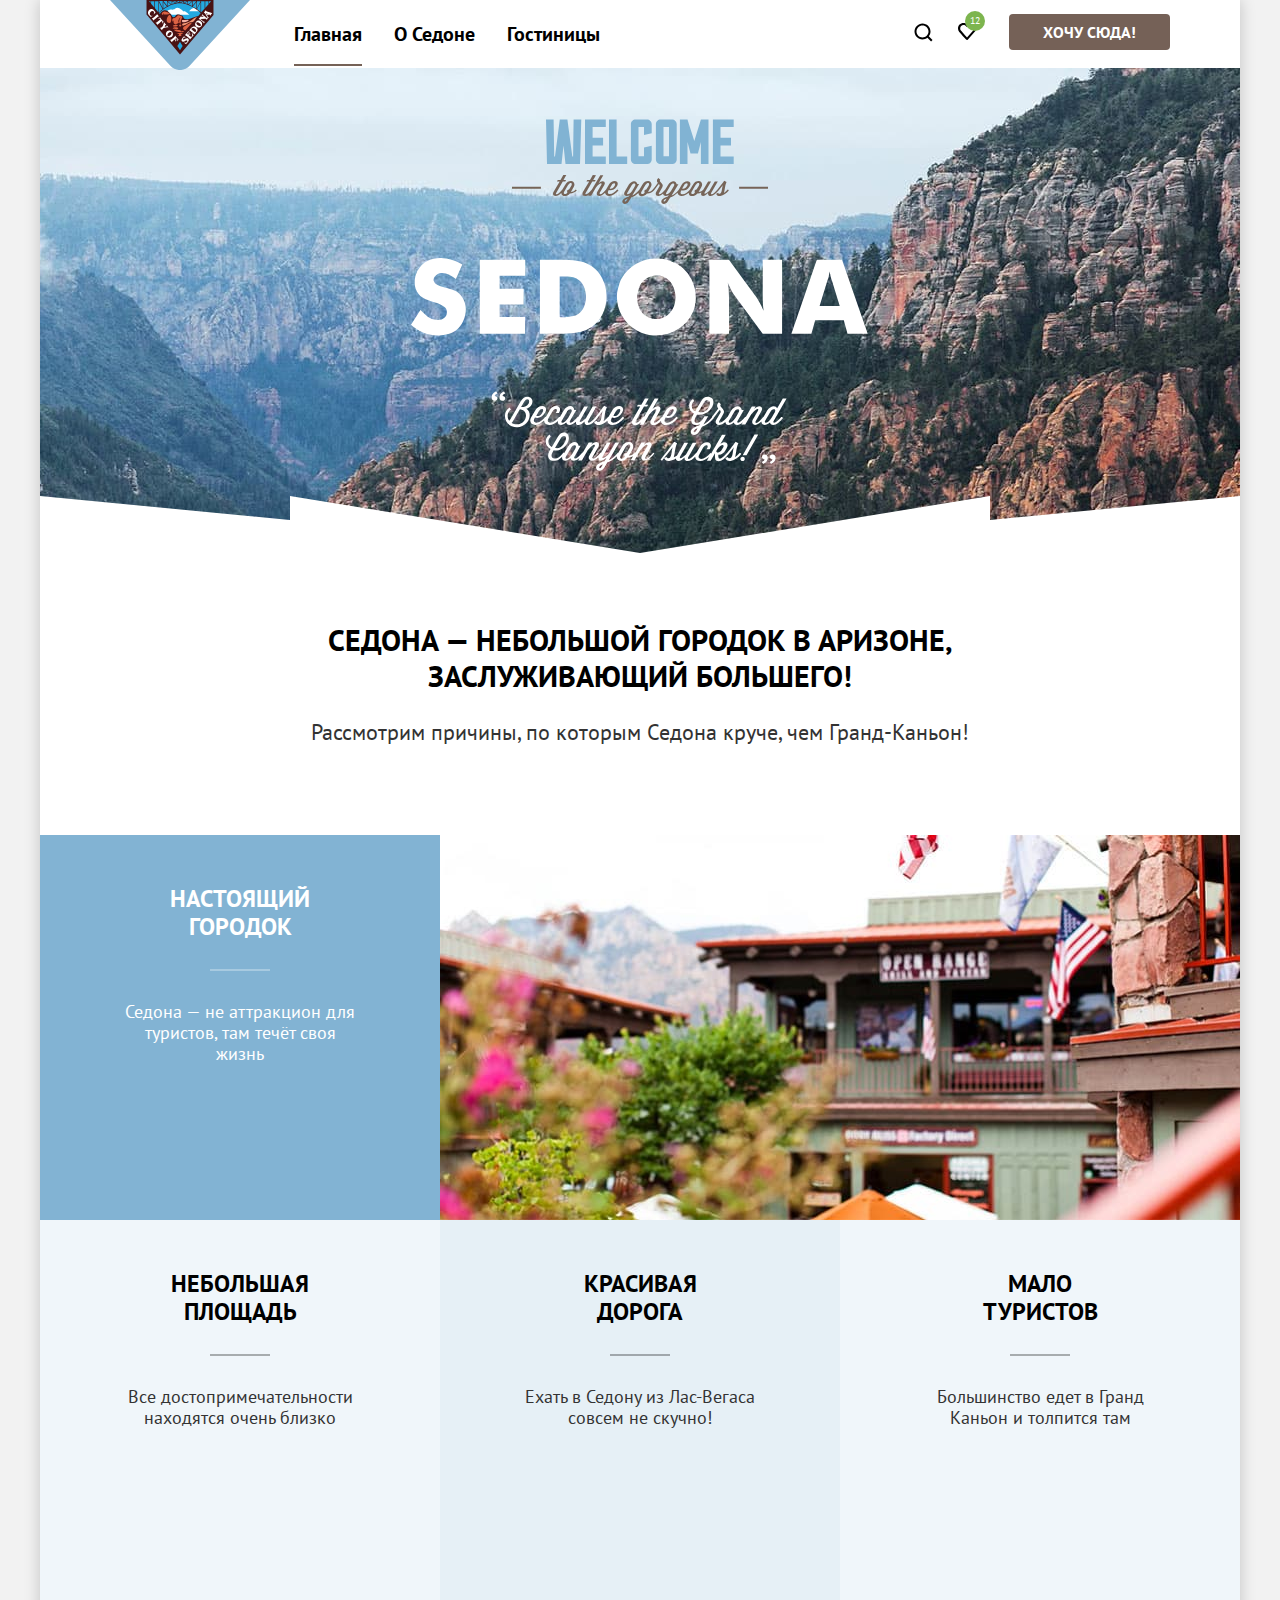
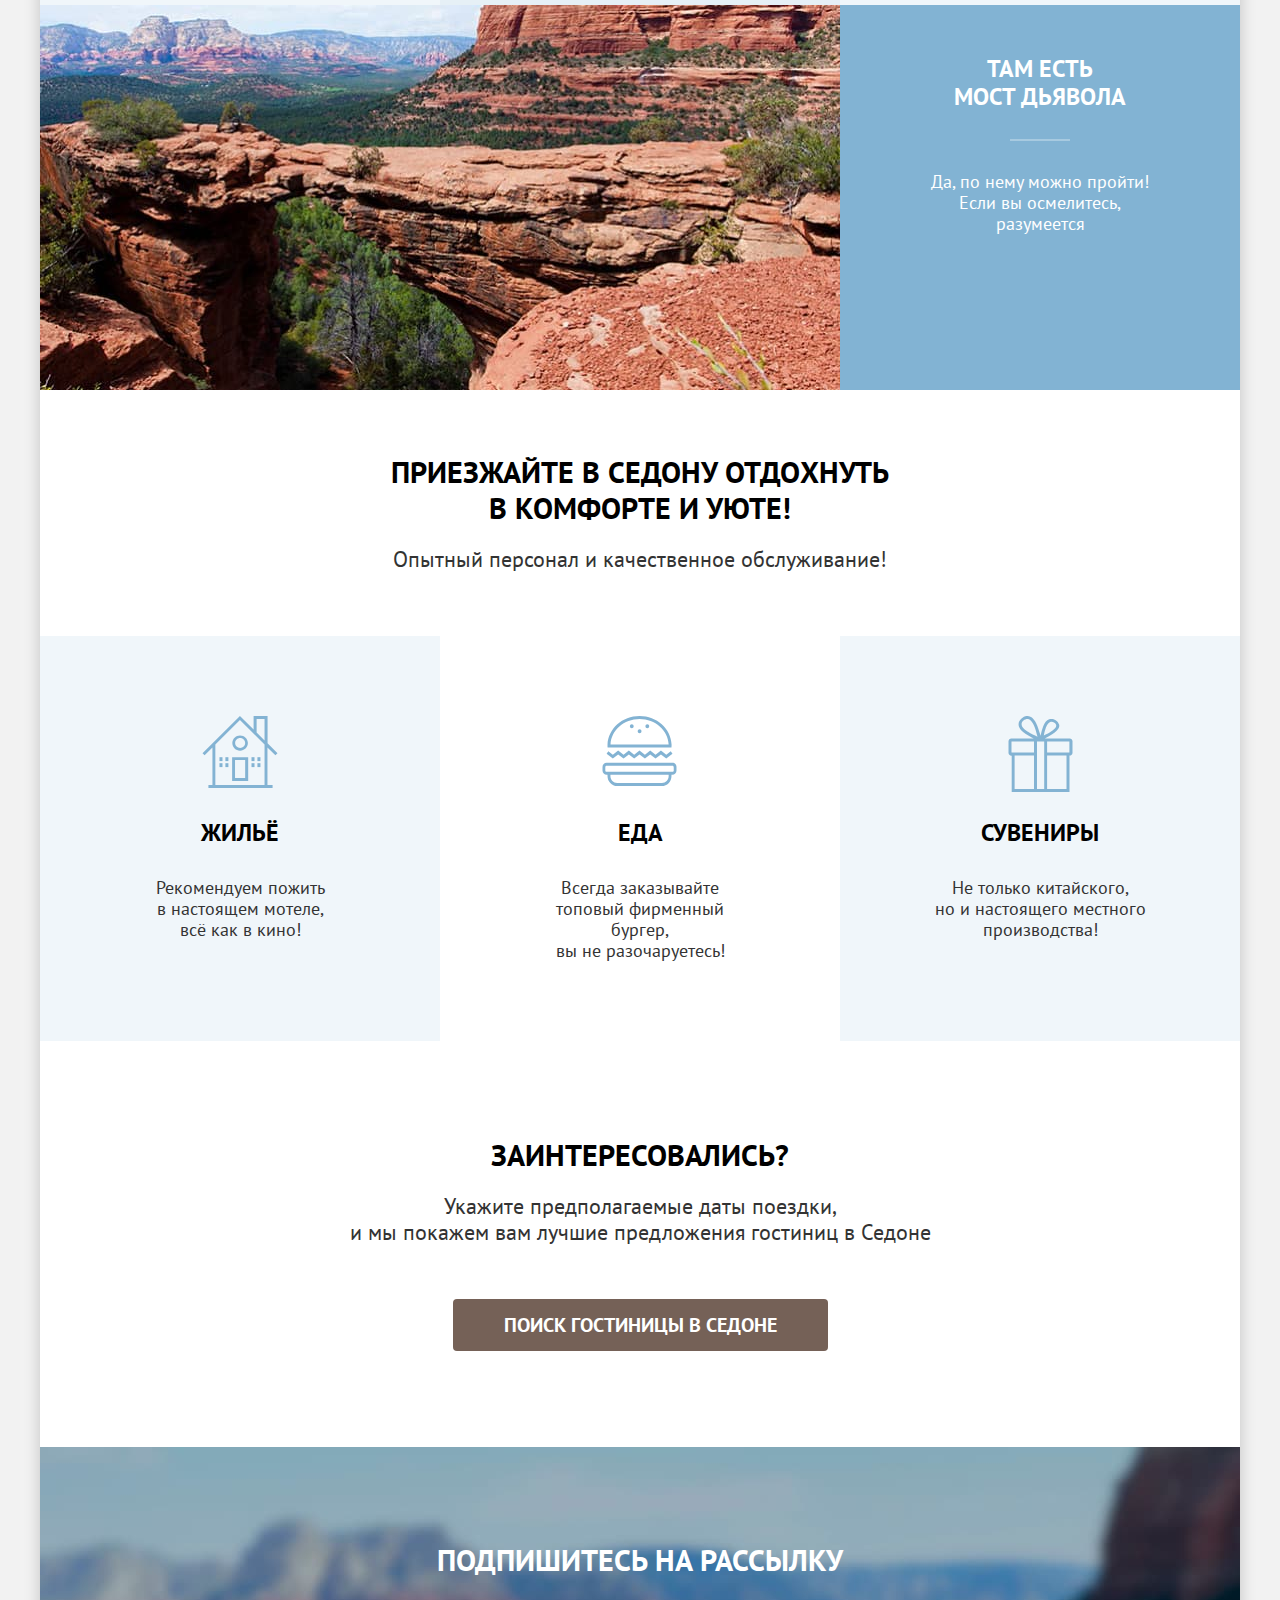
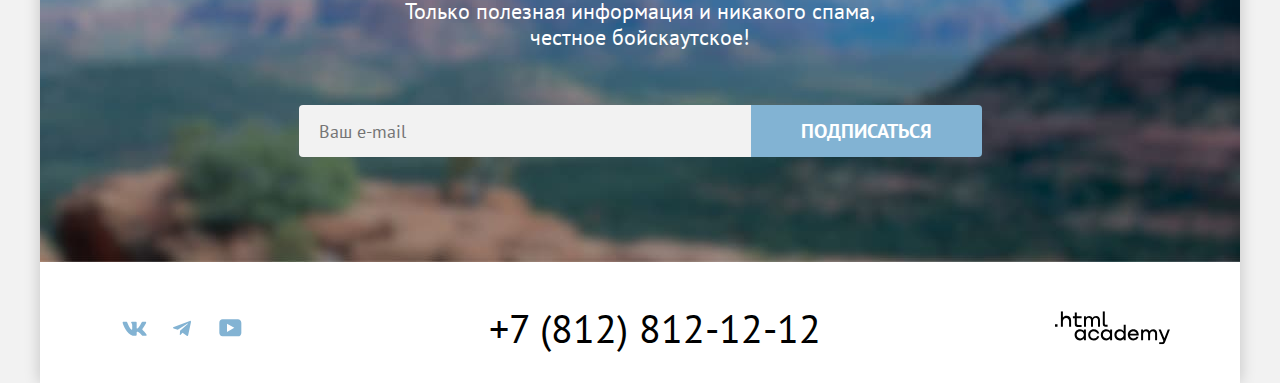
<file: index.html>
<!DOCTYPE html>
<html lang="ru">
  <head>
    <meta charset="utf-8">
    <title>Городок Седона</title>
    <link rel="icon" href="favicon.ico">
    <link rel="icon" type="image/png" href="images/favicon.png">
    <link rel="stylesheet" href="styles/styles.css">
  </head>
  <body>
    <div class="page-container">
      <header class="page-header">
        <a class="header-logo">
          <img class="logo-image" src="images/logo.svg" width="140" height="70" alt="Логотип Седона.">
        </a>
        <nav class="navigation">
          <ul class="navigation-list">
            <li class="navigation-item">
              <a class="navigation-link navigation-link-current">Главная</a>
            </li>
            <li class="navigation-item">
              <a class="navigation-link" href="#">О Седоне</a>
            </li>
            <li class="navigation-item">
              <a class="navigation-link" href="catalog.html">Гостиницы</a>
            </li>
          </ul>
          <ul class="navigation-list navigation-user">
            <li class="navigation-item">
              <button class="navigation-button" type="button">
                <svg class="user-search-icon" aria-hidden="true" focusable="false" width="19" height="19" viewBox="0 0 19 19" xmlns="http://www.w3.org/2000/svg">
                  <path d="M18.5 17.0083L14.8 13.3287C15.8 12.0359 16.5 10.3453 16.5 8.4558C16.5 4.08011 12.9 0.5 8.5 0.5C4.1 0.5 0.5 4.17956 0.5 8.55525C0.5 12.9309 4.1 16.511 8.5 16.511C10.3 16.511 12 15.9144 13.4 14.8204L17.1 18.5L18.5 17.0083ZM8.5 14.5221C5.2 14.5221 2.5 11.837 2.5 8.55525C2.5 5.27348 5.2 2.5884 8.5 2.5884C11.8 2.5884 14.5 5.27348 14.5 8.55525C14.5 11.837 11.8 14.5221 8.5 14.5221Z"/>
                  </svg>
                <span class="visually-hidden">Поиск</span>
              </button>
            </li>
            <li class="navigation-item">
              <a class="navigation-link" href="#">
                <svg class="user-favorites-icon" aria-hidden="true" focusable="false" width="18" height="18" viewBox="0 0 18 18" xmlns="http://www.w3.org/2000/svg">
                  <path d="M8.9 17C8.6 17 8.3 16.9 8.1 16.6C2.7 10.5 1.4 9.1 1.1 8.7C0.4 7.8 0 6.6 0 5.4C0 2.4 2.4 0 5.5 0C6.8 0 8 0.5 9 1.3C10 0.5 11.3 0 12.5 0C15.5 0 18 2.4 18 5.4C18 6.7 17.5 7.9 16.7 8.8L9.7 16.7C9.5 16.9 9.3 17 8.9 17ZM2.9 7.5C3.2 7.9 6.4 11.5 9 14.4L15.2 7.4C15.7 6.9 15.9 6.2 15.9 5.4C15.9 3.6 14.4 2.1 12.6 2.1C11.6 2.1 10.6 2.6 9.9 3.4C9.6 3.7 9.3 3.8 9 3.8C8.7 3.8 8.4 3.6 8.2 3.4C7.5 2.6 6.5 2.1 5.5 2.1C3.7 2.1 2.2 3.6 2.2 5.4C2.1 6.3 2.5 7 2.9 7.5C2.8 7.5 2.8 7.5 2.9 7.5Z"/>
                </svg>
                <span class="favorites-icon-counter">12</span>
                <span class="visually-hidden">Избранное</span>
              </a>
            </li>
            <li class="navigation-item">
              <div class="button-wrapper">
                <a class="button" href="#">Хочу сюда!</a>
              </div>
            </li>
          </ul>
        </nav>
      </header>
      <main class="main-index main-container">
        <section class="hero">
          <h1 class="visually-hidden">Добро пожаловать в велилоколепную Седону</h1>
          <img class="hero-welcome" src="images/hero-text.svg" width="458" height="352" alt="Добро пожаловать в великолепную Седону. Потому что Большой Каньон так себе.">
        </section>
        <section class="advantages">
          <div class="advantages-content-wrapper">
            <h2 class="section-title">Седона — небольшой городок в Аризоне, заслуживающий большего!</h2>
            <p class="section-subtitle">Рассмотрим причины, по которым Седона круче, чем Гранд-Каньон!</p>
          </div>
          <ul class="advantages-list">
            <li class="advantages-item advantages-item-modified">
              <div class="content-columns">
                <h3 class="advantages-item-title">Настоящий городок</h3>
                <p class="advantages-item-subtitle">Седона — не аттракцион для туристов, там течёт своя жизнь</p>
              </div>
              <img class="advantages-image" src="images/sedona-street.jpg" width="800" height="385" alt="Улица Седоны как в вестерне.">
            </li>
            <li class="advantages-item">
              <div class="content-columns">
                <h3 class="advantages-item-title">Небольшая площадь</h3>
                <p class="advantages-item-subtitle">Все достопримечательности находятся очень близко</p>
              </div>
            </li>
            <li class="advantages-item">
              <div class="content-columns">
                <h3 class="advantages-item-title">Красивая<br> дорога</h3>
                <p class="advantages-item-subtitle">Ехать в Седону из Лас-Вегаса совсем не скучно!</p>
              </div>
            </li>
            <li class="advantages-item">
              <div class="content-columns">
                <h3 class="advantages-item-title">Мало<br> туристов</h3>
                <p class="advantages-item-subtitle">Большинство едет в Гранд Каньон и толпится там</p>
              </div>
            </li>
            <li class="advantages-item advantages-item-modified advantages-item-reverse">
              <div class="content-columns">
                <h3 class="advantages-item-title">Там есть<br> мост дьявола</h3>
                <p class="advantages-item-subtitle">Да, по нему можно пройти! Если вы осмелитесь, разумеется</p>
              </div>
              <img class="advantages-image" src="images/devils-bridge.jpg" width="800" height="385" alt="Мост дьявола в каньоне.">
            </li>
          </ul>
        </section>
        <section class="features">
          <div class="features-content-wrapper">
            <h2 class="section-title">Приезжайте в Седону отдохнуть в комфорте и уюте!</h2>
            <p class="section-subtitle">Опытный персонал и качественное обслуживание!</p>
          </div>
          <ul class="features-list">
            <li class="features-item">
              <h3 class="features-item-title">Жильё</h3>
              <p class="features-item-subtitle">Рекомендуем пожить в&nbsp;настоящем мотеле,<br> всё как в кино!</p>
            </li>
            <li class="features-item">
              <h3 class="features-item-title">Еда</h3>
              <p class="features-item-subtitle">Всегда заказывайте<br> топовый фирменный бургер,<br> вы не разочаруетесь!</p>
            </li>
            <li class="features-item">
              <h3 class="features-item-title">Сувениры</h3>
              <p class="features-item-subtitle">Не только китайского, но&nbsp;и&nbsp;настоящего местного производства!</p>
            </li>
          </ul>
        </section>
        <section class="search">
          <h2 class="section-title">Заинтересовались?</h2>
          <p class="section-subtitle">Укажите предполагаемые даты поездки,<br> и&nbsp;мы покажем вам лучшие предложения гостиниц в Седоне</p>
          <button class="button search-button" type="button">Поиск гостиницы в Седоне</button>
        </section>
        <section class="subscription subscription-modified">
          <h2 class="section-title">Подпишитесь на рассылку</h2>
          <p class="section-subtitle">Только полезная информация и никакого спама,<br> честное бойскаутское!</p>
          <form class="subscription-form form-wrapper" action="https://echo.htmlacademy.ru/" method="post">
            <label class="email-control">
              <input class="email-field" placeholder="Ваш e-mail" type="email" name="subscription-email" required>
              <span class="visually-hidden">E-mail</span>
            </label>
            <button class="subscription-button" type="submit">Подписаться</button>
          </form>
        </section>
      </main>
      <footer class="page-footer">
        <ul class="social-list">
          <li class="social-list-item">
            <a class="social-list-link" href="https://vk.com/htmlacademy" target="_blank">
              <svg class="social-list-icon" aria-hidden="true" focusable="false" width="25" height="15" viewBox="0 0 25 15" xmlns="http://www.w3.org/2000/svg">
                <path fill-rule="evenodd" clip-rule="evenodd" d="M24.1164 1.80445C24.2824 1.25845 24.1164 0.856445 23.3214 0.856445H20.6964C20.0284 0.856445 19.7204 1.20345 19.5534 1.58645C19.5534 1.58645 18.2184 4.78245 16.3274 6.85845C15.7154 7.46045 15.4374 7.65145 15.1034 7.65145C14.9364 7.65145 14.6854 7.46045 14.6854 6.91345V1.80445C14.6854 1.14845 14.5014 0.856445 13.9454 0.856445H9.81738C9.40038 0.856445 9.14938 1.16045 9.14938 1.44945C9.14938 2.07045 10.0954 2.21445 10.1924 3.96245V7.76045C10.1924 8.59345 10.0394 8.74444 9.70538 8.74444C8.81538 8.74444 6.65038 5.53345 5.36538 1.85945C5.11638 1.14445 4.86438 0.856445 4.19338 0.856445H1.56638C0.816382 0.856445 0.666382 1.20345 0.666382 1.58645C0.666382 2.26845 1.55638 5.65645 4.81138 10.1374C6.98138 13.1974 10.0364 14.8564 12.8194 14.8564C14.4884 14.8564 14.6944 14.4884 14.6944 13.8534V11.5404C14.6944 10.8034 14.8524 10.6564 15.3814 10.6564C15.7714 10.6564 16.4384 10.8484 17.9964 12.3234C19.7764 14.0724 20.0694 14.8564 21.0714 14.8564H23.6964C24.4464 14.8564 24.8224 14.4884 24.6064 13.7604C24.3684 13.0364 23.5184 11.9854 22.3914 10.7384C21.7794 10.0284 20.8614 9.26345 20.5824 8.88045C20.1934 8.38945 20.3044 8.17044 20.5824 7.73345C20.5824 7.73345 23.7824 3.30745 24.1154 1.80445H24.1164Z"/>
              </svg>
              <span class="visually-hidden">ВКонтакте</span>
            </a>
          </li>
          <li class="social-list-item">
            <a class="social-list-link" href="https://t.me/htmlacademy" target="_blank">
              <svg class="social-list-icon" aria-hidden="true" focusable="false" width="18" height="16" viewBox="0 0 18 16" xmlns="http://www.w3.org/2000/svg">
                <path d="M16.785 0.955705L0.840489 7.1042C-0.247661 7.54126 -0.241365 8.14828 0.640845 8.41897L4.73445 9.69597L14.2058 3.72014C14.6537 3.44766 15.0629 3.59424 14.7265 3.89281L7.05283 10.8183H7.05103L7.05283 10.8192L6.77045 15.0387C7.18413 15.0387 7.36669 14.8489 7.59871 14.625L9.58705 12.6915L13.7229 15.7464C14.4855 16.1664 15.0332 15.9506 15.2229 15.0405L17.9379 2.2453C18.2158 1.13107 17.5126 0.626562 16.785 0.955705Z"/>
              </svg>
              <span class="visually-hidden">Телеграмм</span>
            </a>
          </li>
          <li class="social-list-item">
            <a class="social-list-link" href="https://www.youtube.com/user/htmlacademyru" target="_blank">
              <svg  class="social-list-icon" aria-hidden="true" focusable="false" width="23" height="18" viewBox="0 0 23 18" xmlns="http://www.w3.org/2000/svg">
                <path d="M18.9402 0.356445H3.50738C1.64668 0.356445 0.333252 1.9502 0.333252 3.75645V13.8502C0.333252 15.7627 1.64668 17.3564 3.50738 17.3564H19.1591C20.8009 17.3564 22.3333 15.7627 22.3333 13.9564V3.75645C22.1143 1.9502 20.8009 0.356445 18.9402 0.356445ZM7.99494 12.8939V4.81894L15.3283 8.85645L7.99494 12.8939Z"/>
              </svg>
              <span class="visually-hidden">YouTube</span>
            </a>
          </li>
        </ul>
        <a class="footer-telephone-link" href="tel:+78128121212">+7 (812) 812-12-12</a>
        <a class="footer-logo" href="https://htmlacademy.ru/" target="_blank">
          <svg class="footer-logo-icon" width="115" height="34" viewBox="0 0 115 34" xmlns="http://www.w3.org/2000/svg">
            <g clip-path="url(#clip0_33515_1190)">
            <path d="M0 13.2564V15.8564H2.5V13.2564H0Z"/>
            <path d="M11.6 4.85645C10 4.85645 8.8 5.55645 8 6.55645H7.9V0.356445H5.9V15.8564H7.9V10.5564C7.9 8.45645 9.2 6.95645 11.2 6.95645C13 6.95645 14.1 8.35645 14.1 10.1564V15.8564H16.1V9.75644C16.2 6.75644 14.3 4.85645 11.6 4.85645Z"/>
            <path d="M26.6 5.15645H21.8V1.45645H19.8V5.25645H17.9V7.25645H19.8V13.2564C19.8 14.9564 20.8 15.9564 22.5 15.9564H26.6V13.9564H22.9C22.2 13.9564 21.8 13.5564 21.8 12.8564V7.15645H26.6V5.15645Z"/>
            <path d="M41.1 4.95645C39.5 4.95645 38.2 5.75645 37.6 7.05645H37.5C36.9 5.85645 35.7 4.95645 34.1 4.95645C32.7 4.95645 31.6 5.75645 31 6.75645H30.9V5.15645H29V15.7564H31V10.3564C31 8.35645 32 6.85645 33.6 6.85645C35.1 6.85645 36 7.85645 36 9.45645V15.7564H38V10.1564C38 7.75645 39.4 6.85645 40.6 6.85645C42.1 6.85645 43 7.85645 43 9.45645V15.7564H45V9.25644C45.1 6.75644 43.6 4.95645 41.1 4.95645Z"/>
            <path d="M47.8 13.0564C47.8 14.7564 48.8 15.7564 50.6 15.7564H52.6V13.7564H50.9C50.2 13.7564 49.8 13.3564 49.8 12.6564V0.356445H47.8V13.0564Z"/>
            <path d="M28.9 20.0564C28 18.9564 26.7 18.2564 25 18.2564C21.9 18.2564 19.6 20.5564 19.6 23.8564C19.6 27.1564 21.9 29.4564 25 29.4564C26.8 29.4564 28 28.6564 28.8 27.5564H28.9V29.1564H30.9V18.5564H28.9V20.0564ZM25.3 27.4564C23.1 27.4564 21.7 25.8564 21.7 23.8564C21.7 21.8564 23.1 20.2564 25.3 20.2564C27.5 20.2564 28.9 21.8564 28.9 23.8564C28.9 25.7564 27.5 27.4564 25.3 27.4564Z"/>
            <path d="M44.2 22.3564C43.7 19.9564 41.6 18.2564 38.8 18.2564C35.4 18.2564 33.2 20.7564 33.2 23.8564C33.2 26.9564 35.4 29.4564 38.8 29.4564C41.6 29.4564 43.7 27.6564 44.2 25.2564H42.1C41.7 26.5564 40.4 27.5564 38.8 27.5564C36.6 27.5564 35.2 25.9564 35.2 23.9564C35.2 21.9564 36.6 20.3564 38.8 20.3564C40.4 20.3564 41.6 21.3564 42.1 22.5564H44.2V22.3564Z"/>
            <path d="M55.1 20.0564C54.2 18.9564 52.9 18.2564 51.2 18.2564C48.1 18.2564 45.8 20.5564 45.8 23.8564C45.8 27.1564 48.1 29.4564 51.2 29.4564C53 29.4564 54.2 28.6564 55 27.5564H55.1V29.1564H57.1V18.5564H55.1V20.0564ZM51.5 27.4564C49.3 27.4564 47.9 25.8564 47.9 23.8564C47.9 21.8564 49.3 20.2564 51.5 20.2564C53.7 20.2564 55.1 21.8564 55.1 23.8564C55.1 25.7564 53.6 27.4564 51.5 27.4564Z"/>
            <path d="M68.7 20.1564C67.8 19.0564 66.5 18.2564 64.8 18.2564C61.7 18.2564 59.4 20.5564 59.4 23.8564C59.4 27.1564 61.6 29.4564 64.8 29.4564C66.5 29.4564 67.8 28.6564 68.6 27.6564H68.7V29.1564H70.7V13.7564H68.7V20.1564ZM65.1 27.4564C62.9 27.4564 61.5 25.8564 61.5 23.8564C61.5 21.8564 62.9 20.2564 65.1 20.2564C67.3 20.2564 68.7 21.8564 68.7 23.8564C68.6 25.8564 67.2 27.4564 65.1 27.4564Z"/>
            <path d="M78.3 18.2564C75 18.2564 72.8 20.7564 72.8 23.8564C72.8 26.8564 74.9 29.4564 78.3 29.4564C80.8 29.4564 82.8 28.1564 83.5 25.8564H81.4C80.9 26.8564 79.8 27.4564 78.4 27.4564C76.5 27.4564 75.1 26.1564 75 24.5564H83.8C84 20.9564 81.8 18.2564 78.3 18.2564ZM78.3 20.1564C80 20.1564 81.3 21.1564 81.6 22.7564H75.1C75.4 21.2564 76.6 20.1564 78.3 20.1564Z"/>
            <path d="M98.2 18.2564C96.6 18.2564 95.3 19.0564 94.6 20.2564H94.5C93.9 19.0564 92.7 18.2564 91.1 18.2564C89.7 18.2564 88.6 18.9564 88 20.0564V18.5564H86.1V29.1564H88.1V23.7564C88.1 21.7564 89.1 20.3564 90.7 20.2564C92.2 20.2564 93.1 21.2564 93.1 22.8564V29.1564H95.1V23.5564C95.1 21.1564 96.5 20.2564 97.7 20.2564C99.2 20.2564 100.1 21.2564 100.1 22.8564V29.1564H102.1V22.6564C102.2 20.0564 100.7 18.2564 98.2 18.2564Z"/>
            <path d="M109.4 27.3564L105.8 18.4564H103.6L108.4 30.0564C108.1 30.9564 107.7 31.2564 106.7 31.2564H104.2V33.2564H106.7C108.5 33.2564 109.5 32.4564 110.2 30.6564L114.9 18.4564H112.8L109.4 27.3564Z"/>
            </g>
            <defs>
            <clipPath id="clip0_33515_1190">
            <rect width="115" height="33" fill="white" transform="translate(0 0.356445)"/>
            </clipPath>
            </defs>
            </svg>
          <span class="visually-hidden">Логотип HTML Академии</span>
        </a>
      </footer>
    </div>
    <div class="modal-container modal-container-off">
      <div class="modal modal-search">
        <button class="modal-close-button" type="button">
          <span class="visually-hidden">Закрыть</span>
        </button>
        <section class="modal-content">
          <h2 class="modal-title">Поиск гостиницы в Седоне</h2>
        </section>
        <form class="search-form" action="https://echo.htmlacademy.ru/" method="post">
          <label class="search-control search-control-date">
            <span class="search-control-text-date">Дата Заезда:</span>
            <input type="text" class="search-form-field" name="arrival-date" value="27 апреля 2020" placeholder="Укажите дату" required>
            <span class="search-control-tip search-control-tip-error">Мы не можем отправить вас в прошлое.</span>
          </label>
          <label class="search-control search-control-date">
            <span class="search-control-text-date">Дата Выезда:</span>
            <input type="text" class="search-form-field" name="departure-date" value="1 сентября 2023" placeholder="Укажите дату" required>
            <span class="search-control-tip">На эти даты есть свободные номера. Пока есть.</span>
          </label>
          <div class="search-control-wrapper">
            <div class="search-control search-control-person">
              <label class="search-control-text-adult" for="adult-qty-field">Взрослые:</label>
              <input type="number" class="search-form-field" id="adult-qty-field" name="adult-qty" value="2" min="0" max="10" required>
              <button class="qty-button qty-button-less" type="button">
                <svg class="qty-button-icon" width="14" height="2" viewBox="0 0 14 2" xmlns="http://www.w3.org/2000/svg">
                  <path d="M0 0L0 2L14 2V0L0 0Z"/>
                </svg>
                <span class="visually-hidden">Уменьшить количество</span>
              </button>
              <button class="qty-button qty-button-more" type="button">
                <svg class="qty-button-icon" width="14" height="14" viewBox="0 0 14 14" xmlns="http://www.w3.org/2000/svg">
                  <path d="M14 6H8V0H6V6H0V8H6V14H8V8H14V6Z"/>
                </svg>
                <span class="visually-hidden">Увеличить количество</span>
              </button>
            </div>
            <div class="search-control search-control-person">
              <p class="label-tooltip-wrapper">
                <label class="search-control-text-children" for="children-qty-field">Дети:</label>
                <span class="tooltip">
                  <button class="tooltip-toggle" type="button" aria-labelledby="tooltip-label-person"></button>
                  <span class="tooltip-text" role="tooltip" id="tooltip-label-person">
                    Укажите количество детей, которые будут с вами, возраст которых от 6 до 18 лет. Дети до 6 лет размещаются бесплатно.
                  </span>
                </span>
              </p>
              <input type="number" class="search-form-field" id="children-qty-field" name="children-qty" value="2" min="0" max="10">
              <button class="qty-button qty-button-less" type="button">
                <svg class="qty-button-icon" width="14" height="2" viewBox="0 0 14 2" xmlns="http://www.w3.org/2000/svg">
                  <path d="M0 0L0 2L14 2V0L0 0Z"/>
                </svg>
                <span class="visually-hidden">Уменьшить количество</span>
              </button>
              <button class="qty-button qty-button-more" type="button">
                <svg class="qty-button-icon" width="14" height="14" viewBox="0 0 14 14" xmlns="http://www.w3.org/2000/svg">
                  <path d="M14 6H8V0H6V6H0V8H6V14H8V8H14V6Z"/>
                </svg>
                <span class="visually-hidden">Увеличить количество</span>
              </button>
            </div>
          </div>
          <button class="modal-search-button" type="submit">Найти</button>
        </form>
      </div>
    </div>
  </body>
</html>
</file>
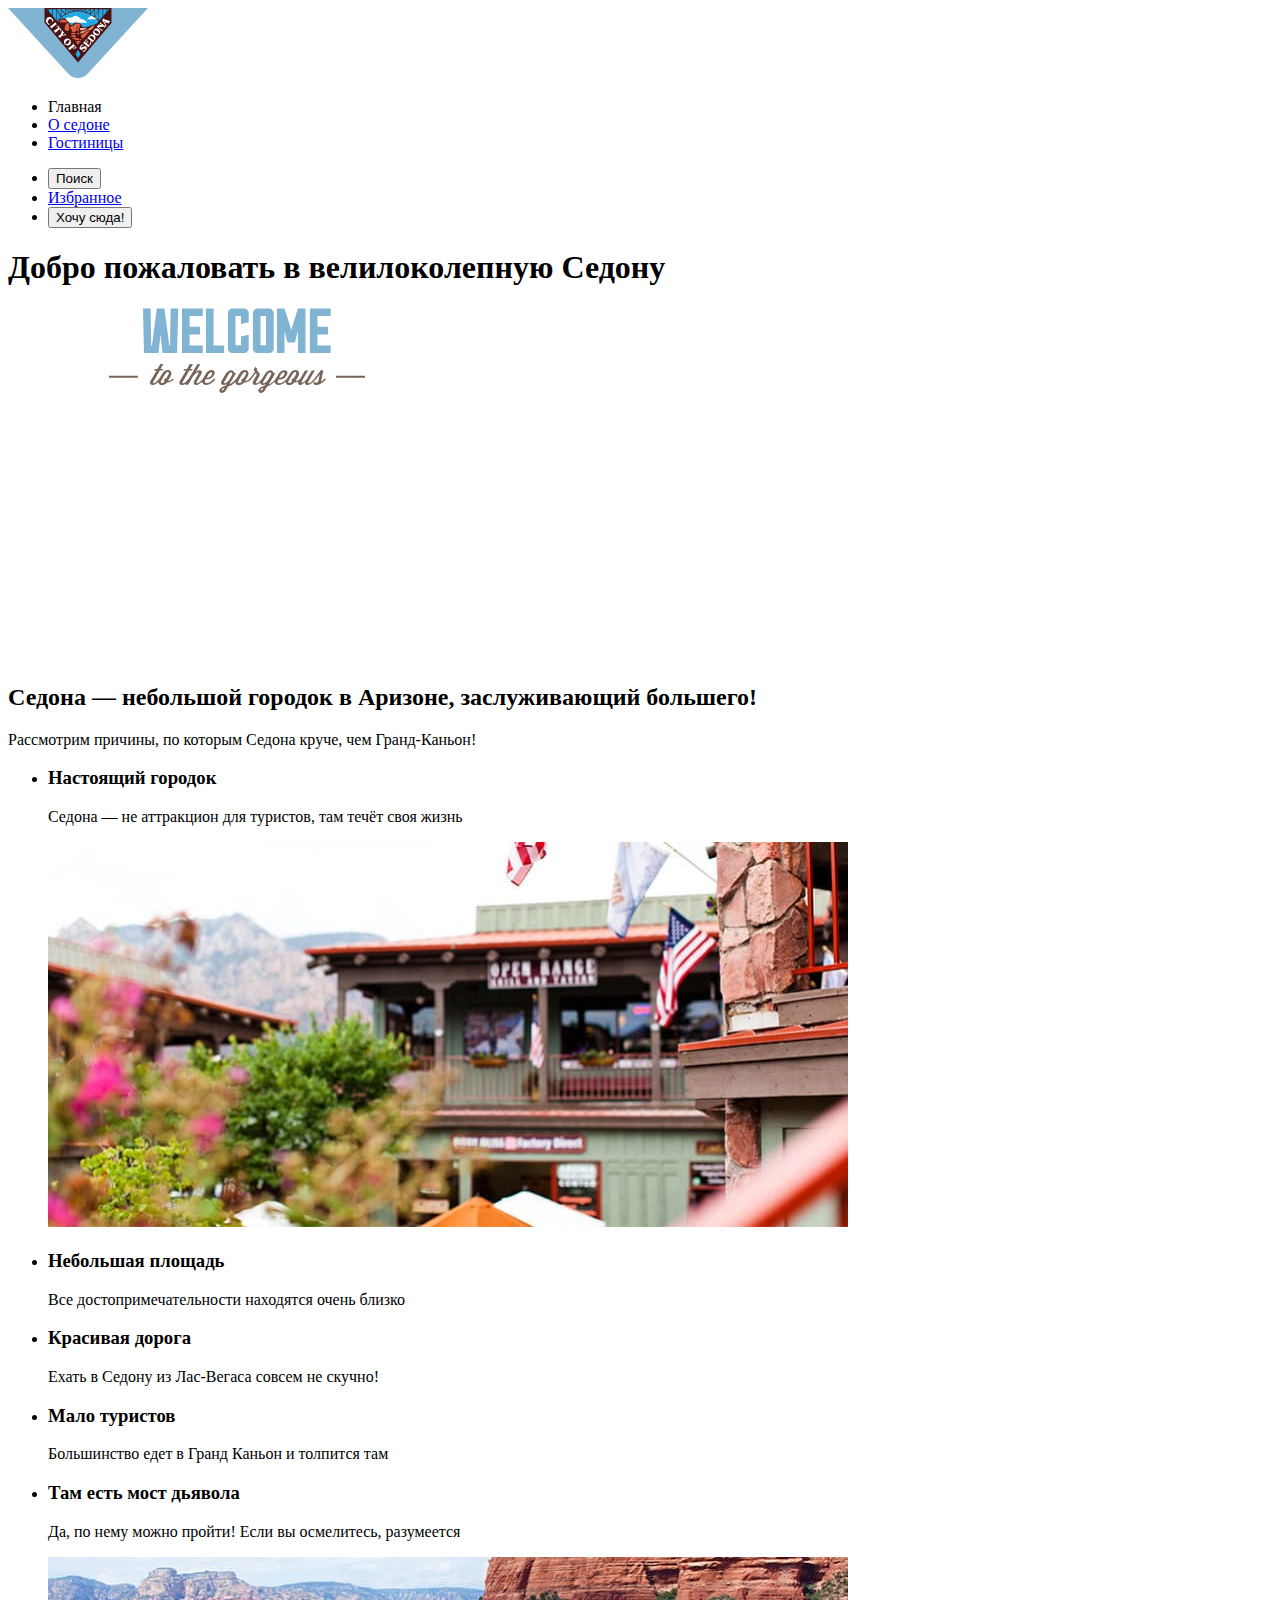
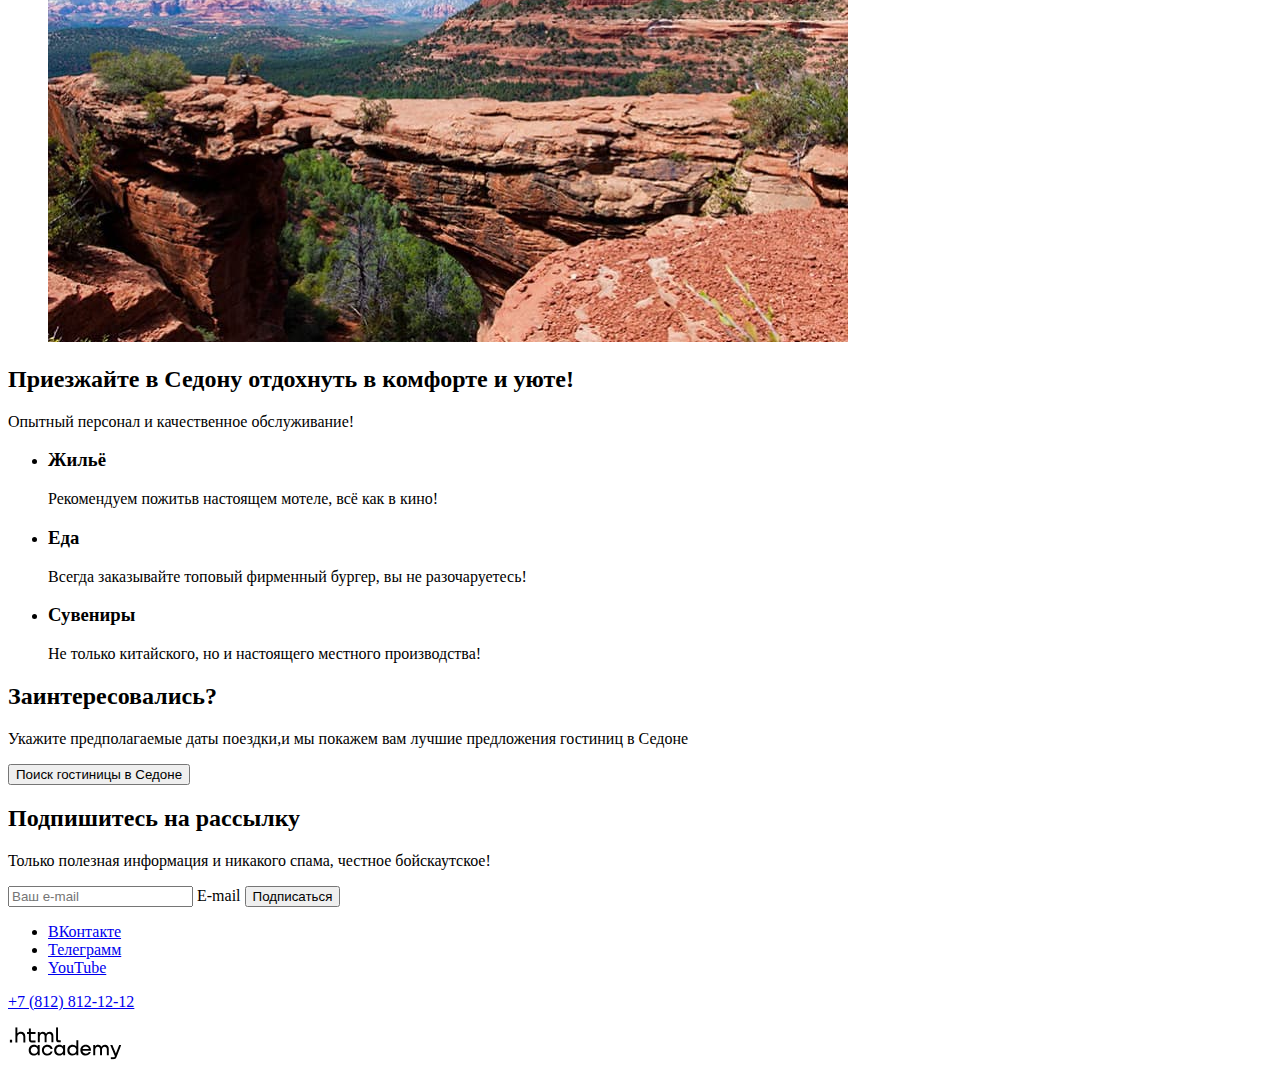
<file: 3/index.html>
<!DOCTYPE html>
<html lang="ru">
  <head>
    <meta charset="utf-8">
    <title>Городок Седона</title>
    <base href="https://htmlacademy-htmlcss.github.io/2138391-sedona-37/3/">
</head>
  <body>
    <header class="page-header">
      <a class="header-logo">
        <img src="images/logo.svg" width="140" height="70" alt="Логотип Седона.">
      </a>
      <nav class="navigation">
        <ul class="navigation-list">
          <li class="navigation-item">
            <a class="navigation-link navigation-link-current">Главная</a>
          </li>
          <li class="navigation-item">
            <a class="navigation-link" href="#">О седоне</a>
          </li>
          <li class="navigation-item">
            <a class="navigation-link" href="catalog.html">Гостиницы</a>
          </li>
        </ul>
        <ul class="navigation-list navigation-user">
          <li class="navigation-item">
            <button class="navigation-button" type="button">
              <span class="visually-hidden">Поиск</span>
            </button>
          </li>
          <li class="navigation-item">
            <a class="navigation-link" href="#">
              <span class="visually-hidden">Избранное</span>
            </a>
          </li>
          <li class="navigation-item">
            <button class="button" type="button">Хочу сюда!</button>
          </li>
        </ul>
      </nav>
    </header>
    <main class="main-index">
      <section class="hero">
        <h1 class="visually-hidden">Добро пожаловать в велилоколепную Седону</h1>
        <img class="hero-welcome" src="images/hero-text.svg" width="458" height="352" alt="Добро пожаловать в великолепную Седону. Потому что Большой Каньон так себе.">
      </section>
      <section class="advantages">
        <h2 class="section-title">Седона — небольшой городок в Аризоне, заслуживающий большего!</h2>
        <p class="section-subtitle">Рассмотрим причины, по которым Седона круче, чем Гранд-Каньон!</p>
        <ul class="advantages-list">
          <li class="advantages-item advantages-item-modified">
            <h3>Настоящий городок</h3>
            <p>Седона — не аттракцион для туристов, там течёт своя жизнь</p>
            <img src="images/sedona-street.jpg" width="800" height="385" alt="Улица Седоны как в вестерне.">
          </li>
          <li class="advantages-item">
            <h3>Небольшая площадь</h3>
            <p>Все достопримечательности находятся очень близко</p>
          </li>
          <li class="advantages-item advantages-item-current">
            <h3>Красивая дорога</h3>
            <p>Ехать в Седону из Лас-Вегаса совсем не скучно!</p>
          </li>
          <li class="advantages-item">
            <h3>Мало туристов</h3>
            <p>Большинство едет в Гранд Каньон и толпится там</p>
          </li>
          <li class="advantages-item advantages-item-modified">
            <h3>Там есть мост дьявола</h3>
            <p>Да, по нему можно пройти! Если вы осмелитесь, разумеется</p>
            <img src="images/devils-bridge.jpg" width="800" height="385" alt="Мост дьявола в каньоне.">
          </li>
        </ul>
      </section>
      <section class="features">
        <h2 class="section-title">Приезжайте в Седону отдохнуть в комфорте и уюте!</h2>
        <p class="section-subtitle">Опытный персонал и качественное обслуживание!</p>
        <ul class="features-list">
          <li class="features-item">
            <h3>Жильё</h3>
            <p>Рекомендуем пожитьв настоящем мотеле, всё как в кино!</p>
          </li>
          <li class="features-item features-item-current">
            <h3>Еда</h3>
            <p>Всегда заказывайте топовый фирменный бургер, вы не разочаруетесь!</p>
          </li>
          <li class="features-item">
            <h3>Сувениры</h3>
            <p>Не только китайского, но и настоящего местного производства!</p>
          </li>
        </ul>
      </section>
      <section class="search">
        <h2 class="section-title">Заинтересовались?</h2>
        <p class="section-subtitle">Укажите предполагаемые даты поездки,и мы покажем вам лучшие предложения гостиниц в Седоне</p>
        <button class="button" type="button">Поиск гостиницы в Седоне</button>
      </section>
      <section class="subscription">
        <h2 class="section-title section-title-light">Подпишитесь на рассылку</h2>
        <p class="section-subtitle section-subtitle-light">Только полезная информация и никакого спама, честное бойскаутское!</p>
        <form class="subscription-form" action="https://echo.htmlacademy.ru/" method="post">
          <label class="visually-hidden">
            <input class="email-field" placeholder="Ваш e-mail" type="email" name="subscription-email" required>
            E-mail
          </label>
          <button class="subscription-button" type="submit">Подписаться</button>
        </form>
      </section>
    </main>
    <footer class="page-footer">
      <ul class="social-list">
        <li class="social-list-item">
          <a class="button" href="https://vk.com/htmlacademy" target="_blank">
            <span class="visually-hidden">ВКонтакте</span>
          </a>
        </li>
        <li class="social-list-item">
          <a class="button" href="https://t.me/htmlacademy" target="_blank">
            <span class="visually-hidden">Телеграмм</span>
          </a>
        </li>
        <li class="social-list-item">
          <a class="button" href="https://www.youtube.com/user/htmlacademyru" target="_blank">
            <span class="visually-hidden">YouTube</span>
          </a>
        </li>
      </ul>
      <p class="footer-telephone">
        <a class="footer-telephone-link" href="tel:+78128121212">+7 (812) 812-12-12</a>
      </p>
      <p class="footer-logo">
        <a class="footer-logo" href="https://htmlacademy.ru/" target="_blank">
          <img src="images/academy-logo.svg" width="115" height="33" alt="Логотип Академии.">
        </a>
      </p>
    </footer>
  </body>
</html>
</file>
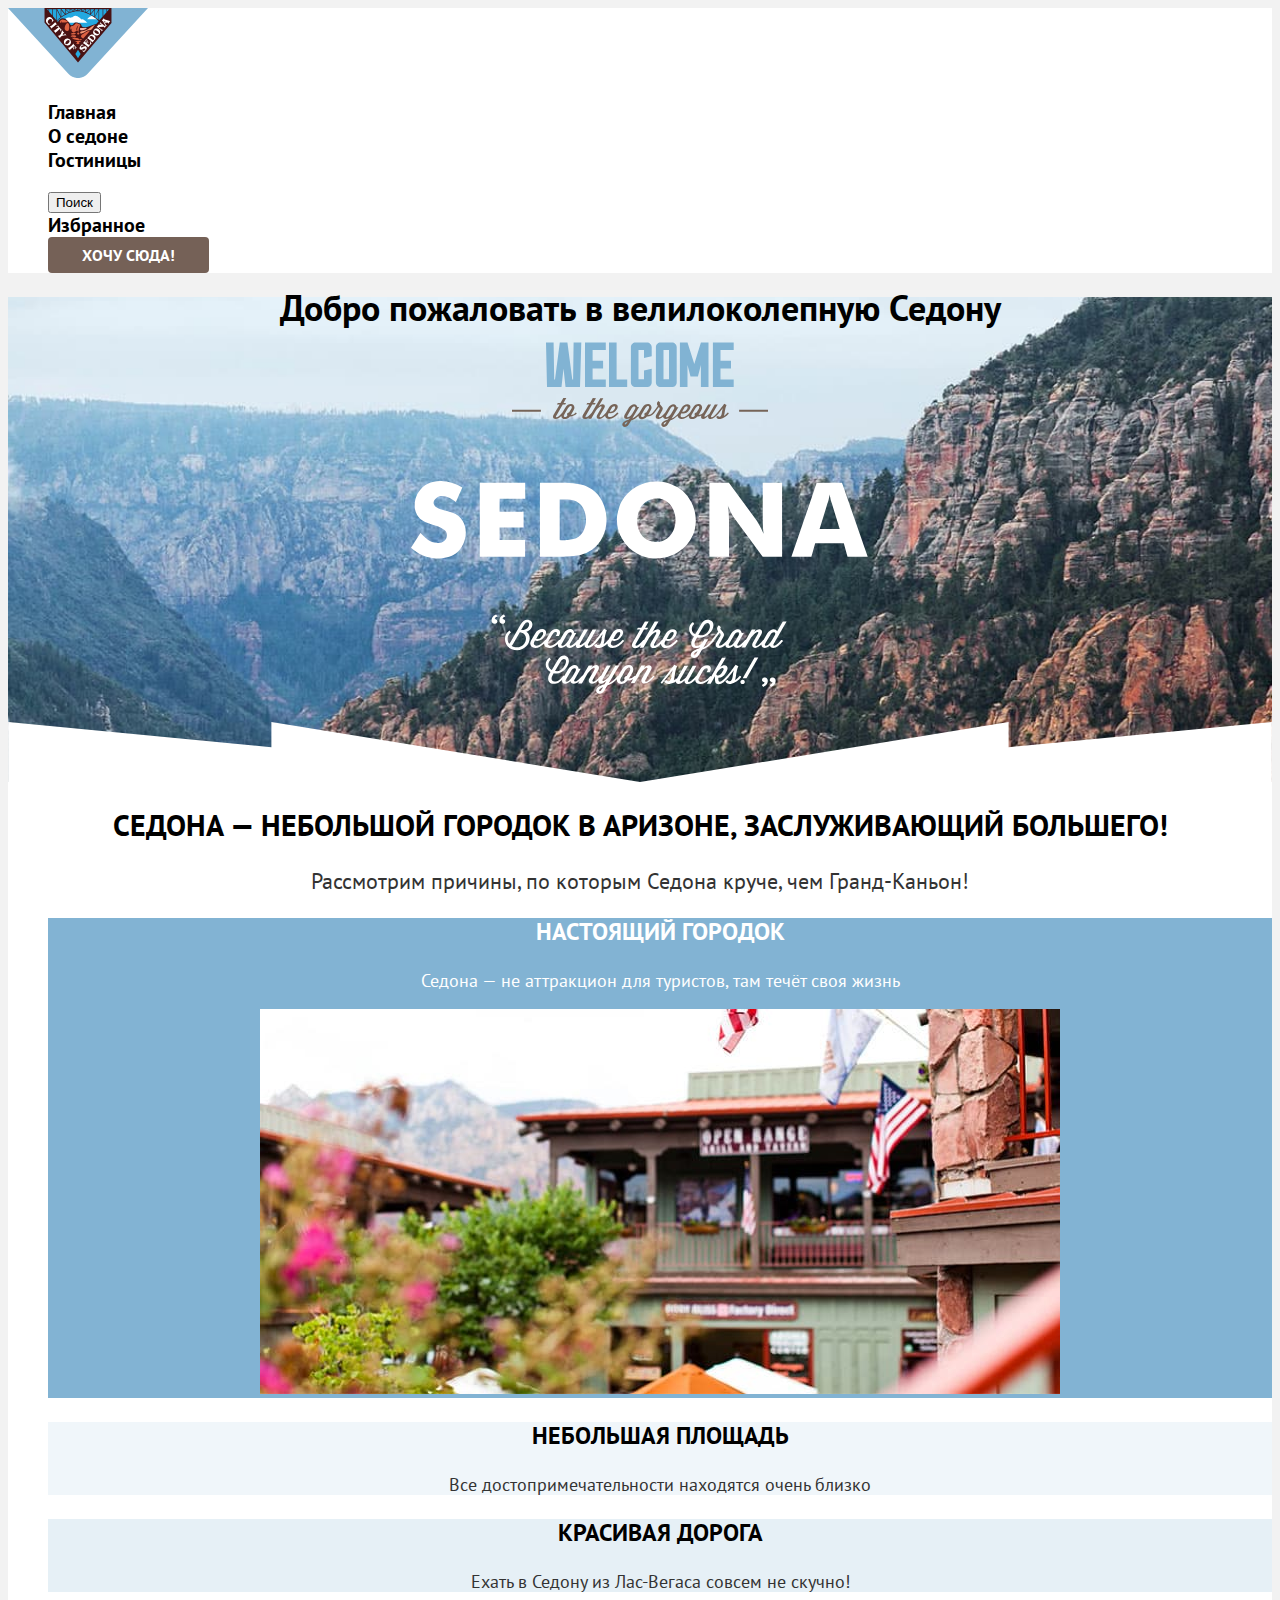
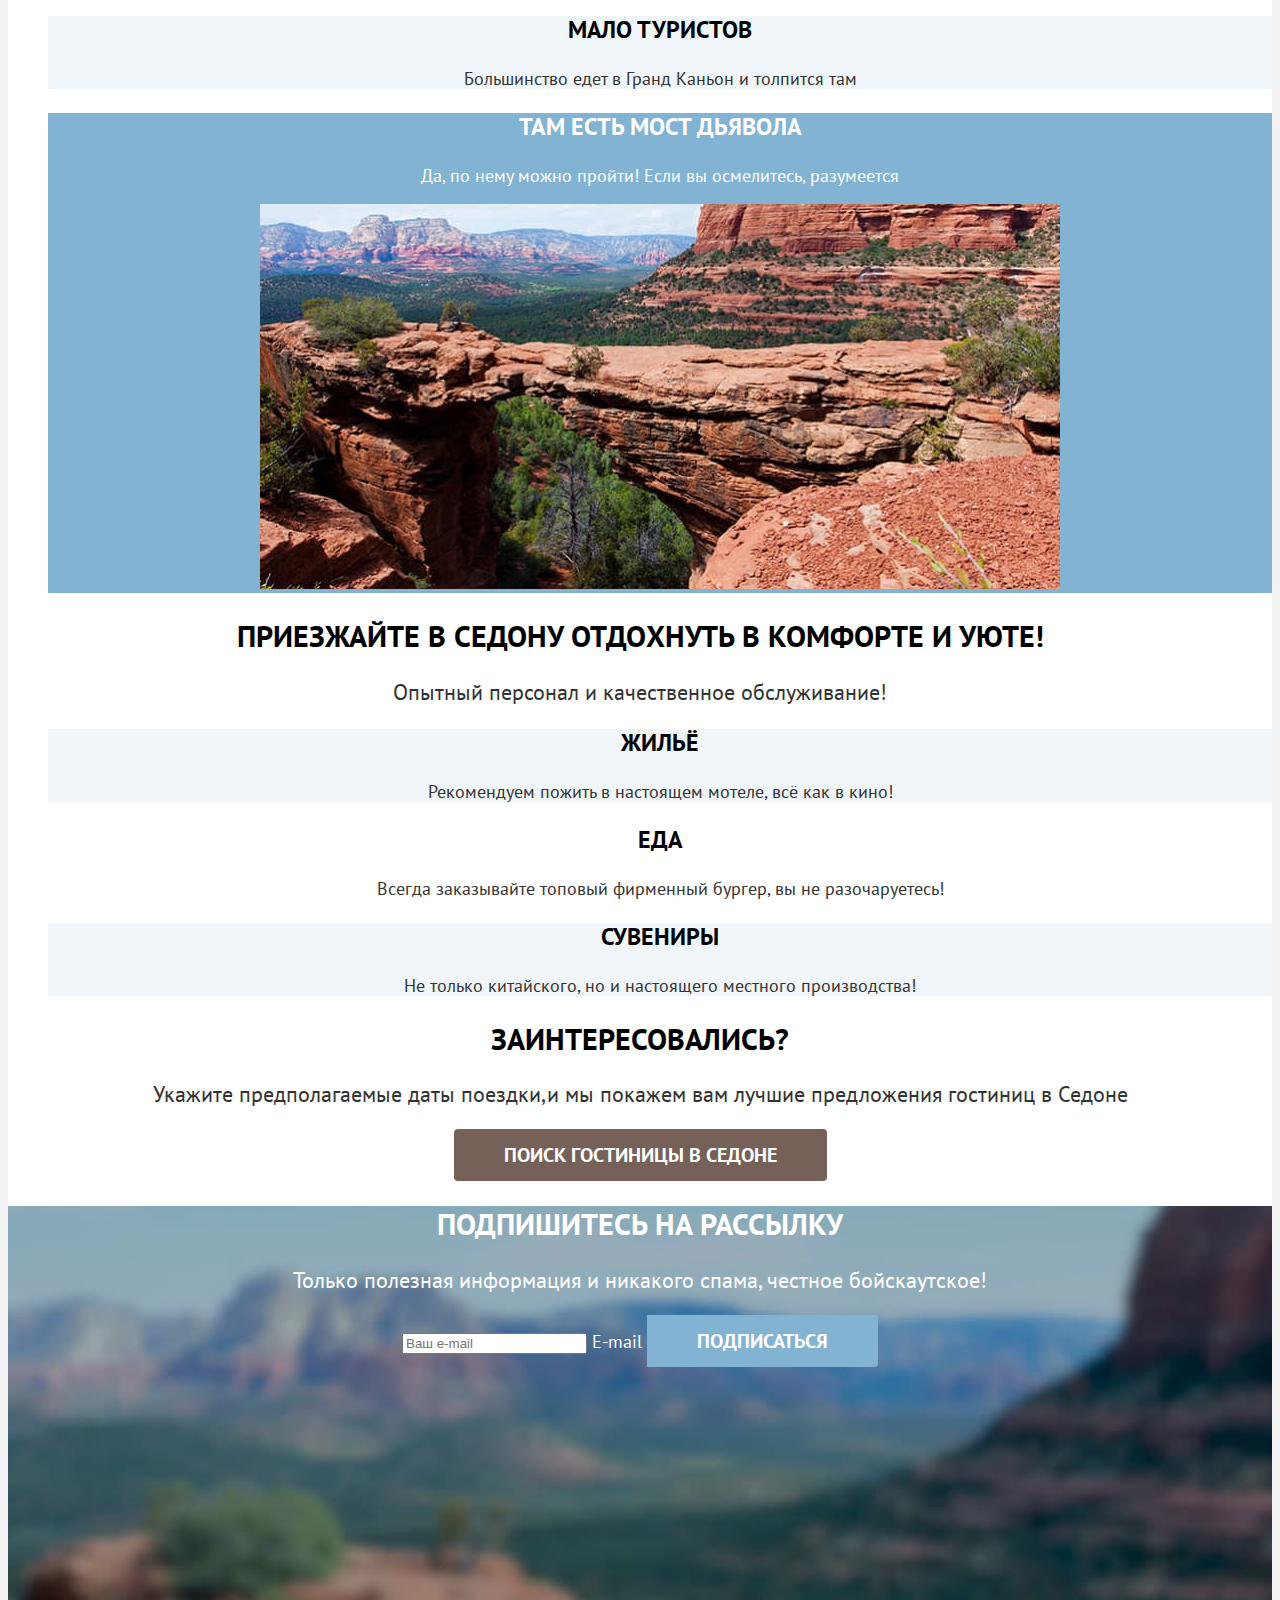
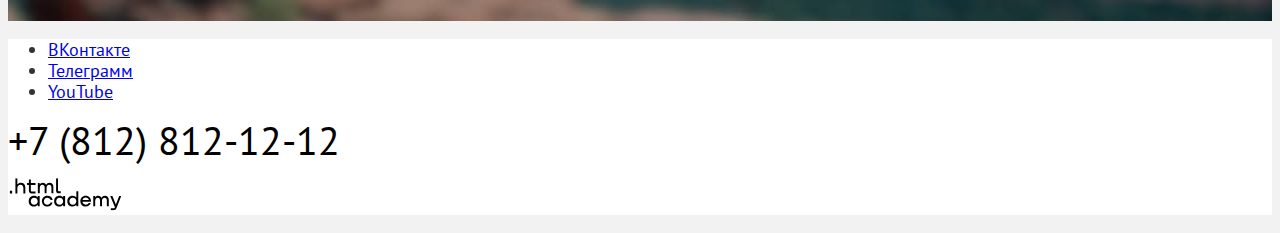
<file: 4/index.html>
<!DOCTYPE html>
<html lang="ru">
  <head>
    <meta charset="utf-8">
    <title>Городок Седона</title>
    <link rel="stylesheet" href="styles/styles.css">
    <base href="https://htmlacademy-htmlcss.github.io/2138391-sedona-37/4/">
</head>
  <body>
    <header class="page-header">
      <a class="header-logo">
        <img src="images/logo.svg" width="140" height="70" alt="Логотип Седона.">
      </a>
      <nav class="navigation">
        <ul class="navigation-list">
          <li class="navigation-item">
            <a class="navigation-link navigation-link-current">Главная</a>
          </li>
          <li class="navigation-item">
            <a class="navigation-link" href="#">О седоне</a>
          </li>
          <li class="navigation-item">
            <a class="navigation-link" href="catalog.html">Гостиницы</a>
          </li>
        </ul>
        <ul class="navigation-list navigation-user">
          <li class="navigation-item">
            <button class="navigation-button" type="button">
              <span class="visually-hidden">Поиск</span>
            </button>
          </li>
          <li class="navigation-item">
            <a class="navigation-link" href="#">
              <span class="visually-hidden">Избранное</span>
            </a>
          </li>
          <li class="navigation-item">
            <button class="button" type="button">Хочу сюда!</button>
          </li>
        </ul>
      </nav>
    </header>
    <main class="main-index">
      <section class="hero">
        <h1 class="visually-hidden">Добро пожаловать в велилоколепную Седону</h1>
        <img class="hero-welcome" src="images/hero-text.svg" width="458" height="352" alt="Добро пожаловать в великолепную Седону. Потому что Большой Каньон так себе.">
      </section>
      <section class="advantages">
        <h2 class="section-title">Седона — небольшой городок в Аризоне, заслуживающий большего!</h2>
        <p class="section-subtitle">Рассмотрим причины, по которым Седона круче, чем Гранд-Каньон!</p>
        <ul class="advantages-list">
          <li class="advantages-item advantages-item-modified">
            <div class="content-columns">
              <h3 class="advantages-item-title">Настоящий городок</h3>
              <p class="advantages-item-subtitle">Седона — не аттракцион для туристов, там течёт своя жизнь</p>
            </div>
            <img class="advantages-image" src="images/sedona-street.jpg" width="800" height="385" alt="Улица Седоны как в вестерне.">
          </li>
          <li class="advantages-item">
            <div class="content-columns">
              <h3 class="advantages-item-title">Небольшая площадь</h3>
              <p class="advantages-item-subtitle">Все достопримечательности находятся очень близко</p>
            </div>
          </li>
          <li class="advantages-item">
            <div class="content-columns">
              <h3 class="advantages-item-title">Красивая дорога</h3>
              <p class="advantages-item-subtitle">Ехать в Седону из Лас-Вегаса совсем не скучно!</p>
            </div>
          </li>
          <li class="advantages-item">
            <div class="content-columns">
              <h3 class="advantages-item-title">Мало туристов</h3>
              <p class="advantages-item-subtitle">Большинство едет в Гранд Каньон и толпится там</p>
            </div>
          </li>
          <li class="advantages-item advantages-item-modified">
            <div class="content-columns">
              <h3 class="advantages-item-title">Там есть мост дьявола</h3>
              <p class="advantages-item-subtitle">Да, по нему можно пройти! Если вы осмелитесь, разумеется</p>
            </div>
            <img class="advantages-image" src="images/devils-bridge.jpg" width="800" height="385" alt="Мост дьявола в каньоне.">
          </li>
        </ul>
      </section>
      <section class="features">
        <h2 class="section-title">Приезжайте в Седону отдохнуть в комфорте и уюте!</h2>
        <p class="section-subtitle">Опытный персонал и качественное обслуживание!</p>
        <ul class="features-list">
          <li class="features-item">
            <h3 class="features-item-title">Жильё</h3>
            <p class="features-item-subtitle">Рекомендуем пожить в настоящем мотеле, всё как в кино!</p>
          </li>
          <li class="features-item">
            <h3 class="features-item-title">Еда</h3>
            <p class="features-item-subtitle">Всегда заказывайте топовый фирменный бургер, вы не разочаруетесь!</p>
          </li>
          <li class="features-item">
            <h3 class="features-item-title">Сувениры</h3>
            <p class="features-item-subtitle">Не только китайского, но и настоящего местного производства!</p>
          </li>
        </ul>
      </section>
      <section class="search">
        <h2 class="section-title">Заинтересовались?</h2>
        <p class="section-subtitle">Укажите предполагаемые даты поездки,и мы покажем вам лучшие предложения гостиниц в Седоне</p>
        <button class="button search-button" type="button">Поиск гостиницы в Седоне</button>
      </section>
      <section class="subscription subscription-modified">
        <h2 class="section-title">Подпишитесь на рассылку</h2>
        <p class="section-subtitle">Только полезная информация и никакого спама, честное бойскаутское!</p>
        <form class="subscription-form" action="https://echo.htmlacademy.ru/" method="post">
          <label class="visually-hidden">
            <input class="email-field" placeholder="Ваш e-mail" type="email" name="subscription-email" required>
            E-mail
          </label>
          <button class="subscription-button" type="submit">Подписаться</button>
        </form>
      </section>
    </main>
    <footer class="page-footer">
      <ul class="social-list">
        <li class="social-list-item">
          <a class="social-list-vk" href="https://vk.com/htmlacademy" target="_blank">
            <span class="visually-hidden">ВКонтакте</span>
          </a>
        </li>
        <li class="social-list-item">
          <a class="social-list-telegramm" href="https://t.me/htmlacademy" target="_blank">
            <span class="visually-hidden">Телеграмм</span>
          </a>
        </li>
        <li class="social-list-item">
          <a class="social-list-youtube" href="https://www.youtube.com/user/htmlacademyru" target="_blank">
            <span class="visually-hidden">YouTube</span>
          </a>
        </li>
      </ul>
      <p class="footer-telephone">
        <a class="footer-telephone-link" href="tel:+78128121212">+7 (812) 812-12-12</a>
      </p>
      <p class="footer-logo">
        <a class="footer-logo" href="https://htmlacademy.ru/" target="_blank">
          <img src="images/academy-logo.svg" width="115" height="33" alt="Логотип Академии.">
        </a>
      </p>
    </footer>
  </body>
</html>
</file>
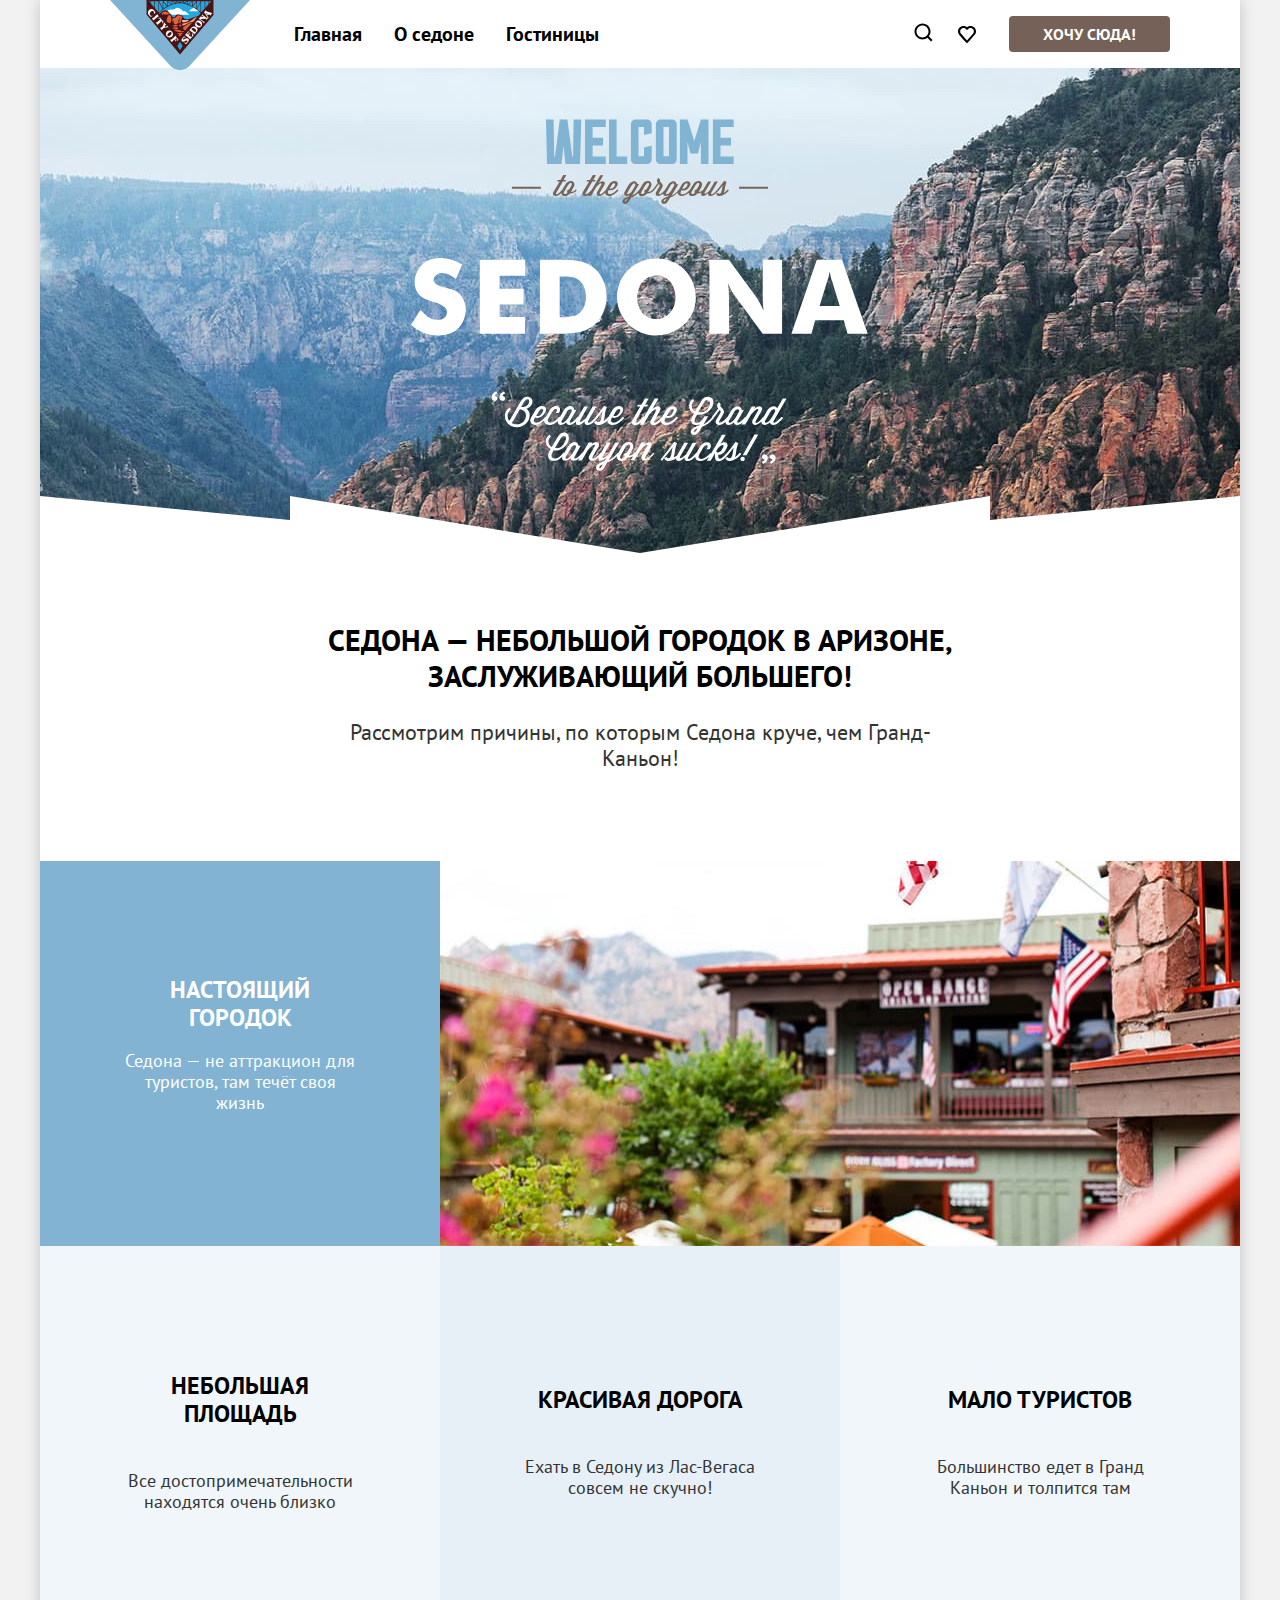
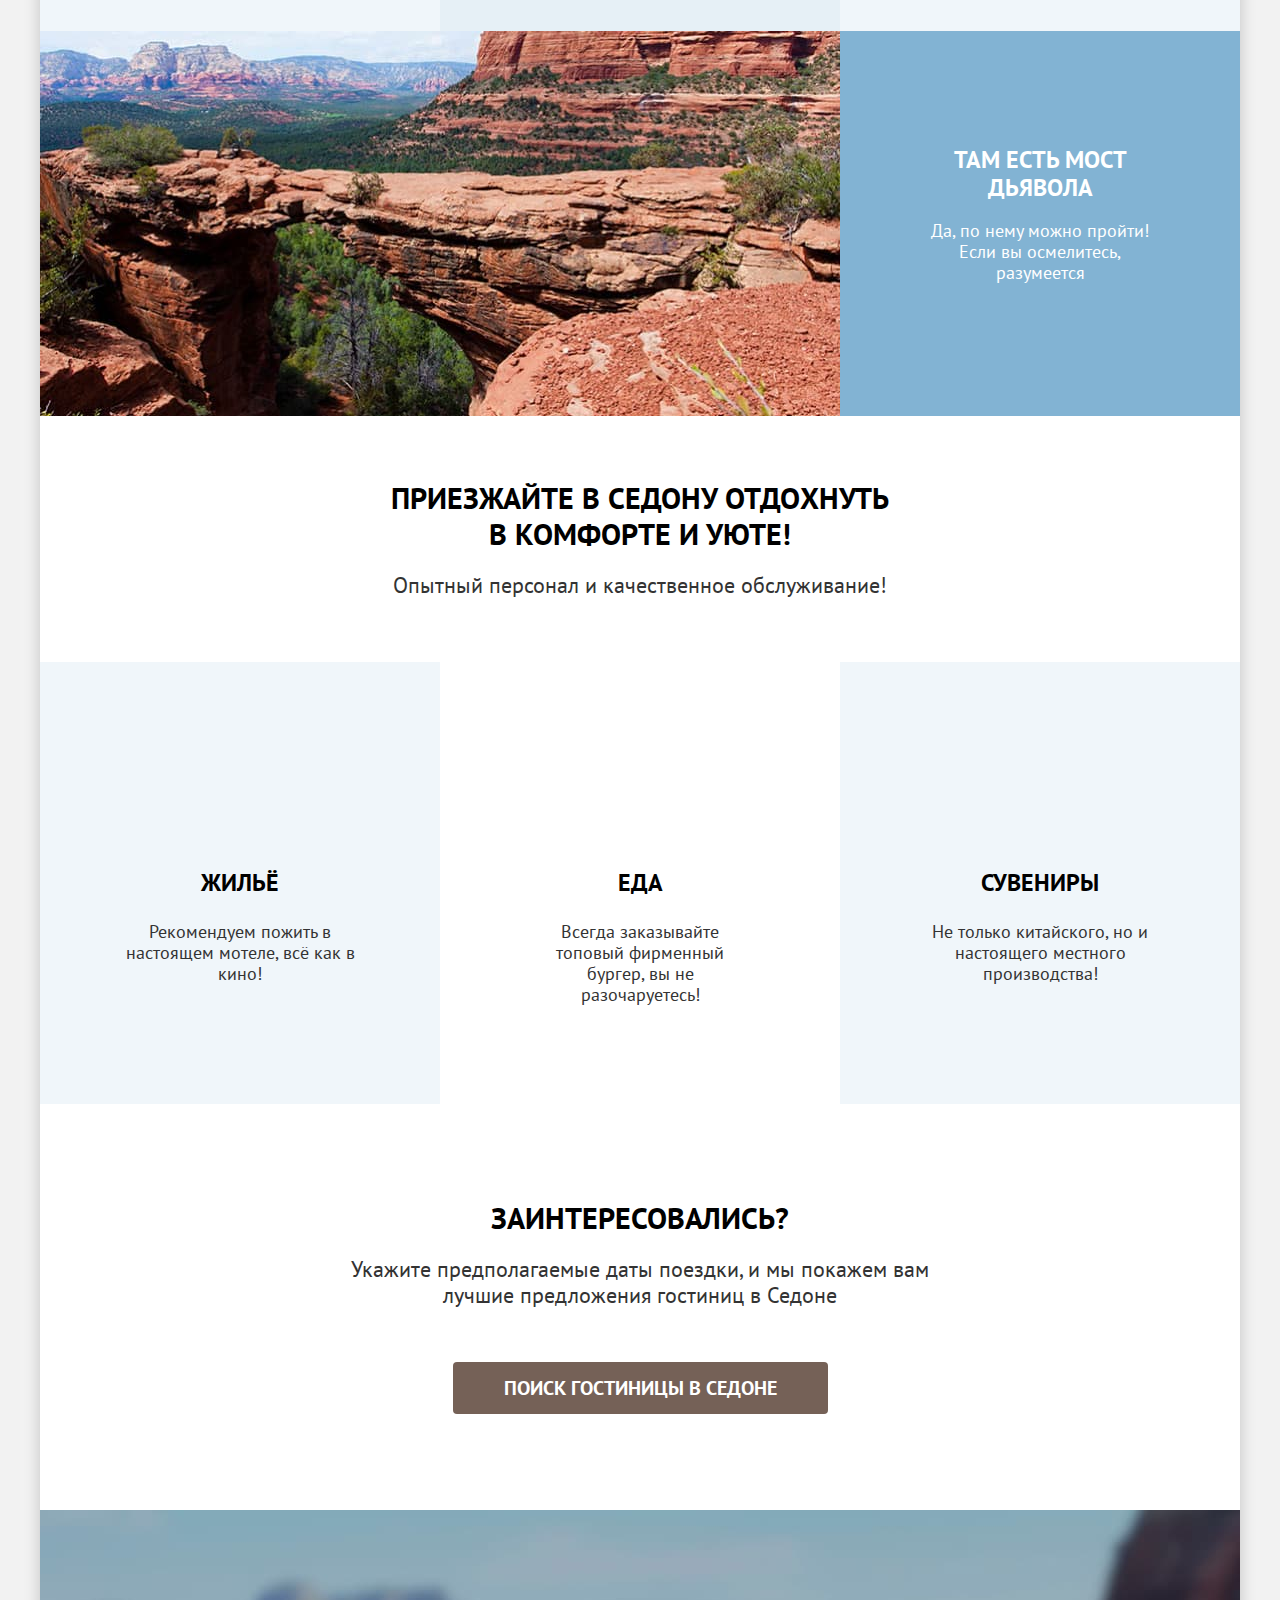
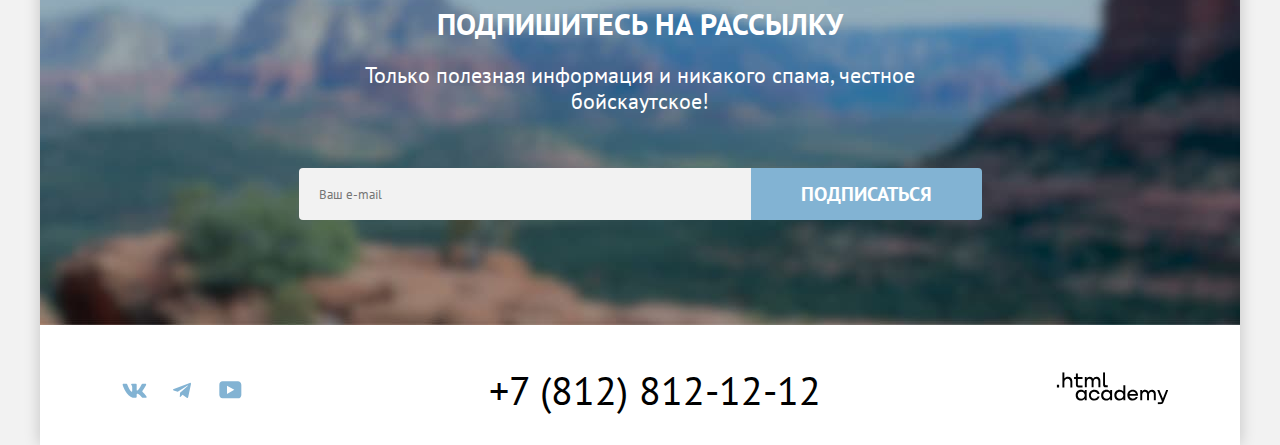
<file: 6/index.html>
<!DOCTYPE html>
<html lang="ru">
  <head>
    <meta charset="utf-8">
    <title>Городок Седона</title>
    <link rel="stylesheet" href="styles/styles.css">
    <base href="https://htmlacademy-htmlcss.github.io/2138391-sedona-37/6/">
</head>
  <body>
    <div class="page-container">
      <header class="page-header">
        <a class="header-logo">
          <img class="logo-image" src="images/logo.svg" width="140" height="70" alt="Логотип Седона.">
        </a>
        <nav class="navigation">
          <ul class="navigation-list">
            <li class="navigation-item">
              <a class="navigation-link navigation-link-current">Главная</a>
            </li>
            <li class="navigation-item">
              <a class="navigation-link" href="#">О седоне</a>
            </li>
            <li class="navigation-item">
              <a class="navigation-link" href="catalog.html">Гостиницы</a>
            </li>
          </ul>
          <ul class="navigation-list navigation-user">
            <li class="navigation-item">
              <button class="navigation-button" type="button">
                <span class="visually-hidden">Поиск</span>
              </button>
            </li>
            <li class="navigation-item item-indent">
              <a class="navigation-link" href="#">
                <span class="visually-hidden">Избранное</span>
              </a>
            </li>
            <li class="navigation-item">
              <button class="button" type="button">Хочу сюда!</button>
            </li>
          </ul>
        </nav>
      </header>
      <main class="main-index main-container">
        <section class="hero">
          <h1 class="visually-hidden">Добро пожаловать в велилоколепную Седону</h1>
          <img class="hero-welcome" src="images/hero-text.svg" width="458" height="352" alt="Добро пожаловать в великолепную Седону. Потому что Большой Каньон так себе.">
        </section>
        <section class="advantages">
          <div class="advantages-content-wrapper">
            <h2 class="section-title">Седона — небольшой городок в Аризоне, заслуживающий большего!</h2>
            <p class="section-subtitle">Рассмотрим причины, по которым Седона круче, чем Гранд-Каньон!</p>
          </div>
          <ul class="advantages-list">
            <li class="advantages-item advantages-item-modified">
              <div class="content-columns">
                <h3 class="advantages-item-title">Настоящий городок</h3>
                <p class="advantages-item-subtitle">Седона — не аттракцион для туристов, там течёт своя жизнь</p>
              </div>
              <img class="advantages-image" src="images/sedona-street.jpg" width="800" height="385" alt="Улица Седоны как в вестерне.">
            </li>
            <li class="advantages-item">
              <div class="content-columns">
                <h3 class="advantages-item-title">Небольшая площадь</h3>
                <p class="advantages-item-subtitle">Все достопримечательности находятся очень близко</p>
              </div>
            </li>
            <li class="advantages-item">
              <div class="content-columns">
                <h3 class="advantages-item-title">Красивая дорога</h3>
                <p class="advantages-item-subtitle">Ехать в Седону из Лас-Вегаса совсем не скучно!</p>
              </div>
            </li>
            <li class="advantages-item">
              <div class="content-columns">
                <h3 class="advantages-item-title">Мало туристов</h3>
                <p class="advantages-item-subtitle">Большинство едет в Гранд Каньон и толпится там</p>
              </div>
            </li>
            <li class="advantages-item advantages-item-modified advantages-item-reverse">
              <div class="content-columns">
                <h3 class="advantages-item-title">Там есть мост дьявола</h3>
                <p class="advantages-item-subtitle">Да, по нему можно пройти! Если вы осмелитесь, разумеется</p>
              </div>
              <img class="advantages-image" src="images/devils-bridge.jpg" width="800" height="385" alt="Мост дьявола в каньоне.">
            </li>
          </ul>
        </section>
        <section class="features">
          <div class="features-content-wrapper">
            <h2 class="section-title">Приезжайте в Седону отдохнуть в комфорте и уюте!</h2>
            <p class="section-subtitle">Опытный персонал и качественное обслуживание!</p>
          </div>
          <ul class="features-list">
            <li class="features-item">
              <h3 class="features-item-title">Жильё</h3>
              <p class="features-item-subtitle">Рекомендуем пожить в настоящем мотеле, всё как в кино!</p>
            </li>
            <li class="features-item">
              <h3 class="features-item-title">Еда</h3>
              <p class="features-item-subtitle">Всегда заказывайте топовый фирменный бургер, вы не разочаруетесь!</p>
            </li>
            <li class="features-item">
              <h3 class="features-item-title">Сувениры</h3>
              <p class="features-item-subtitle">Не только китайского, но и настоящего местного производства!</p>
            </li>
          </ul>
        </section>
        <section class="search">
          <h2 class="section-title">Заинтересовались?</h2>
          <p class="section-subtitle">Укажите предполагаемые даты поездки, и мы покажем вам лучшие предложения гостиниц в Седоне</p>
          <button class="button search-button" type="button">Поиск гостиницы в Седоне</button>
        </section>
        <section class="subscription subscription-modified">
          <h2 class="section-title">Подпишитесь на рассылку</h2>
          <p class="section-subtitle">Только полезная информация и никакого спама, честное бойскаутское!</p>
          <form class="subscription-form form-wrapper" action="https://echo.htmlacademy.ru/" method="post">
            <label class="email-control">
              <input class="email-field" placeholder="Ваш e-mail" type="email" name="subscription-email" required>
              <span class="visually-hidden">E-mail</span>
            </label>
            <button class="subscription-button" type="submit">Подписаться</button>
          </form>
        </section>
      </main>
      <footer class="page-footer">
        <ul class="social-list">
          <li class="social-list-item">
            <a class="social-list-link social-list-vk" href="https://vk.com/htmlacademy" target="_blank">
              <span class="visually-hidden">ВКонтакте</span>
            </a>
          </li>
          <li class="social-list-item">
            <a class="social-list-link social-list-telegramm" href="https://t.me/htmlacademy" target="_blank">
              <span class="visually-hidden">Телеграмм</span>
            </a>
          </li>
          <li class="social-list-item">
            <a class="social-list-link social-list-youtube" href="https://www.youtube.com/user/htmlacademyru" target="_blank">
              <span class="visually-hidden">YouTube</span>
            </a>
          </li>
        </ul>
        <a class="footer-telephone-link" href="tel:+78128121212">+7 (812) 812-12-12</a>
        <a class="footer-logo" href="https://htmlacademy.ru/" target="_blank">
          <img src="images/academy-logo.svg" width="115" height="33" alt="Логотип Академии.">
        </a>
      </footer>
    </div>
  </body>
</html>
</file>
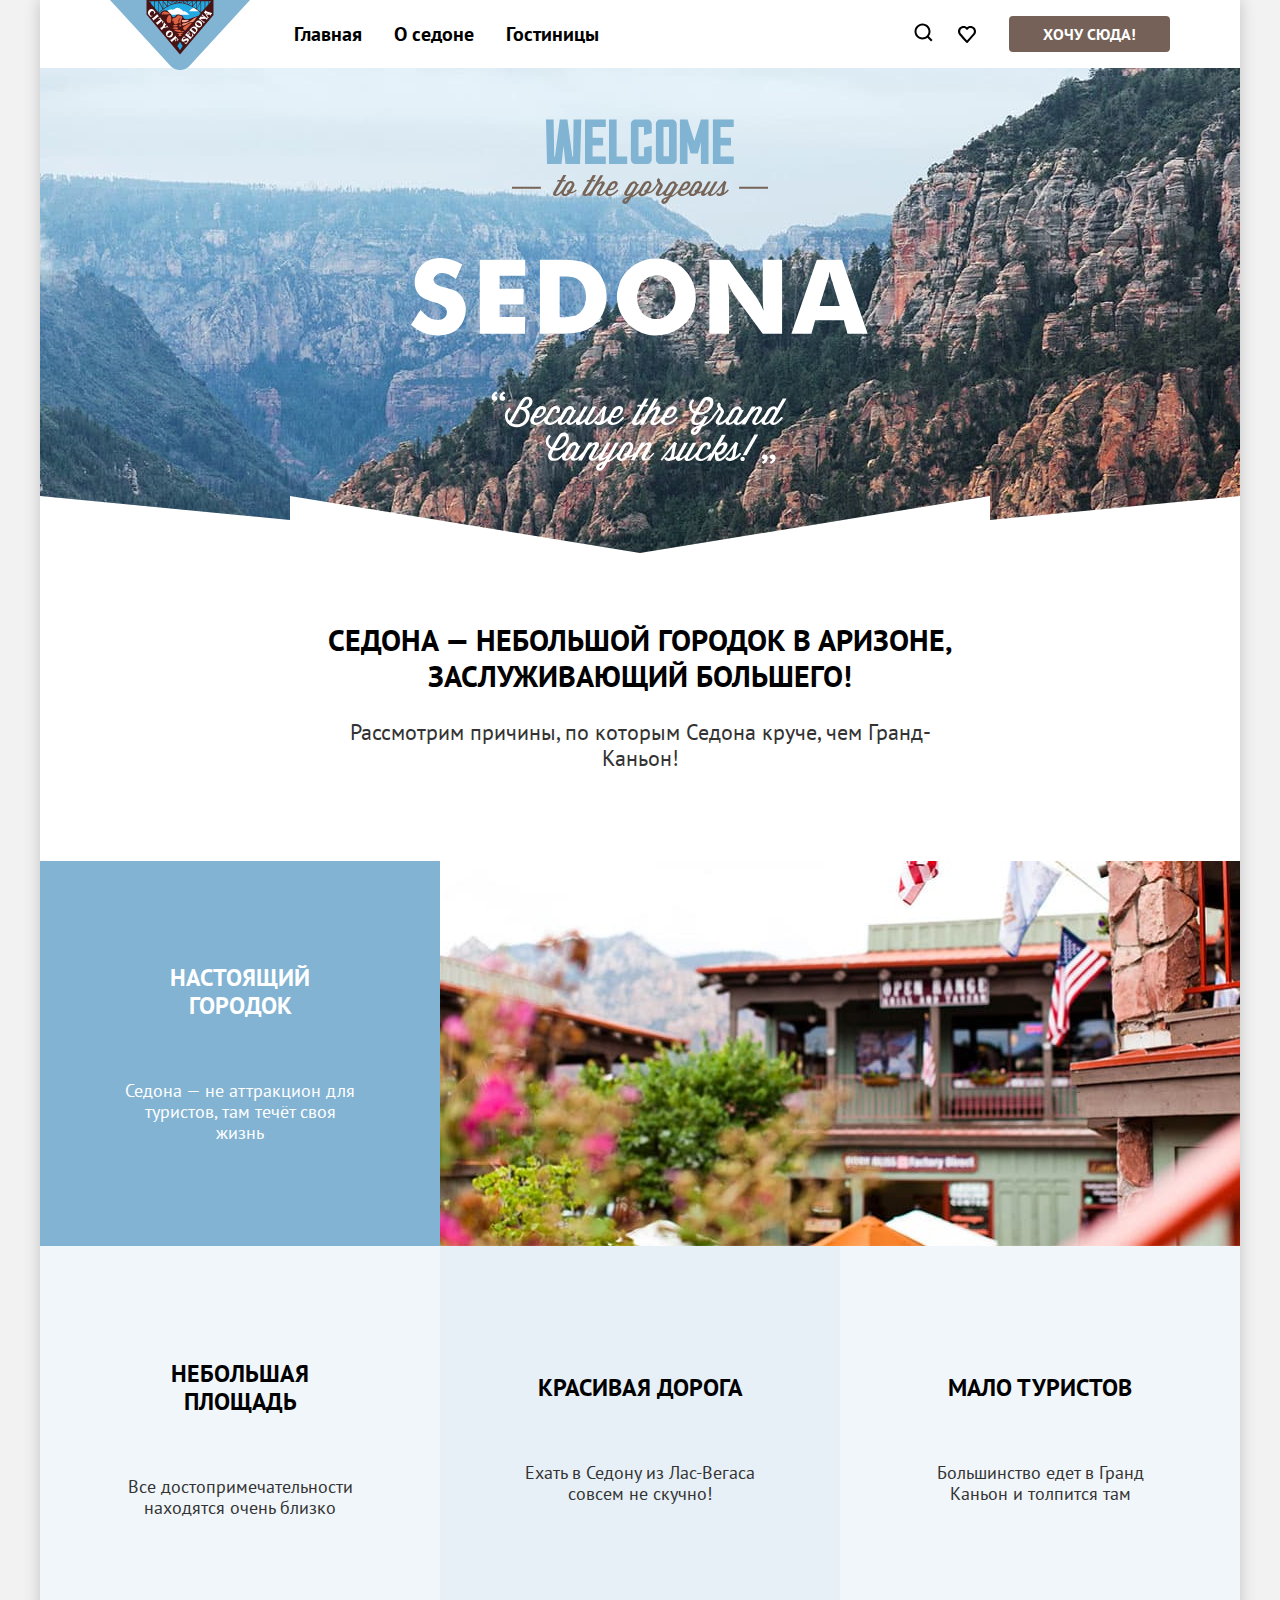
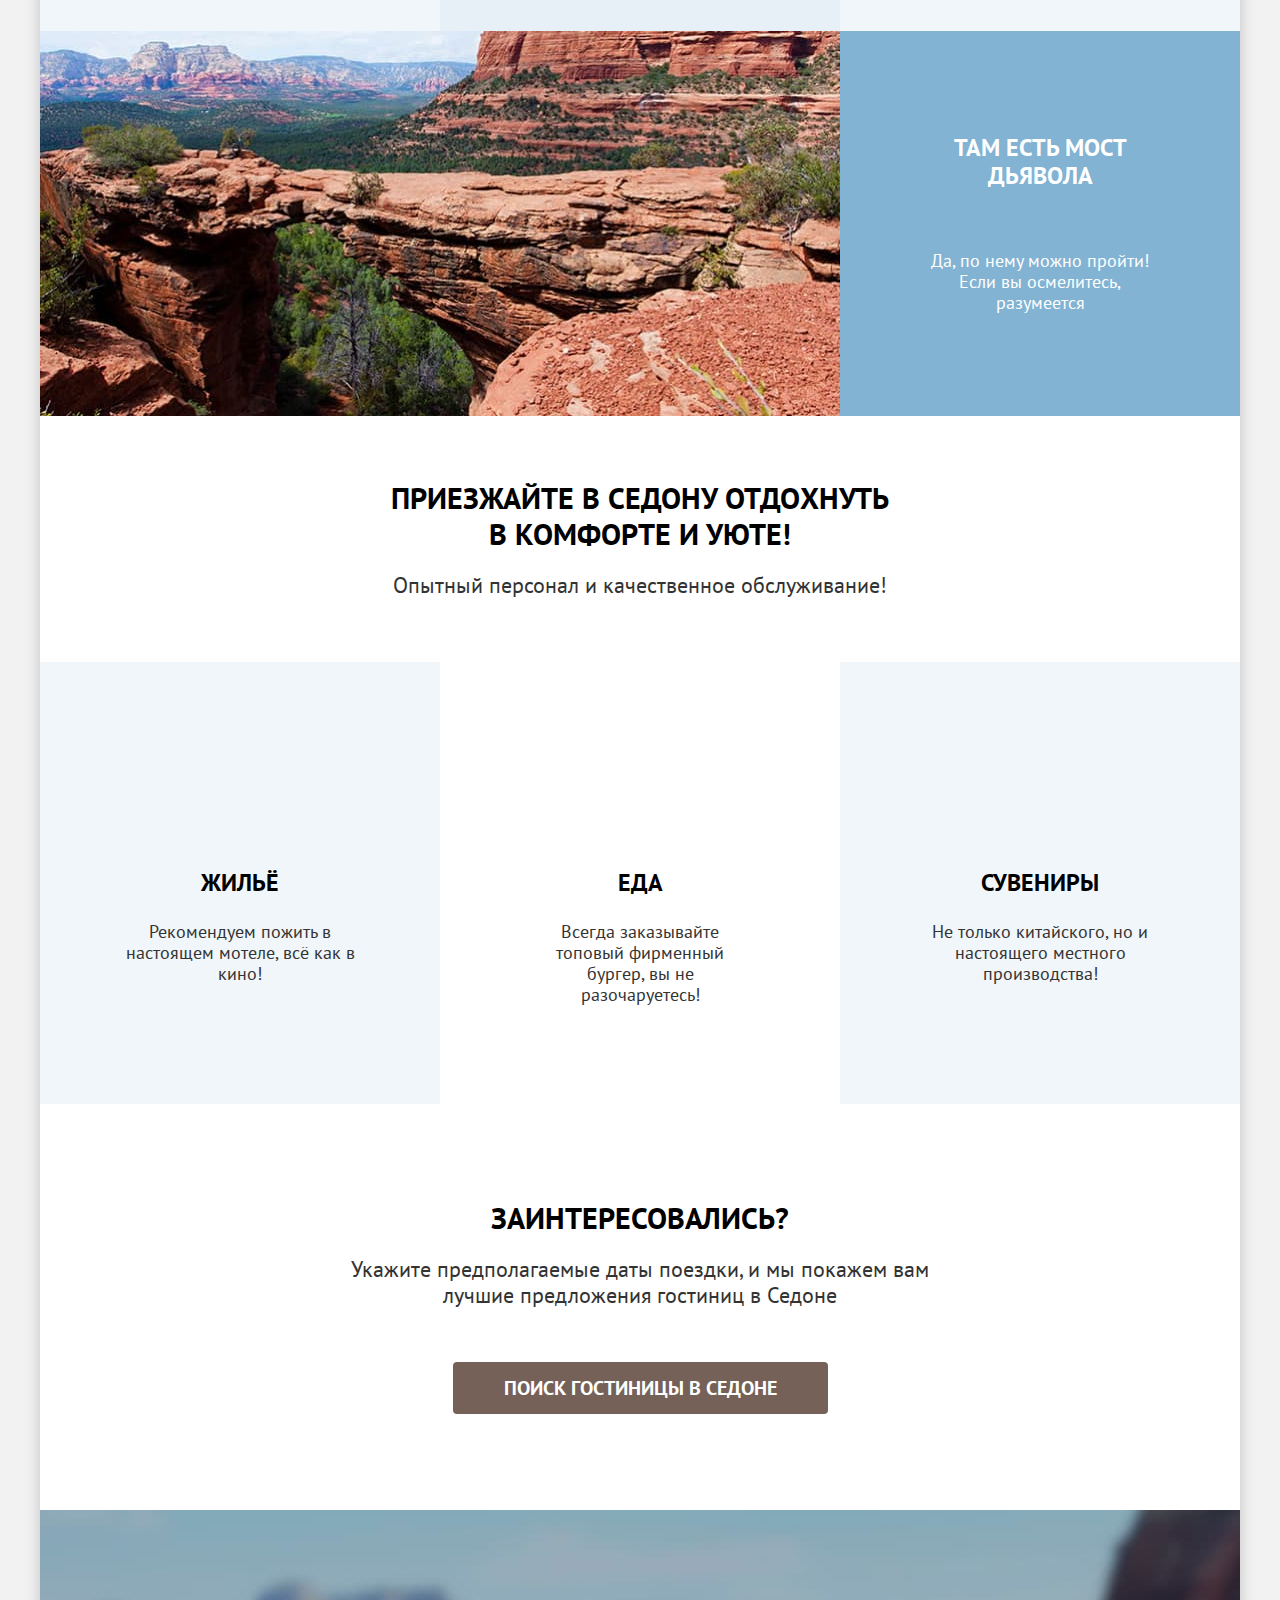
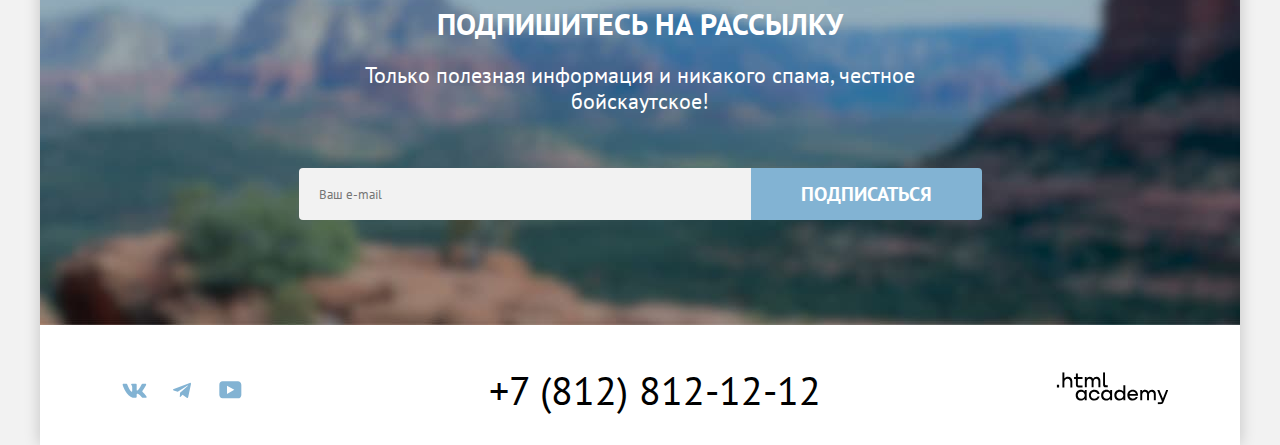
<file: 7/index.html>
<!DOCTYPE html>
<html lang="ru">
  <head>
    <meta charset="utf-8">
    <title>Городок Седона</title>
    <link rel="stylesheet" href="styles/styles.css">
    <base href="https://htmlacademy-htmlcss.github.io/2138391-sedona-37/7/">
</head>
  <body>
    <div class="page-container">
      <header class="page-header">
        <a class="header-logo">
          <img class="logo-image" src="images/logo.svg" width="140" height="70" alt="Логотип Седона.">
        </a>
        <nav class="navigation">
          <ul class="navigation-list">
            <li class="navigation-item">
              <a class="navigation-link navigation-link-current">Главная</a>
            </li>
            <li class="navigation-item">
              <a class="navigation-link" href="#">О седоне</a>
            </li>
            <li class="navigation-item">
              <a class="navigation-link" href="catalog.html">Гостиницы</a>
            </li>
          </ul>
          <ul class="navigation-list navigation-user">
            <li class="navigation-item">
              <button class="navigation-button" type="button">
                <span class="visually-hidden">Поиск</span>
              </button>
            </li>
            <li class="navigation-item item-indent">
              <a class="navigation-link" href="#">
                <span class="visually-hidden">Избранное</span>
              </a>
            </li>
            <li class="navigation-item">
              <button class="button" type="button">Хочу сюда!</button>
            </li>
          </ul>
        </nav>
      </header>
      <main class="main-index main-container">
        <section class="hero">
          <h1 class="visually-hidden">Добро пожаловать в велилоколепную Седону</h1>
          <img class="hero-welcome" src="images/hero-text.svg" width="458" height="352" alt="Добро пожаловать в великолепную Седону. Потому что Большой Каньон так себе.">
        </section>
        <section class="advantages">
          <div class="advantages-content-wrapper">
            <h2 class="section-title">Седона — небольшой городок в Аризоне, заслуживающий большего!</h2>
            <p class="section-subtitle">Рассмотрим причины, по которым Седона круче, чем Гранд-Каньон!</p>
          </div>
          <ul class="advantages-list">
            <li class="advantages-item advantages-item-modified">
              <div class="content-columns">
                <h3 class="advantages-item-title">Настоящий городок</h3>
                <p class="advantages-item-subtitle">Седона — не аттракцион для туристов, там течёт своя жизнь</p>
              </div>
              <img class="advantages-image" src="images/sedona-street.jpg" width="800" height="385" alt="Улица Седоны как в вестерне.">
            </li>
            <li class="advantages-item">
              <div class="content-columns">
                <h3 class="advantages-item-title">Небольшая площадь</h3>
                <p class="advantages-item-subtitle">Все достопримечательности находятся очень близко</p>
              </div>
            </li>
            <li class="advantages-item">
              <div class="content-columns">
                <h3 class="advantages-item-title">Красивая дорога</h3>
                <p class="advantages-item-subtitle">Ехать в Седону из Лас-Вегаса совсем не скучно!</p>
              </div>
            </li>
            <li class="advantages-item">
              <div class="content-columns">
                <h3 class="advantages-item-title">Мало туристов</h3>
                <p class="advantages-item-subtitle">Большинство едет в Гранд Каньон и толпится там</p>
              </div>
            </li>
            <li class="advantages-item advantages-item-modified advantages-item-reverse">
              <div class="content-columns">
                <h3 class="advantages-item-title">Там есть мост дьявола</h3>
                <p class="advantages-item-subtitle">Да, по нему можно пройти! Если вы осмелитесь, разумеется</p>
              </div>
              <img class="advantages-image" src="images/devils-bridge.jpg" width="800" height="385" alt="Мост дьявола в каньоне.">
            </li>
          </ul>
        </section>
        <section class="features">
          <div class="features-content-wrapper">
            <h2 class="section-title">Приезжайте в Седону отдохнуть в комфорте и уюте!</h2>
            <p class="section-subtitle">Опытный персонал и качественное обслуживание!</p>
          </div>
          <ul class="features-list">
            <li class="features-item">
              <h3 class="features-item-title">Жильё</h3>
              <p class="features-item-subtitle">Рекомендуем пожить в настоящем мотеле, всё как в кино!</p>
            </li>
            <li class="features-item">
              <h3 class="features-item-title">Еда</h3>
              <p class="features-item-subtitle">Всегда заказывайте топовый фирменный бургер, вы не разочаруетесь!</p>
            </li>
            <li class="features-item">
              <h3 class="features-item-title">Сувениры</h3>
              <p class="features-item-subtitle">Не только китайского, но и настоящего местного производства!</p>
            </li>
          </ul>
        </section>
        <section class="search">
          <h2 class="section-title">Заинтересовались?</h2>
          <p class="section-subtitle">Укажите предполагаемые даты поездки, и мы покажем вам лучшие предложения гостиниц в Седоне</p>
          <button class="button search-button" type="button">Поиск гостиницы в Седоне</button>
        </section>
        <section class="subscription subscription-modified">
          <h2 class="section-title">Подпишитесь на рассылку</h2>
          <p class="section-subtitle">Только полезная информация и никакого спама, честное бойскаутское!</p>
          <form class="subscription-form form-wrapper" action="https://echo.htmlacademy.ru/" method="post">
            <label class="email-control">
              <input class="email-field" placeholder="Ваш e-mail" type="email" name="subscription-email" required>
              <span class="visually-hidden">E-mail</span>
            </label>
            <button class="subscription-button" type="submit">Подписаться</button>
          </form>
        </section>
      </main>
      <footer class="page-footer">
        <ul class="social-list">
          <li class="social-list-item">
            <a class="social-list-link social-list-vk" href="https://vk.com/htmlacademy" target="_blank">
              <span class="visually-hidden">ВКонтакте</span>
            </a>
          </li>
          <li class="social-list-item">
            <a class="social-list-link social-list-telegramm" href="https://t.me/htmlacademy" target="_blank">
              <span class="visually-hidden">Телеграмм</span>
            </a>
          </li>
          <li class="social-list-item">
            <a class="social-list-link social-list-youtube" href="https://www.youtube.com/user/htmlacademyru" target="_blank">
              <span class="visually-hidden">YouTube</span>
            </a>
          </li>
        </ul>
        <a class="footer-telephone-link" href="tel:+78128121212">+7 (812) 812-12-12</a>
        <a class="footer-logo" href="https://htmlacademy.ru/" target="_blank">
          <img src="images/academy-logo.svg" width="115" height="33" alt="Логотип Академии.">
        </a>
      </footer>
    </div>
  </body>
</html>
</file>
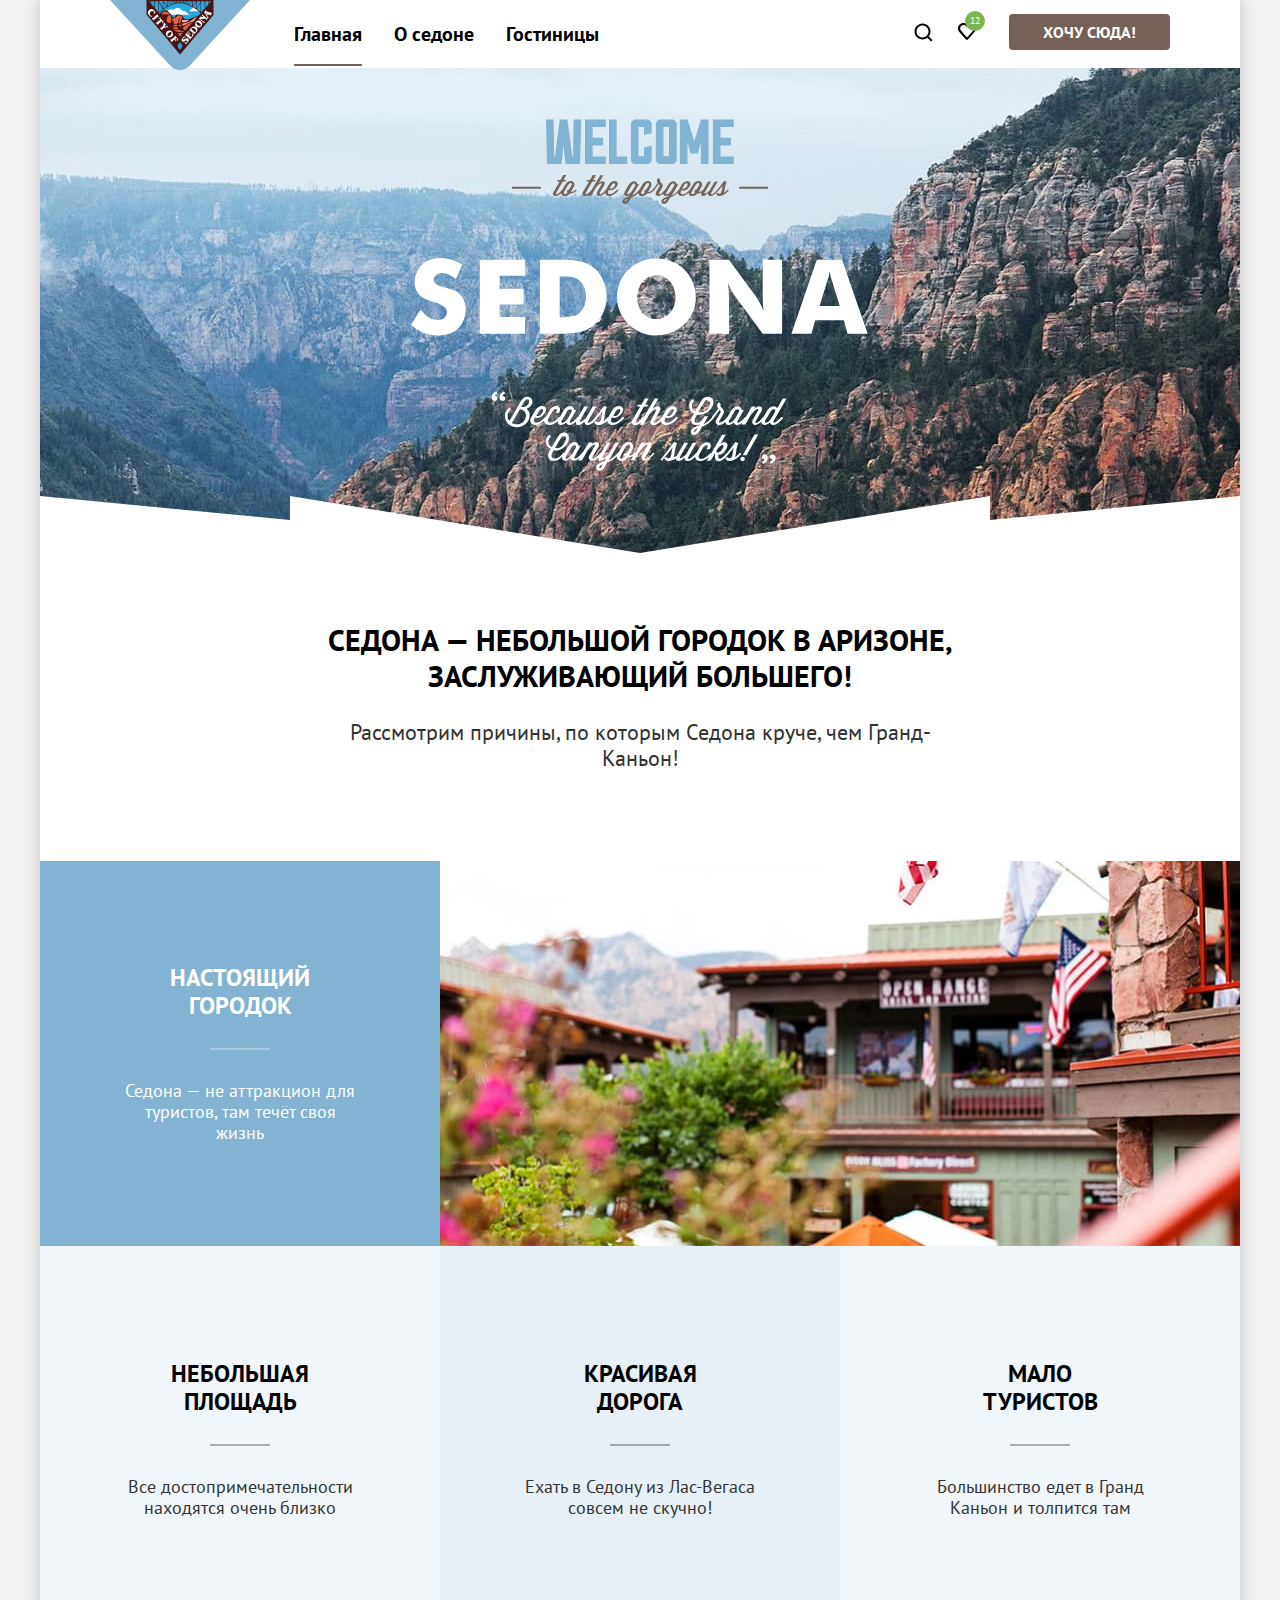
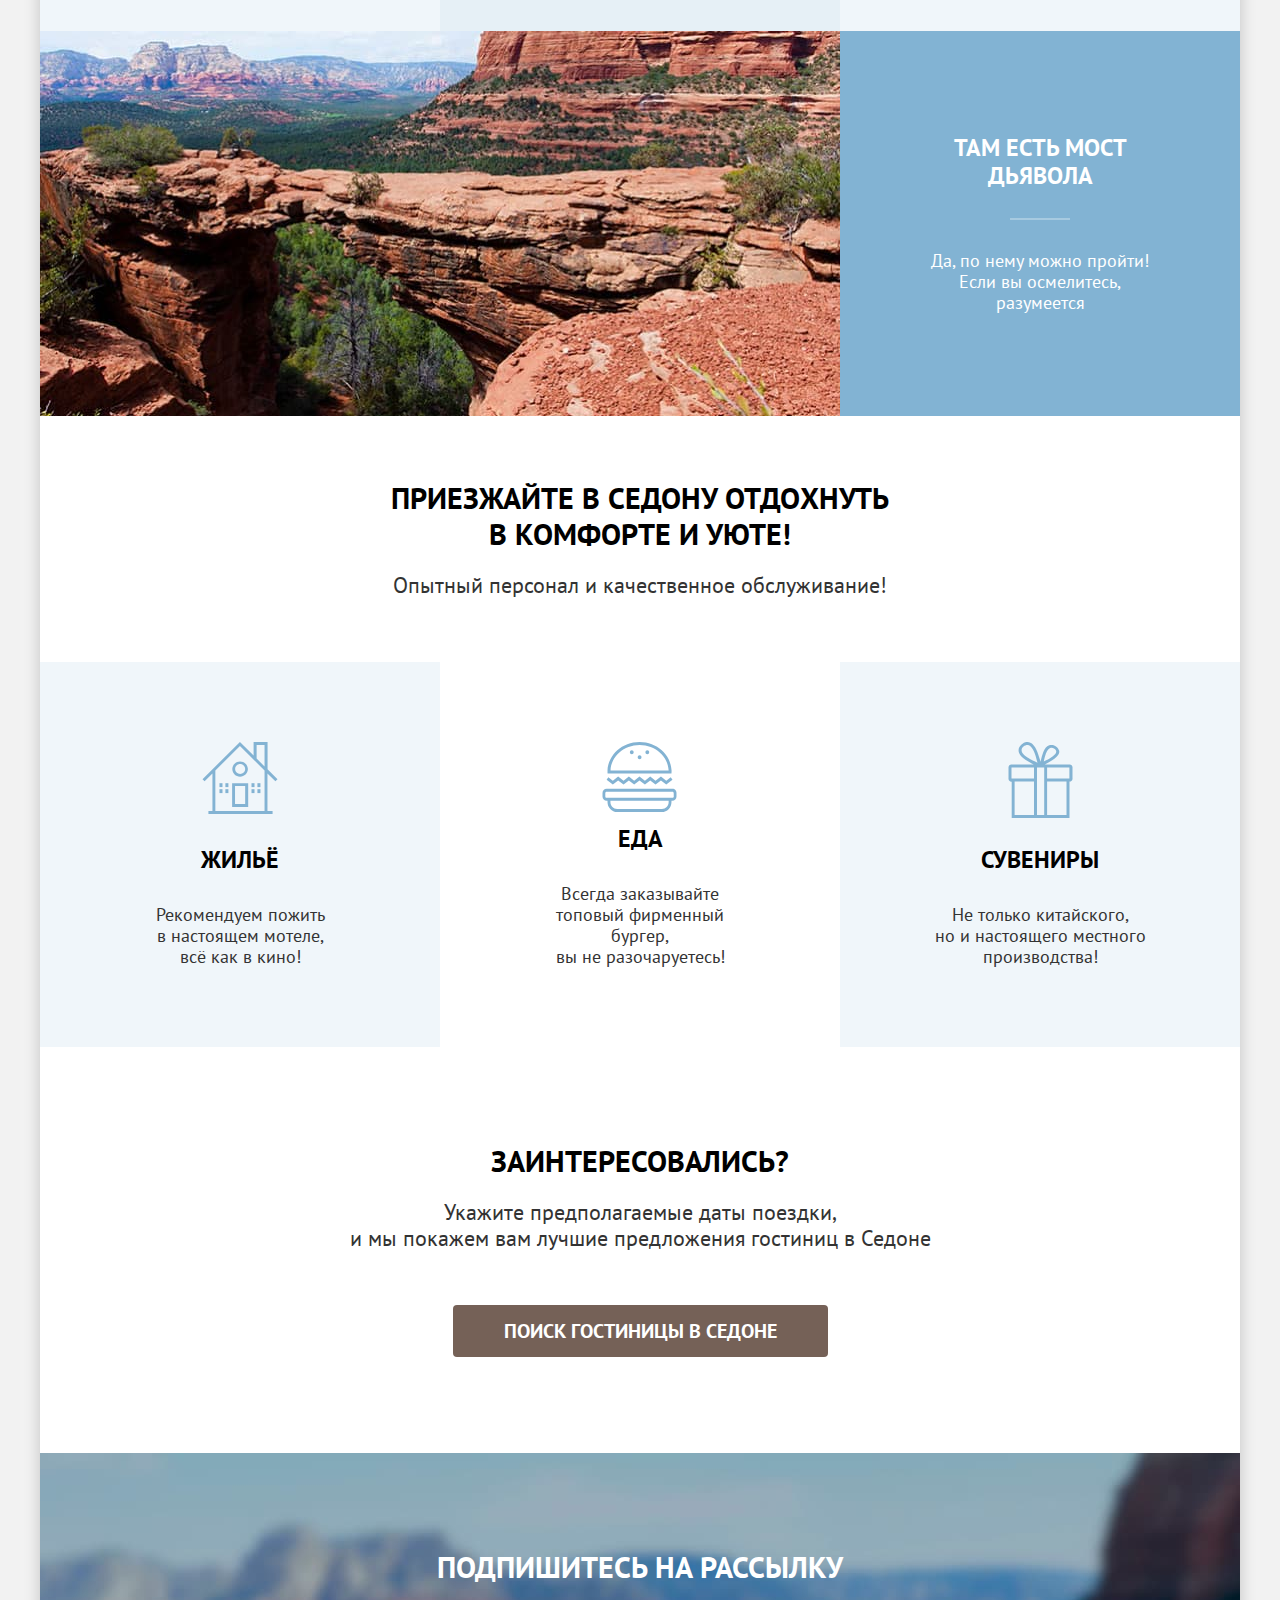
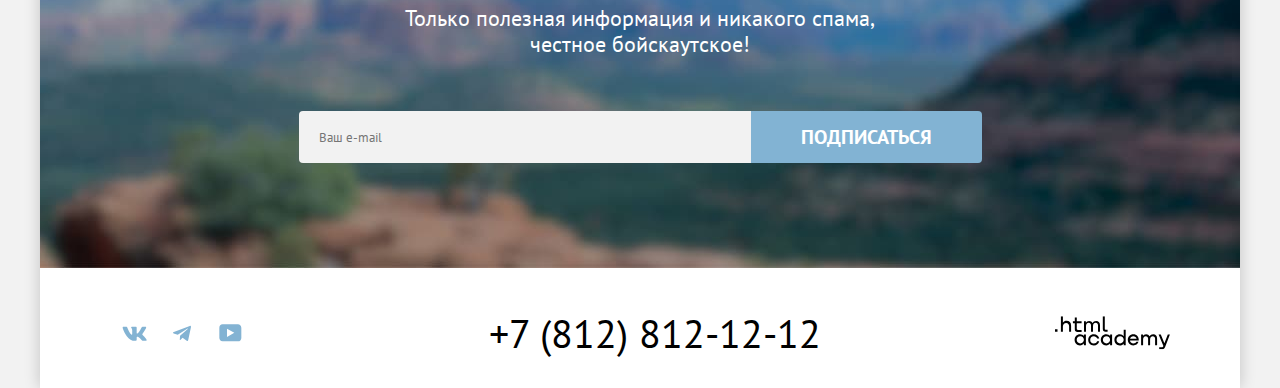
<file: 8/index.html>
<!DOCTYPE html>
<html lang="ru">
  <head>
    <meta charset="utf-8">
    <title>Городок Седона</title>
    <link rel="stylesheet" href="styles/styles.css">
    <base href="https://htmlacademy-htmlcss.github.io/2138391-sedona-37/8/">
</head>
  <body>
    <div class="page-container">
      <header class="page-header">
        <a class="header-logo">
          <img class="logo-image" src="images/logo.svg" width="140" height="70" alt="Логотип Седона.">
        </a>
        <nav class="navigation">
          <ul class="navigation-list">
            <li class="navigation-item">
              <a class="navigation-link navigation-link-current">Главная</a>
            </li>
            <li class="navigation-item">
              <a class="navigation-link" href="#">О седоне</a>
            </li>
            <li class="navigation-item">
              <a class="navigation-link" href="catalog.html">Гостиницы</a>
            </li>
          </ul>
          <ul class="navigation-list navigation-user">
            <li class="navigation-item">
              <button class="navigation-button" type="button">
                <svg class="user-search-icon" aria-hidden="true" focusable="false" width="19" height="19" viewBox="0 0 19 19" xmlns="http://www.w3.org/2000/svg">
                  <path d="M18.5 17.0083L14.8 13.3287C15.8 12.0359 16.5 10.3453 16.5 8.4558C16.5 4.08011 12.9 0.5 8.5 0.5C4.1 0.5 0.5 4.17956 0.5 8.55525C0.5 12.9309 4.1 16.511 8.5 16.511C10.3 16.511 12 15.9144 13.4 14.8204L17.1 18.5L18.5 17.0083ZM8.5 14.5221C5.2 14.5221 2.5 11.837 2.5 8.55525C2.5 5.27348 5.2 2.5884 8.5 2.5884C11.8 2.5884 14.5 5.27348 14.5 8.55525C14.5 11.837 11.8 14.5221 8.5 14.5221Z"/>
                  </svg>
                <span class="visually-hidden">Поиск</span>
              </button>
            </li>
            <li class="navigation-item">
              <a class="navigation-link" href="#">
                <svg class="user-favorites-icon" aria-hidden="true" focusable="false" width="18" height="18" viewBox="0 0 18 18" xmlns="http://www.w3.org/2000/svg">
                  <path d="M8.9 17C8.6 17 8.3 16.9 8.1 16.6C2.7 10.5 1.4 9.1 1.1 8.7C0.4 7.8 0 6.6 0 5.4C0 2.4 2.4 0 5.5 0C6.8 0 8 0.5 9 1.3C10 0.5 11.3 0 12.5 0C15.5 0 18 2.4 18 5.4C18 6.7 17.5 7.9 16.7 8.8L9.7 16.7C9.5 16.9 9.3 17 8.9 17ZM2.9 7.5C3.2 7.9 6.4 11.5 9 14.4L15.2 7.4C15.7 6.9 15.9 6.2 15.9 5.4C15.9 3.6 14.4 2.1 12.6 2.1C11.6 2.1 10.6 2.6 9.9 3.4C9.6 3.7 9.3 3.8 9 3.8C8.7 3.8 8.4 3.6 8.2 3.4C7.5 2.6 6.5 2.1 5.5 2.1C3.7 2.1 2.2 3.6 2.2 5.4C2.1 6.3 2.5 7 2.9 7.5C2.8 7.5 2.8 7.5 2.9 7.5Z"/>
                </svg>
                <span class="favorites-icon-counter">12</span>
                <span class="visually-hidden">Избранное</span>
              </a>
            </li>
            <li class="navigation-item">
              <div class="button-wrapper">
                <button class="button" type="button">Хочу сюда!</button>
              </div>
            </li>
          </ul>
        </nav>
      </header>
      <main class="main-index main-container">
        <section class="hero">
          <h1 class="visually-hidden">Добро пожаловать в велилоколепную Седону</h1>
          <img class="hero-welcome" src="images/hero-text.svg" width="458" height="352" alt="Добро пожаловать в великолепную Седону. Потому что Большой Каньон так себе.">
        </section>
        <section class="advantages">
          <div class="advantages-content-wrapper">
            <h2 class="section-title">Седона — небольшой городок в Аризоне, заслуживающий большего!</h2>
            <p class="section-subtitle">Рассмотрим причины, по которым Седона круче, чем Гранд-Каньон!</p>
          </div>
          <ul class="advantages-list">
            <li class="advantages-item advantages-item-modified">
              <div class="content-columns">
                <h3 class="advantages-item-title">Настоящий городок</h3>
                <p class="advantages-item-subtitle">Седона — не аттракцион для туристов, там течёт своя жизнь</p>
              </div>
              <img class="advantages-image" src="images/sedona-street.jpg" width="800" height="385" alt="Улица Седоны как в вестерне.">
            </li>
            <li class="advantages-item">
              <div class="content-columns">
                <h3 class="advantages-item-title">Небольшая площадь</h3>
                <p class="advantages-item-subtitle">Все достопримечательности находятся очень близко</p>
              </div>
            </li>
            <li class="advantages-item">
              <div class="content-columns">
                <h3 class="advantages-item-title">Красивая<br> дорога</h3>
                <p class="advantages-item-subtitle">Ехать в Седону из Лас-Вегаса совсем не скучно!</p>
              </div>
            </li>
            <li class="advantages-item">
              <div class="content-columns">
                <h3 class="advantages-item-title">Мало<br> туристов</h3>
                <p class="advantages-item-subtitle">Большинство едет в Гранд Каньон и толпится там</p>
              </div>
            </li>
            <li class="advantages-item advantages-item-modified advantages-item-reverse">
              <div class="content-columns">
                <h3 class="advantages-item-title">Там есть мост дьявола</h3>
                <p class="advantages-item-subtitle">Да, по нему можно пройти! Если вы осмелитесь, разумеется</p>
              </div>
              <img class="advantages-image" src="images/devils-bridge.jpg" width="800" height="385" alt="Мост дьявола в каньоне.">
            </li>
          </ul>
        </section>
        <section class="features">
          <div class="features-content-wrapper">
            <h2 class="section-title">Приезжайте в Седону отдохнуть в комфорте и уюте!</h2>
            <p class="section-subtitle">Опытный персонал и качественное обслуживание!</p>
          </div>
          <ul class="features-list">
            <li class="features-item">
              <h3 class="features-item-title">Жильё</h3>
              <p class="features-item-subtitle">Рекомендуем пожить в&nbsp;настоящем мотеле,<br> всё как в кино!</p>
            </li>
            <li class="features-item">
              <h3 class="features-item-title">Еда</h3>
              <p class="features-item-subtitle">Всегда заказывайте<br> топовый фирменный бургер,<br> вы не разочаруетесь!</p>
            </li>
            <li class="features-item">
              <h3 class="features-item-title">Сувениры</h3>
              <p class="features-item-subtitle">Не только китайского, но&nbsp;и&nbsp;настоящего местного производства!</p>
            </li>
          </ul>
        </section>
        <section class="search">
          <h2 class="section-title">Заинтересовались?</h2>
          <p class="section-subtitle">Укажите предполагаемые даты поездки,<br> и&nbsp;мы покажем вам лучшие предложения гостиниц в Седоне</p>
          <button class="button search-button" type="button">Поиск гостиницы в Седоне</button>
        </section>
        <section class="subscription subscription-modified">
          <h2 class="section-title">Подпишитесь на рассылку</h2>
          <p class="section-subtitle">Только полезная информация и никакого спама,<br> честное бойскаутское!</p>
          <form class="subscription-form form-wrapper" action="https://echo.htmlacademy.ru/" method="post">
            <label class="email-control">
              <input class="email-field" placeholder="Ваш e-mail" type="email" name="subscription-email" required>
              <span class="visually-hidden">E-mail</span>
            </label>
            <button class="subscription-button" type="submit">Подписаться</button>
          </form>
        </section>
      </main>
      <footer class="page-footer">
        <ul class="social-list">
          <li class="social-list-item">
            <a class="social-list-link" href="https://vk.com/htmlacademy" target="_blank">
              <svg class="social-list-icon" aria-hidden="true" focusable="false" width="25" height="15" viewBox="0 0 25 15" xmlns="http://www.w3.org/2000/svg">
                <path fill-rule="evenodd" clip-rule="evenodd" d="M24.1164 1.80445C24.2824 1.25845 24.1164 0.856445 23.3214 0.856445H20.6964C20.0284 0.856445 19.7204 1.20345 19.5534 1.58645C19.5534 1.58645 18.2184 4.78245 16.3274 6.85845C15.7154 7.46045 15.4374 7.65145 15.1034 7.65145C14.9364 7.65145 14.6854 7.46045 14.6854 6.91345V1.80445C14.6854 1.14845 14.5014 0.856445 13.9454 0.856445H9.81738C9.40038 0.856445 9.14938 1.16045 9.14938 1.44945C9.14938 2.07045 10.0954 2.21445 10.1924 3.96245V7.76045C10.1924 8.59345 10.0394 8.74444 9.70538 8.74444C8.81538 8.74444 6.65038 5.53345 5.36538 1.85945C5.11638 1.14445 4.86438 0.856445 4.19338 0.856445H1.56638C0.816382 0.856445 0.666382 1.20345 0.666382 1.58645C0.666382 2.26845 1.55638 5.65645 4.81138 10.1374C6.98138 13.1974 10.0364 14.8564 12.8194 14.8564C14.4884 14.8564 14.6944 14.4884 14.6944 13.8534V11.5404C14.6944 10.8034 14.8524 10.6564 15.3814 10.6564C15.7714 10.6564 16.4384 10.8484 17.9964 12.3234C19.7764 14.0724 20.0694 14.8564 21.0714 14.8564H23.6964C24.4464 14.8564 24.8224 14.4884 24.6064 13.7604C24.3684 13.0364 23.5184 11.9854 22.3914 10.7384C21.7794 10.0284 20.8614 9.26345 20.5824 8.88045C20.1934 8.38945 20.3044 8.17044 20.5824 7.73345C20.5824 7.73345 23.7824 3.30745 24.1154 1.80445H24.1164Z"/>
              </svg>
              <span class="visually-hidden">ВКонтакте</span>
            </a>
          </li>
          <li class="social-list-item">
            <a class="social-list-link" href="https://t.me/htmlacademy" target="_blank">
              <svg class="social-list-icon" aria-hidden="true" focusable="false" width="18" height="16" viewBox="0 0 18 16" xmlns="http://www.w3.org/2000/svg">
                <path d="M16.785 0.955705L0.840489 7.1042C-0.247661 7.54126 -0.241365 8.14828 0.640845 8.41897L4.73445 9.69597L14.2058 3.72014C14.6537 3.44766 15.0629 3.59424 14.7265 3.89281L7.05283 10.8183H7.05103L7.05283 10.8192L6.77045 15.0387C7.18413 15.0387 7.36669 14.8489 7.59871 14.625L9.58705 12.6915L13.7229 15.7464C14.4855 16.1664 15.0332 15.9506 15.2229 15.0405L17.9379 2.2453C18.2158 1.13107 17.5126 0.626562 16.785 0.955705Z"/>
              </svg>
              <span class="visually-hidden">Телеграмм</span>
            </a>
          </li>
          <li class="social-list-item">
            <a class="social-list-link" href="https://www.youtube.com/user/htmlacademyru" target="_blank">
              <svg  class="social-list-icon" aria-hidden="true" focusable="false" width="23" height="18" viewBox="0 0 23 18" xmlns="http://www.w3.org/2000/svg">
                <path d="M18.9402 0.356445H3.50738C1.64668 0.356445 0.333252 1.9502 0.333252 3.75645V13.8502C0.333252 15.7627 1.64668 17.3564 3.50738 17.3564H19.1591C20.8009 17.3564 22.3333 15.7627 22.3333 13.9564V3.75645C22.1143 1.9502 20.8009 0.356445 18.9402 0.356445ZM7.99494 12.8939V4.81894L15.3283 8.85645L7.99494 12.8939Z"/>
              </svg>
              <span class="visually-hidden">YouTube</span>
            </a>
          </li>
        </ul>
        <a class="footer-telephone-link" href="tel:+78128121212">+7 (812) 812-12-12</a>
        <a class="footer-logo" href="https://htmlacademy.ru/" target="_blank">
          <svg class="footer-logo-icon" width="115" height="34" viewBox="0 0 115 34" xmlns="http://www.w3.org/2000/svg">
            <g clip-path="url(#clip0_33515_1190)">
            <path d="M0 13.2564V15.8564H2.5V13.2564H0Z"/>
            <path d="M11.6 4.85645C10 4.85645 8.8 5.55645 8 6.55645H7.9V0.356445H5.9V15.8564H7.9V10.5564C7.9 8.45645 9.2 6.95645 11.2 6.95645C13 6.95645 14.1 8.35645 14.1 10.1564V15.8564H16.1V9.75644C16.2 6.75644 14.3 4.85645 11.6 4.85645Z"/>
            <path d="M26.6 5.15645H21.8V1.45645H19.8V5.25645H17.9V7.25645H19.8V13.2564C19.8 14.9564 20.8 15.9564 22.5 15.9564H26.6V13.9564H22.9C22.2 13.9564 21.8 13.5564 21.8 12.8564V7.15645H26.6V5.15645Z"/>
            <path d="M41.1 4.95645C39.5 4.95645 38.2 5.75645 37.6 7.05645H37.5C36.9 5.85645 35.7 4.95645 34.1 4.95645C32.7 4.95645 31.6 5.75645 31 6.75645H30.9V5.15645H29V15.7564H31V10.3564C31 8.35645 32 6.85645 33.6 6.85645C35.1 6.85645 36 7.85645 36 9.45645V15.7564H38V10.1564C38 7.75645 39.4 6.85645 40.6 6.85645C42.1 6.85645 43 7.85645 43 9.45645V15.7564H45V9.25644C45.1 6.75644 43.6 4.95645 41.1 4.95645Z"/>
            <path d="M47.8 13.0564C47.8 14.7564 48.8 15.7564 50.6 15.7564H52.6V13.7564H50.9C50.2 13.7564 49.8 13.3564 49.8 12.6564V0.356445H47.8V13.0564Z"/>
            <path d="M28.9 20.0564C28 18.9564 26.7 18.2564 25 18.2564C21.9 18.2564 19.6 20.5564 19.6 23.8564C19.6 27.1564 21.9 29.4564 25 29.4564C26.8 29.4564 28 28.6564 28.8 27.5564H28.9V29.1564H30.9V18.5564H28.9V20.0564ZM25.3 27.4564C23.1 27.4564 21.7 25.8564 21.7 23.8564C21.7 21.8564 23.1 20.2564 25.3 20.2564C27.5 20.2564 28.9 21.8564 28.9 23.8564C28.9 25.7564 27.5 27.4564 25.3 27.4564Z"/>
            <path d="M44.2 22.3564C43.7 19.9564 41.6 18.2564 38.8 18.2564C35.4 18.2564 33.2 20.7564 33.2 23.8564C33.2 26.9564 35.4 29.4564 38.8 29.4564C41.6 29.4564 43.7 27.6564 44.2 25.2564H42.1C41.7 26.5564 40.4 27.5564 38.8 27.5564C36.6 27.5564 35.2 25.9564 35.2 23.9564C35.2 21.9564 36.6 20.3564 38.8 20.3564C40.4 20.3564 41.6 21.3564 42.1 22.5564H44.2V22.3564Z"/>
            <path d="M55.1 20.0564C54.2 18.9564 52.9 18.2564 51.2 18.2564C48.1 18.2564 45.8 20.5564 45.8 23.8564C45.8 27.1564 48.1 29.4564 51.2 29.4564C53 29.4564 54.2 28.6564 55 27.5564H55.1V29.1564H57.1V18.5564H55.1V20.0564ZM51.5 27.4564C49.3 27.4564 47.9 25.8564 47.9 23.8564C47.9 21.8564 49.3 20.2564 51.5 20.2564C53.7 20.2564 55.1 21.8564 55.1 23.8564C55.1 25.7564 53.6 27.4564 51.5 27.4564Z"/>
            <path d="M68.7 20.1564C67.8 19.0564 66.5 18.2564 64.8 18.2564C61.7 18.2564 59.4 20.5564 59.4 23.8564C59.4 27.1564 61.6 29.4564 64.8 29.4564C66.5 29.4564 67.8 28.6564 68.6 27.6564H68.7V29.1564H70.7V13.7564H68.7V20.1564ZM65.1 27.4564C62.9 27.4564 61.5 25.8564 61.5 23.8564C61.5 21.8564 62.9 20.2564 65.1 20.2564C67.3 20.2564 68.7 21.8564 68.7 23.8564C68.6 25.8564 67.2 27.4564 65.1 27.4564Z"/>
            <path d="M78.3 18.2564C75 18.2564 72.8 20.7564 72.8 23.8564C72.8 26.8564 74.9 29.4564 78.3 29.4564C80.8 29.4564 82.8 28.1564 83.5 25.8564H81.4C80.9 26.8564 79.8 27.4564 78.4 27.4564C76.5 27.4564 75.1 26.1564 75 24.5564H83.8C84 20.9564 81.8 18.2564 78.3 18.2564ZM78.3 20.1564C80 20.1564 81.3 21.1564 81.6 22.7564H75.1C75.4 21.2564 76.6 20.1564 78.3 20.1564Z"/>
            <path d="M98.2 18.2564C96.6 18.2564 95.3 19.0564 94.6 20.2564H94.5C93.9 19.0564 92.7 18.2564 91.1 18.2564C89.7 18.2564 88.6 18.9564 88 20.0564V18.5564H86.1V29.1564H88.1V23.7564C88.1 21.7564 89.1 20.3564 90.7 20.2564C92.2 20.2564 93.1 21.2564 93.1 22.8564V29.1564H95.1V23.5564C95.1 21.1564 96.5 20.2564 97.7 20.2564C99.2 20.2564 100.1 21.2564 100.1 22.8564V29.1564H102.1V22.6564C102.2 20.0564 100.7 18.2564 98.2 18.2564Z"/>
            <path d="M109.4 27.3564L105.8 18.4564H103.6L108.4 30.0564C108.1 30.9564 107.7 31.2564 106.7 31.2564H104.2V33.2564H106.7C108.5 33.2564 109.5 32.4564 110.2 30.6564L114.9 18.4564H112.8L109.4 27.3564Z"/>
            </g>
            <defs>
            <clipPath id="clip0_33515_1190">
            <rect width="115" height="33" fill="white" transform="translate(0 0.356445)"/>
            </clipPath>
            </defs>
            </svg>
          <span class="visually-hidden">Логотип HTML Академии</span>
        </a>
      </footer>
    </div>
  </body>
</html>
</file>
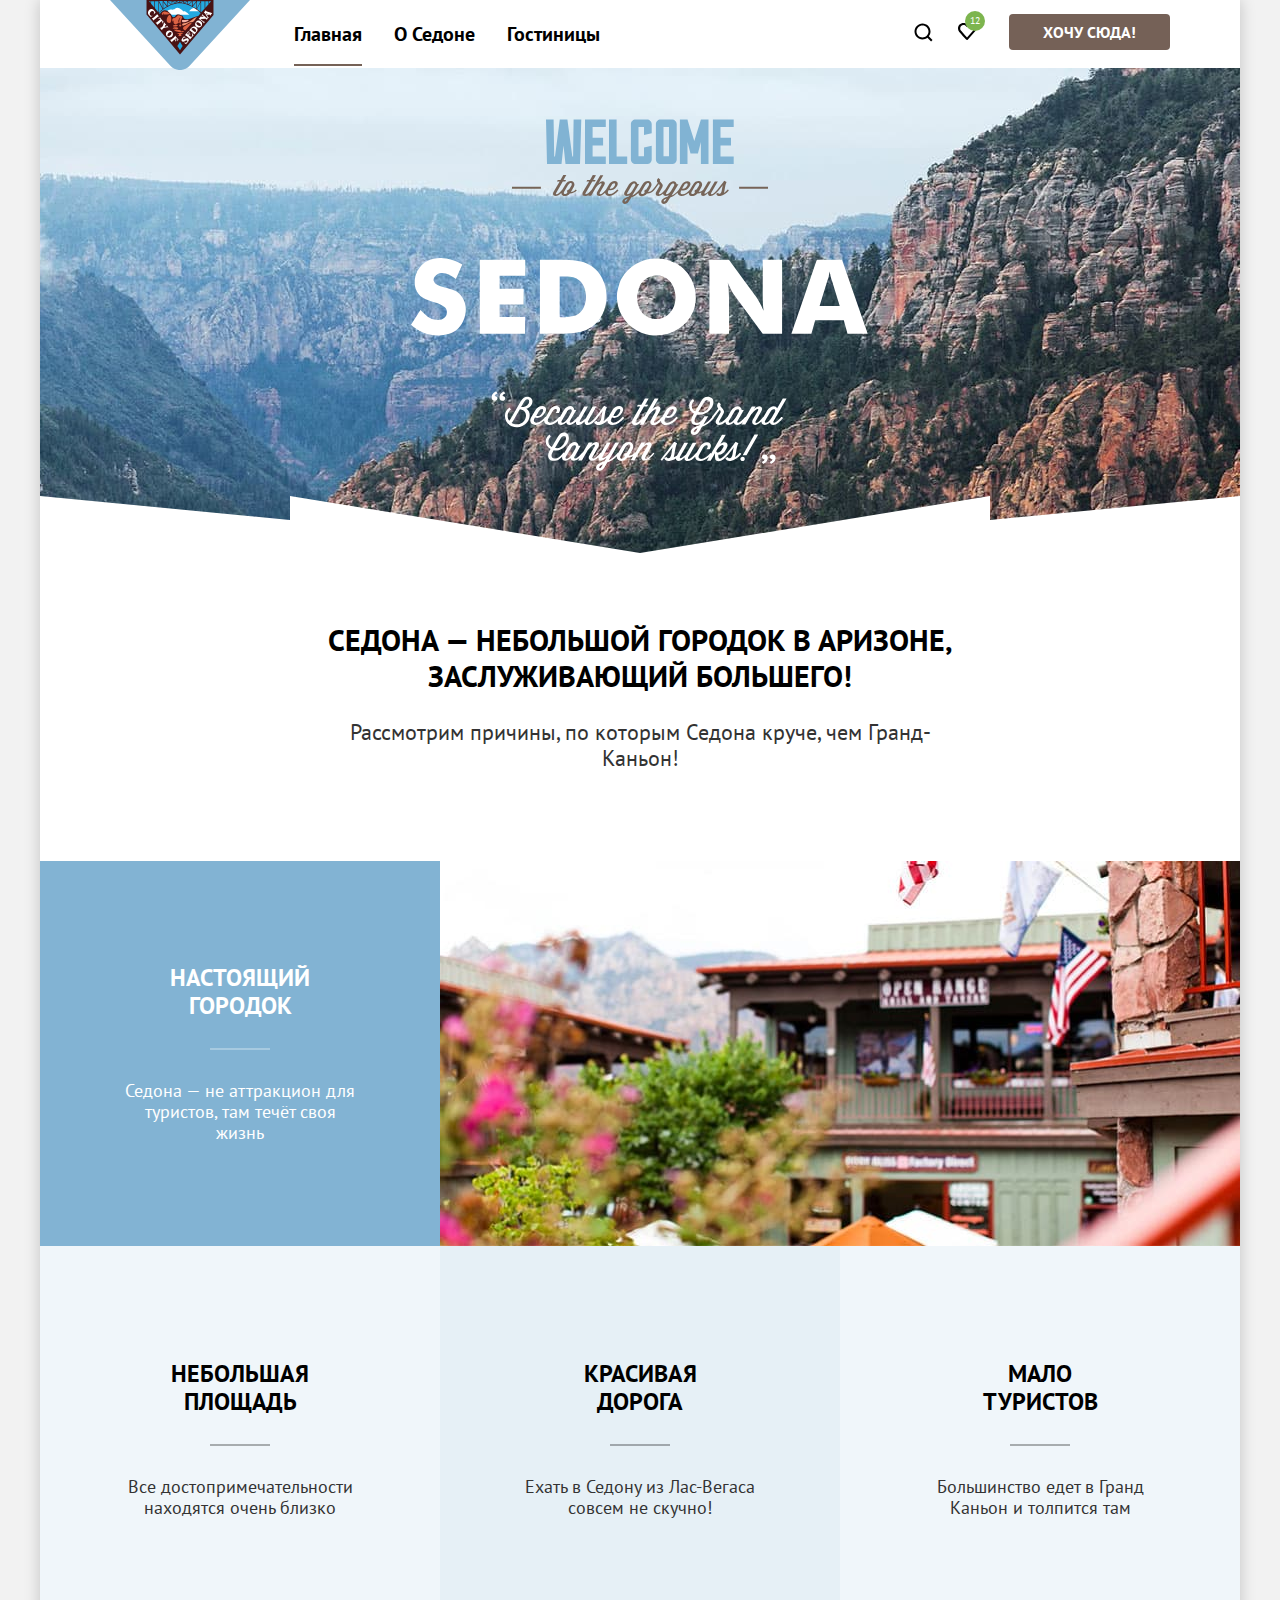
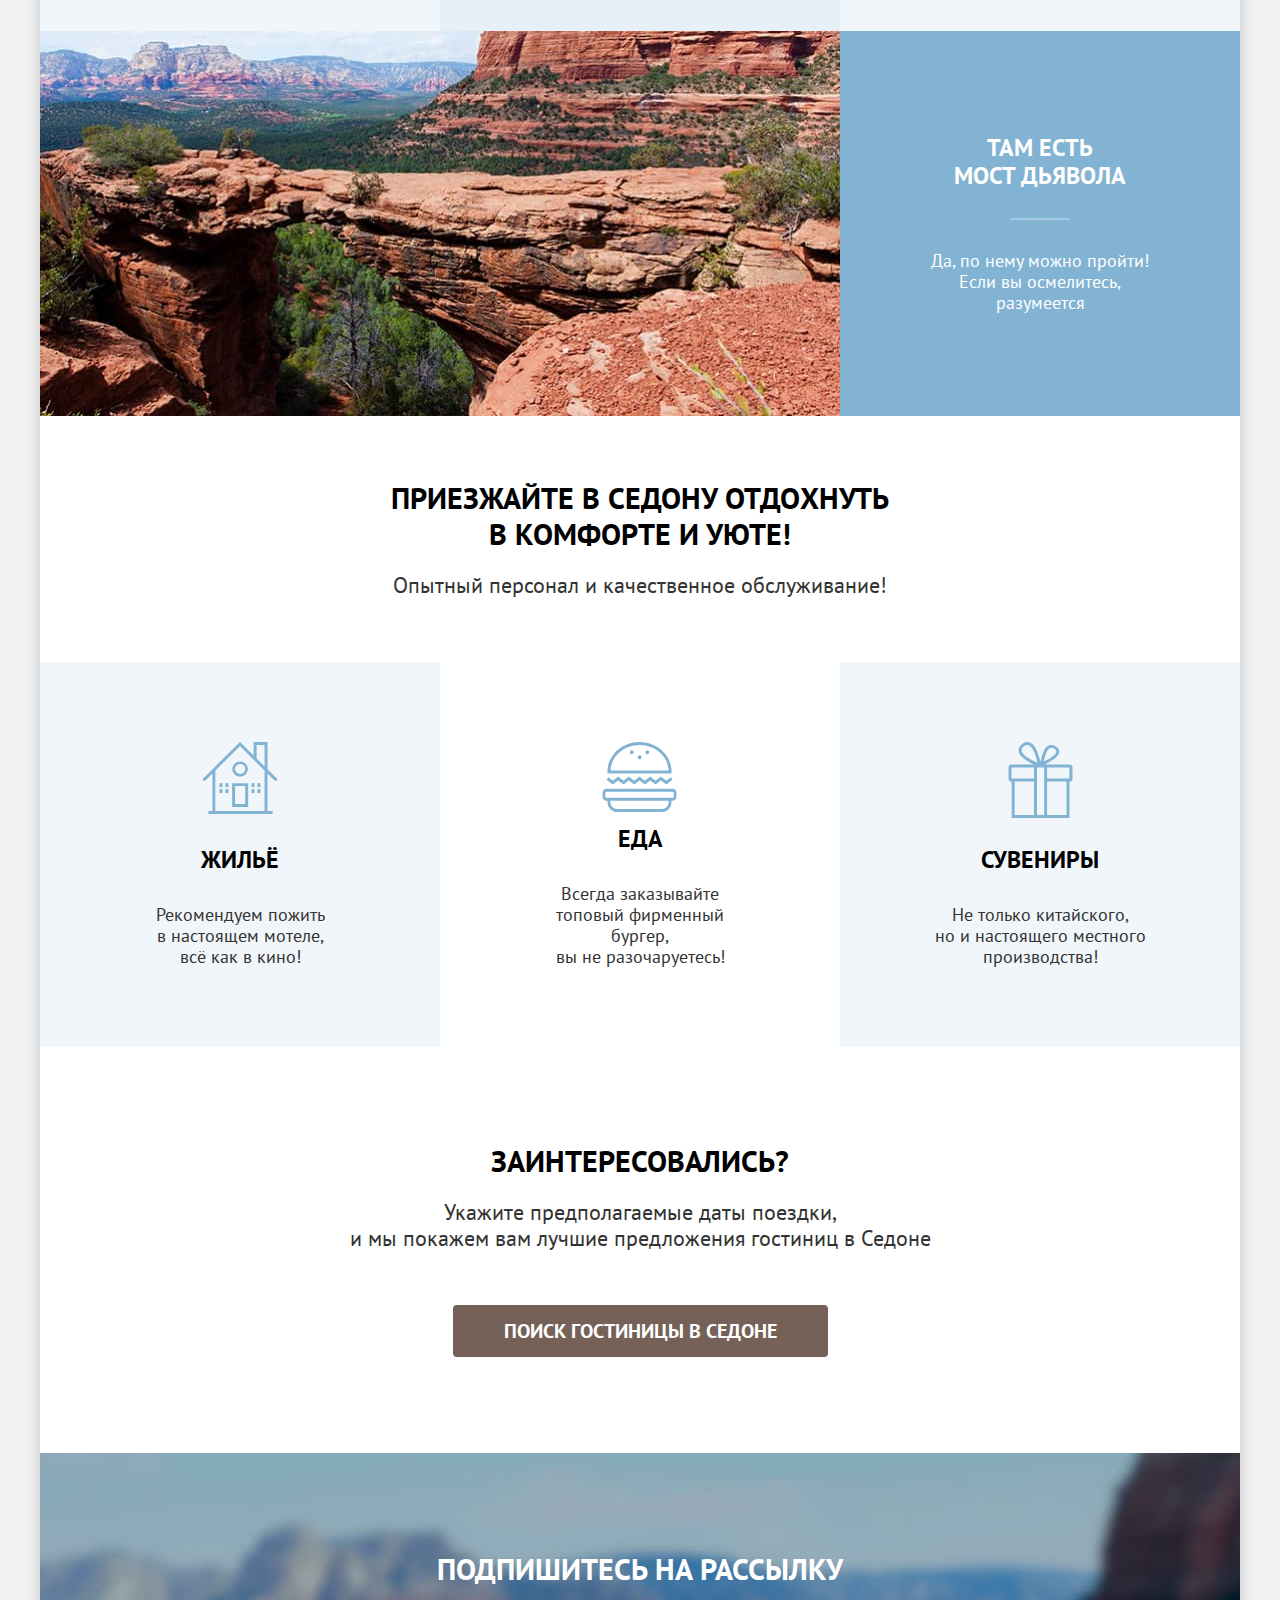
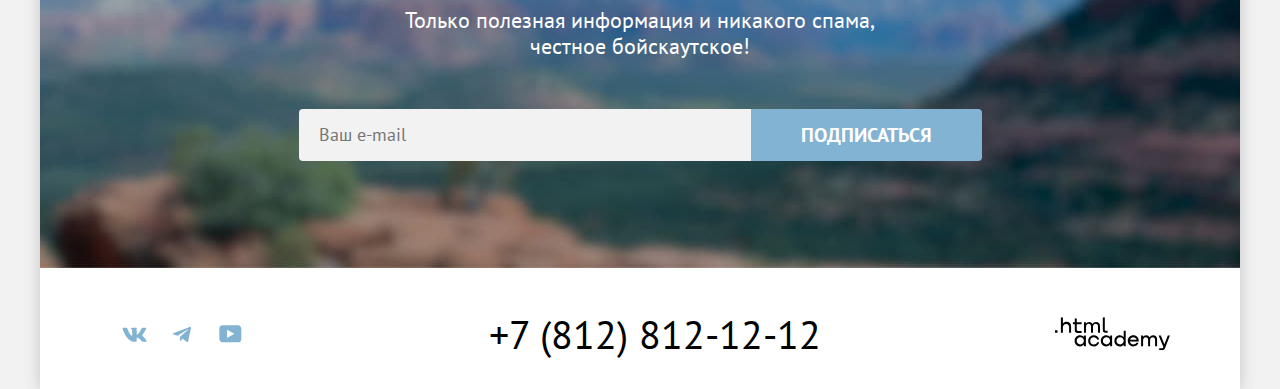
<file: 9/index.html>
<!DOCTYPE html>
<html lang="ru">
  <head>
    <meta charset="utf-8">
    <title>Городок Седона</title>
    <link rel="icon" href="favicon.ico">
    <link rel="icon" type="image/png" href="images/favicon.png">
    <link rel="stylesheet" href="styles/styles.css">
    <base href="https://htmlacademy-htmlcss.github.io/2138391-sedona-37/9/">
</head>
  <body>
    <div class="page-container">
      <header class="page-header">
        <a class="header-logo">
          <img class="logo-image" src="images/logo.svg" width="140" height="70" alt="Логотип Седона.">
        </a>
        <nav class="navigation">
          <ul class="navigation-list">
            <li class="navigation-item">
              <a class="navigation-link navigation-link-current">Главная</a>
            </li>
            <li class="navigation-item">
              <a class="navigation-link" href="#">О Седоне</a>
            </li>
            <li class="navigation-item">
              <a class="navigation-link" href="catalog.html">Гостиницы</a>
            </li>
          </ul>
          <ul class="navigation-list navigation-user">
            <li class="navigation-item">
              <button class="navigation-button" type="button">
                <svg class="user-search-icon" aria-hidden="true" focusable="false" width="19" height="19" viewBox="0 0 19 19" xmlns="http://www.w3.org/2000/svg">
                  <path d="M18.5 17.0083L14.8 13.3287C15.8 12.0359 16.5 10.3453 16.5 8.4558C16.5 4.08011 12.9 0.5 8.5 0.5C4.1 0.5 0.5 4.17956 0.5 8.55525C0.5 12.9309 4.1 16.511 8.5 16.511C10.3 16.511 12 15.9144 13.4 14.8204L17.1 18.5L18.5 17.0083ZM8.5 14.5221C5.2 14.5221 2.5 11.837 2.5 8.55525C2.5 5.27348 5.2 2.5884 8.5 2.5884C11.8 2.5884 14.5 5.27348 14.5 8.55525C14.5 11.837 11.8 14.5221 8.5 14.5221Z"/>
                  </svg>
                <span class="visually-hidden">Поиск</span>
              </button>
            </li>
            <li class="navigation-item">
              <a class="navigation-link" href="#">
                <svg class="user-favorites-icon" aria-hidden="true" focusable="false" width="18" height="18" viewBox="0 0 18 18" xmlns="http://www.w3.org/2000/svg">
                  <path d="M8.9 17C8.6 17 8.3 16.9 8.1 16.6C2.7 10.5 1.4 9.1 1.1 8.7C0.4 7.8 0 6.6 0 5.4C0 2.4 2.4 0 5.5 0C6.8 0 8 0.5 9 1.3C10 0.5 11.3 0 12.5 0C15.5 0 18 2.4 18 5.4C18 6.7 17.5 7.9 16.7 8.8L9.7 16.7C9.5 16.9 9.3 17 8.9 17ZM2.9 7.5C3.2 7.9 6.4 11.5 9 14.4L15.2 7.4C15.7 6.9 15.9 6.2 15.9 5.4C15.9 3.6 14.4 2.1 12.6 2.1C11.6 2.1 10.6 2.6 9.9 3.4C9.6 3.7 9.3 3.8 9 3.8C8.7 3.8 8.4 3.6 8.2 3.4C7.5 2.6 6.5 2.1 5.5 2.1C3.7 2.1 2.2 3.6 2.2 5.4C2.1 6.3 2.5 7 2.9 7.5C2.8 7.5 2.8 7.5 2.9 7.5Z"/>
                </svg>
                <span class="favorites-icon-counter">12</span>
                <span class="visually-hidden">Избранное</span>
              </a>
            </li>
            <li class="navigation-item">
              <div class="button-wrapper">
                <button class="button" type="button">Хочу сюда!</button>
              </div>
            </li>
          </ul>
        </nav>
      </header>
      <main class="main-index main-container">
        <section class="hero">
          <h1 class="visually-hidden">Добро пожаловать в велилоколепную Седону</h1>
          <img class="hero-welcome" src="images/hero-text.svg" width="458" height="352" alt="Добро пожаловать в великолепную Седону. Потому что Большой Каньон так себе.">
        </section>
        <section class="advantages">
          <div class="advantages-content-wrapper">
            <h2 class="section-title">Седона — небольшой городок в Аризоне, заслуживающий большего!</h2>
            <p class="section-subtitle">Рассмотрим причины, по которым Седона круче, чем Гранд-Каньон!</p>
          </div>
          <ul class="advantages-list">
            <li class="advantages-item advantages-item-modified">
              <div class="content-columns">
                <h3 class="advantages-item-title">Настоящий городок</h3>
                <p class="advantages-item-subtitle">Седона — не аттракцион для туристов, там течёт своя жизнь</p>
              </div>
              <img class="advantages-image" src="images/sedona-street.jpg" width="800" height="385" alt="Улица Седоны как в вестерне.">
            </li>
            <li class="advantages-item">
              <div class="content-columns">
                <h3 class="advantages-item-title">Небольшая площадь</h3>
                <p class="advantages-item-subtitle">Все достопримечательности находятся очень близко</p>
              </div>
            </li>
            <li class="advantages-item">
              <div class="content-columns">
                <h3 class="advantages-item-title">Красивая<br> дорога</h3>
                <p class="advantages-item-subtitle">Ехать в Седону из Лас-Вегаса совсем не скучно!</p>
              </div>
            </li>
            <li class="advantages-item">
              <div class="content-columns">
                <h3 class="advantages-item-title">Мало<br> туристов</h3>
                <p class="advantages-item-subtitle">Большинство едет в Гранд Каньон и толпится там</p>
              </div>
            </li>
            <li class="advantages-item advantages-item-modified advantages-item-reverse">
              <div class="content-columns">
                <h3 class="advantages-item-title">Там есть<br> мост дьявола</h3>
                <p class="advantages-item-subtitle">Да, по нему можно пройти! Если вы осмелитесь, разумеется</p>
              </div>
              <img class="advantages-image" src="images/devils-bridge.jpg" width="800" height="385" alt="Мост дьявола в каньоне.">
            </li>
          </ul>
        </section>
        <section class="features">
          <div class="features-content-wrapper">
            <h2 class="section-title">Приезжайте в Седону отдохнуть в комфорте и уюте!</h2>
            <p class="section-subtitle">Опытный персонал и качественное обслуживание!</p>
          </div>
          <ul class="features-list">
            <li class="features-item">
              <h3 class="features-item-title">Жильё</h3>
              <p class="features-item-subtitle">Рекомендуем пожить в&nbsp;настоящем мотеле,<br> всё как в кино!</p>
            </li>
            <li class="features-item">
              <h3 class="features-item-title">Еда</h3>
              <p class="features-item-subtitle">Всегда заказывайте<br> топовый фирменный бургер,<br> вы не разочаруетесь!</p>
            </li>
            <li class="features-item">
              <h3 class="features-item-title">Сувениры</h3>
              <p class="features-item-subtitle">Не только китайского, но&nbsp;и&nbsp;настоящего местного производства!</p>
            </li>
          </ul>
        </section>
        <section class="search">
          <h2 class="section-title">Заинтересовались?</h2>
          <p class="section-subtitle">Укажите предполагаемые даты поездки,<br> и&nbsp;мы покажем вам лучшие предложения гостиниц в Седоне</p>
          <button class="button search-button" type="button">Поиск гостиницы в Седоне</button>
        </section>
        <section class="subscription subscription-modified">
          <h2 class="section-title">Подпишитесь на рассылку</h2>
          <p class="section-subtitle">Только полезная информация и никакого спама,<br> честное бойскаутское!</p>
          <form class="subscription-form form-wrapper" action="https://echo.htmlacademy.ru/" method="post">
            <label class="email-control">
              <input class="email-field" placeholder="Ваш e-mail" type="email" name="subscription-email" required>
              <span class="visually-hidden">E-mail</span>
            </label>
            <button class="subscription-button" type="submit">Подписаться</button>
          </form>
        </section>
      </main>
      <footer class="page-footer">
        <ul class="social-list">
          <li class="social-list-item">
            <a class="social-list-link" href="https://vk.com/htmlacademy" target="_blank">
              <svg class="social-list-icon" aria-hidden="true" focusable="false" width="25" height="15" viewBox="0 0 25 15" xmlns="http://www.w3.org/2000/svg">
                <path fill-rule="evenodd" clip-rule="evenodd" d="M24.1164 1.80445C24.2824 1.25845 24.1164 0.856445 23.3214 0.856445H20.6964C20.0284 0.856445 19.7204 1.20345 19.5534 1.58645C19.5534 1.58645 18.2184 4.78245 16.3274 6.85845C15.7154 7.46045 15.4374 7.65145 15.1034 7.65145C14.9364 7.65145 14.6854 7.46045 14.6854 6.91345V1.80445C14.6854 1.14845 14.5014 0.856445 13.9454 0.856445H9.81738C9.40038 0.856445 9.14938 1.16045 9.14938 1.44945C9.14938 2.07045 10.0954 2.21445 10.1924 3.96245V7.76045C10.1924 8.59345 10.0394 8.74444 9.70538 8.74444C8.81538 8.74444 6.65038 5.53345 5.36538 1.85945C5.11638 1.14445 4.86438 0.856445 4.19338 0.856445H1.56638C0.816382 0.856445 0.666382 1.20345 0.666382 1.58645C0.666382 2.26845 1.55638 5.65645 4.81138 10.1374C6.98138 13.1974 10.0364 14.8564 12.8194 14.8564C14.4884 14.8564 14.6944 14.4884 14.6944 13.8534V11.5404C14.6944 10.8034 14.8524 10.6564 15.3814 10.6564C15.7714 10.6564 16.4384 10.8484 17.9964 12.3234C19.7764 14.0724 20.0694 14.8564 21.0714 14.8564H23.6964C24.4464 14.8564 24.8224 14.4884 24.6064 13.7604C24.3684 13.0364 23.5184 11.9854 22.3914 10.7384C21.7794 10.0284 20.8614 9.26345 20.5824 8.88045C20.1934 8.38945 20.3044 8.17044 20.5824 7.73345C20.5824 7.73345 23.7824 3.30745 24.1154 1.80445H24.1164Z"/>
              </svg>
              <span class="visually-hidden">ВКонтакте</span>
            </a>
          </li>
          <li class="social-list-item">
            <a class="social-list-link" href="https://t.me/htmlacademy" target="_blank">
              <svg class="social-list-icon" aria-hidden="true" focusable="false" width="18" height="16" viewBox="0 0 18 16" xmlns="http://www.w3.org/2000/svg">
                <path d="M16.785 0.955705L0.840489 7.1042C-0.247661 7.54126 -0.241365 8.14828 0.640845 8.41897L4.73445 9.69597L14.2058 3.72014C14.6537 3.44766 15.0629 3.59424 14.7265 3.89281L7.05283 10.8183H7.05103L7.05283 10.8192L6.77045 15.0387C7.18413 15.0387 7.36669 14.8489 7.59871 14.625L9.58705 12.6915L13.7229 15.7464C14.4855 16.1664 15.0332 15.9506 15.2229 15.0405L17.9379 2.2453C18.2158 1.13107 17.5126 0.626562 16.785 0.955705Z"/>
              </svg>
              <span class="visually-hidden">Телеграмм</span>
            </a>
          </li>
          <li class="social-list-item">
            <a class="social-list-link" href="https://www.youtube.com/user/htmlacademyru" target="_blank">
              <svg  class="social-list-icon" aria-hidden="true" focusable="false" width="23" height="18" viewBox="0 0 23 18" xmlns="http://www.w3.org/2000/svg">
                <path d="M18.9402 0.356445H3.50738C1.64668 0.356445 0.333252 1.9502 0.333252 3.75645V13.8502C0.333252 15.7627 1.64668 17.3564 3.50738 17.3564H19.1591C20.8009 17.3564 22.3333 15.7627 22.3333 13.9564V3.75645C22.1143 1.9502 20.8009 0.356445 18.9402 0.356445ZM7.99494 12.8939V4.81894L15.3283 8.85645L7.99494 12.8939Z"/>
              </svg>
              <span class="visually-hidden">YouTube</span>
            </a>
          </li>
        </ul>
        <a class="footer-telephone-link" href="tel:+78128121212">+7 (812) 812-12-12</a>
        <a class="footer-logo" href="https://htmlacademy.ru/" target="_blank">
          <svg class="footer-logo-icon" width="115" height="34" viewBox="0 0 115 34" xmlns="http://www.w3.org/2000/svg">
            <g clip-path="url(#clip0_33515_1190)">
            <path d="M0 13.2564V15.8564H2.5V13.2564H0Z"/>
            <path d="M11.6 4.85645C10 4.85645 8.8 5.55645 8 6.55645H7.9V0.356445H5.9V15.8564H7.9V10.5564C7.9 8.45645 9.2 6.95645 11.2 6.95645C13 6.95645 14.1 8.35645 14.1 10.1564V15.8564H16.1V9.75644C16.2 6.75644 14.3 4.85645 11.6 4.85645Z"/>
            <path d="M26.6 5.15645H21.8V1.45645H19.8V5.25645H17.9V7.25645H19.8V13.2564C19.8 14.9564 20.8 15.9564 22.5 15.9564H26.6V13.9564H22.9C22.2 13.9564 21.8 13.5564 21.8 12.8564V7.15645H26.6V5.15645Z"/>
            <path d="M41.1 4.95645C39.5 4.95645 38.2 5.75645 37.6 7.05645H37.5C36.9 5.85645 35.7 4.95645 34.1 4.95645C32.7 4.95645 31.6 5.75645 31 6.75645H30.9V5.15645H29V15.7564H31V10.3564C31 8.35645 32 6.85645 33.6 6.85645C35.1 6.85645 36 7.85645 36 9.45645V15.7564H38V10.1564C38 7.75645 39.4 6.85645 40.6 6.85645C42.1 6.85645 43 7.85645 43 9.45645V15.7564H45V9.25644C45.1 6.75644 43.6 4.95645 41.1 4.95645Z"/>
            <path d="M47.8 13.0564C47.8 14.7564 48.8 15.7564 50.6 15.7564H52.6V13.7564H50.9C50.2 13.7564 49.8 13.3564 49.8 12.6564V0.356445H47.8V13.0564Z"/>
            <path d="M28.9 20.0564C28 18.9564 26.7 18.2564 25 18.2564C21.9 18.2564 19.6 20.5564 19.6 23.8564C19.6 27.1564 21.9 29.4564 25 29.4564C26.8 29.4564 28 28.6564 28.8 27.5564H28.9V29.1564H30.9V18.5564H28.9V20.0564ZM25.3 27.4564C23.1 27.4564 21.7 25.8564 21.7 23.8564C21.7 21.8564 23.1 20.2564 25.3 20.2564C27.5 20.2564 28.9 21.8564 28.9 23.8564C28.9 25.7564 27.5 27.4564 25.3 27.4564Z"/>
            <path d="M44.2 22.3564C43.7 19.9564 41.6 18.2564 38.8 18.2564C35.4 18.2564 33.2 20.7564 33.2 23.8564C33.2 26.9564 35.4 29.4564 38.8 29.4564C41.6 29.4564 43.7 27.6564 44.2 25.2564H42.1C41.7 26.5564 40.4 27.5564 38.8 27.5564C36.6 27.5564 35.2 25.9564 35.2 23.9564C35.2 21.9564 36.6 20.3564 38.8 20.3564C40.4 20.3564 41.6 21.3564 42.1 22.5564H44.2V22.3564Z"/>
            <path d="M55.1 20.0564C54.2 18.9564 52.9 18.2564 51.2 18.2564C48.1 18.2564 45.8 20.5564 45.8 23.8564C45.8 27.1564 48.1 29.4564 51.2 29.4564C53 29.4564 54.2 28.6564 55 27.5564H55.1V29.1564H57.1V18.5564H55.1V20.0564ZM51.5 27.4564C49.3 27.4564 47.9 25.8564 47.9 23.8564C47.9 21.8564 49.3 20.2564 51.5 20.2564C53.7 20.2564 55.1 21.8564 55.1 23.8564C55.1 25.7564 53.6 27.4564 51.5 27.4564Z"/>
            <path d="M68.7 20.1564C67.8 19.0564 66.5 18.2564 64.8 18.2564C61.7 18.2564 59.4 20.5564 59.4 23.8564C59.4 27.1564 61.6 29.4564 64.8 29.4564C66.5 29.4564 67.8 28.6564 68.6 27.6564H68.7V29.1564H70.7V13.7564H68.7V20.1564ZM65.1 27.4564C62.9 27.4564 61.5 25.8564 61.5 23.8564C61.5 21.8564 62.9 20.2564 65.1 20.2564C67.3 20.2564 68.7 21.8564 68.7 23.8564C68.6 25.8564 67.2 27.4564 65.1 27.4564Z"/>
            <path d="M78.3 18.2564C75 18.2564 72.8 20.7564 72.8 23.8564C72.8 26.8564 74.9 29.4564 78.3 29.4564C80.8 29.4564 82.8 28.1564 83.5 25.8564H81.4C80.9 26.8564 79.8 27.4564 78.4 27.4564C76.5 27.4564 75.1 26.1564 75 24.5564H83.8C84 20.9564 81.8 18.2564 78.3 18.2564ZM78.3 20.1564C80 20.1564 81.3 21.1564 81.6 22.7564H75.1C75.4 21.2564 76.6 20.1564 78.3 20.1564Z"/>
            <path d="M98.2 18.2564C96.6 18.2564 95.3 19.0564 94.6 20.2564H94.5C93.9 19.0564 92.7 18.2564 91.1 18.2564C89.7 18.2564 88.6 18.9564 88 20.0564V18.5564H86.1V29.1564H88.1V23.7564C88.1 21.7564 89.1 20.3564 90.7 20.2564C92.2 20.2564 93.1 21.2564 93.1 22.8564V29.1564H95.1V23.5564C95.1 21.1564 96.5 20.2564 97.7 20.2564C99.2 20.2564 100.1 21.2564 100.1 22.8564V29.1564H102.1V22.6564C102.2 20.0564 100.7 18.2564 98.2 18.2564Z"/>
            <path d="M109.4 27.3564L105.8 18.4564H103.6L108.4 30.0564C108.1 30.9564 107.7 31.2564 106.7 31.2564H104.2V33.2564H106.7C108.5 33.2564 109.5 32.4564 110.2 30.6564L114.9 18.4564H112.8L109.4 27.3564Z"/>
            </g>
            <defs>
            <clipPath id="clip0_33515_1190">
            <rect width="115" height="33" fill="white" transform="translate(0 0.356445)"/>
            </clipPath>
            </defs>
            </svg>
          <span class="visually-hidden">Логотип HTML Академии</span>
        </a>
      </footer>
    </div>
    <div class="modal-container modal-container-off">
      <div class="modal modal-search">
        <button class="modal-close-button" type="button">
          <span class="visually-hidden">Закрыть</span>
        </button>
        <section class="modal-content">
          <h2 class="modal-title">Поиск гостиницы в Седоне</h2>
        </section>
        <form class="search-form" action="https://echo.htmlacademy.ru/" method="post">
          <label class="search-control search-control-date">
            <span class="search-control-text-date">Дата Заезда:</span>
            <input type="text" class="search-form-field" name="arrival-date" value="27 апреля 2020" placeholder="Укажите дату">
            <span class="search-control-tip search-control-tip-error">Мы не можем отправить вас в прошлое.</span>
          </label>
          <label class="search-control search-control-date">
            <span class="search-control-text-date">Дата Выезда:</span>
            <input type="text" class="search-form-field" name="departure-date" value="1 сентября 2023" placeholder="Укажите дату">
            <span class="search-control-tip">На эти даты есть свободные номера. Пока есть.</span>
          </label>
          <div class="search-control-wrapper">
            <label class="search-control search-control-person">
              <span class="search-control-text-adult">Взрослые:</span>
              <input type="number" class="search-form-field" name="adult-qty" value="2" min="0" max="10">
              <button class="qty-button qty-button-less" type="button">
                <svg class="qty-button-icon" width="14" height="2" viewBox="0 0 14 2" xmlns="http://www.w3.org/2000/svg">
                  <path d="M0 0L0 2L14 2V0L0 0Z"/>
                </svg>
                <span class="visually-hidden">Уменьшить количество</span>
              </button>
              <button class="qty-button qty-button-more" type="button">
                <svg class="qty-button-icon" width="14" height="14" viewBox="0 0 14 14" xmlns="http://www.w3.org/2000/svg">
                  <path d="M14 6H8V0H6V6H0V8H6V14H8V8H14V6Z"/>
                </svg>
                <span class="visually-hidden">Увеличить количество</span>
              </button>
            </label>
            <label class="search-control search-control-person">
              <span class="search-control-text-children">
                Дети:
                <span class="tooltip">
                  <button class="tooltip-toggle" type="button" aria-labelledby="tooltip-label-person"></button>
                  <span class="tooltip-text" role="tooltip" id="tooltip-label-person">
                    Укажите количество детей, которые будут с вами, возраст которых от 6 до 18 лет. Дети до 6 лет размещаются бесплатно.
                  </span>
                </span>
              </span>
              <input type="number" class="search-form-field" name="children-qty" value="2" min="0" max="10">
              <button class="qty-button qty-button-less" type="button">
                <svg class="qty-button-icon" width="14" height="2" viewBox="0 0 14 2" xmlns="http://www.w3.org/2000/svg">
                  <path d="M0 0L0 2L14 2V0L0 0Z"/>
                </svg>
                <span class="visually-hidden">Уменьшить количество</span>
              </button>
              <button class="qty-button qty-button-more" type="button">
                <svg class="qty-button-icon" width="14" height="14" viewBox="0 0 14 14" xmlns="http://www.w3.org/2000/svg">
                  <path d="M14 6H8V0H6V6H0V8H6V14H8V8H14V6Z"/>
                </svg>
                <span class="visually-hidden">Увеличить количество</span>
              </button>
            </label>
          </div>
          <button class="modal-search-button" type="submit">Найти</button>
        </form>
      </div>
    </div>
  </body>
</html>
</file>
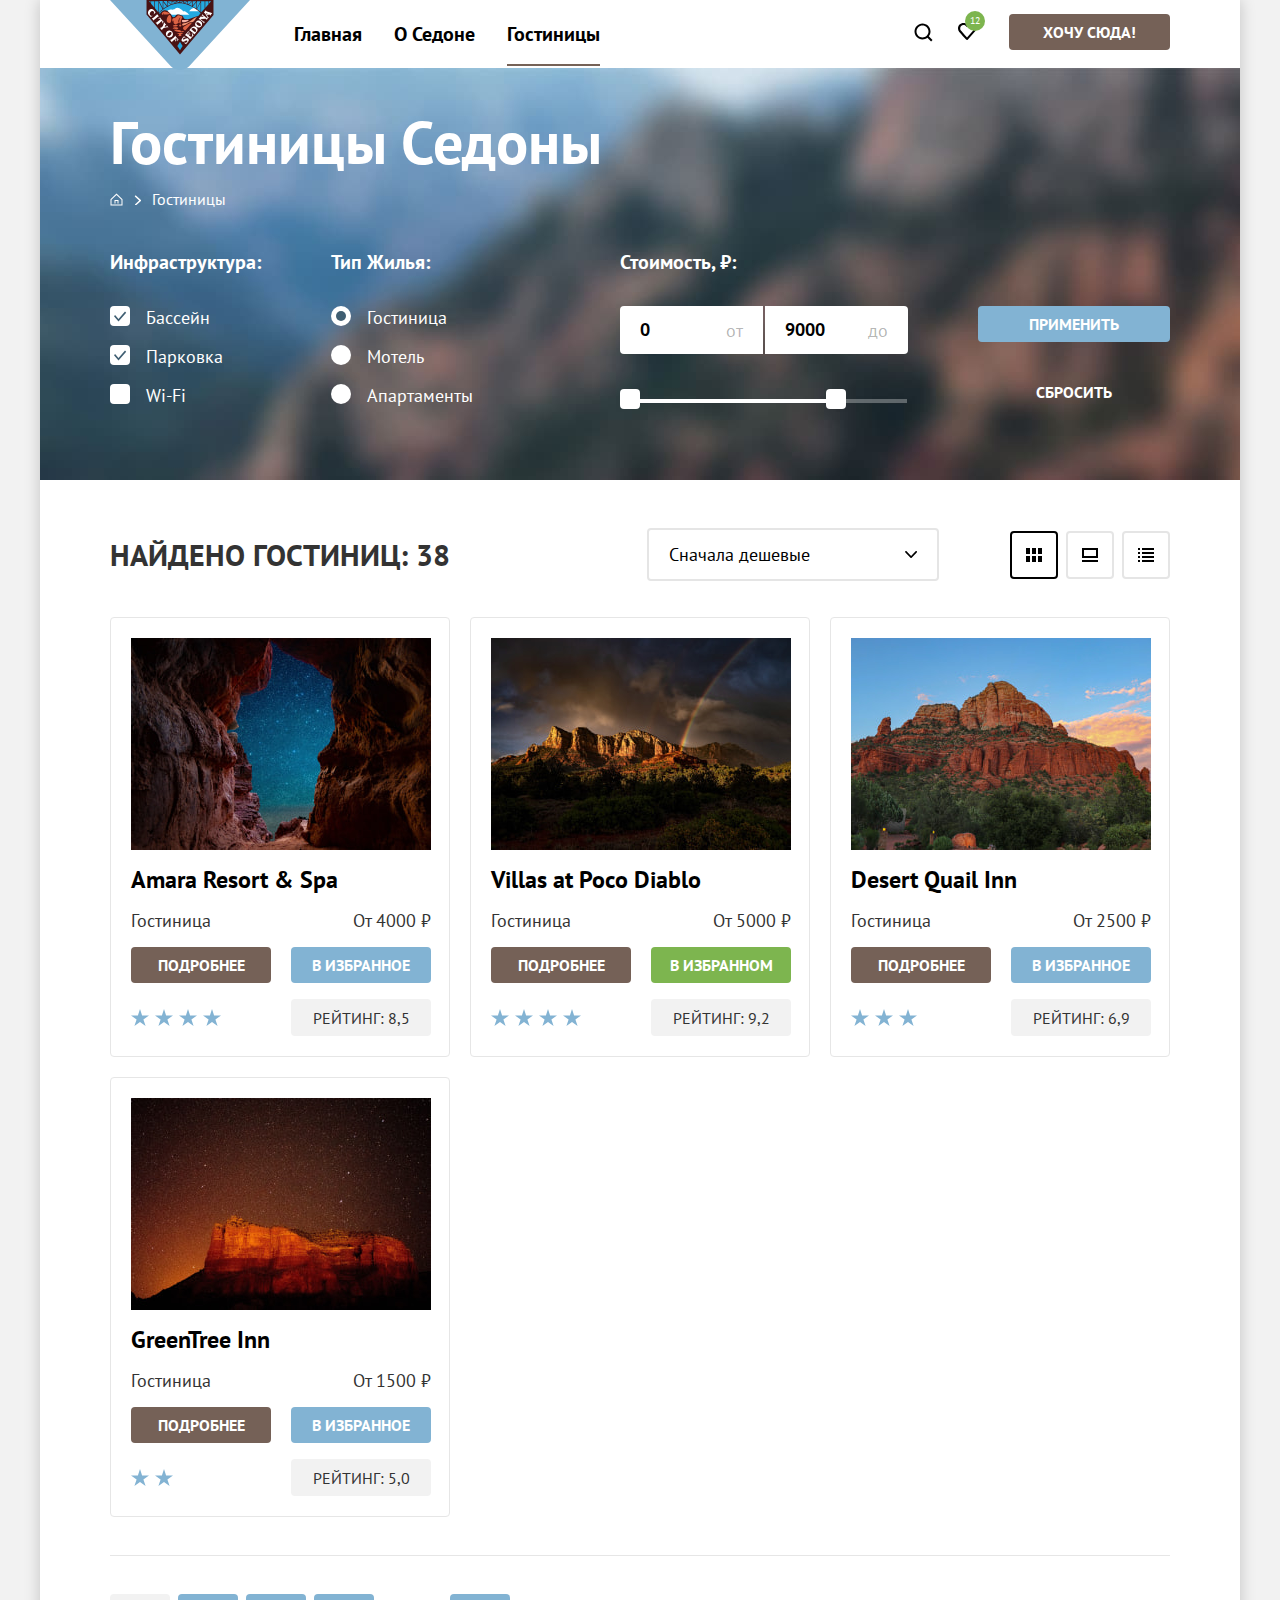
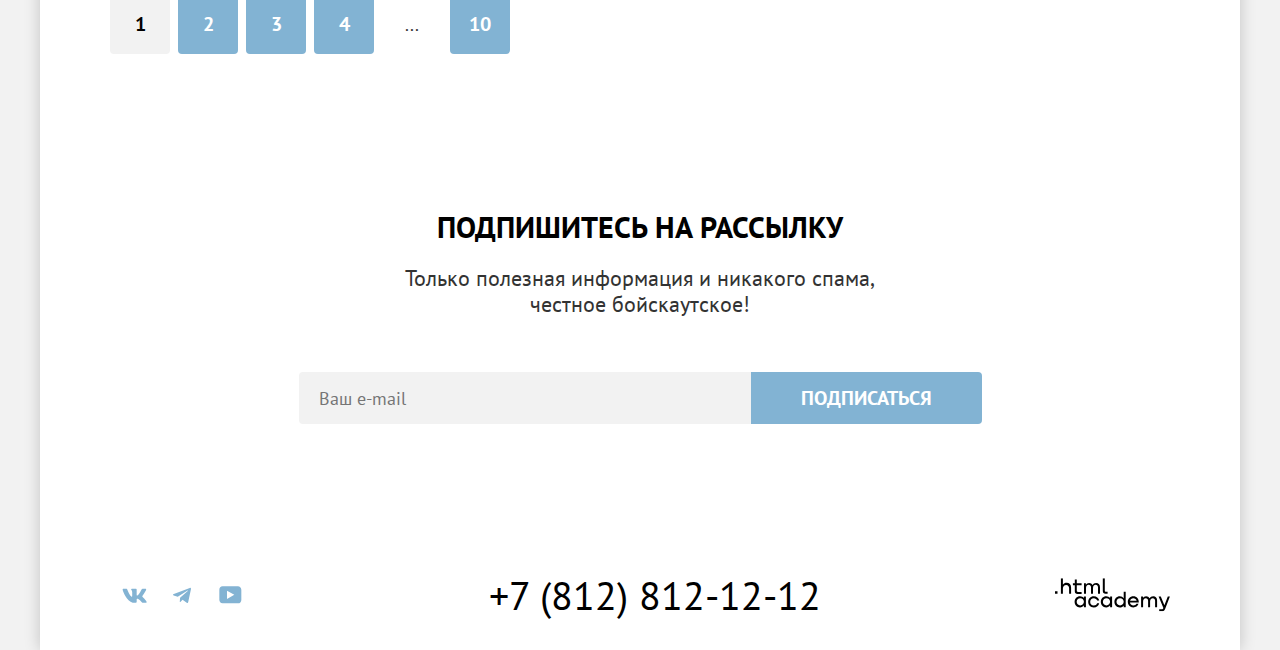
<file: catalog.html>
<!DOCTYPE html>
<html lang="ru">
  <head>
    <meta charset="utf-8">
    <title>Гостиницы Седоны</title>
    <link rel="icon" href="favicon.ico">
    <link rel="icon" type="image/png" href="images/favicon.png">
    <link rel="stylesheet" href="styles/styles.css">
  </head>
  <body>
    <div class="page-container">
      <header class="page-header">
        <a class="header-logo" href="index.html">
          <img class="logo-image" src="images/logo.svg" width="140" height="70" alt="Логотип Седона.">
        </a>
        <nav class="navigation">
          <ul class="navigation-list">
            <li class="navigation-item">
              <a class="navigation-link" href="index.html">Главная</a>
            </li>
            <li class="navigation-item">
              <a class="navigation-link" href="#">О Седоне</a>
            </li>
            <li class="navigation-item">
              <a class="navigation-link navigation-link-current">Гостиницы</a>
            </li>
          </ul>
          <ul class="navigation-list navigation-user">
            <li class="navigation-item">
              <button class="navigation-button" type="button">
                <svg class="user-search-icon" aria-hidden="true" focusable="false" width="19" height="19" viewBox="0 0 19 19" xmlns="http://www.w3.org/2000/svg">
                  <path d="M18.5 17.0083L14.8 13.3287C15.8 12.0359 16.5 10.3453 16.5 8.4558C16.5 4.08011 12.9 0.5 8.5 0.5C4.1 0.5 0.5 4.17956 0.5 8.55525C0.5 12.9309 4.1 16.511 8.5 16.511C10.3 16.511 12 15.9144 13.4 14.8204L17.1 18.5L18.5 17.0083ZM8.5 14.5221C5.2 14.5221 2.5 11.837 2.5 8.55525C2.5 5.27348 5.2 2.5884 8.5 2.5884C11.8 2.5884 14.5 5.27348 14.5 8.55525C14.5 11.837 11.8 14.5221 8.5 14.5221Z"/>
                  </svg>
                <span class="visually-hidden">Поиск</span>
              </button>
            </li>
            <li class="navigation-item">
              <a class="navigation-link" href="#">
                <svg class="user-favorites-icon" aria-hidden="true" focusable="false" width="18" height="18" viewBox="0 0 18 18" xmlns="http://www.w3.org/2000/svg">
                  <path d="M8.9 17C8.6 17 8.3 16.9 8.1 16.6C2.7 10.5 1.4 9.1 1.1 8.7C0.4 7.8 0 6.6 0 5.4C0 2.4 2.4 0 5.5 0C6.8 0 8 0.5 9 1.3C10 0.5 11.3 0 12.5 0C15.5 0 18 2.4 18 5.4C18 6.7 17.5 7.9 16.7 8.8L9.7 16.7C9.5 16.9 9.3 17 8.9 17ZM2.9 7.5C3.2 7.9 6.4 11.5 9 14.4L15.2 7.4C15.7 6.9 15.9 6.2 15.9 5.4C15.9 3.6 14.4 2.1 12.6 2.1C11.6 2.1 10.6 2.6 9.9 3.4C9.6 3.7 9.3 3.8 9 3.8C8.7 3.8 8.4 3.6 8.2 3.4C7.5 2.6 6.5 2.1 5.5 2.1C3.7 2.1 2.2 3.6 2.2 5.4C2.1 6.3 2.5 7 2.9 7.5C2.8 7.5 2.8 7.5 2.9 7.5Z"/>
                </svg>
                <span class="favorites-icon-counter">12</span>
                <span class="visually-hidden">Избранное</span>
              </a>
            </li>
            <li class="navigation-item">
              <div class="button-wrapper">
                <a class="button" href="#">Хочу сюда!</a>
              </div>
            </li>
          </ul>
        </nav>
      </header>
      <main class="main-catalog main-container">
        <div class="header-filter-wrap">
          <section class="catalog-header">
            <h1 class="catalog-title">Гостиницы Седоны</h1>
            <ul class="breadcrumbs">
              <li class="breadcrumbs-item">
                <a class="breadcrumbs-link breadcrumbs-link-home" href="index.html">
                  <span class="visually-hidden">На главную</span>
                </a>
              </li>
              <li class="breadcrumbs-item">
                <a class="breadcrumbs-link">Гостиницы</a>
              </li>
            </ul>
          </section>
          <section class="filter">
            <h2 class="visually-hidden">Фильтр подбора гостиницы</h2>
            <form class="catalog-filter" action="https://echo.htmlacademy.ru/" method="get">
              <div class="filters-wrapper">
                <fieldset class="catalog-filter-group">
                  <legend class="catalog-filter-title">Инфраструктура:</legend>
                  <ul class="catalog-filter-list">
                    <li class="catalog-filter-item">
                      <label class="control">
                        <input class="visually-hidden control-input" type="checkbox" name="pool" checked>
                        <span class="control-mark"></span>
                        <span class="control-label">Бассейн</span>
                      </label>
                    </li>
                    <li class="catalog-filter-item">
                      <label class="control">
                        <input class="visually-hidden control-input" type="checkbox" name="parking" checked>
                        <span class="control-mark"></span>
                        <span class="control-label">Парковка</span>
                      </label>
                    </li>
                    <li class="catalog-filter-item">
                      <label class="control">
                        <input class="visually-hidden control-input" type="checkbox" name="wi-fi">
                        <span class="control-mark"></span>
                        <span class="control-label">Wi-Fi</span>
                      </label>
                    </li>
                  </ul>
                </fieldset>
                <fieldset class="catalog-filter-group">
                  <legend class="catalog-filter-title">Тип Жилья:</legend>
                  <ul class="catalog-filter-list">
                    <li class="catalog-filter-item">
                      <label class="control">
                        <input class="visually-hidden control-input" type="radio" name="type-of-housing" value="hotel" checked>
                        <span class="control-mark"></span>
                        <span class="control-label">Гостиница</span>
                      </label>
                    </li>
                    <li class="catalog-filter-item">
                      <label class="control">
                        <input class="visually-hidden control-input" type="radio" name="type-of-housing" value="motel">
                        <span class="control-mark"></span>
                        <span class="control-label">Мотель</span>
                      </label>
                    </li>
                    <li class="catalog-filter-item">
                      <label class="control">
                        <input class="visually-hidden control-input" type="radio" name="type-of-housing" value="apartments">
                        <span class="control-mark"></span>
                        <span class="control-label">Апартаменты</span>
                      </label>
                    </li>
                  </ul>
                </fieldset>
              </div>
              <div class="range-buttons-wrapper">
                <fieldset class="catalog-filter-group">
                  <legend class="catalog-filter-title">Стоимость, ₽:</legend>
                  <div class="range">
                    <div class="range-wrapper-inputs">
                      <label class="catalog-filter-label">
                        <input class="range-input" type="number" value="0" name="min-price">
                        <span class="range-input-text">от</span>
                      </label>
                      <label class="catalog-filter-label">
                        <input class="range-input range-input-reversed" type="number" value="9000" name="max-price">
                        <span class="range-input-text">до</span>
                      </label>
                    </div>
                    <div class="range-scale">
                      <div class="range-bar" style="right: 61px; width: 226px">
                        <button class="range-toggle toggle-min" type="button">
                          <span class="visually-hidden">Указать минимальную цену</span>
                        </button>
                        <button class="range-toggle toggle-max" type="button">
                          <span class="visually-hidden">Указать максимальную цену</span>
                        </button>
                      </div>
                    </div>
                  </div>
                </fieldset>
                <div class="filter-buttons-wrapper">
                  <button class="button apply-button" type="submit">Применить</button>
                  <button class="button reset-button" type="reset">Сбросить</button>
                </div>
              </div>
            </form>
          </section>
        </div>
        <section class="catalog">
          <h2 class="visually-hidden">Результаты поиска</h2>
          <div class="catalog-container">
            <p class="catalog-result">Найдено гостиниц: <output>38</output></p>
            <label class="select-control">
              <select class="catalog-sorting">
                <option value="cheap">Сначала дешевые</option>
                <option value="expensive">Сначала дорогие</option>
                <option value="high-rating">С высоким рейтингом</option>
              </select>
              <span class="visually-hidden">Сортировка</span>
            </label>
            <ul class="catalog-display">
              <li class="catalog-display-option">
                <a class="display-button display-button-active display-cards" href="#">
                  <span class="visually-hidden">Показать карточки</span>
                </a>
              </li>
              <li class="catalog-display-option">
                <a class="display-button display-slider" href="#">
                  <span class="visually-hidden">Показать слайдер</span>
                </a>
              </li>
              <li class="catalog-display-option">
                <a class="display-button display-list" href="#">
                  <span class="visually-hidden">Показать список</span>
                </a>
              </li>
            </ul>
          </div>
          <ul class="hotel-list">
            <li class="hotel-card">
              <a class="hotel-card-link hotel-card-link-image" href="#">
                <img class="hotel-card-image" src="images/amara-hotel.jpg" width="300" height="212" alt="Звездное небо через расщелину каньона.">
              </a>
              <a class="hotel-card-link" href="#">
                <h3 class="hotel-card-title">Amara Resort & Spa</h3>
              </a>
              <span>Гостиница</span>
              <span class="hotel-price">От 4000 ₽</span>
              <a class="button more-button" href="#">подробнее</a>
              <button class="button favorites-button" type="button">в избранное</button>
              <div class="star-rating">
                <span class="star-image" aria-hidden="true"></span>
                <span class="star-image" aria-hidden="true"></span>
                <span class="star-image" aria-hidden="true"></span>
                <span class="star-image" aria-hidden="true"></span>
                <span class="visually-hidden">4 звезды</span>
              </div>
              <p class="hotel-card-rating">Рейтинг: 8,5</p>
            </li>
            <li class="hotel-card">
              <a class="hotel-card-link hotel-card-link-image" href="#">
                <img class="hotel-card-image" src="images/poco-diablo-hotel.jpg" width="300" height="212" alt="Радуга в каньоне сразу после дождя.">
              </a>
              <a class="hotel-card-link" href="#">
                <h3 class="hotel-card-title">Villas at Poco Diablo</h3>
              </a>
              <span>Гостиница</span>
              <span class="hotel-price">От 5000 ₽</span>
              <a class="button more-button" href="#">подробнее</a>
              <button class="button favorites-added-button" type="button">в избранном</button>
              <div class="star-rating">
                <span class="star-image" aria-hidden="true"></span>
                <span class="star-image" aria-hidden="true"></span>
                <span class="star-image" aria-hidden="true"></span>
                <span class="star-image" aria-hidden="true"></span>
                <span class="visually-hidden">4 звезды</span>
              </div>
              <p class="hotel-card-rating">Рейтинг: 9,2</p>
            </li>
            <li class="hotel-card">
              <a class="hotel-card-link hotel-card-link-image" href="#">
                <img class="hotel-card-image" src="images/desert-quail-hotel.jpg" width="300" height="212" alt="Каньон на закате.">
              </a>
              <a class="hotel-card-link" href="#">
                <h3 class="hotel-card-title">Desert Quail Inn</h3>
              </a>
              <span>Гостиница</span>
              <span class="hotel-price">От 2500 ₽</span>
              <a class="button more-button" href="#">подробнее</a>
              <button class="button favorites-button" type="button">в избранное</button>
              <div class="star-rating">
                <span class="star-image" aria-hidden="true"></span>
                <span class="star-image" aria-hidden="true"></span>
                <span class="star-image" aria-hidden="true"></span>
                <span class="visually-hidden">3 звезды</span>
              </div>
              <p class="hotel-card-rating">Рейтинг: 6,9</p>
            </li>
            <li class="hotel-card">
              <a class="hotel-card-link hotel-card-link-image" href="#">
                <img class="hotel-card-image" src="images/green-tree-hotel.jpg" width="300" height="212" alt="Каньон на фоне зведного неба.">
              </a>
              <a class="hotel-card-link" href="#">
                <h3 class="hotel-card-title">GreenTree Inn</h3>
              </a>
              <span>Гостиница</span>
              <span class="hotel-price">От 1500 ₽</span>
              <a class="button more-button" href="#">подробнее</a>
              <button class="button favorites-button" type="button">в избранное</button>
              <div class="star-rating">
                <span class="star-image" aria-hidden="true"></span>
                <span class="star-image" aria-hidden="true"></span>
                <span class="visually-hidden">2 звезды</span>
              </div>
              <p class="hotel-card-rating">Рейтинг: 5,0</p>
            </li>
          </ul>
          <div class="catalog-pagination">
            <ul class="pagination-list">
              <li class="pagination-item">
                <a class="pagination-link pagination-current">1</a>
              </li>
              <li class="pagination-item">
                <a class="pagination-link" href="#">2</a>
              </li>
              <li class="pagination-item">
                <a class="pagination-link" href="#">3</a>
              </li>
              <li class="pagination-item">
                <a class="pagination-link" href="#">4</a>
              </li>
            </ul>
            <span class="pagination-separator">...</span>
            <a class="pagination-link" href="#">10</a>
          </div>
        </section>
        <section class="subscription">
          <h2 class="section-title">Подпишитесь на рассылку</h2>
          <p class="section-subtitle">Только полезная информация и никакого спама,<br> честное бойскаутское!</p>
          <form class="subscription-form form-wrapper" action="https://echo.htmlacademy.ru/" method="post">
            <label class="email-control">
              <input class="email-field" placeholder="Ваш e-mail" type="email" name="subscription-email" required>
              <span class="visually-hidden">E-mail</span>
            </label>
            <button class="subscription-button" type="submit">Подписаться</button>
          </form>
        </section>
      </main>
      <footer class="page-footer">
        <ul class="social-list">
          <li class="social-list-item">
            <a class="social-list-link" href="https://vk.com/htmlacademy" target="_blank">
              <svg class="social-list-icon" aria-hidden="true" focusable="false" width="25" height="15" viewBox="0 0 25 15" xmlns="http://www.w3.org/2000/svg">
                <path fill-rule="evenodd" clip-rule="evenodd" d="M24.1164 1.80445C24.2824 1.25845 24.1164 0.856445 23.3214 0.856445H20.6964C20.0284 0.856445 19.7204 1.20345 19.5534 1.58645C19.5534 1.58645 18.2184 4.78245 16.3274 6.85845C15.7154 7.46045 15.4374 7.65145 15.1034 7.65145C14.9364 7.65145 14.6854 7.46045 14.6854 6.91345V1.80445C14.6854 1.14845 14.5014 0.856445 13.9454 0.856445H9.81738C9.40038 0.856445 9.14938 1.16045 9.14938 1.44945C9.14938 2.07045 10.0954 2.21445 10.1924 3.96245V7.76045C10.1924 8.59345 10.0394 8.74444 9.70538 8.74444C8.81538 8.74444 6.65038 5.53345 5.36538 1.85945C5.11638 1.14445 4.86438 0.856445 4.19338 0.856445H1.56638C0.816382 0.856445 0.666382 1.20345 0.666382 1.58645C0.666382 2.26845 1.55638 5.65645 4.81138 10.1374C6.98138 13.1974 10.0364 14.8564 12.8194 14.8564C14.4884 14.8564 14.6944 14.4884 14.6944 13.8534V11.5404C14.6944 10.8034 14.8524 10.6564 15.3814 10.6564C15.7714 10.6564 16.4384 10.8484 17.9964 12.3234C19.7764 14.0724 20.0694 14.8564 21.0714 14.8564H23.6964C24.4464 14.8564 24.8224 14.4884 24.6064 13.7604C24.3684 13.0364 23.5184 11.9854 22.3914 10.7384C21.7794 10.0284 20.8614 9.26345 20.5824 8.88045C20.1934 8.38945 20.3044 8.17044 20.5824 7.73345C20.5824 7.73345 23.7824 3.30745 24.1154 1.80445H24.1164Z"/>
              </svg>
              <span class="visually-hidden">ВКонтакте</span>
            </a>
          </li>
          <li class="social-list-item">
            <a class="social-list-link" href="https://t.me/htmlacademy" target="_blank">
              <svg class="social-list-icon" aria-hidden="true" focusable="false" width="18" height="16" viewBox="0 0 18 16" xmlns="http://www.w3.org/2000/svg">
                <path d="M16.785 0.955705L0.840489 7.1042C-0.247661 7.54126 -0.241365 8.14828 0.640845 8.41897L4.73445 9.69597L14.2058 3.72014C14.6537 3.44766 15.0629 3.59424 14.7265 3.89281L7.05283 10.8183H7.05103L7.05283 10.8192L6.77045 15.0387C7.18413 15.0387 7.36669 14.8489 7.59871 14.625L9.58705 12.6915L13.7229 15.7464C14.4855 16.1664 15.0332 15.9506 15.2229 15.0405L17.9379 2.2453C18.2158 1.13107 17.5126 0.626562 16.785 0.955705Z"/>
              </svg>
              <span class="visually-hidden">Телеграмм</span>
            </a>
          </li>
          <li class="social-list-item">
            <a class="social-list-link" href="https://www.youtube.com/user/htmlacademyru" target="_blank">
              <svg  class="social-list-icon" aria-hidden="true" focusable="false" width="23" height="18" viewBox="0 0 23 18" xmlns="http://www.w3.org/2000/svg">
                <path d="M18.9402 0.356445H3.50738C1.64668 0.356445 0.333252 1.9502 0.333252 3.75645V13.8502C0.333252 15.7627 1.64668 17.3564 3.50738 17.3564H19.1591C20.8009 17.3564 22.3333 15.7627 22.3333 13.9564V3.75645C22.1143 1.9502 20.8009 0.356445 18.9402 0.356445ZM7.99494 12.8939V4.81894L15.3283 8.85645L7.99494 12.8939Z"/>
              </svg>
              <span class="visually-hidden">YouTube</span>
            </a>
          </li>
        </ul>
        <a class="footer-telephone-link" href="tel:+78128121212">+7 (812) 812-12-12</a>
        <a class="footer-logo" href="https://htmlacademy.ru/" target="_blank">
          <svg class="footer-logo-icon" width="115" height="34" viewBox="0 0 115 34" xmlns="http://www.w3.org/2000/svg">
            <g clip-path="url(#clip0_33515_1190)">
            <path d="M0 13.2564V15.8564H2.5V13.2564H0Z"/>
            <path d="M11.6 4.85645C10 4.85645 8.8 5.55645 8 6.55645H7.9V0.356445H5.9V15.8564H7.9V10.5564C7.9 8.45645 9.2 6.95645 11.2 6.95645C13 6.95645 14.1 8.35645 14.1 10.1564V15.8564H16.1V9.75644C16.2 6.75644 14.3 4.85645 11.6 4.85645Z"/>
            <path d="M26.6 5.15645H21.8V1.45645H19.8V5.25645H17.9V7.25645H19.8V13.2564C19.8 14.9564 20.8 15.9564 22.5 15.9564H26.6V13.9564H22.9C22.2 13.9564 21.8 13.5564 21.8 12.8564V7.15645H26.6V5.15645Z"/>
            <path d="M41.1 4.95645C39.5 4.95645 38.2 5.75645 37.6 7.05645H37.5C36.9 5.85645 35.7 4.95645 34.1 4.95645C32.7 4.95645 31.6 5.75645 31 6.75645H30.9V5.15645H29V15.7564H31V10.3564C31 8.35645 32 6.85645 33.6 6.85645C35.1 6.85645 36 7.85645 36 9.45645V15.7564H38V10.1564C38 7.75645 39.4 6.85645 40.6 6.85645C42.1 6.85645 43 7.85645 43 9.45645V15.7564H45V9.25644C45.1 6.75644 43.6 4.95645 41.1 4.95645Z"/>
            <path d="M47.8 13.0564C47.8 14.7564 48.8 15.7564 50.6 15.7564H52.6V13.7564H50.9C50.2 13.7564 49.8 13.3564 49.8 12.6564V0.356445H47.8V13.0564Z"/>
            <path d="M28.9 20.0564C28 18.9564 26.7 18.2564 25 18.2564C21.9 18.2564 19.6 20.5564 19.6 23.8564C19.6 27.1564 21.9 29.4564 25 29.4564C26.8 29.4564 28 28.6564 28.8 27.5564H28.9V29.1564H30.9V18.5564H28.9V20.0564ZM25.3 27.4564C23.1 27.4564 21.7 25.8564 21.7 23.8564C21.7 21.8564 23.1 20.2564 25.3 20.2564C27.5 20.2564 28.9 21.8564 28.9 23.8564C28.9 25.7564 27.5 27.4564 25.3 27.4564Z"/>
            <path d="M44.2 22.3564C43.7 19.9564 41.6 18.2564 38.8 18.2564C35.4 18.2564 33.2 20.7564 33.2 23.8564C33.2 26.9564 35.4 29.4564 38.8 29.4564C41.6 29.4564 43.7 27.6564 44.2 25.2564H42.1C41.7 26.5564 40.4 27.5564 38.8 27.5564C36.6 27.5564 35.2 25.9564 35.2 23.9564C35.2 21.9564 36.6 20.3564 38.8 20.3564C40.4 20.3564 41.6 21.3564 42.1 22.5564H44.2V22.3564Z"/>
            <path d="M55.1 20.0564C54.2 18.9564 52.9 18.2564 51.2 18.2564C48.1 18.2564 45.8 20.5564 45.8 23.8564C45.8 27.1564 48.1 29.4564 51.2 29.4564C53 29.4564 54.2 28.6564 55 27.5564H55.1V29.1564H57.1V18.5564H55.1V20.0564ZM51.5 27.4564C49.3 27.4564 47.9 25.8564 47.9 23.8564C47.9 21.8564 49.3 20.2564 51.5 20.2564C53.7 20.2564 55.1 21.8564 55.1 23.8564C55.1 25.7564 53.6 27.4564 51.5 27.4564Z"/>
            <path d="M68.7 20.1564C67.8 19.0564 66.5 18.2564 64.8 18.2564C61.7 18.2564 59.4 20.5564 59.4 23.8564C59.4 27.1564 61.6 29.4564 64.8 29.4564C66.5 29.4564 67.8 28.6564 68.6 27.6564H68.7V29.1564H70.7V13.7564H68.7V20.1564ZM65.1 27.4564C62.9 27.4564 61.5 25.8564 61.5 23.8564C61.5 21.8564 62.9 20.2564 65.1 20.2564C67.3 20.2564 68.7 21.8564 68.7 23.8564C68.6 25.8564 67.2 27.4564 65.1 27.4564Z"/>
            <path d="M78.3 18.2564C75 18.2564 72.8 20.7564 72.8 23.8564C72.8 26.8564 74.9 29.4564 78.3 29.4564C80.8 29.4564 82.8 28.1564 83.5 25.8564H81.4C80.9 26.8564 79.8 27.4564 78.4 27.4564C76.5 27.4564 75.1 26.1564 75 24.5564H83.8C84 20.9564 81.8 18.2564 78.3 18.2564ZM78.3 20.1564C80 20.1564 81.3 21.1564 81.6 22.7564H75.1C75.4 21.2564 76.6 20.1564 78.3 20.1564Z"/>
            <path d="M98.2 18.2564C96.6 18.2564 95.3 19.0564 94.6 20.2564H94.5C93.9 19.0564 92.7 18.2564 91.1 18.2564C89.7 18.2564 88.6 18.9564 88 20.0564V18.5564H86.1V29.1564H88.1V23.7564C88.1 21.7564 89.1 20.3564 90.7 20.2564C92.2 20.2564 93.1 21.2564 93.1 22.8564V29.1564H95.1V23.5564C95.1 21.1564 96.5 20.2564 97.7 20.2564C99.2 20.2564 100.1 21.2564 100.1 22.8564V29.1564H102.1V22.6564C102.2 20.0564 100.7 18.2564 98.2 18.2564Z"/>
            <path d="M109.4 27.3564L105.8 18.4564H103.6L108.4 30.0564C108.1 30.9564 107.7 31.2564 106.7 31.2564H104.2V33.2564H106.7C108.5 33.2564 109.5 32.4564 110.2 30.6564L114.9 18.4564H112.8L109.4 27.3564Z"/>
            </g>
            <defs>
            <clipPath id="clip0_33515_1190">
            <rect width="115" height="33" fill="white" transform="translate(0 0.356445)"/>
            </clipPath>
            </defs>
            </svg>
          <span class="visually-hidden">Логотип HTML Академии</span>
        </a>
      </footer>
    </div>
  </body>
</html>
</file>
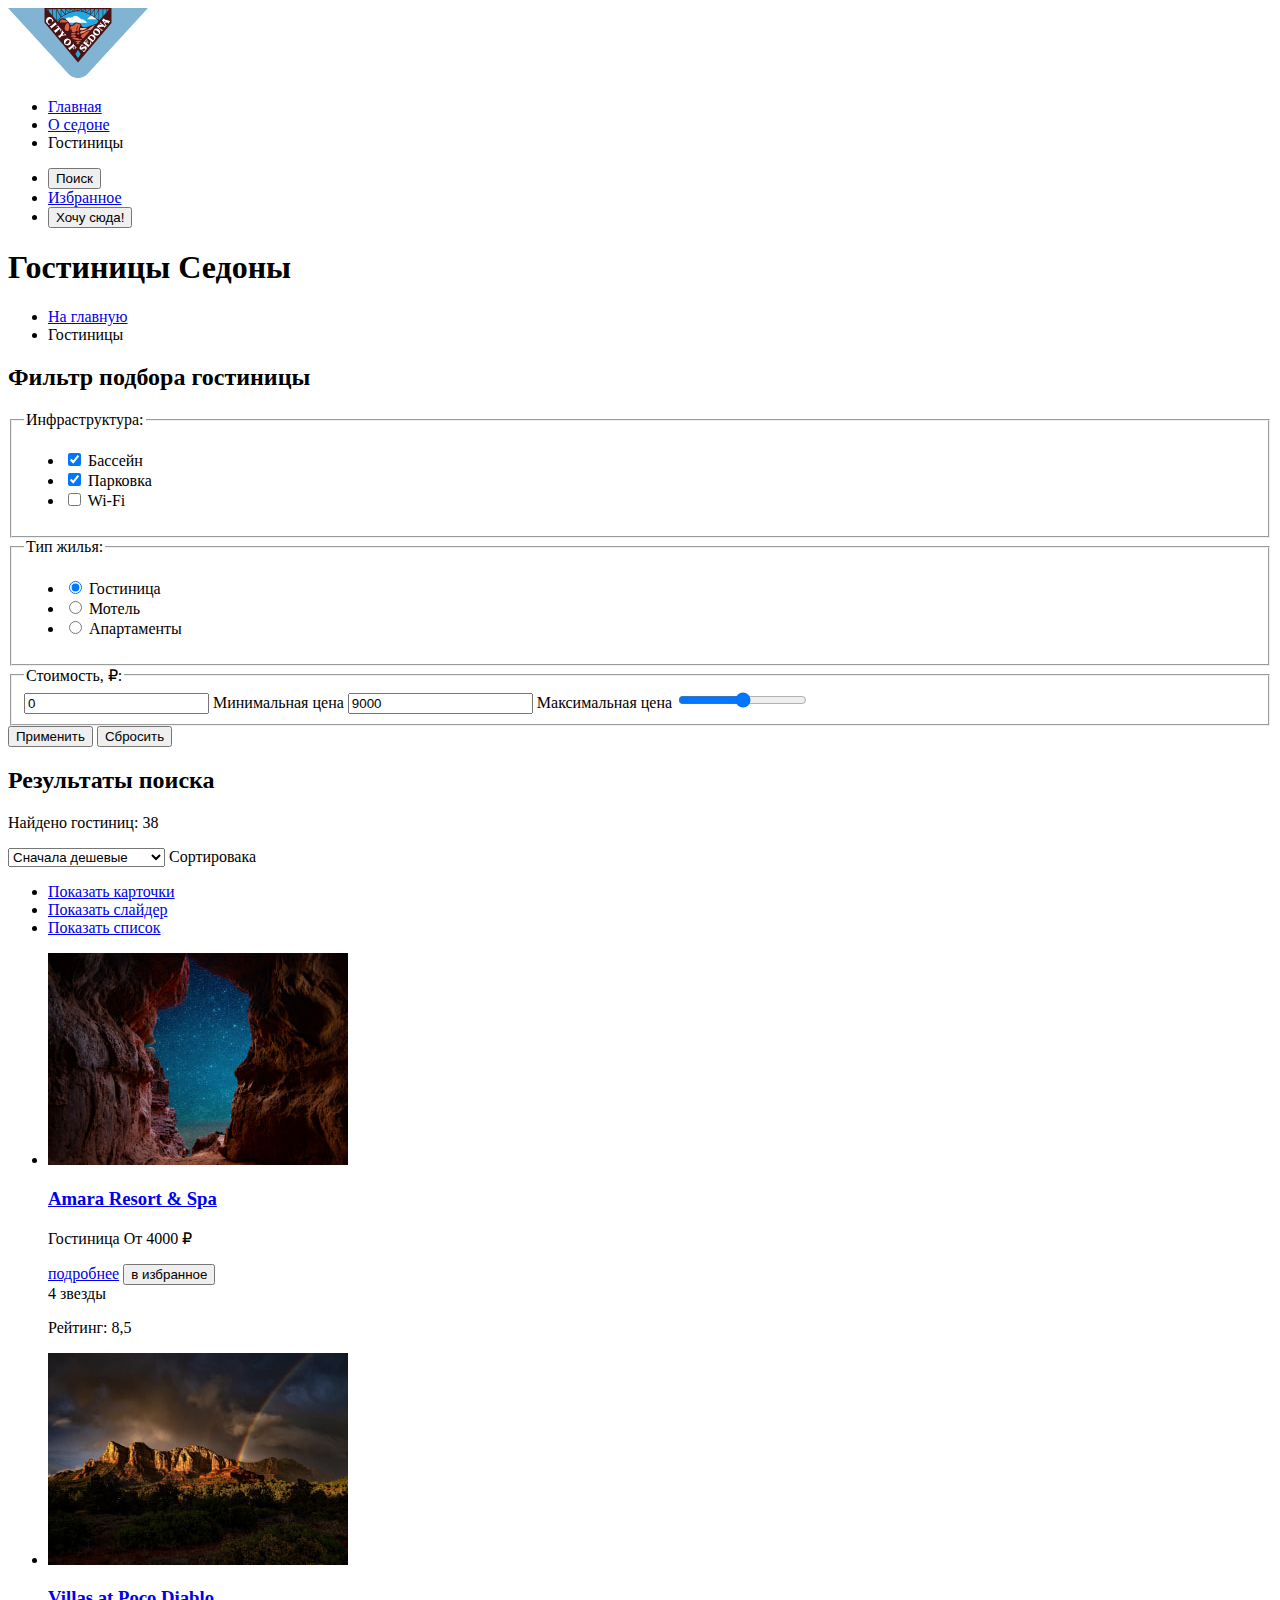
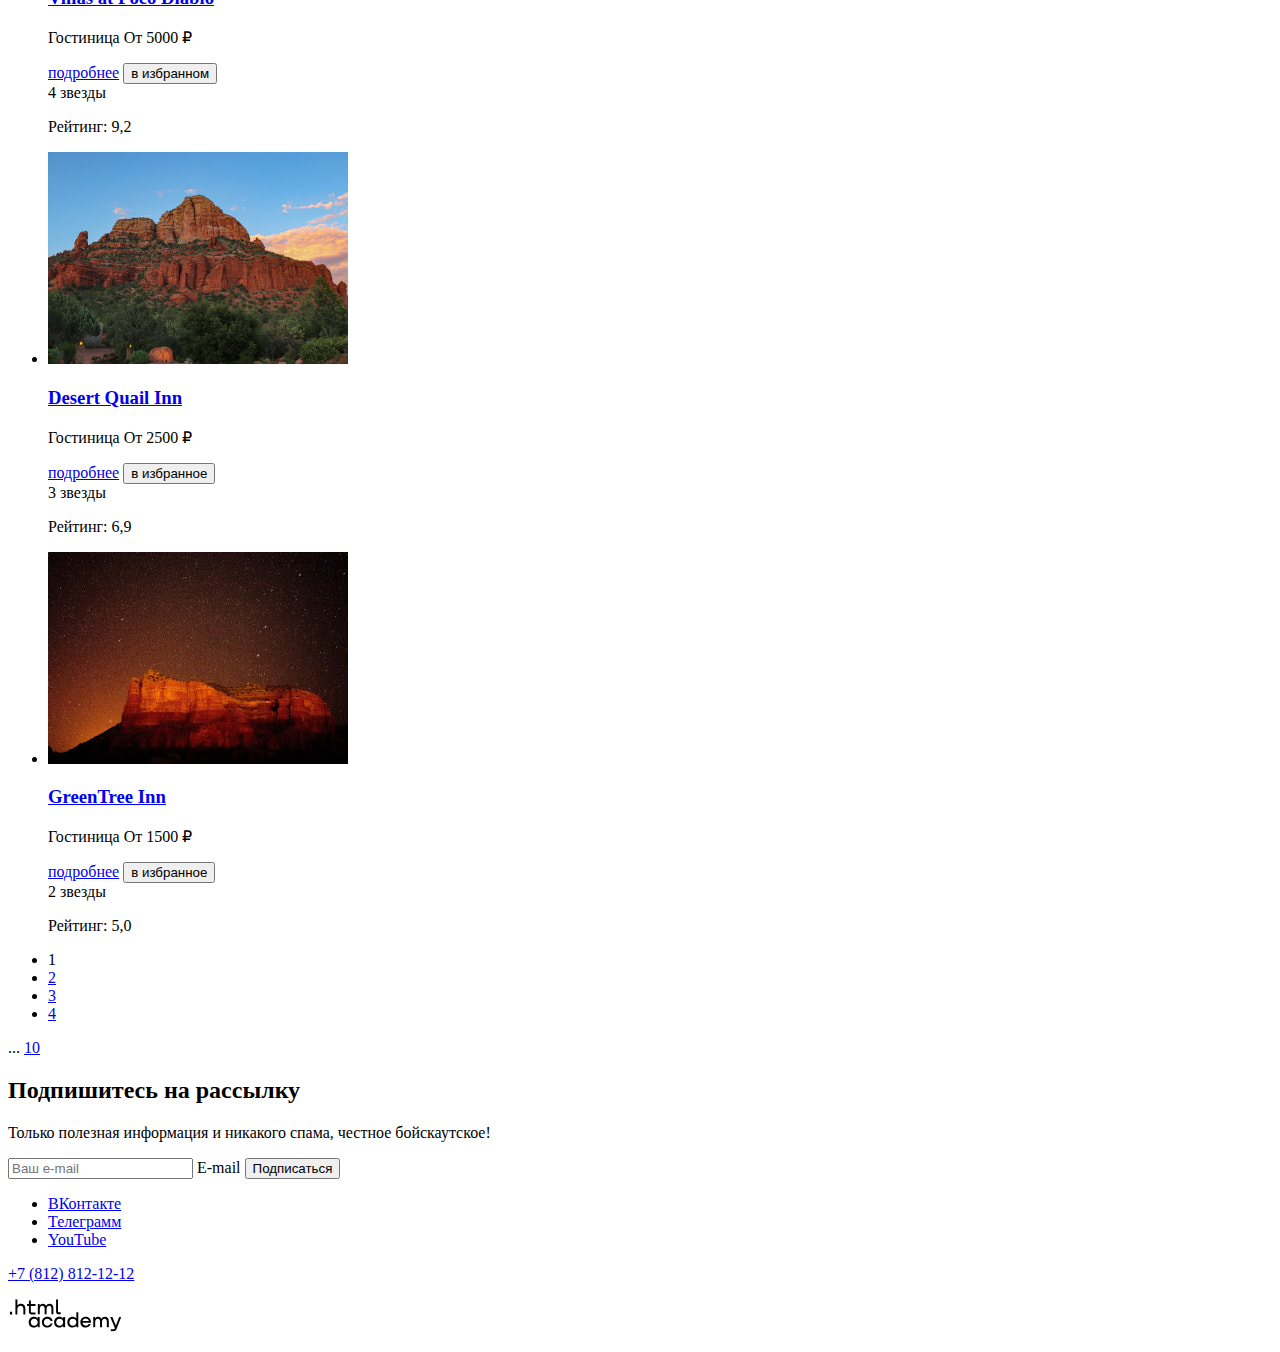
<file: 3/catalog.html>
<!DOCTYPE html>
<html lang="ru">
  <head>
    <meta charset="utf-8">
    <title>Гостиницы Седоны</title>
    <base href="https://htmlacademy-htmlcss.github.io/2138391-sedona-37/3/">
</head>
  <body>
    <header class="page-header">
      <a href="index.html" class="header-logo">
        <img src="images/logo.svg" width="140" height="70" alt="Логотип Седона.">
      </a>
      <nav class="navigation">
        <ul class="navigation-list">
          <li class="navigation-item">
            <a class="navigation-link" href="index.html">Главная</a>
          </li>
          <li class="navigation-item">
            <a class="navigation-link" href="#">О седоне</a>
          </li>
          <li class="navigation-item">
            <a class="navigation-link navigation-link-current">Гостиницы</a>
          </li>
        </ul>
        <ul class="navigation-list navigation-user">
          <li class="navigation-item">
            <button class="navigation-button" type="button">
              <span class="visually-hidden">Поиск</span>
            </button>
          </li>
          <li class="navigation-item">
            <a class="navigation-link" href="#">
              <span class="visually-hidden">Избранное</span>
            </a>
          </li>
          <li class="navigation-item">
            <button class="button" type="button">Хочу сюда!</button>
          </li>
        </ul>
      </nav>
    </header>
    <main class="main-catalog">
      <div class="catalog-hero">
        <section class="catalog-header">
          <h1 class="catalog-title">Гостиницы Седоны</h1>
          <ul class="breadcrumbs">
            <li class="breadcrumbs-item">
              <a class="breadcrumbs-link" href="index.html">
                <span class="visually-hidden">На главную</span>
              </a>
            </li>
            <li class="breadcrumbs-item">
              <a class="breadcrumbs-link">Гостиницы</a>
            </li>
          </ul>
        </section>
        <section class="filter">
          <h2 class="visually-hidden">Фильтр подбора гостиницы</h2>
          <form class="catalog-filter" action="https://echo.htmlacademy.ru/" method="get">
            <fieldset class="catalog-filter-group">
              <legend class="catalog-filter-title">Инфраструктура:</legend>
              <ul class="catalog-filter-list">
                <li class="catalog-filter-item">
                  <label class="control">
                    <input class="control-input" type="checkbox" name="pool" checked>
                    Бассейн
                  </label>
                </li>
                <li class="catalog-filter-item">
                  <label class="control">
                    <input class="control-input" type="checkbox" name="parking" checked>
                    Парковка
                  </label>
                </li>
                <li class="catalog-filter-item">
                  <label class="control">
                    <input class="control-input" type="checkbox" name="wi-fi">
                    Wi-Fi
                  </label>
                </li>
              </ul>
            </fieldset>
            <fieldset class="catalog-filter-group">
              <legend class="catalog-filter-title">Тип жилья:</legend>
              <ul class="catalog-filter-list">
                <li class="catalog-filter-item">
                  <label class="control">
                    <input class="control-input" type="radio" name="type-of-housing" value="hotel" checked>
                    Гостиница
                  </label>
                </li>
                <li class="catalog-filter-item">
                  <label class="control">
                    <input class="control-input" type="radio" name="type-of-housing" value="motel">
                    Мотель
                  </label>
                </li>
                <li class="catalog-filter-item">
                  <label class="control">
                    <input class="control-input" type="radio" name="type-of-housing" value="apartments">
                    Апартаменты
                  </label>
                </li>
              </ul>
            </fieldset>
            <fieldset class="catalog-filter-group">
              <legend class="catalog-filter-title">Стоимость, ₽:</legend>
              <label class="control">
                <input class="control-input" type="text" value="0">
                Минимальная цена
              </label>
              <label class="control">
                <input class="control-input" type="text" value="9000">
                Максимальная цена
              </label>
              <label class="control">
                <input class="control-input" type="range">
              </label>
            </fieldset>
            <div class="filter-buttons-container">
              <button class="button" type="submit">Применить</button>
              <button class="reset-button" type="reset">Сбросить</button>
            </div>
          </form>
        </section>
      </div>
      <section class="catalog">
        <h2 class="visually-hidden">Результаты поиска</h2>
        <div class="catalog-container">
          <p class="catalog-result">Найдено гостиниц: <output>38</output></p>
          <label class="visually-hidden">
            <select class="catalog-sorting">
              <option value="cheap">Сначала дешевые</option>
              <option value="expensive">Сначала дорогие</option>
              <option value="high-rating">С высоким рейтингом</option>
            </select>
            Сортировака
          </label>
          <ul class="catalog-display">
            <li class="catalog-display-option">
              <a class="display-button display-button-active" href="#">
                <span class="visually-hidden">Показать карточки</span>
              </a>
            </li>
            <li class="catalog-display-option">
              <a class="display-button" href="#">
                <span class="visually-hidden">Показать слайдер</span>
              </a>
            </li>
            <li class="catalog-display-option">
              <a class="display-button" href="#">
                <span class="visually-hidden">Показать список</span>
              </a>
            </li>
          </ul>
        </div>
        <ul class="hotel-list">
          <li class="hotel-card">
            <a class="hotel-card-link" href="#">
              <img class="hotel-card-image" src="images/amara-hotel.jpg" width="300" height="212" alt="Звездное небо через расщелину каньона.">
              <h3 class="hotel-card-title">Amara Resort & Spa</h3>
            </a>
            <p class="hotel-card-price">
              <span>Гостиница</span>
              <span>От 4000 ₽</span>
            </p>
            <a class="button more-button" href="#">подробнее</a>
            <button class="button favorites-button" type="button">в избранное</button>
            <div class="star-rating">
              <span aria-hidden="true"></span>
              <span aria-hidden="true"></span>
              <span aria-hidden="true"></span>
              <span aria-hidden="true"></span>
              <span class="visually-hidden">4 звезды</span>
            </div>
            <p class="hotel-card-rating">Рейтинг: 8,5</p>
          </li>
          <li class="hotel-card">
            <a class="hotel-card-link" href="#">
              <img class="hotel-card-image" src="images/poco-diablo-hotel.jpg" width="300" height="212" alt="Радуга в каньоне сразу после дождя.">
              <h3 class="hotel-card-title">Villas at Poco Diablo</h3>
            </a>
            <p class="hotel-card-price">
              <span>Гостиница</span>
              <span>От 5000 ₽</span>
            </p>
            <a class="button more-button" href="#">подробнее</a>
            <button class="button favorites-added-button" type="button">в избранном</button>
            <div class="star-rating">
              <span aria-hidden="true"></span>
              <span aria-hidden="true"></span>
              <span aria-hidden="true"></span>
              <span aria-hidden="true"></span>
              <span class="visually-hidden">4 звезды</span>
            </div>
            <p class="hotel-card-rating">Рейтинг: 9,2</p>
          </li>
          <li class="hotel-card">
            <a class="hotel-card-link" href="#">
              <img class="hotel-card-image" src="images/desert-quail-hotel.jpg" width="300" height="212" alt="Каньон на закате.">
              <h3 class="hotel-card-title">Desert Quail Inn</h3>
            </a>
            <p class="hotel-card-price">
              <span>Гостиница</span>
              <span>От 2500 ₽</span>
            </p>
            <a class="button more-button" href="#">подробнее</a>
            <button class="button favorites-button" type="button">в избранное</button>
            <div class="star-rating">
              <span aria-hidden="true"></span>
              <span aria-hidden="true"></span>
              <span aria-hidden="true"></span>
              <span class="visually-hidden">3 звезды</span>
            </div>
            <p class="hotel-card-rating">Рейтинг: 6,9</p>
          </li>
          <li class="hotel-card">
            <a class="hotel-card-link" href="#">
              <img class="hotel-card-image" src="images/green-tree-hotel.jpg" width="300" height="212" alt="Каньон на фоне зведного неба.">
              <h3 class="hotel-card-title">GreenTree Inn</h3>
            </a>
            <p class="hotel-card-price">
              <span>Гостиница</span>
              <span>От 1500 ₽</span>
            </p>
            <a class="button more-button" href="#">подробнее</a>
            <button class="button favorites-button" type="button">в избранное</button>
            <div class="star-rating">
              <span aria-hidden="true"></span>
              <span aria-hidden="true"></span>
              <span class="visually-hidden">2 звезды</span>
            </div>
            <p class="hotel-card-rating">Рейтинг: 5,0</p>
          </li>
        </ul>
        <div class="catalog-pagination">
          <ul class="pagination-list">
            <li class="pagination-item">
              <a class="pagination-link pagination-current pagination-disabled">1</a>
            </li>
            <li class="pagination-item">
              <a class="pagination-link" href="#">2</a>
            </li>
            <li class="pagination-item">
              <a class="pagination-link" href="#">3</a>
            </li>
            <li class="pagination-item">
              <a class="pagination-link" href="#">4</a>
            </li>
          </ul>
          <span class="pagination-separator">...</span>
          <a class="pagination-link" href="#">10</a>
        </div>
      </section>
      <section class="subscription subscription-light">
        <h2 class="section-title">Подпишитесь на рассылку</h2>
        <p class="section-subtitle">Только полезная информация и никакого спама, честное бойскаутское!</p>
        <form class="subscription-form" action="https://echo.htmlacademy.ru/" method="post">
          <label class="visually-hidden">
            <input class="email-field" placeholder="Ваш e-mail" type="email" name="subscription-email" required>
            E-mail
          </label>
          <button class="subscription-button" type="submit">Подписаться</button>
        </form>
      </section>
    </main>
    <footer class="page-footer">
      <ul class="social-list">
        <li class="social-list-item">
          <a class="button" href="https://vk.com/htmlacademy" target="_blank">
            <span class="visually-hidden">ВКонтакте</span>
          </a>
        </li>
        <li class="social-list-item">
          <a class="button" href="https://t.me/htmlacademy" target="_blank">
            <span class="visually-hidden">Телеграмм</span>
          </a>
        </li>
        <li class="social-list-item">
          <a class="button" href="https://www.youtube.com/user/htmlacademyru" target="_blank">
            <span class="visually-hidden">YouTube</span>
          </a>
        </li>
      </ul>
      <p class="footer-telephone">
        <a class="footer-telephone-link" href="tel:+78128121212">+7 (812) 812-12-12</a>
      </p>
      <p class="footer-logo">
        <a class="footer-logo" href="https://htmlacademy.ru/" target="_blank">
          <img src="images/academy-logo.svg" width="115" height="33" alt="Логотип Академии.">
        </a>
      </p>
    </footer>
  </body>
</html>
</file>
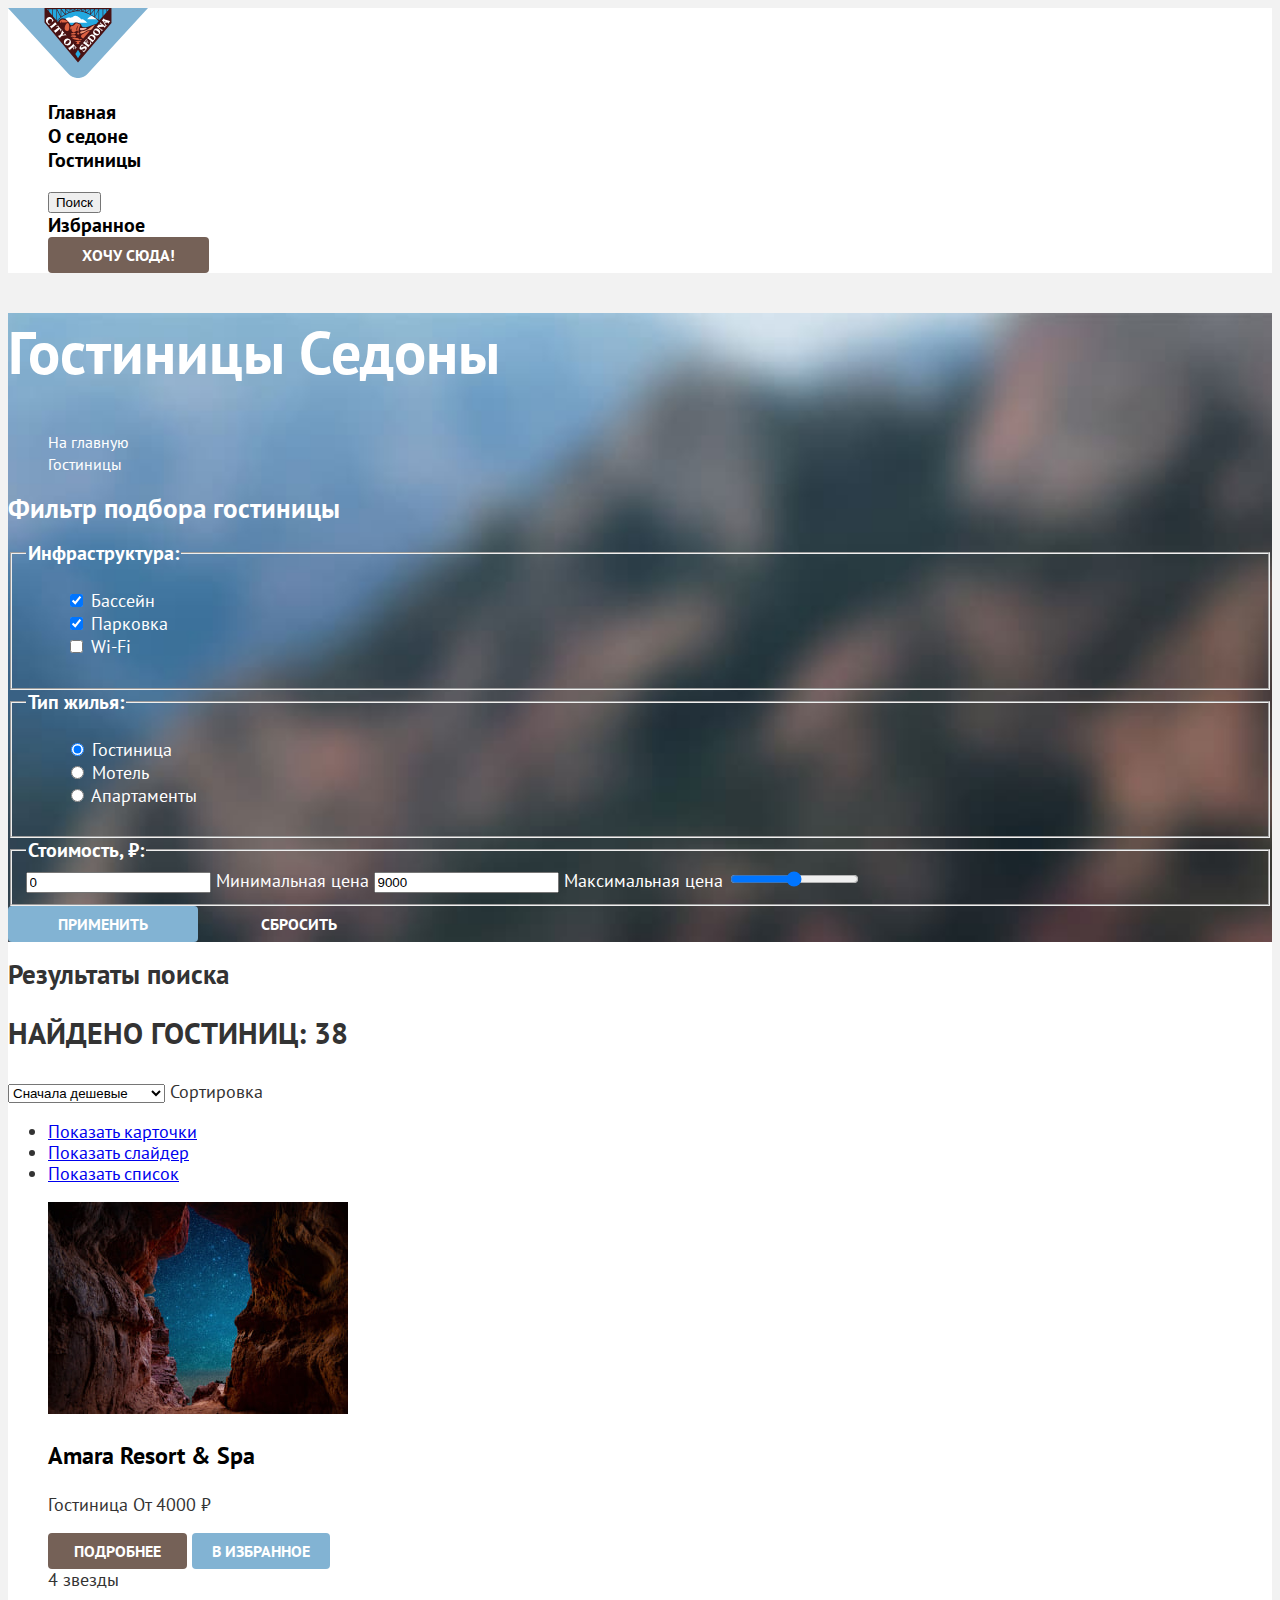
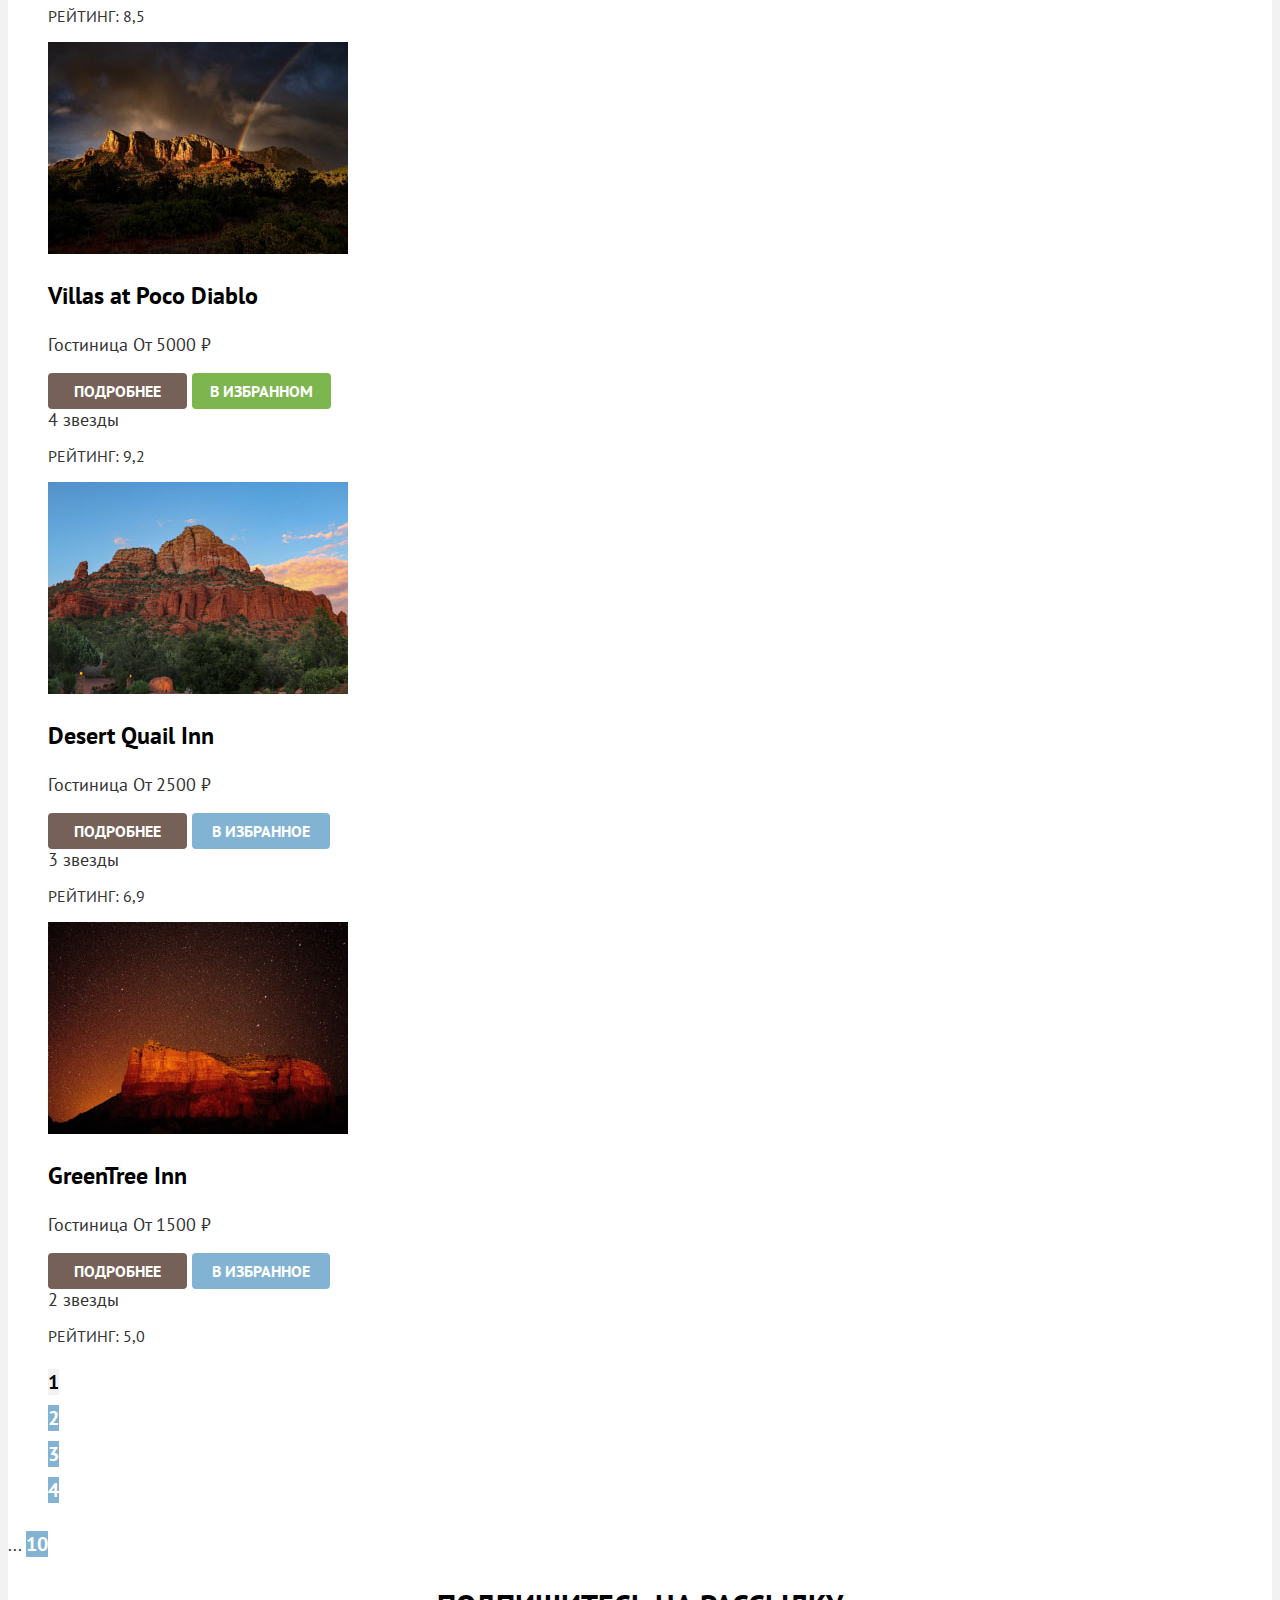
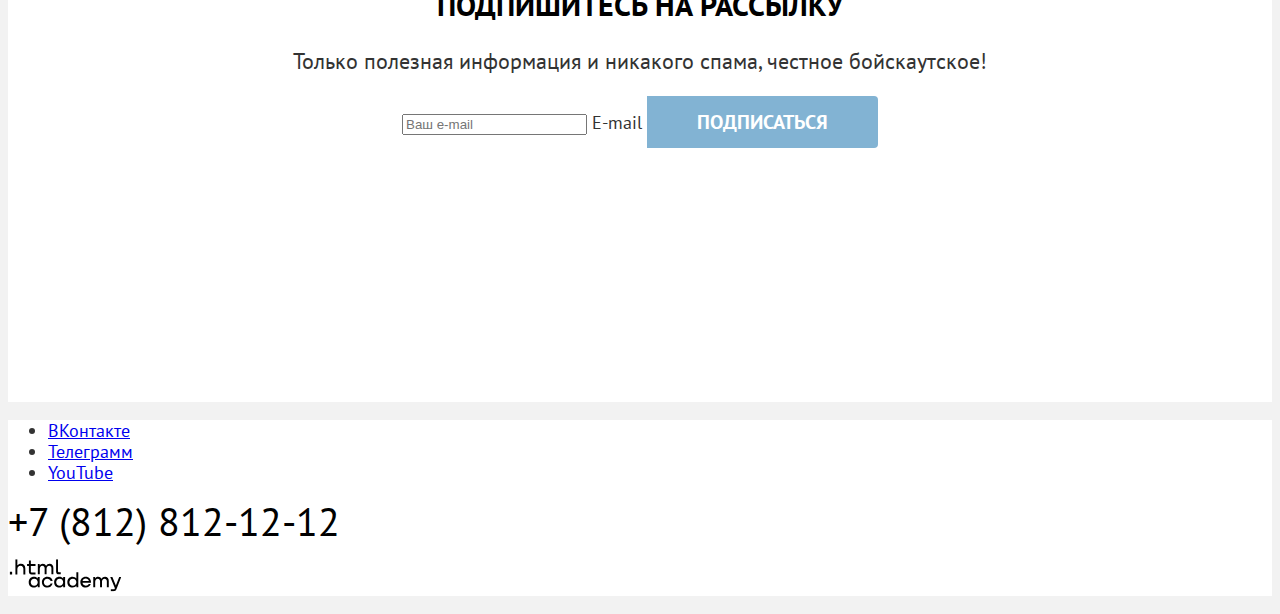
<file: 4/catalog.html>
<!DOCTYPE html>
<html lang="ru">
  <head>
    <meta charset="utf-8">
    <title>Гостиницы Седоны</title>
    <link rel="stylesheet" href="styles/styles.css">
    <base href="https://htmlacademy-htmlcss.github.io/2138391-sedona-37/4/">
</head>
  <body>
    <header class="page-header">
      <a href="index.html" class="header-logo">
        <img src="images/logo.svg" width="140" height="70" alt="Логотип Седона.">
      </a>
      <nav class="navigation">
        <ul class="navigation-list">
          <li class="navigation-item">
            <a class="navigation-link" href="index.html">Главная</a>
          </li>
          <li class="navigation-item">
            <a class="navigation-link" href="#">О седоне</a>
          </li>
          <li class="navigation-item">
            <a class="navigation-link navigation-link-current">Гостиницы</a>
          </li>
        </ul>
        <ul class="navigation-list navigation-user">
          <li class="navigation-item">
            <button class="navigation-button" type="button">
              <span class="visually-hidden">Поиск</span>
            </button>
          </li>
          <li class="navigation-item">
            <a class="navigation-link" href="#">
              <span class="visually-hidden">Избранное</span>
            </a>
          </li>
          <li class="navigation-item">
            <button class="button" type="button">Хочу сюда!</button>
          </li>
        </ul>
      </nav>
    </header>
    <main class="main-catalog">
      <div class="header-filter-wrap">
        <section class="catalog-header">
          <h1 class="catalog-title">Гостиницы Седоны</h1>
          <ul class="breadcrumbs">
            <li class="breadcrumbs-item">
              <a class="breadcrumbs-link" href="index.html">
                <span class="visually-hidden">На главную</span>
              </a>
            </li>
            <li class="breadcrumbs-item">
              <a class="breadcrumbs-link">Гостиницы</a>
            </li>
          </ul>
        </section>
        <section class="filter">
          <h2 class="visually-hidden">Фильтр подбора гостиницы</h2>
          <form class="catalog-filter" action="https://echo.htmlacademy.ru/" method="get">
            <fieldset class="catalog-filter-group">
              <legend class="catalog-filter-title">Инфраструктура:</legend>
              <ul class="catalog-filter-list">
                <li class="catalog-filter-item">
                  <label class="control">
                    <input class="control-input" type="checkbox" name="pool" checked>
                    Бассейн
                  </label>
                </li>
                <li class="catalog-filter-item">
                  <label class="control">
                    <input class="control-input" type="checkbox" name="parking" checked>
                    Парковка
                  </label>
                </li>
                <li class="catalog-filter-item">
                  <label class="control">
                    <input class="control-input" type="checkbox" name="wi-fi">
                    Wi-Fi
                  </label>
                </li>
              </ul>
            </fieldset>
            <fieldset class="catalog-filter-group">
              <legend class="catalog-filter-title">Тип жилья:</legend>
              <ul class="catalog-filter-list">
                <li class="catalog-filter-item">
                  <label class="control">
                    <input class="control-input" type="radio" name="type-of-housing" value="hotel" checked>
                    Гостиница
                  </label>
                </li>
                <li class="catalog-filter-item">
                  <label class="control">
                    <input class="control-input" type="radio" name="type-of-housing" value="motel">
                    Мотель
                  </label>
                </li>
                <li class="catalog-filter-item">
                  <label class="control">
                    <input class="control-input" type="radio" name="type-of-housing" value="apartments">
                    Апартаменты
                  </label>
                </li>
              </ul>
            </fieldset>
            <fieldset class="catalog-filter-group">
              <legend class="catalog-filter-title">Стоимость, ₽:</legend>
              <label class="control">
                <input class="control-input" type="text" value="0">
                Минимальная цена
              </label>
              <label class="control">
                <input class="control-input" type="text" value="9000">
                Максимальная цена
              </label>
              <label class="control">
                <input class="control-input" type="range">
              </label>
            </fieldset>
            <div class="filter-buttons-container">
              <button class="button apply-button" type="submit">Применить</button>
              <button class="button reset-button" type="reset">Сбросить</button>
            </div>
          </form>
        </section>
      </div>
      <section class="catalog">
        <h2 class="visually-hidden">Результаты поиска</h2>
        <div class="catalog-container">
          <p class="catalog-result">Найдено гостиниц: <output>38</output></p>
          <label class="visually-hidden">
            <select class="catalog-sorting">
              <option value="cheap">Сначала дешевые</option>
              <option value="expensive">Сначала дорогие</option>
              <option value="high-rating">С высоким рейтингом</option>
            </select>
            Сортировка
          </label>
          <ul class="catalog-display">
            <li class="catalog-display-option">
              <a class="display-button display-button-active" href="#">
                <span class="visually-hidden">Показать карточки</span>
              </a>
            </li>
            <li class="catalog-display-option">
              <a class="display-button" href="#">
                <span class="visually-hidden">Показать слайдер</span>
              </a>
            </li>
            <li class="catalog-display-option">
              <a class="display-button" href="#">
                <span class="visually-hidden">Показать список</span>
              </a>
            </li>
          </ul>
        </div>
        <ul class="hotel-list">
          <li class="hotel-card">
            <a class="hotel-card-link" href="#">
              <img class="hotel-card-image" src="images/amara-hotel.jpg" width="300" height="212" alt="Звездное небо через расщелину каньона.">
              <h3 class="hotel-card-title">Amara Resort & Spa</h3>
            </a>
            <p class="hotel-card-price">
              <span>Гостиница</span>
              <span>От 4000 ₽</span>
            </p>
            <a class="button more-button" href="#">подробнее</a>
            <button class="button favorites-button" type="button">в избранное</button>
            <div class="star-rating">
              <span aria-hidden="true"></span>
              <span aria-hidden="true"></span>
              <span aria-hidden="true"></span>
              <span aria-hidden="true"></span>
              <span class="visually-hidden">4 звезды</span>
            </div>
            <p class="hotel-card-rating">Рейтинг: 8,5</p>
          </li>
          <li class="hotel-card">
            <a class="hotel-card-link" href="#">
              <img class="hotel-card-image" src="images/poco-diablo-hotel.jpg" width="300" height="212" alt="Радуга в каньоне сразу после дождя.">
              <h3 class="hotel-card-title">Villas at Poco Diablo</h3>
            </a>
            <p class="hotel-card-price">
              <span>Гостиница</span>
              <span>От 5000 ₽</span>
            </p>
            <a class="button more-button" href="#">подробнее</a>
            <button class="button favorites-added-button" type="button">в избранном</button>
            <div class="star-rating">
              <span aria-hidden="true"></span>
              <span aria-hidden="true"></span>
              <span aria-hidden="true"></span>
              <span aria-hidden="true"></span>
              <span class="visually-hidden">4 звезды</span>
            </div>
            <p class="hotel-card-rating">Рейтинг: 9,2</p>
          </li>
          <li class="hotel-card">
            <a class="hotel-card-link" href="#">
              <img class="hotel-card-image" src="images/desert-quail-hotel.jpg" width="300" height="212" alt="Каньон на закате.">
              <h3 class="hotel-card-title">Desert Quail Inn</h3>
            </a>
            <p class="hotel-card-price">
              <span>Гостиница</span>
              <span>От 2500 ₽</span>
            </p>
            <a class="button more-button" href="#">подробнее</a>
            <button class="button favorites-button" type="button">в избранное</button>
            <div class="star-rating">
              <span aria-hidden="true"></span>
              <span aria-hidden="true"></span>
              <span aria-hidden="true"></span>
              <span class="visually-hidden">3 звезды</span>
            </div>
            <p class="hotel-card-rating">Рейтинг: 6,9</p>
          </li>
          <li class="hotel-card">
            <a class="hotel-card-link" href="#">
              <img class="hotel-card-image" src="images/green-tree-hotel.jpg" width="300" height="212" alt="Каньон на фоне зведного неба.">
              <h3 class="hotel-card-title">GreenTree Inn</h3>
            </a>
            <p class="hotel-card-price">
              <span>Гостиница</span>
              <span>От 1500 ₽</span>
            </p>
            <a class="button more-button" href="#">подробнее</a>
            <button class="button favorites-button" type="button">в избранное</button>
            <div class="star-rating">
              <span aria-hidden="true"></span>
              <span aria-hidden="true"></span>
              <span class="visually-hidden">2 звезды</span>
            </div>
            <p class="hotel-card-rating">Рейтинг: 5,0</p>
          </li>
        </ul>
        <div class="catalog-pagination">
          <ul class="pagination-list">
            <li class="pagination-item">
              <a class="pagination-link pagination-current pagination-disabled">1</a>
            </li>
            <li class="pagination-item">
              <a class="pagination-link" href="#">2</a>
            </li>
            <li class="pagination-item">
              <a class="pagination-link" href="#">3</a>
            </li>
            <li class="pagination-item">
              <a class="pagination-link" href="#">4</a>
            </li>
          </ul>
          <span class="pagination-separator">...</span>
          <a class="pagination-link" href="#">10</a>
        </div>
      </section>
      <section class="subscription subscription-light">
        <h2 class="section-title">Подпишитесь на рассылку</h2>
        <p class="section-subtitle">Только полезная информация и никакого спама, честное бойскаутское!</p>
        <form class="subscription-form" action="https://echo.htmlacademy.ru/" method="post">
          <label class="visually-hidden">
            <input class="email-field" placeholder="Ваш e-mail" type="email" name="subscription-email" required>
            E-mail
          </label>
          <button class="subscription-button" type="submit">Подписаться</button>
        </form>
      </section>
    </main>
    <footer class="page-footer">
      <ul class="social-list">
        <li class="social-list-item">
          <a class="social-list-vk" href="https://vk.com/htmlacademy" target="_blank">
            <span class="visually-hidden">ВКонтакте</span>
          </a>
        </li>
        <li class="social-list-item">
          <a class="social-list-telegramm" href="https://t.me/htmlacademy" target="_blank">
            <span class="visually-hidden">Телеграмм</span>
          </a>
        </li>
        <li class="social-list-item">
          <a class="social-list-youtube" href="https://www.youtube.com/user/htmlacademyru" target="_blank">
            <span class="visually-hidden">YouTube</span>
          </a>
        </li>
      </ul>
      <p class="footer-telephone">
        <a class="footer-telephone-link" href="tel:+78128121212">+7 (812) 812-12-12</a>
      </p>
      <p class="footer-logo">
        <a class="footer-logo" href="https://htmlacademy.ru/" target="_blank">
          <img src="images/academy-logo.svg" width="115" height="33" alt="Логотип Академии.">
        </a>
      </p>
    </footer>
  </body>
</html>
</file>
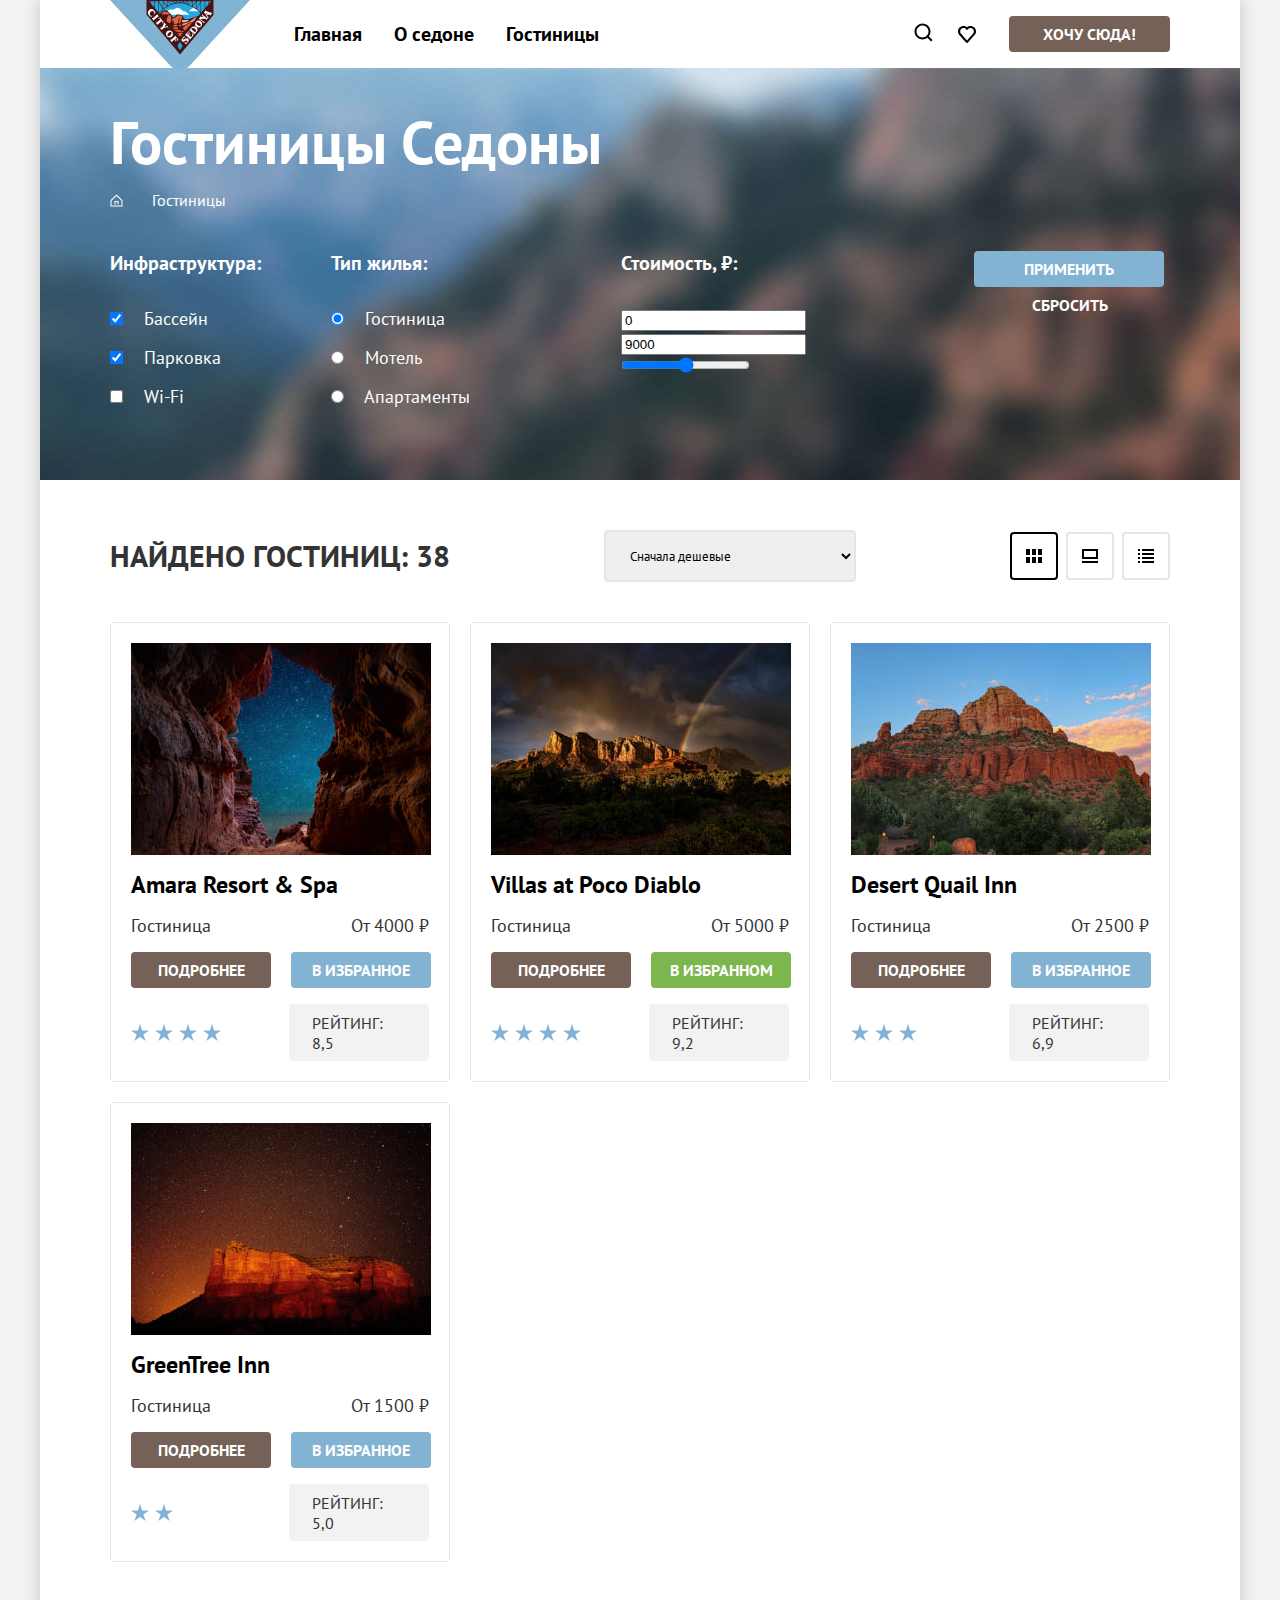
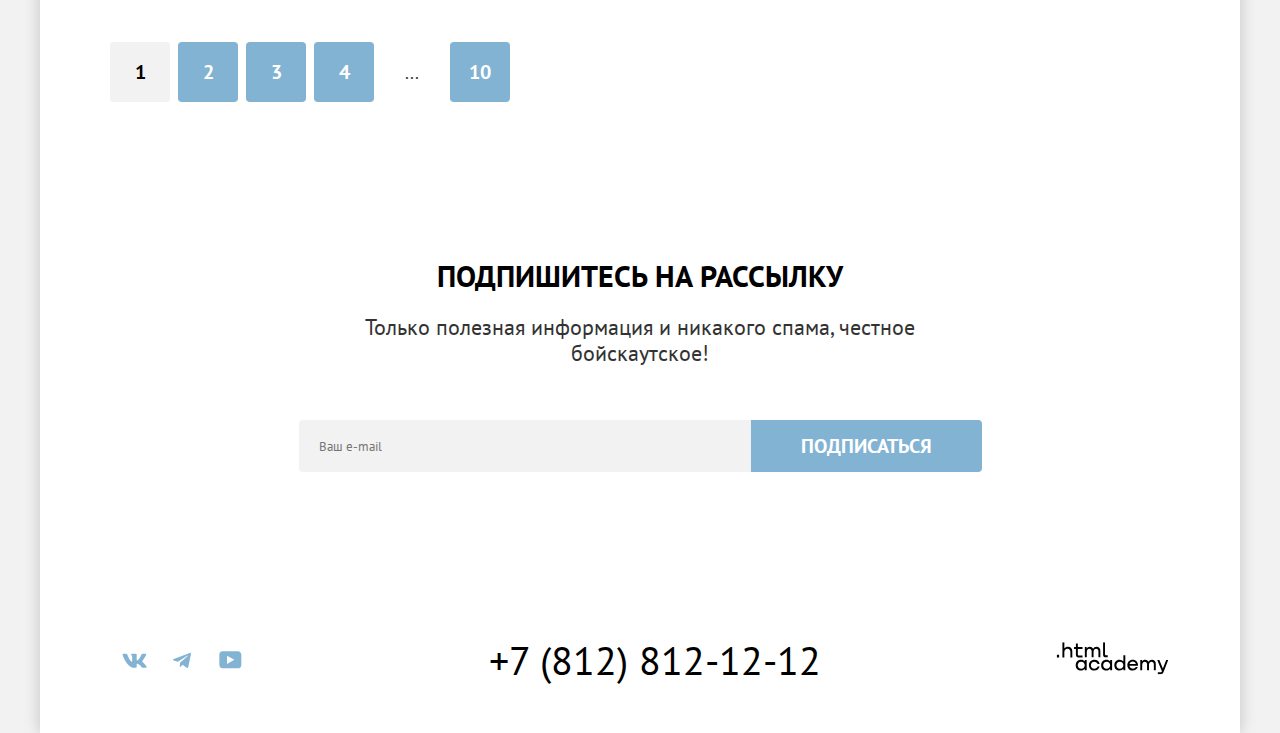
<file: 6/catalog.html>
<!DOCTYPE html>
<html lang="ru">
  <head>
    <meta charset="utf-8">
    <title>Гостиницы Седоны</title>
    <link rel="stylesheet" href="styles/styles.css">
    <base href="https://htmlacademy-htmlcss.github.io/2138391-sedona-37/6/">
</head>
  <body>
    <div class="page-container">
      <header class="page-header">
        <a class="header-logo" href="index.html">
          <img class="logo-image" src="images/logo.svg" width="140" height="70" alt="Логотип Седона.">
        </a>
        <nav class="navigation">
          <ul class="navigation-list">
            <li class="navigation-item">
              <a class="navigation-link" href="index.html">Главная</a>
            </li>
            <li class="navigation-item">
              <a class="navigation-link" href="#">О седоне</a>
            </li>
            <li class="navigation-item">
              <a class="navigation-link navigation-link-current">Гостиницы</a>
            </li>
          </ul>
          <ul class="navigation-list navigation-user">
            <li class="navigation-item">
              <button class="navigation-button" type="button">
                <span class="visually-hidden">Поиск</span>
              </button>
            </li>
            <li class="navigation-item item-indent">
              <a class="navigation-link" href="#">
                <span class="visually-hidden">Избранное</span>
              </a>
            </li>
            <li class="navigation-item">
              <button class="button" type="button">Хочу сюда!</button>
            </li>
          </ul>
        </nav>
      </header>
      <main class="main-catalog main-container">
        <div class="header-filter-wrap">
          <section class="catalog-header">
            <h1 class="catalog-title">Гостиницы Седоны</h1>
            <ul class="breadcrumbs">
              <li class="breadcrumbs-item">
                <a class="breadcrumbs-link breadcrumbs-link-home" href="index.html">
                  <span class="visually-hidden">На главную</span>
                </a>
              </li>
              <li class="breadcrumbs-item">
                <a class="breadcrumbs-link">Гостиницы</a>
              </li>
            </ul>
          </section>
          <section class="filter">
            <h2 class="visually-hidden">Фильтр подбора гостиницы</h2>
            <form class="catalog-filter" action="https://echo.htmlacademy.ru/" method="get">
              <div class="filters-wrapper">
                <fieldset class="catalog-filter-group">
                  <legend class="catalog-filter-title">Инфраструктура:</legend>
                  <ul class="catalog-filter-list">
                    <li class="catalog-filter-item">
                      <label class="control">
                        <input class="control-input" type="checkbox" name="pool" checked>
                        Бассейн
                      </label>
                    </li>
                    <li class="catalog-filter-item">
                      <label class="control">
                        <input class="control-input" type="checkbox" name="parking" checked>
                        Парковка
                      </label>
                    </li>
                    <li class="catalog-filter-item">
                      <label class="control">
                        <input class="control-input" type="checkbox" name="wi-fi">
                        Wi-Fi
                      </label>
                    </li>
                  </ul>
                </fieldset>
                <fieldset class="catalog-filter-group">
                  <legend class="catalog-filter-title">Тип жилья:</legend>
                  <ul class="catalog-filter-list">
                    <li class="catalog-filter-item">
                      <label class="control">
                        <input class="control-input" type="radio" name="type-of-housing" value="hotel" checked>
                        Гостиница
                      </label>
                    </li>
                    <li class="catalog-filter-item">
                      <label class="control">
                        <input class="control-input" type="radio" name="type-of-housing" value="motel">
                        Мотель
                      </label>
                    </li>
                    <li class="catalog-filter-item">
                      <label class="control">
                        <input class="control-input" type="radio" name="type-of-housing" value="apartments">
                        Апартаменты
                      </label>
                    </li>
                  </ul>
                </fieldset>
              </div>
              <div class="range-buttons-wrapper">
                <fieldset class="catalog-filter-group">
                  <legend class="catalog-filter-title">Стоимость, ₽:</legend>
                  <label class="control">
                    <input class="control-input" type="text" value="0">
                    <span class="visually-hidden">Минимальная цена</span>
                  </label>
                  <label class="control">
                    <input class="control-input" type="text" value="9000">
                    <span class="visually-hidden">Максимальная цена</span>
                  </label>
                  <label class="control">
                    <input class="control-input" type="range">
                  </label>
                </fieldset>
                <div class="filter-buttons-wrapper">
                  <button class="button apply-button" type="submit">Применить</button>
                  <button class="button reset-button" type="reset">Сбросить</button>
                </div>
              </div>
            </form>
          </section>
        </div>
        <section class="catalog">
          <h2 class="visually-hidden">Результаты поиска</h2>
          <div class="catalog-container">
            <p class="catalog-result">Найдено гостиниц: <output>38</output></p>
            <label class="select-control">
              <select class="catalog-sorting">
                <option value="cheap">Сначала дешевые</option>
                <option value="expensive">Сначала дорогие</option>
                <option value="high-rating">С высоким рейтингом</option>
              </select>
              <span class="visually-hidden">Сортировка</span>
            </label>
            <ul class="catalog-display">
              <li class="catalog-display-option">
                <a class="display-button display-button-active display-cards" href="#">
                  <span class="visually-hidden">Показать карточки</span>
                </a>
              </li>
              <li class="catalog-display-option">
                <a class="display-button display-slider" href="#">
                  <span class="visually-hidden">Показать слайдер</span>
                </a>
              </li>
              <li class="catalog-display-option">
                <a class="display-button display-list" href="#">
                  <span class="visually-hidden">Показать список</span>
                </a>
              </li>
            </ul>
          </div>
          <ul class="hotel-list">
            <li class="hotel-card">
              <a class="hotel-card-link" href="#">
                <img class="hotel-card-image" src="images/amara-hotel.jpg" width="300" height="212" alt="Звездное небо через расщелину каньона.">
                <h3 class="hotel-card-title">Amara Resort & Spa</h3>
              </a>
              <p class="hotel-card-price">
                <span>Гостиница</span>
                <span>От 4000 ₽</span>
              </p>
              <div class="card-buttons-wrapper">
                <a class="button more-button" href="#">подробнее</a>
                <button class="button favorites-button" type="button">в избранное</button>
              </div>
              <div class="rating-wrapper">
                <div class="star-rating">
                  <span class="star-image" aria-hidden="true"></span>
                  <span class="star-image" aria-hidden="true"></span>
                  <span class="star-image" aria-hidden="true"></span>
                  <span class="star-image" aria-hidden="true"></span>
                  <span class="visually-hidden">4 звезды</span>
                </div>
                <p class="hotel-card-rating">Рейтинг: 8,5</p>
              </div>
            </li>
            <li class="hotel-card">
              <a class="hotel-card-link" href="#">
                <img class="hotel-card-image" src="images/poco-diablo-hotel.jpg" width="300" height="212" alt="Радуга в каньоне сразу после дождя.">
                <h3 class="hotel-card-title">Villas at Poco Diablo</h3>
              </a>
              <p class="hotel-card-price">
                <span>Гостиница</span>
                <span>От 5000 ₽</span>
              </p>
              <div class="card-buttons-wrapper">
                <a class="button more-button" href="#">подробнее</a>
                <button class="button favorites-added-button" type="button">в избранном</button>
              </div>
              <div class="rating-wrapper">
                <div class="star-rating">
                  <span class="star-image" aria-hidden="true"></span>
                  <span class="star-image" aria-hidden="true"></span>
                  <span class="star-image" aria-hidden="true"></span>
                  <span class="star-image" aria-hidden="true"></span>
                  <span class="visually-hidden">4 звезды</span>
                </div>
                <p class="hotel-card-rating">Рейтинг: 9,2</p>
              </div>
            </li>
            <li class="hotel-card">
              <a class="hotel-card-link" href="#">
                <img class="hotel-card-image" src="images/desert-quail-hotel.jpg" width="300" height="212" alt="Каньон на закате.">
                <h3 class="hotel-card-title">Desert Quail Inn</h3>
              </a>
              <p class="hotel-card-price">
                <span>Гостиница</span>
                <span>От 2500 ₽</span>
              </p>
              <div class="card-buttons-wrapper">
                <a class="button more-button" href="#">подробнее</a>
                <button class="button favorites-button" type="button">в избранное</button>
              </div>
              <div class="rating-wrapper">
                <div class="star-rating">
                  <span class="star-image" aria-hidden="true"></span>
                  <span class="star-image" aria-hidden="true"></span>
                  <span class="star-image" aria-hidden="true"></span>
                  <span class="visually-hidden">3 звезды</span>
                </div>
                <p class="hotel-card-rating">Рейтинг: 6,9</p>
              </div>
            </li>
            <li class="hotel-card">
              <a class="hotel-card-link" href="#">
                <img class="hotel-card-image" src="images/green-tree-hotel.jpg" width="300" height="212" alt="Каньон на фоне зведного неба.">
                <h3 class="hotel-card-title">GreenTree Inn</h3>
              </a>
              <p class="hotel-card-price">
                <span>Гостиница</span>
                <span>От 1500 ₽</span>
              </p>
              <div class="card-buttons-wrapper">
                <a class="button more-button" href="#">подробнее</a>
                <button class="button favorites-button" type="button">в избранное</button>
              </div>
              <div class="rating-wrapper">
                <div class="star-rating">
                  <span class="star-image" aria-hidden="true"></span>
                  <span class="star-image" aria-hidden="true"></span>
                  <span class="visually-hidden">2 звезды</span>
                </div>
                <p class="hotel-card-rating">Рейтинг: 5,0</p>
              </div>
            </li>
          </ul>
          <div class="catalog-pagination">
            <ul class="pagination-list">
              <li class="pagination-item">
                <a class="pagination-link pagination-current">1</a>
              </li>
              <li class="pagination-item">
                <a class="pagination-link" href="#">2</a>
              </li>
              <li class="pagination-item">
                <a class="pagination-link" href="#">3</a>
              </li>
              <li class="pagination-item">
                <a class="pagination-link" href="#">4</a>
              </li>
            </ul>
            <span class="pagination-separator">...</span>
            <a class="pagination-link" href="#">10</a>
          </div>
        </section>
        <section class="subscription">
          <h2 class="section-title">Подпишитесь на рассылку</h2>
          <p class="section-subtitle">Только полезная информация и никакого спама, честное бойскаутское!</p>
          <form class="subscription-form form-wrapper" action="https://echo.htmlacademy.ru/" method="post">
            <label class="email-control">
              <input class="email-field" placeholder="Ваш e-mail" type="email" name="subscription-email" required>
              <span class="visually-hidden">E-mail</span>
            </label>
            <button class="subscription-button" type="submit">Подписаться</button>
          </form>
        </section>
      </main>
      <footer class="page-footer">
        <ul class="social-list">
          <li class="social-list-item">
            <a class="social-list-link social-list-vk" href="https://vk.com/htmlacademy" target="_blank">
              <span class="visually-hidden">ВКонтакте</span>
            </a>
          </li>
          <li class="social-list-item">
            <a class="social-list-link social-list-telegramm" href="https://t.me/htmlacademy" target="_blank">
              <span class="visually-hidden">Телеграмм</span>
            </a>
          </li>
          <li class="social-list-item">
            <a class="social-list-link social-list-youtube" href="https://www.youtube.com/user/htmlacademyru" target="_blank">
              <span class="visually-hidden">YouTube</span>
            </a>
          </li>
        </ul>
        <p class="footer-telephone">
          <a class="footer-telephone-link" href="tel:+78128121212">+7 (812) 812-12-12</a>
        </p>
        <p class="footer-logo">
          <a class="footer-logo" href="https://htmlacademy.ru/" target="_blank">
            <img src="images/academy-logo.svg" width="115" height="33" alt="Логотип Академии.">
          </a>
        </p>
      </footer>
    </div>
  </body>
</html>
</file>
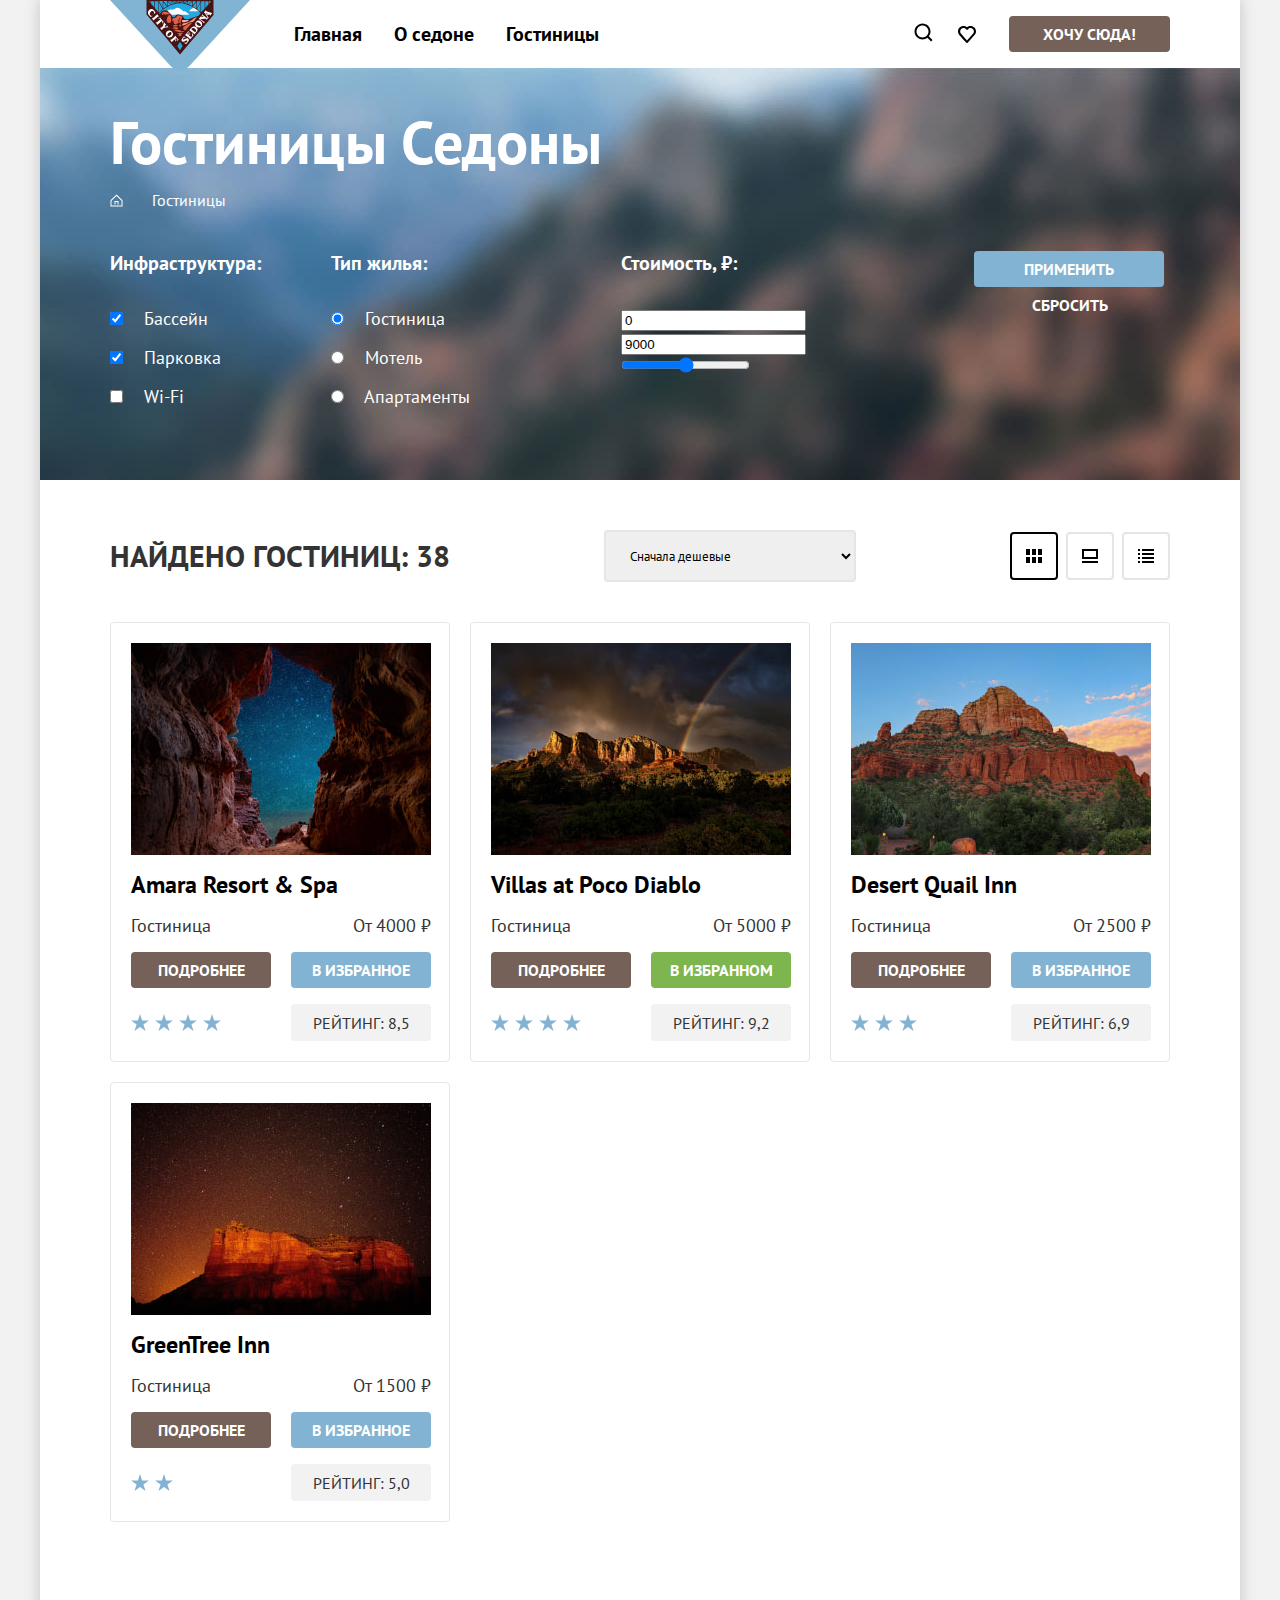
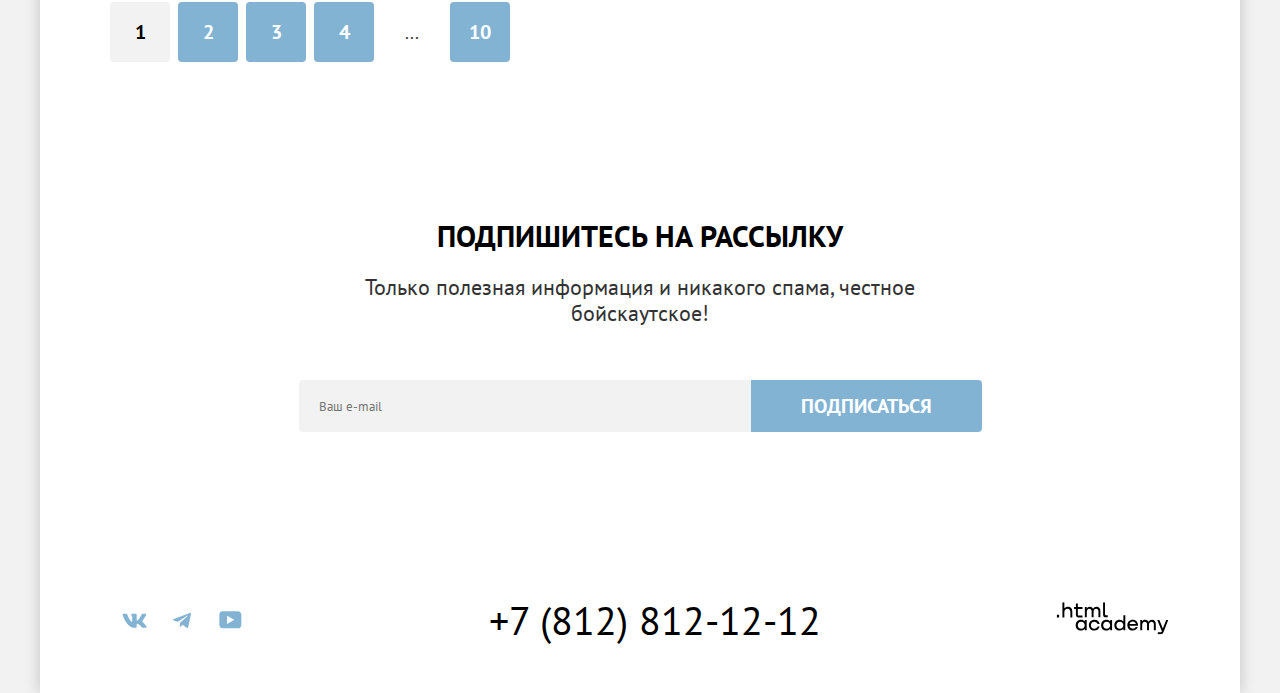
<file: 7/catalog.html>
<!DOCTYPE html>
<html lang="ru">
  <head>
    <meta charset="utf-8">
    <title>Гостиницы Седоны</title>
    <link rel="stylesheet" href="styles/styles.css">
    <base href="https://htmlacademy-htmlcss.github.io/2138391-sedona-37/7/">
</head>
  <body>
    <div class="page-container">
      <header class="page-header">
        <a class="header-logo" href="index.html">
          <img class="logo-image" src="images/logo.svg" width="140" height="70" alt="Логотип Седона.">
        </a>
        <nav class="navigation">
          <ul class="navigation-list">
            <li class="navigation-item">
              <a class="navigation-link" href="index.html">Главная</a>
            </li>
            <li class="navigation-item">
              <a class="navigation-link" href="#">О седоне</a>
            </li>
            <li class="navigation-item">
              <a class="navigation-link navigation-link-current">Гостиницы</a>
            </li>
          </ul>
          <ul class="navigation-list navigation-user">
            <li class="navigation-item">
              <button class="navigation-button" type="button">
                <span class="visually-hidden">Поиск</span>
              </button>
            </li>
            <li class="navigation-item item-indent">
              <a class="navigation-link" href="#">
                <span class="visually-hidden">Избранное</span>
              </a>
            </li>
            <li class="navigation-item">
              <button class="button" type="button">Хочу сюда!</button>
            </li>
          </ul>
        </nav>
      </header>
      <main class="main-catalog main-container">
        <div class="header-filter-wrap">
          <section class="catalog-header">
            <h1 class="catalog-title">Гостиницы Седоны</h1>
            <ul class="breadcrumbs">
              <li class="breadcrumbs-item">
                <a class="breadcrumbs-link breadcrumbs-link-home" href="index.html">
                  <span class="visually-hidden">На главную</span>
                </a>
              </li>
              <li class="breadcrumbs-item">
                <a class="breadcrumbs-link">Гостиницы</a>
              </li>
            </ul>
          </section>
          <section class="filter">
            <h2 class="visually-hidden">Фильтр подбора гостиницы</h2>
            <form class="catalog-filter" action="https://echo.htmlacademy.ru/" method="get">
              <div class="filters-wrapper">
                <fieldset class="catalog-filter-group">
                  <legend class="catalog-filter-title">Инфраструктура:</legend>
                  <ul class="catalog-filter-list">
                    <li class="catalog-filter-item">
                      <label class="control">
                        <input class="control-input" type="checkbox" name="pool" checked>
                        Бассейн
                      </label>
                    </li>
                    <li class="catalog-filter-item">
                      <label class="control">
                        <input class="control-input" type="checkbox" name="parking" checked>
                        Парковка
                      </label>
                    </li>
                    <li class="catalog-filter-item">
                      <label class="control">
                        <input class="control-input" type="checkbox" name="wi-fi">
                        Wi-Fi
                      </label>
                    </li>
                  </ul>
                </fieldset>
                <fieldset class="catalog-filter-group">
                  <legend class="catalog-filter-title">Тип жилья:</legend>
                  <ul class="catalog-filter-list">
                    <li class="catalog-filter-item">
                      <label class="control">
                        <input class="control-input" type="radio" name="type-of-housing" value="hotel" checked>
                        Гостиница
                      </label>
                    </li>
                    <li class="catalog-filter-item">
                      <label class="control">
                        <input class="control-input" type="radio" name="type-of-housing" value="motel">
                        Мотель
                      </label>
                    </li>
                    <li class="catalog-filter-item">
                      <label class="control">
                        <input class="control-input" type="radio" name="type-of-housing" value="apartments">
                        Апартаменты
                      </label>
                    </li>
                  </ul>
                </fieldset>
              </div>
              <div class="range-buttons-wrapper">
                <fieldset class="catalog-filter-group">
                  <legend class="catalog-filter-title">Стоимость, ₽:</legend>
                  <label class="control">
                    <input class="control-input" type="text" value="0">
                    <span class="visually-hidden">Минимальная цена</span>
                  </label>
                  <label class="control">
                    <input class="control-input" type="text" value="9000">
                    <span class="visually-hidden">Максимальная цена</span>
                  </label>
                  <label class="control">
                    <input class="control-input" type="range">
                  </label>
                </fieldset>
                <div class="filter-buttons-wrapper">
                  <button class="button apply-button" type="submit">Применить</button>
                  <button class="button reset-button" type="reset">Сбросить</button>
                </div>
              </div>
            </form>
          </section>
        </div>
        <section class="catalog">
          <h2 class="visually-hidden">Результаты поиска</h2>
          <div class="catalog-container">
            <p class="catalog-result">Найдено гостиниц: <output>38</output></p>
            <label class="select-control">
              <select class="catalog-sorting">
                <option value="cheap">Сначала дешевые</option>
                <option value="expensive">Сначала дорогие</option>
                <option value="high-rating">С высоким рейтингом</option>
              </select>
              <span class="visually-hidden">Сортировка</span>
            </label>
            <ul class="catalog-display">
              <li class="catalog-display-option">
                <a class="display-button display-button-active display-cards" href="#">
                  <span class="visually-hidden">Показать карточки</span>
                </a>
              </li>
              <li class="catalog-display-option">
                <a class="display-button display-slider" href="#">
                  <span class="visually-hidden">Показать слайдер</span>
                </a>
              </li>
              <li class="catalog-display-option">
                <a class="display-button display-list" href="#">
                  <span class="visually-hidden">Показать список</span>
                </a>
              </li>
            </ul>
          </div>
          <ul class="hotel-list">
            <li class="hotel-card">
              <a class="hotel-card-link hotel-card-link-image" href="#">
                <img class="hotel-card-image" src="images/amara-hotel.jpg" width="300" height="212" alt="Звездное небо через расщелину каньона.">
              </a>
              <a class="hotel-card-link" href="#">
                <h3 class="hotel-card-title">Amara Resort & Spa</h3>
              </a>
              <span>Гостиница</span>
              <span class="hotel-price">От 4000 ₽</span>
              <a class="button more-button" href="#">подробнее</a>
              <button class="button favorites-button" type="button">в избранное</button>
              <div class="star-rating">
                <span class="star-image" aria-hidden="true"></span>
                <span class="star-image" aria-hidden="true"></span>
                <span class="star-image" aria-hidden="true"></span>
                <span class="star-image" aria-hidden="true"></span>
                <span class="visually-hidden">4 звезды</span>
              </div>
              <p class="hotel-card-rating">Рейтинг: 8,5</p>
            </li>
            <li class="hotel-card">
              <a class="hotel-card-link hotel-card-link-image" href="#">
                <img class="hotel-card-image" src="images/poco-diablo-hotel.jpg" width="300" height="212" alt="Радуга в каньоне сразу после дождя.">
              </a>
              <a class="hotel-card-link" href="#">
                <h3 class="hotel-card-title">Villas at Poco Diablo</h3>
              </a>
              <span>Гостиница</span>
              <span class="hotel-price">От 5000 ₽</span>
              <a class="button more-button" href="#">подробнее</a>
              <button class="button favorites-added-button" type="button">в избранном</button>
              <div class="star-rating">
                <span class="star-image" aria-hidden="true"></span>
                <span class="star-image" aria-hidden="true"></span>
                <span class="star-image" aria-hidden="true"></span>
                <span class="star-image" aria-hidden="true"></span>
                <span class="visually-hidden">4 звезды</span>
              </div>
              <p class="hotel-card-rating">Рейтинг: 9,2</p>
            </li>
            <li class="hotel-card">
              <a class="hotel-card-link hotel-card-link-image" href="#">
                <img class="hotel-card-image" src="images/desert-quail-hotel.jpg" width="300" height="212" alt="Каньон на закате.">
              </a>
              <a class="hotel-card-link" href="#">
                <h3 class="hotel-card-title">Desert Quail Inn</h3>
              </a>
              <span>Гостиница</span>
              <span class="hotel-price">От 2500 ₽</span>
              <a class="button more-button" href="#">подробнее</a>
              <button class="button favorites-button" type="button">в избранное</button>
              <div class="star-rating">
                <span class="star-image" aria-hidden="true"></span>
                <span class="star-image" aria-hidden="true"></span>
                <span class="star-image" aria-hidden="true"></span>
                <span class="visually-hidden">3 звезды</span>
              </div>
              <p class="hotel-card-rating">Рейтинг: 6,9</p>
            </li>
            <li class="hotel-card">
              <a class="hotel-card-link hotel-card-link-image" href="#">
                <img class="hotel-card-image" src="images/green-tree-hotel.jpg" width="300" height="212" alt="Каньон на фоне зведного неба.">
              </a>
              <a class="hotel-card-link" href="#">
                <h3 class="hotel-card-title">GreenTree Inn</h3>
              </a>
              <span>Гостиница</span>
              <span class="hotel-price">От 1500 ₽</span>
              <a class="button more-button" href="#">подробнее</a>
              <button class="button favorites-button" type="button">в избранное</button>
              <div class="star-rating">
                <span class="star-image" aria-hidden="true"></span>
                <span class="star-image" aria-hidden="true"></span>
                <span class="visually-hidden">2 звезды</span>
              </div>
              <p class="hotel-card-rating">Рейтинг: 5,0</p>
            </li>
          </ul>
          <div class="catalog-pagination">
            <ul class="pagination-list">
              <li class="pagination-item">
                <a class="pagination-link pagination-current">1</a>
              </li>
              <li class="pagination-item">
                <a class="pagination-link" href="#">2</a>
              </li>
              <li class="pagination-item">
                <a class="pagination-link" href="#">3</a>
              </li>
              <li class="pagination-item">
                <a class="pagination-link" href="#">4</a>
              </li>
            </ul>
            <span class="pagination-separator">...</span>
            <a class="pagination-link" href="#">10</a>
          </div>
        </section>
        <section class="subscription">
          <h2 class="section-title">Подпишитесь на рассылку</h2>
          <p class="section-subtitle">Только полезная информация и никакого спама, честное бойскаутское!</p>
          <form class="subscription-form form-wrapper" action="https://echo.htmlacademy.ru/" method="post">
            <label class="email-control">
              <input class="email-field" placeholder="Ваш e-mail" type="email" name="subscription-email" required>
              <span class="visually-hidden">E-mail</span>
            </label>
            <button class="subscription-button" type="submit">Подписаться</button>
          </form>
        </section>
      </main>
      <footer class="page-footer">
        <ul class="social-list">
          <li class="social-list-item">
            <a class="social-list-link social-list-vk" href="https://vk.com/htmlacademy" target="_blank">
              <span class="visually-hidden">ВКонтакте</span>
            </a>
          </li>
          <li class="social-list-item">
            <a class="social-list-link social-list-telegramm" href="https://t.me/htmlacademy" target="_blank">
              <span class="visually-hidden">Телеграмм</span>
            </a>
          </li>
          <li class="social-list-item">
            <a class="social-list-link social-list-youtube" href="https://www.youtube.com/user/htmlacademyru" target="_blank">
              <span class="visually-hidden">YouTube</span>
            </a>
          </li>
        </ul>
        <p class="footer-telephone">
          <a class="footer-telephone-link" href="tel:+78128121212">+7 (812) 812-12-12</a>
        </p>
        <p class="footer-logo">
          <a class="footer-logo" href="https://htmlacademy.ru/" target="_blank">
            <img src="images/academy-logo.svg" width="115" height="33" alt="Логотип Академии.">
          </a>
        </p>
      </footer>
    </div>
  </body>
</html>
</file>
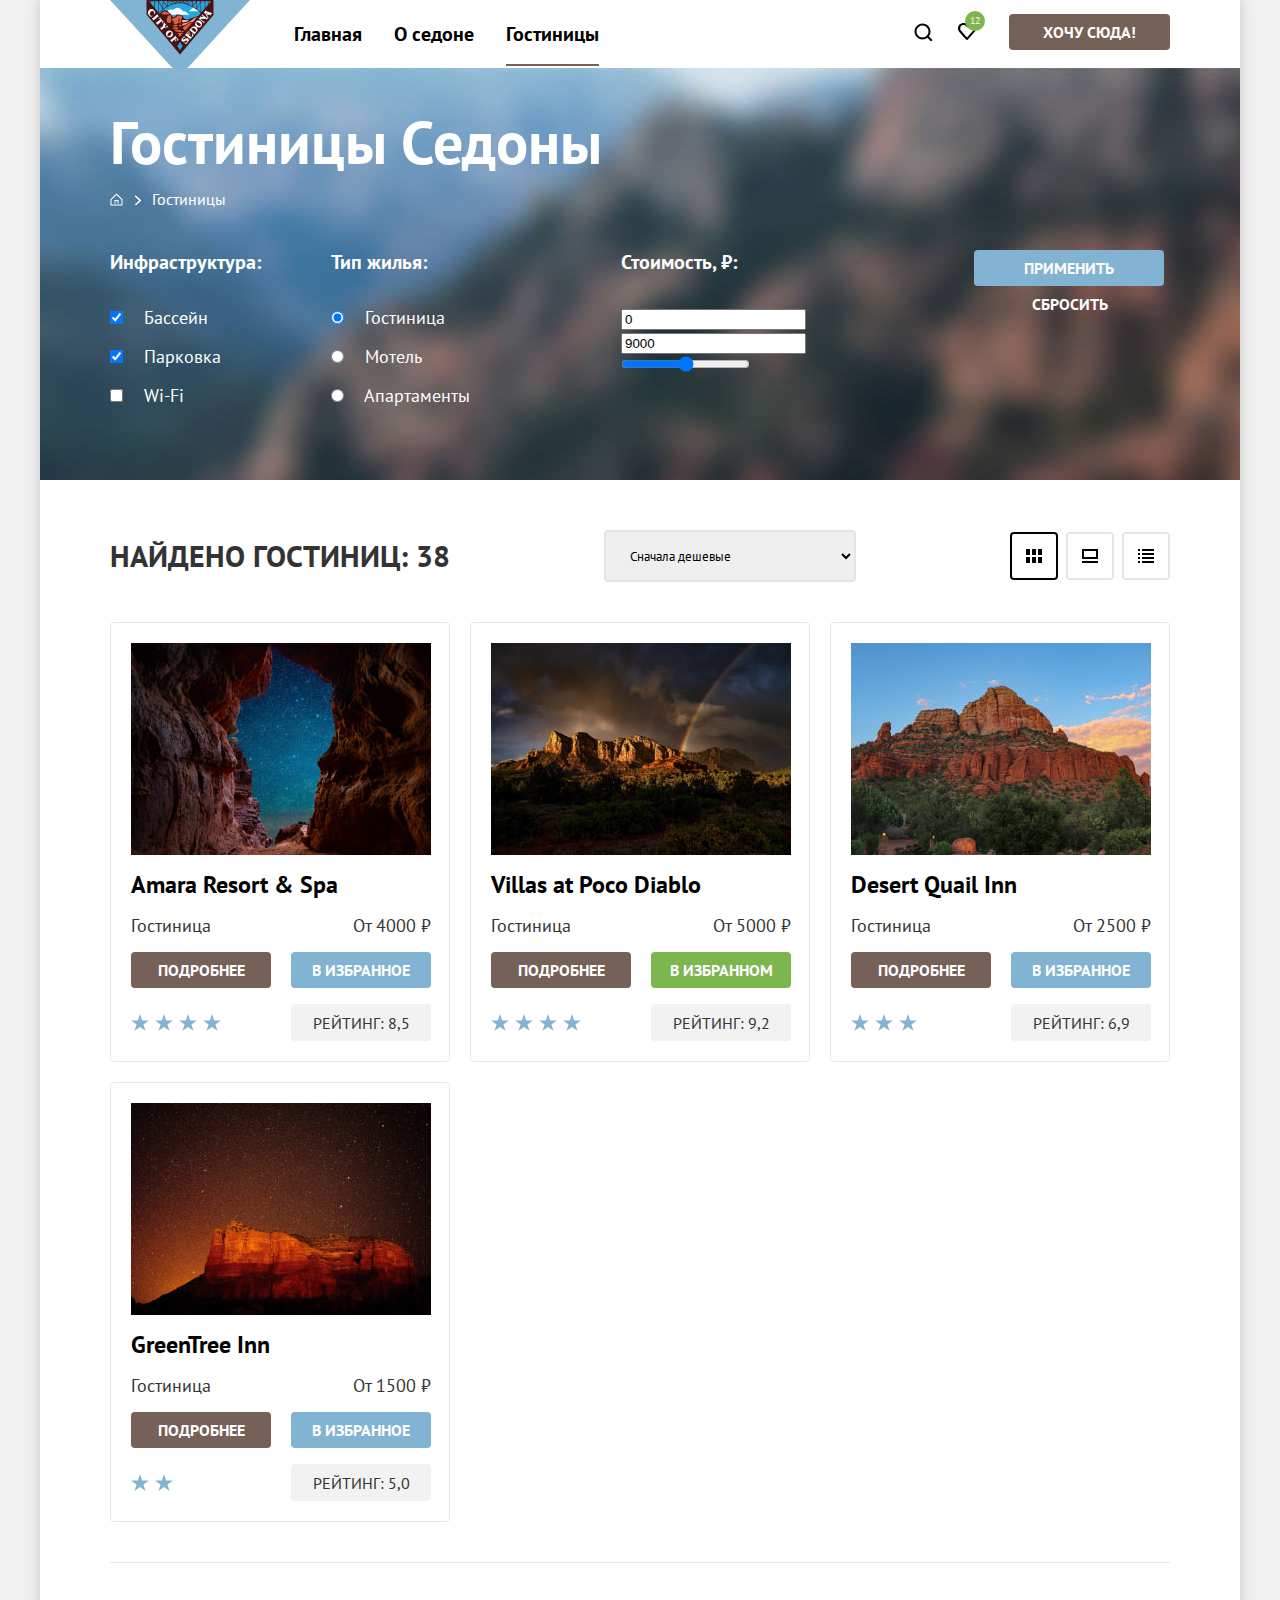
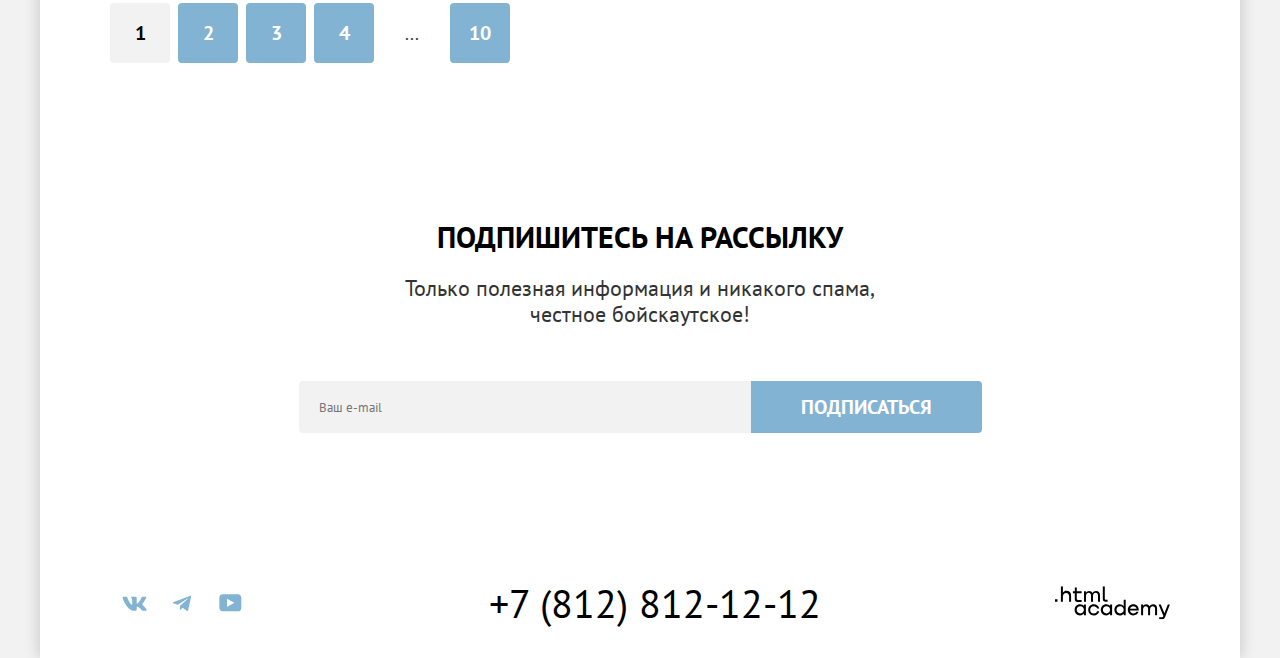
<file: 8/catalog.html>
<!DOCTYPE html>
<html lang="ru">
  <head>
    <meta charset="utf-8">
    <title>Гостиницы Седоны</title>
    <link rel="stylesheet" href="styles/styles.css">
    <base href="https://htmlacademy-htmlcss.github.io/2138391-sedona-37/8/">
</head>
  <body>
    <div class="page-container">
      <header class="page-header">
        <a class="header-logo">
          <img class="logo-image" src="images/logo.svg" width="140" height="70" alt="Логотип Седона.">
        </a>
        <nav class="navigation">
          <ul class="navigation-list">
            <li class="navigation-item">
              <a class="navigation-link" href="index.html">Главная</a>
            </li>
            <li class="navigation-item">
              <a class="navigation-link" href="#">О седоне</a>
            </li>
            <li class="navigation-item">
              <a class="navigation-link navigation-link-current">Гостиницы</a>
            </li>
          </ul>
          <ul class="navigation-list navigation-user">
            <li class="navigation-item">
              <button class="navigation-button" type="button">
                <svg class="user-search-icon" aria-hidden="true" focusable="false" width="19" height="19" viewBox="0 0 19 19" xmlns="http://www.w3.org/2000/svg">
                  <path d="M18.5 17.0083L14.8 13.3287C15.8 12.0359 16.5 10.3453 16.5 8.4558C16.5 4.08011 12.9 0.5 8.5 0.5C4.1 0.5 0.5 4.17956 0.5 8.55525C0.5 12.9309 4.1 16.511 8.5 16.511C10.3 16.511 12 15.9144 13.4 14.8204L17.1 18.5L18.5 17.0083ZM8.5 14.5221C5.2 14.5221 2.5 11.837 2.5 8.55525C2.5 5.27348 5.2 2.5884 8.5 2.5884C11.8 2.5884 14.5 5.27348 14.5 8.55525C14.5 11.837 11.8 14.5221 8.5 14.5221Z"/>
                  </svg>
                <span class="visually-hidden">Поиск</span>
              </button>
            </li>
            <li class="navigation-item item-indent">
              <a class="navigation-link" href="#">
                <svg class="user-favorites-icon" aria-hidden="true" focusable="false" width="18" height="18" viewBox="0 0 18 18" xmlns="http://www.w3.org/2000/svg">
                  <path d="M8.9 17C8.6 17 8.3 16.9 8.1 16.6C2.7 10.5 1.4 9.1 1.1 8.7C0.4 7.8 0 6.6 0 5.4C0 2.4 2.4 0 5.5 0C6.8 0 8 0.5 9 1.3C10 0.5 11.3 0 12.5 0C15.5 0 18 2.4 18 5.4C18 6.7 17.5 7.9 16.7 8.8L9.7 16.7C9.5 16.9 9.3 17 8.9 17ZM2.9 7.5C3.2 7.9 6.4 11.5 9 14.4L15.2 7.4C15.7 6.9 15.9 6.2 15.9 5.4C15.9 3.6 14.4 2.1 12.6 2.1C11.6 2.1 10.6 2.6 9.9 3.4C9.6 3.7 9.3 3.8 9 3.8C8.7 3.8 8.4 3.6 8.2 3.4C7.5 2.6 6.5 2.1 5.5 2.1C3.7 2.1 2.2 3.6 2.2 5.4C2.1 6.3 2.5 7 2.9 7.5C2.8 7.5 2.8 7.5 2.9 7.5Z"/>
                </svg>
                <span class="favorites-icon-counter">12</span>
                <span class="visually-hidden">Избранное</span>
              </a>
            </li>
            <li class="navigation-item">
              <div class="button-wrapper">
                <button class="button" type="button">Хочу сюда!</button>
              </div>
            </li>
          </ul>
        </nav>
      </header>
      <main class="main-catalog main-container">
        <div class="header-filter-wrap">
          <section class="catalog-header">
            <h1 class="catalog-title">Гостиницы Седоны</h1>
            <ul class="breadcrumbs">
              <li class="breadcrumbs-item">
                <a class="breadcrumbs-link breadcrumbs-link-home" href="index.html">
                  <span class="visually-hidden">На главную</span>
                </a>
              </li>
              <li class="breadcrumbs-item">
                <a class="breadcrumbs-link">Гостиницы</a>
              </li>
            </ul>
          </section>
          <section class="filter">
            <h2 class="visually-hidden">Фильтр подбора гостиницы</h2>
            <form class="catalog-filter" action="https://echo.htmlacademy.ru/" method="get">
              <div class="filters-wrapper">
                <fieldset class="catalog-filter-group">
                  <legend class="catalog-filter-title">Инфраструктура:</legend>
                  <ul class="catalog-filter-list">
                    <li class="catalog-filter-item">
                      <label class="control">
                        <input class="control-input" type="checkbox" name="pool" checked>
                        Бассейн
                      </label>
                    </li>
                    <li class="catalog-filter-item">
                      <label class="control">
                        <input class="control-input" type="checkbox" name="parking" checked>
                        Парковка
                      </label>
                    </li>
                    <li class="catalog-filter-item">
                      <label class="control">
                        <input class="control-input" type="checkbox" name="wi-fi">
                        Wi-Fi
                      </label>
                    </li>
                  </ul>
                </fieldset>
                <fieldset class="catalog-filter-group">
                  <legend class="catalog-filter-title">Тип жилья:</legend>
                  <ul class="catalog-filter-list">
                    <li class="catalog-filter-item">
                      <label class="control">
                        <input class="control-input" type="radio" name="type-of-housing" value="hotel" checked>
                        Гостиница
                      </label>
                    </li>
                    <li class="catalog-filter-item">
                      <label class="control">
                        <input class="control-input" type="radio" name="type-of-housing" value="motel">
                        Мотель
                      </label>
                    </li>
                    <li class="catalog-filter-item">
                      <label class="control">
                        <input class="control-input" type="radio" name="type-of-housing" value="apartments">
                        Апартаменты
                      </label>
                    </li>
                  </ul>
                </fieldset>
              </div>
              <div class="range-buttons-wrapper">
                <fieldset class="catalog-filter-group">
                  <legend class="catalog-filter-title">Стоимость, ₽:</legend>
                  <label class="control">
                    <input class="control-input" type="text" value="0">
                    <span class="visually-hidden">Минимальная цена</span>
                  </label>
                  <label class="control">
                    <input class="control-input" type="text" value="9000">
                    <span class="visually-hidden">Максимальная цена</span>
                  </label>
                  <label class="control">
                    <input class="control-input" type="range">
                  </label>
                </fieldset>
                <div class="filter-buttons-wrapper">
                  <button class="button apply-button" type="submit">Применить</button>
                  <button class="button reset-button" type="reset">Сбросить</button>
                </div>
              </div>
            </form>
          </section>
        </div>
        <section class="catalog">
          <h2 class="visually-hidden">Результаты поиска</h2>
          <div class="catalog-container">
            <p class="catalog-result">Найдено гостиниц: <output>38</output></p>
            <label class="select-control">
              <select class="catalog-sorting">
                <option value="cheap">Сначала дешевые</option>
                <option value="expensive">Сначала дорогие</option>
                <option value="high-rating">С высоким рейтингом</option>
              </select>
              <span class="visually-hidden">Сортировка</span>
            </label>
            <ul class="catalog-display">
              <li class="catalog-display-option">
                <a class="display-button display-button-active display-cards" href="#">
                  <span class="visually-hidden">Показать карточки</span>
                </a>
              </li>
              <li class="catalog-display-option">
                <a class="display-button display-slider" href="#">
                  <span class="visually-hidden">Показать слайдер</span>
                </a>
              </li>
              <li class="catalog-display-option">
                <a class="display-button display-list" href="#">
                  <span class="visually-hidden">Показать список</span>
                </a>
              </li>
            </ul>
          </div>
          <ul class="hotel-list">
            <li class="hotel-card">
              <a class="hotel-card-link hotel-card-link-image" href="#">
                <img class="hotel-card-image" src="images/amara-hotel.jpg" width="300" height="212" alt="Звездное небо через расщелину каньона.">
              </a>
              <a class="hotel-card-link" href="#">
                <h3 class="hotel-card-title">Amara Resort & Spa</h3>
              </a>
              <span>Гостиница</span>
              <span class="hotel-price">От 4000 ₽</span>
              <a class="button more-button" href="#">подробнее</a>
              <button class="button favorites-button" type="button">в избранное</button>
              <div class="star-rating">
                <span class="star-image" aria-hidden="true"></span>
                <span class="star-image" aria-hidden="true"></span>
                <span class="star-image" aria-hidden="true"></span>
                <span class="star-image" aria-hidden="true"></span>
                <span class="visually-hidden">4 звезды</span>
              </div>
              <p class="hotel-card-rating">Рейтинг: 8,5</p>
            </li>
            <li class="hotel-card">
              <a class="hotel-card-link hotel-card-link-image" href="#">
                <img class="hotel-card-image" src="images/poco-diablo-hotel.jpg" width="300" height="212" alt="Радуга в каньоне сразу после дождя.">
              </a>
              <a class="hotel-card-link" href="#">
                <h3 class="hotel-card-title">Villas at Poco Diablo</h3>
              </a>
              <span>Гостиница</span>
              <span class="hotel-price">От 5000 ₽</span>
              <a class="button more-button" href="#">подробнее</a>
              <button class="button favorites-added-button" type="button">в избранном</button>
              <div class="star-rating">
                <span class="star-image" aria-hidden="true"></span>
                <span class="star-image" aria-hidden="true"></span>
                <span class="star-image" aria-hidden="true"></span>
                <span class="star-image" aria-hidden="true"></span>
                <span class="visually-hidden">4 звезды</span>
              </div>
              <p class="hotel-card-rating">Рейтинг: 9,2</p>
            </li>
            <li class="hotel-card">
              <a class="hotel-card-link hotel-card-link-image" href="#">
                <img class="hotel-card-image" src="images/desert-quail-hotel.jpg" width="300" height="212" alt="Каньон на закате.">
              </a>
              <a class="hotel-card-link" href="#">
                <h3 class="hotel-card-title">Desert Quail Inn</h3>
              </a>
              <span>Гостиница</span>
              <span class="hotel-price">От 2500 ₽</span>
              <a class="button more-button" href="#">подробнее</a>
              <button class="button favorites-button" type="button">в избранное</button>
              <div class="star-rating">
                <span class="star-image" aria-hidden="true"></span>
                <span class="star-image" aria-hidden="true"></span>
                <span class="star-image" aria-hidden="true"></span>
                <span class="visually-hidden">3 звезды</span>
              </div>
              <p class="hotel-card-rating">Рейтинг: 6,9</p>
            </li>
            <li class="hotel-card">
              <a class="hotel-card-link hotel-card-link-image" href="#">
                <img class="hotel-card-image" src="images/green-tree-hotel.jpg" width="300" height="212" alt="Каньон на фоне зведного неба.">
              </a>
              <a class="hotel-card-link" href="#">
                <h3 class="hotel-card-title">GreenTree Inn</h3>
              </a>
              <span>Гостиница</span>
              <span class="hotel-price">От 1500 ₽</span>
              <a class="button more-button" href="#">подробнее</a>
              <button class="button favorites-button" type="button">в избранное</button>
              <div class="star-rating">
                <span class="star-image" aria-hidden="true"></span>
                <span class="star-image" aria-hidden="true"></span>
                <span class="visually-hidden">2 звезды</span>
              </div>
              <p class="hotel-card-rating">Рейтинг: 5,0</p>
            </li>
          </ul>
          <div class="catalog-pagination">
            <ul class="pagination-list">
              <li class="pagination-item">
                <a class="pagination-link pagination-current">1</a>
              </li>
              <li class="pagination-item">
                <a class="pagination-link" href="#">2</a>
              </li>
              <li class="pagination-item">
                <a class="pagination-link" href="#">3</a>
              </li>
              <li class="pagination-item">
                <a class="pagination-link" href="#">4</a>
              </li>
            </ul>
            <span class="pagination-separator">...</span>
            <a class="pagination-link" href="#">10</a>
          </div>
        </section>
        <section class="subscription">
          <h2 class="section-title">Подпишитесь на рассылку</h2>
          <p class="section-subtitle">Только полезная информация и никакого спама,<br> честное бойскаутское!</p>
          <form class="subscription-form form-wrapper" action="https://echo.htmlacademy.ru/" method="post">
            <label class="email-control">
              <input class="email-field" placeholder="Ваш e-mail" type="email" name="subscription-email" required>
              <span class="visually-hidden">E-mail</span>
            </label>
            <button class="subscription-button" type="submit">Подписаться</button>
          </form>
        </section>
      </main>
      <footer class="page-footer">
        <ul class="social-list">
          <li class="social-list-item">
            <a class="social-list-link" href="https://vk.com/htmlacademy" target="_blank">
              <svg class="social-list-icon" aria-hidden="true" focusable="false" width="25" height="15" viewBox="0 0 25 15" xmlns="http://www.w3.org/2000/svg">
                <path fill-rule="evenodd" clip-rule="evenodd" d="M24.1164 1.80445C24.2824 1.25845 24.1164 0.856445 23.3214 0.856445H20.6964C20.0284 0.856445 19.7204 1.20345 19.5534 1.58645C19.5534 1.58645 18.2184 4.78245 16.3274 6.85845C15.7154 7.46045 15.4374 7.65145 15.1034 7.65145C14.9364 7.65145 14.6854 7.46045 14.6854 6.91345V1.80445C14.6854 1.14845 14.5014 0.856445 13.9454 0.856445H9.81738C9.40038 0.856445 9.14938 1.16045 9.14938 1.44945C9.14938 2.07045 10.0954 2.21445 10.1924 3.96245V7.76045C10.1924 8.59345 10.0394 8.74444 9.70538 8.74444C8.81538 8.74444 6.65038 5.53345 5.36538 1.85945C5.11638 1.14445 4.86438 0.856445 4.19338 0.856445H1.56638C0.816382 0.856445 0.666382 1.20345 0.666382 1.58645C0.666382 2.26845 1.55638 5.65645 4.81138 10.1374C6.98138 13.1974 10.0364 14.8564 12.8194 14.8564C14.4884 14.8564 14.6944 14.4884 14.6944 13.8534V11.5404C14.6944 10.8034 14.8524 10.6564 15.3814 10.6564C15.7714 10.6564 16.4384 10.8484 17.9964 12.3234C19.7764 14.0724 20.0694 14.8564 21.0714 14.8564H23.6964C24.4464 14.8564 24.8224 14.4884 24.6064 13.7604C24.3684 13.0364 23.5184 11.9854 22.3914 10.7384C21.7794 10.0284 20.8614 9.26345 20.5824 8.88045C20.1934 8.38945 20.3044 8.17044 20.5824 7.73345C20.5824 7.73345 23.7824 3.30745 24.1154 1.80445H24.1164Z"/>
              </svg>
              <span class="visually-hidden">ВКонтакте</span>
            </a>
          </li>
          <li class="social-list-item">
            <a class="social-list-link" href="https://t.me/htmlacademy" target="_blank">
              <svg class="social-list-icon" aria-hidden="true" focusable="false" width="18" height="16" viewBox="0 0 18 16" xmlns="http://www.w3.org/2000/svg">
                <path d="M16.785 0.955705L0.840489 7.1042C-0.247661 7.54126 -0.241365 8.14828 0.640845 8.41897L4.73445 9.69597L14.2058 3.72014C14.6537 3.44766 15.0629 3.59424 14.7265 3.89281L7.05283 10.8183H7.05103L7.05283 10.8192L6.77045 15.0387C7.18413 15.0387 7.36669 14.8489 7.59871 14.625L9.58705 12.6915L13.7229 15.7464C14.4855 16.1664 15.0332 15.9506 15.2229 15.0405L17.9379 2.2453C18.2158 1.13107 17.5126 0.626562 16.785 0.955705Z"/>
              </svg>
              <span class="visually-hidden">Телеграмм</span>
            </a>
          </li>
          <li class="social-list-item">
            <a class="social-list-link" href="https://www.youtube.com/user/htmlacademyru" target="_blank">
              <svg  class="social-list-icon" aria-hidden="true" focusable="false" width="23" height="18" viewBox="0 0 23 18" xmlns="http://www.w3.org/2000/svg">
                <path d="M18.9402 0.356445H3.50738C1.64668 0.356445 0.333252 1.9502 0.333252 3.75645V13.8502C0.333252 15.7627 1.64668 17.3564 3.50738 17.3564H19.1591C20.8009 17.3564 22.3333 15.7627 22.3333 13.9564V3.75645C22.1143 1.9502 20.8009 0.356445 18.9402 0.356445ZM7.99494 12.8939V4.81894L15.3283 8.85645L7.99494 12.8939Z"/>
              </svg>
              <span class="visually-hidden">YouTube</span>
            </a>
          </li>
        </ul>
        <a class="footer-telephone-link" href="tel:+78128121212">+7 (812) 812-12-12</a>
        <a class="footer-logo" href="https://htmlacademy.ru/" target="_blank">
          <svg class="footer-logo-icon" width="115" height="34" viewBox="0 0 115 34" xmlns="http://www.w3.org/2000/svg">
            <g clip-path="url(#clip0_33515_1190)">
            <path d="M0 13.2564V15.8564H2.5V13.2564H0Z"/>
            <path d="M11.6 4.85645C10 4.85645 8.8 5.55645 8 6.55645H7.9V0.356445H5.9V15.8564H7.9V10.5564C7.9 8.45645 9.2 6.95645 11.2 6.95645C13 6.95645 14.1 8.35645 14.1 10.1564V15.8564H16.1V9.75644C16.2 6.75644 14.3 4.85645 11.6 4.85645Z"/>
            <path d="M26.6 5.15645H21.8V1.45645H19.8V5.25645H17.9V7.25645H19.8V13.2564C19.8 14.9564 20.8 15.9564 22.5 15.9564H26.6V13.9564H22.9C22.2 13.9564 21.8 13.5564 21.8 12.8564V7.15645H26.6V5.15645Z"/>
            <path d="M41.1 4.95645C39.5 4.95645 38.2 5.75645 37.6 7.05645H37.5C36.9 5.85645 35.7 4.95645 34.1 4.95645C32.7 4.95645 31.6 5.75645 31 6.75645H30.9V5.15645H29V15.7564H31V10.3564C31 8.35645 32 6.85645 33.6 6.85645C35.1 6.85645 36 7.85645 36 9.45645V15.7564H38V10.1564C38 7.75645 39.4 6.85645 40.6 6.85645C42.1 6.85645 43 7.85645 43 9.45645V15.7564H45V9.25644C45.1 6.75644 43.6 4.95645 41.1 4.95645Z"/>
            <path d="M47.8 13.0564C47.8 14.7564 48.8 15.7564 50.6 15.7564H52.6V13.7564H50.9C50.2 13.7564 49.8 13.3564 49.8 12.6564V0.356445H47.8V13.0564Z"/>
            <path d="M28.9 20.0564C28 18.9564 26.7 18.2564 25 18.2564C21.9 18.2564 19.6 20.5564 19.6 23.8564C19.6 27.1564 21.9 29.4564 25 29.4564C26.8 29.4564 28 28.6564 28.8 27.5564H28.9V29.1564H30.9V18.5564H28.9V20.0564ZM25.3 27.4564C23.1 27.4564 21.7 25.8564 21.7 23.8564C21.7 21.8564 23.1 20.2564 25.3 20.2564C27.5 20.2564 28.9 21.8564 28.9 23.8564C28.9 25.7564 27.5 27.4564 25.3 27.4564Z"/>
            <path d="M44.2 22.3564C43.7 19.9564 41.6 18.2564 38.8 18.2564C35.4 18.2564 33.2 20.7564 33.2 23.8564C33.2 26.9564 35.4 29.4564 38.8 29.4564C41.6 29.4564 43.7 27.6564 44.2 25.2564H42.1C41.7 26.5564 40.4 27.5564 38.8 27.5564C36.6 27.5564 35.2 25.9564 35.2 23.9564C35.2 21.9564 36.6 20.3564 38.8 20.3564C40.4 20.3564 41.6 21.3564 42.1 22.5564H44.2V22.3564Z"/>
            <path d="M55.1 20.0564C54.2 18.9564 52.9 18.2564 51.2 18.2564C48.1 18.2564 45.8 20.5564 45.8 23.8564C45.8 27.1564 48.1 29.4564 51.2 29.4564C53 29.4564 54.2 28.6564 55 27.5564H55.1V29.1564H57.1V18.5564H55.1V20.0564ZM51.5 27.4564C49.3 27.4564 47.9 25.8564 47.9 23.8564C47.9 21.8564 49.3 20.2564 51.5 20.2564C53.7 20.2564 55.1 21.8564 55.1 23.8564C55.1 25.7564 53.6 27.4564 51.5 27.4564Z"/>
            <path d="M68.7 20.1564C67.8 19.0564 66.5 18.2564 64.8 18.2564C61.7 18.2564 59.4 20.5564 59.4 23.8564C59.4 27.1564 61.6 29.4564 64.8 29.4564C66.5 29.4564 67.8 28.6564 68.6 27.6564H68.7V29.1564H70.7V13.7564H68.7V20.1564ZM65.1 27.4564C62.9 27.4564 61.5 25.8564 61.5 23.8564C61.5 21.8564 62.9 20.2564 65.1 20.2564C67.3 20.2564 68.7 21.8564 68.7 23.8564C68.6 25.8564 67.2 27.4564 65.1 27.4564Z"/>
            <path d="M78.3 18.2564C75 18.2564 72.8 20.7564 72.8 23.8564C72.8 26.8564 74.9 29.4564 78.3 29.4564C80.8 29.4564 82.8 28.1564 83.5 25.8564H81.4C80.9 26.8564 79.8 27.4564 78.4 27.4564C76.5 27.4564 75.1 26.1564 75 24.5564H83.8C84 20.9564 81.8 18.2564 78.3 18.2564ZM78.3 20.1564C80 20.1564 81.3 21.1564 81.6 22.7564H75.1C75.4 21.2564 76.6 20.1564 78.3 20.1564Z"/>
            <path d="M98.2 18.2564C96.6 18.2564 95.3 19.0564 94.6 20.2564H94.5C93.9 19.0564 92.7 18.2564 91.1 18.2564C89.7 18.2564 88.6 18.9564 88 20.0564V18.5564H86.1V29.1564H88.1V23.7564C88.1 21.7564 89.1 20.3564 90.7 20.2564C92.2 20.2564 93.1 21.2564 93.1 22.8564V29.1564H95.1V23.5564C95.1 21.1564 96.5 20.2564 97.7 20.2564C99.2 20.2564 100.1 21.2564 100.1 22.8564V29.1564H102.1V22.6564C102.2 20.0564 100.7 18.2564 98.2 18.2564Z"/>
            <path d="M109.4 27.3564L105.8 18.4564H103.6L108.4 30.0564C108.1 30.9564 107.7 31.2564 106.7 31.2564H104.2V33.2564H106.7C108.5 33.2564 109.5 32.4564 110.2 30.6564L114.9 18.4564H112.8L109.4 27.3564Z"/>
            </g>
            <defs>
            <clipPath id="clip0_33515_1190">
            <rect width="115" height="33" fill="white" transform="translate(0 0.356445)"/>
            </clipPath>
            </defs>
            </svg>
          <span class="visually-hidden">Логотип HTML Академии</span>
        </a>
      </footer>
    </div>
  </body>
</html>
</file>
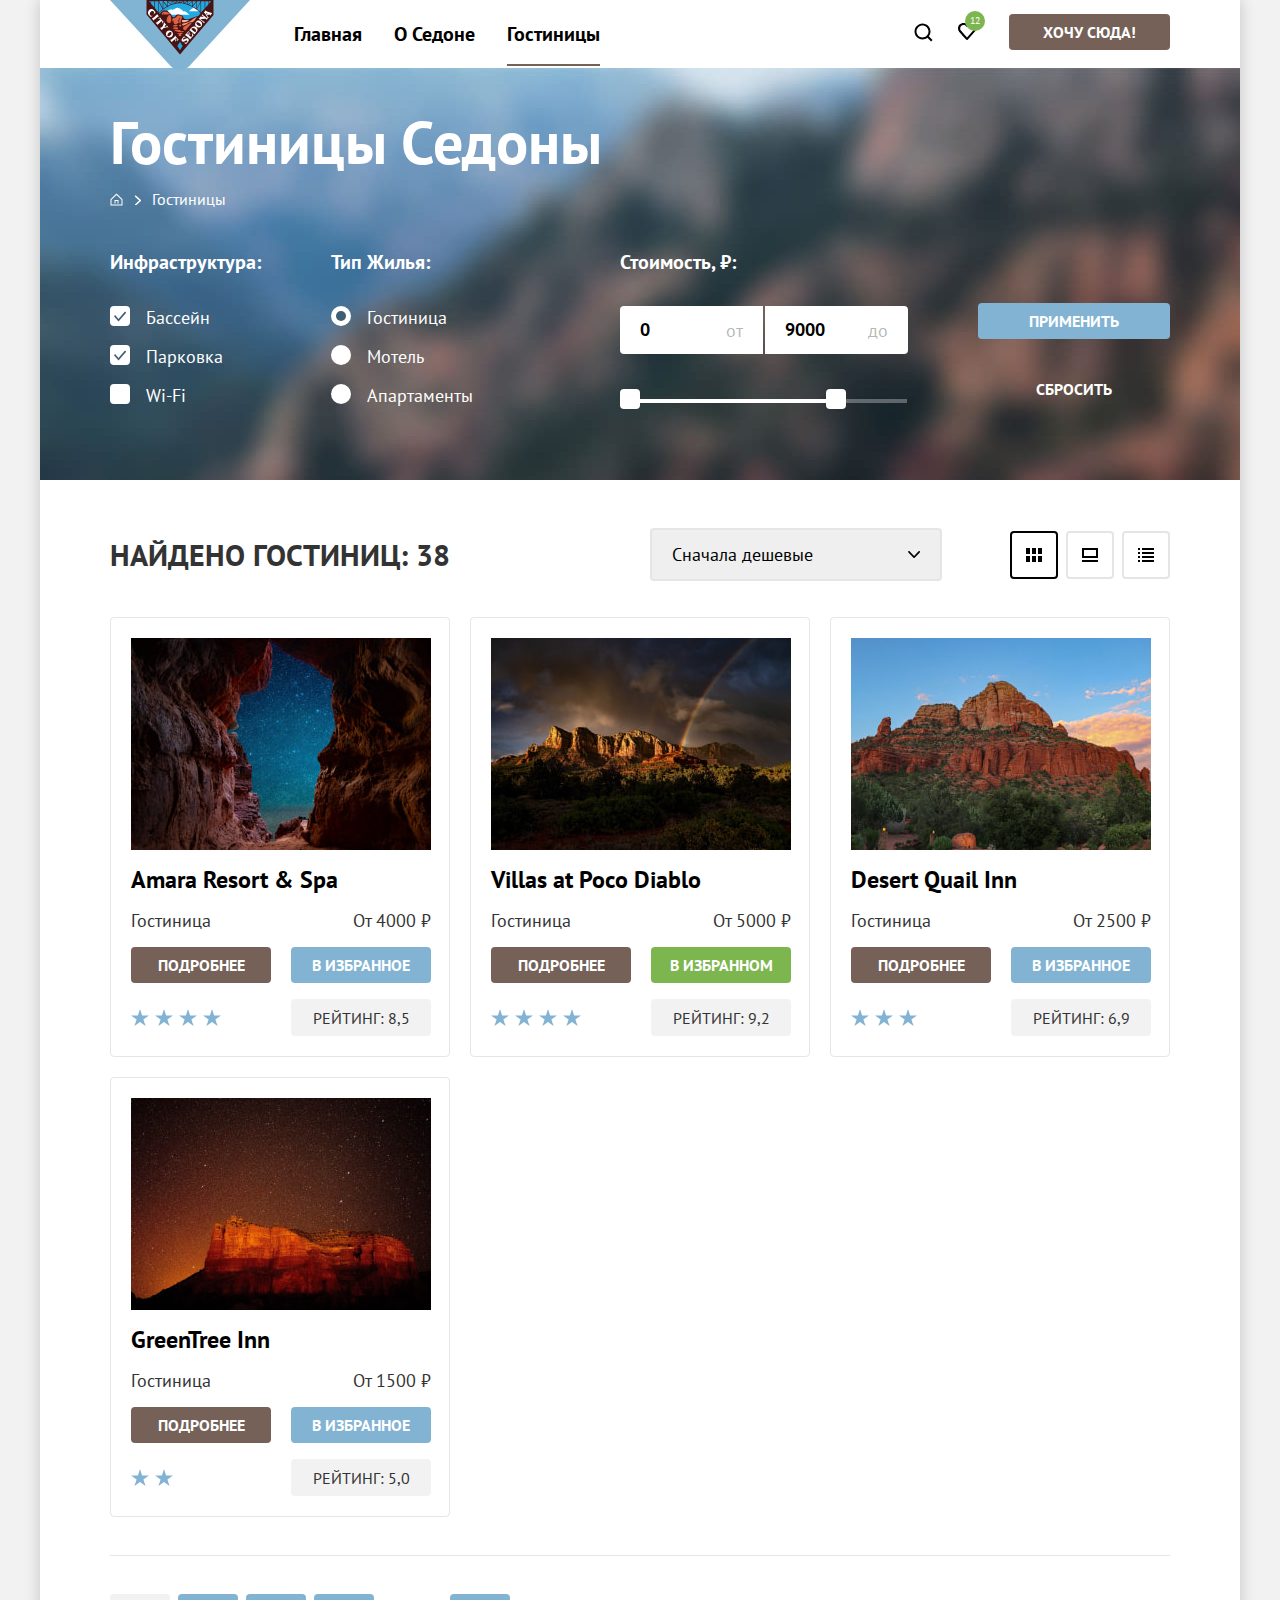
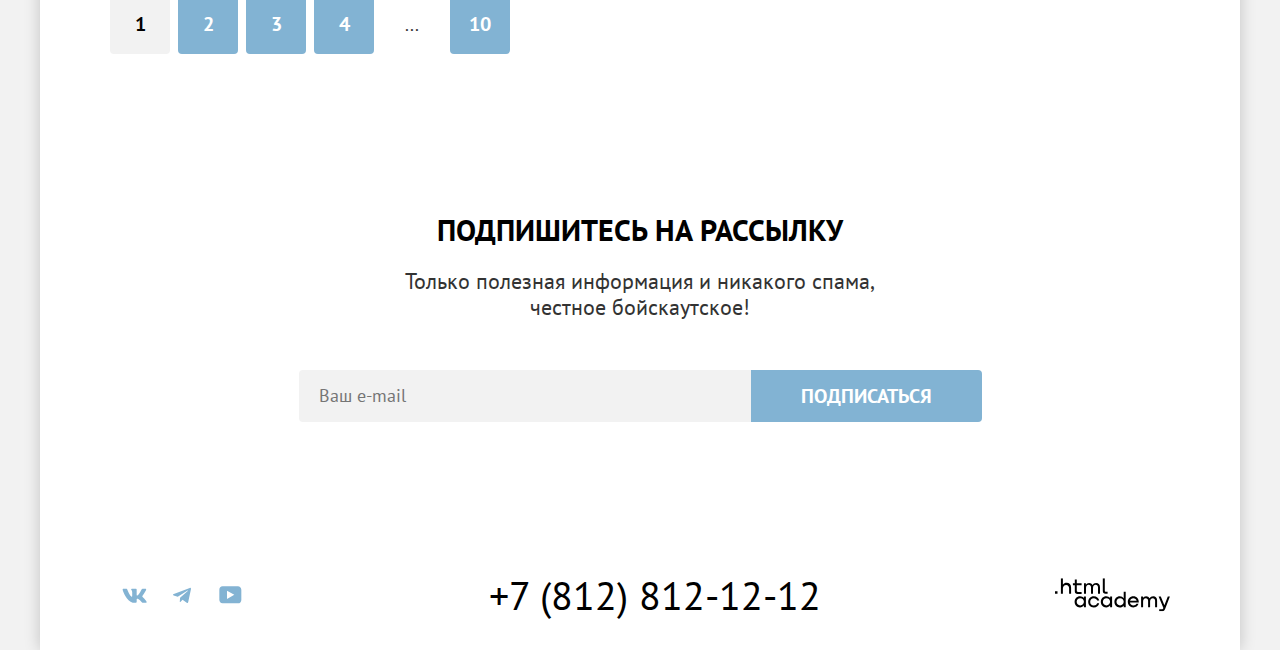
<file: 9/catalog.html>
<!DOCTYPE html>
<html lang="ru">
  <head>
    <meta charset="utf-8">
    <title>Гостиницы Седоны</title>
    <link rel="icon" href="favicon.ico">
    <link rel="icon" type="image/png" href="images/favicon.png">
    <link rel="stylesheet" href="styles/styles.css">
    <base href="https://htmlacademy-htmlcss.github.io/2138391-sedona-37/9/">
</head>
  <body>
    <div class="page-container">
      <header class="page-header">
        <a class="header-logo" href="index.html">
          <img class="logo-image" src="images/logo.svg" width="140" height="70" alt="Логотип Седона.">
        </a>
        <nav class="navigation">
          <ul class="navigation-list">
            <li class="navigation-item">
              <a class="navigation-link" href="index.html">Главная</a>
            </li>
            <li class="navigation-item">
              <a class="navigation-link" href="#">О Седоне</a>
            </li>
            <li class="navigation-item">
              <a class="navigation-link navigation-link-current">Гостиницы</a>
            </li>
          </ul>
          <ul class="navigation-list navigation-user">
            <li class="navigation-item">
              <button class="navigation-button" type="button">
                <svg class="user-search-icon" aria-hidden="true" focusable="false" width="19" height="19" viewBox="0 0 19 19" xmlns="http://www.w3.org/2000/svg">
                  <path d="M18.5 17.0083L14.8 13.3287C15.8 12.0359 16.5 10.3453 16.5 8.4558C16.5 4.08011 12.9 0.5 8.5 0.5C4.1 0.5 0.5 4.17956 0.5 8.55525C0.5 12.9309 4.1 16.511 8.5 16.511C10.3 16.511 12 15.9144 13.4 14.8204L17.1 18.5L18.5 17.0083ZM8.5 14.5221C5.2 14.5221 2.5 11.837 2.5 8.55525C2.5 5.27348 5.2 2.5884 8.5 2.5884C11.8 2.5884 14.5 5.27348 14.5 8.55525C14.5 11.837 11.8 14.5221 8.5 14.5221Z"/>
                  </svg>
                <span class="visually-hidden">Поиск</span>
              </button>
            </li>
            <li class="navigation-item">
              <a class="navigation-link" href="#">
                <svg class="user-favorites-icon" aria-hidden="true" focusable="false" width="18" height="18" viewBox="0 0 18 18" xmlns="http://www.w3.org/2000/svg">
                  <path d="M8.9 17C8.6 17 8.3 16.9 8.1 16.6C2.7 10.5 1.4 9.1 1.1 8.7C0.4 7.8 0 6.6 0 5.4C0 2.4 2.4 0 5.5 0C6.8 0 8 0.5 9 1.3C10 0.5 11.3 0 12.5 0C15.5 0 18 2.4 18 5.4C18 6.7 17.5 7.9 16.7 8.8L9.7 16.7C9.5 16.9 9.3 17 8.9 17ZM2.9 7.5C3.2 7.9 6.4 11.5 9 14.4L15.2 7.4C15.7 6.9 15.9 6.2 15.9 5.4C15.9 3.6 14.4 2.1 12.6 2.1C11.6 2.1 10.6 2.6 9.9 3.4C9.6 3.7 9.3 3.8 9 3.8C8.7 3.8 8.4 3.6 8.2 3.4C7.5 2.6 6.5 2.1 5.5 2.1C3.7 2.1 2.2 3.6 2.2 5.4C2.1 6.3 2.5 7 2.9 7.5C2.8 7.5 2.8 7.5 2.9 7.5Z"/>
                </svg>
                <span class="favorites-icon-counter">12</span>
                <span class="visually-hidden">Избранное</span>
              </a>
            </li>
            <li class="navigation-item">
              <div class="button-wrapper">
                <button class="button" type="button">Хочу сюда!</button>
              </div>
            </li>
          </ul>
        </nav>
      </header>
      <main class="main-catalog main-container">
        <div class="header-filter-wrap">
          <section class="catalog-header">
            <h1 class="catalog-title">Гостиницы Седоны</h1>
            <ul class="breadcrumbs">
              <li class="breadcrumbs-item">
                <a class="breadcrumbs-link breadcrumbs-link-home" href="index.html">
                  <span class="visually-hidden">На главную</span>
                </a>
              </li>
              <li class="breadcrumbs-item">
                <a class="breadcrumbs-link">Гостиницы</a>
              </li>
            </ul>
          </section>
          <section class="filter">
            <h2 class="visually-hidden">Фильтр подбора гостиницы</h2>
            <form class="catalog-filter" action="https://echo.htmlacademy.ru/" method="get">
              <div class="filters-wrapper">
                <fieldset class="catalog-filter-group">
                  <legend class="catalog-filter-title">Инфраструктура:</legend>
                  <ul class="catalog-filter-list">
                    <li class="catalog-filter-item">
                      <label class="control">
                        <input class="visually-hidden control-input" type="checkbox" name="pool" checked>
                        <span class="control-mark"></span>
                        <span class="control-label">Бассейн</span>
                      </label>
                    </li>
                    <li class="catalog-filter-item">
                      <label class="control">
                        <input class="visually-hidden control-input" type="checkbox" name="parking" checked>
                        <span class="control-mark"></span>
                        <span class="control-label">Парковка</span>
                      </label>
                    </li>
                    <li class="catalog-filter-item">
                      <label class="control">
                        <input class="visually-hidden control-input" type="checkbox" name="wi-fi">
                        <span class="control-mark"></span>
                        <span class="control-label">Wi-Fi</span>
                      </label>
                    </li>
                  </ul>
                </fieldset>
                <fieldset class="catalog-filter-group">
                  <legend class="catalog-filter-title">Тип Жилья:</legend>
                  <ul class="catalog-filter-list">
                    <li class="catalog-filter-item">
                      <label class="control">
                        <input class="visually-hidden control-input" type="radio" name="type-of-housing" value="hotel" checked>
                        <span class="control-mark"></span>
                        <span class="control-label">Гостиница</span>
                      </label>
                    </li>
                    <li class="catalog-filter-item">
                      <label class="control">
                        <input class="visually-hidden control-input" type="radio" name="type-of-housing" value="motel">
                        <span class="control-mark"></span>
                        <span class="control-label">Мотель</span>
                      </label>
                    </li>
                    <li class="catalog-filter-item">
                      <label class="control">
                        <input class="visually-hidden control-input" type="radio" name="type-of-housing" value="apartments">
                        <span class="control-mark"></span>
                        <span class="control-label">Апартаменты</span>
                      </label>
                    </li>
                  </ul>
                </fieldset>
              </div>
              <div class="range-buttons-wrapper">
                <fieldset class="catalog-filter-group">
                  <legend class="catalog-filter-title">Стоимость, ₽:</legend>
                  <div class="range">
                    <div class="range-wrapper-inputs">
                      <label class="catalog-filter-label">
                        <input class="range-input" type="number" value="0" name="min-price">
                        <span class="range-input-text">от</span>
                      </label>
                      <label class="catalog-filter-label">
                        <input class="range-input range-input-reversed" type="number" value="9000" name="max-price">
                        <span class="range-input-text">до</span>
                      </label>
                    </div>
                    <div class="range-scale">
                      <div class="range-bar" style="right: 61px; width: 226px">
                        <button class="range-toggle toggle-min" type="button">
                          <span class="visually-hidden">Указать минимальную цену</span>
                        </button>
                        <button class="range-toggle toggle-max" type="button">
                          <span class="visually-hidden">Указать максимальную цену</span>
                        </button>
                      </div>
                    </div>
                  </div>
                </fieldset>
                <div class="filter-buttons-wrapper">
                  <button class="button apply-button" type="submit">Применить</button>
                  <button class="button reset-button" type="reset">Сбросить</button>
                </div>
              </div>
            </form>
          </section>
        </div>
        <section class="catalog">
          <h2 class="visually-hidden">Результаты поиска</h2>
          <div class="catalog-container">
            <p class="catalog-result">Найдено гостиниц: <output>38</output></p>
            <label class="select-control">
              <select class="catalog-sorting">
                <option value="cheap">Сначала дешевые</option>
                <option value="expensive">Сначала дорогие</option>
                <option value="high-rating">С высоким рейтингом</option>
              </select>
              <span class="visually-hidden">Сортировка</span>
            </label>
            <ul class="catalog-display">
              <li class="catalog-display-option">
                <a class="display-button display-button-active display-cards" href="#">
                  <span class="visually-hidden">Показать карточки</span>
                </a>
              </li>
              <li class="catalog-display-option">
                <a class="display-button display-slider" href="#">
                  <span class="visually-hidden">Показать слайдер</span>
                </a>
              </li>
              <li class="catalog-display-option">
                <a class="display-button display-list" href="#">
                  <span class="visually-hidden">Показать список</span>
                </a>
              </li>
            </ul>
          </div>
          <ul class="hotel-list">
            <li class="hotel-card">
              <a class="hotel-card-link hotel-card-link-image" href="#">
                <img class="hotel-card-image" src="images/amara-hotel.jpg" width="300" height="212" alt="Звездное небо через расщелину каньона.">
              </a>
              <a class="hotel-card-link" href="#">
                <h3 class="hotel-card-title">Amara Resort & Spa</h3>
              </a>
              <span>Гостиница</span>
              <span class="hotel-price">От 4000 ₽</span>
              <a class="button more-button" href="#">подробнее</a>
              <button class="button favorites-button" type="button">в избранное</button>
              <div class="star-rating">
                <span class="star-image" aria-hidden="true"></span>
                <span class="star-image" aria-hidden="true"></span>
                <span class="star-image" aria-hidden="true"></span>
                <span class="star-image" aria-hidden="true"></span>
                <span class="visually-hidden">4 звезды</span>
              </div>
              <p class="hotel-card-rating">Рейтинг: 8,5</p>
            </li>
            <li class="hotel-card">
              <a class="hotel-card-link hotel-card-link-image" href="#">
                <img class="hotel-card-image" src="images/poco-diablo-hotel.jpg" width="300" height="212" alt="Радуга в каньоне сразу после дождя.">
              </a>
              <a class="hotel-card-link" href="#">
                <h3 class="hotel-card-title">Villas at Poco Diablo</h3>
              </a>
              <span>Гостиница</span>
              <span class="hotel-price">От 5000 ₽</span>
              <a class="button more-button" href="#">подробнее</a>
              <button class="button favorites-added-button" type="button">в избранном</button>
              <div class="star-rating">
                <span class="star-image" aria-hidden="true"></span>
                <span class="star-image" aria-hidden="true"></span>
                <span class="star-image" aria-hidden="true"></span>
                <span class="star-image" aria-hidden="true"></span>
                <span class="visually-hidden">4 звезды</span>
              </div>
              <p class="hotel-card-rating">Рейтинг: 9,2</p>
            </li>
            <li class="hotel-card">
              <a class="hotel-card-link hotel-card-link-image" href="#">
                <img class="hotel-card-image" src="images/desert-quail-hotel.jpg" width="300" height="212" alt="Каньон на закате.">
              </a>
              <a class="hotel-card-link" href="#">
                <h3 class="hotel-card-title">Desert Quail Inn</h3>
              </a>
              <span>Гостиница</span>
              <span class="hotel-price">От 2500 ₽</span>
              <a class="button more-button" href="#">подробнее</a>
              <button class="button favorites-button" type="button">в избранное</button>
              <div class="star-rating">
                <span class="star-image" aria-hidden="true"></span>
                <span class="star-image" aria-hidden="true"></span>
                <span class="star-image" aria-hidden="true"></span>
                <span class="visually-hidden">3 звезды</span>
              </div>
              <p class="hotel-card-rating">Рейтинг: 6,9</p>
            </li>
            <li class="hotel-card">
              <a class="hotel-card-link hotel-card-link-image" href="#">
                <img class="hotel-card-image" src="images/green-tree-hotel.jpg" width="300" height="212" alt="Каньон на фоне зведного неба.">
              </a>
              <a class="hotel-card-link" href="#">
                <h3 class="hotel-card-title">GreenTree Inn</h3>
              </a>
              <span>Гостиница</span>
              <span class="hotel-price">От 1500 ₽</span>
              <a class="button more-button" href="#">подробнее</a>
              <button class="button favorites-button" type="button">в избранное</button>
              <div class="star-rating">
                <span class="star-image" aria-hidden="true"></span>
                <span class="star-image" aria-hidden="true"></span>
                <span class="visually-hidden">2 звезды</span>
              </div>
              <p class="hotel-card-rating">Рейтинг: 5,0</p>
            </li>
          </ul>
          <div class="catalog-pagination">
            <ul class="pagination-list">
              <li class="pagination-item">
                <a class="pagination-link pagination-current">1</a>
              </li>
              <li class="pagination-item">
                <a class="pagination-link" href="#">2</a>
              </li>
              <li class="pagination-item">
                <a class="pagination-link" href="#">3</a>
              </li>
              <li class="pagination-item">
                <a class="pagination-link" href="#">4</a>
              </li>
            </ul>
            <span class="pagination-separator">...</span>
            <a class="pagination-link" href="#">10</a>
          </div>
        </section>
        <section class="subscription">
          <h2 class="section-title">Подпишитесь на рассылку</h2>
          <p class="section-subtitle">Только полезная информация и никакого спама,<br> честное бойскаутское!</p>
          <form class="subscription-form form-wrapper" action="https://echo.htmlacademy.ru/" method="post">
            <label class="email-control">
              <input class="email-field" placeholder="Ваш e-mail" type="email" name="subscription-email" required>
              <span class="visually-hidden">E-mail</span>
            </label>
            <button class="subscription-button" type="submit">Подписаться</button>
          </form>
        </section>
      </main>
      <footer class="page-footer">
        <ul class="social-list">
          <li class="social-list-item">
            <a class="social-list-link" href="https://vk.com/htmlacademy" target="_blank">
              <svg class="social-list-icon" aria-hidden="true" focusable="false" width="25" height="15" viewBox="0 0 25 15" xmlns="http://www.w3.org/2000/svg">
                <path fill-rule="evenodd" clip-rule="evenodd" d="M24.1164 1.80445C24.2824 1.25845 24.1164 0.856445 23.3214 0.856445H20.6964C20.0284 0.856445 19.7204 1.20345 19.5534 1.58645C19.5534 1.58645 18.2184 4.78245 16.3274 6.85845C15.7154 7.46045 15.4374 7.65145 15.1034 7.65145C14.9364 7.65145 14.6854 7.46045 14.6854 6.91345V1.80445C14.6854 1.14845 14.5014 0.856445 13.9454 0.856445H9.81738C9.40038 0.856445 9.14938 1.16045 9.14938 1.44945C9.14938 2.07045 10.0954 2.21445 10.1924 3.96245V7.76045C10.1924 8.59345 10.0394 8.74444 9.70538 8.74444C8.81538 8.74444 6.65038 5.53345 5.36538 1.85945C5.11638 1.14445 4.86438 0.856445 4.19338 0.856445H1.56638C0.816382 0.856445 0.666382 1.20345 0.666382 1.58645C0.666382 2.26845 1.55638 5.65645 4.81138 10.1374C6.98138 13.1974 10.0364 14.8564 12.8194 14.8564C14.4884 14.8564 14.6944 14.4884 14.6944 13.8534V11.5404C14.6944 10.8034 14.8524 10.6564 15.3814 10.6564C15.7714 10.6564 16.4384 10.8484 17.9964 12.3234C19.7764 14.0724 20.0694 14.8564 21.0714 14.8564H23.6964C24.4464 14.8564 24.8224 14.4884 24.6064 13.7604C24.3684 13.0364 23.5184 11.9854 22.3914 10.7384C21.7794 10.0284 20.8614 9.26345 20.5824 8.88045C20.1934 8.38945 20.3044 8.17044 20.5824 7.73345C20.5824 7.73345 23.7824 3.30745 24.1154 1.80445H24.1164Z"/>
              </svg>
              <span class="visually-hidden">ВКонтакте</span>
            </a>
          </li>
          <li class="social-list-item">
            <a class="social-list-link" href="https://t.me/htmlacademy" target="_blank">
              <svg class="social-list-icon" aria-hidden="true" focusable="false" width="18" height="16" viewBox="0 0 18 16" xmlns="http://www.w3.org/2000/svg">
                <path d="M16.785 0.955705L0.840489 7.1042C-0.247661 7.54126 -0.241365 8.14828 0.640845 8.41897L4.73445 9.69597L14.2058 3.72014C14.6537 3.44766 15.0629 3.59424 14.7265 3.89281L7.05283 10.8183H7.05103L7.05283 10.8192L6.77045 15.0387C7.18413 15.0387 7.36669 14.8489 7.59871 14.625L9.58705 12.6915L13.7229 15.7464C14.4855 16.1664 15.0332 15.9506 15.2229 15.0405L17.9379 2.2453C18.2158 1.13107 17.5126 0.626562 16.785 0.955705Z"/>
              </svg>
              <span class="visually-hidden">Телеграмм</span>
            </a>
          </li>
          <li class="social-list-item">
            <a class="social-list-link" href="https://www.youtube.com/user/htmlacademyru" target="_blank">
              <svg  class="social-list-icon" aria-hidden="true" focusable="false" width="23" height="18" viewBox="0 0 23 18" xmlns="http://www.w3.org/2000/svg">
                <path d="M18.9402 0.356445H3.50738C1.64668 0.356445 0.333252 1.9502 0.333252 3.75645V13.8502C0.333252 15.7627 1.64668 17.3564 3.50738 17.3564H19.1591C20.8009 17.3564 22.3333 15.7627 22.3333 13.9564V3.75645C22.1143 1.9502 20.8009 0.356445 18.9402 0.356445ZM7.99494 12.8939V4.81894L15.3283 8.85645L7.99494 12.8939Z"/>
              </svg>
              <span class="visually-hidden">YouTube</span>
            </a>
          </li>
        </ul>
        <a class="footer-telephone-link" href="tel:+78128121212">+7 (812) 812-12-12</a>
        <a class="footer-logo" href="https://htmlacademy.ru/" target="_blank">
          <svg class="footer-logo-icon" width="115" height="34" viewBox="0 0 115 34" xmlns="http://www.w3.org/2000/svg">
            <g clip-path="url(#clip0_33515_1190)">
            <path d="M0 13.2564V15.8564H2.5V13.2564H0Z"/>
            <path d="M11.6 4.85645C10 4.85645 8.8 5.55645 8 6.55645H7.9V0.356445H5.9V15.8564H7.9V10.5564C7.9 8.45645 9.2 6.95645 11.2 6.95645C13 6.95645 14.1 8.35645 14.1 10.1564V15.8564H16.1V9.75644C16.2 6.75644 14.3 4.85645 11.6 4.85645Z"/>
            <path d="M26.6 5.15645H21.8V1.45645H19.8V5.25645H17.9V7.25645H19.8V13.2564C19.8 14.9564 20.8 15.9564 22.5 15.9564H26.6V13.9564H22.9C22.2 13.9564 21.8 13.5564 21.8 12.8564V7.15645H26.6V5.15645Z"/>
            <path d="M41.1 4.95645C39.5 4.95645 38.2 5.75645 37.6 7.05645H37.5C36.9 5.85645 35.7 4.95645 34.1 4.95645C32.7 4.95645 31.6 5.75645 31 6.75645H30.9V5.15645H29V15.7564H31V10.3564C31 8.35645 32 6.85645 33.6 6.85645C35.1 6.85645 36 7.85645 36 9.45645V15.7564H38V10.1564C38 7.75645 39.4 6.85645 40.6 6.85645C42.1 6.85645 43 7.85645 43 9.45645V15.7564H45V9.25644C45.1 6.75644 43.6 4.95645 41.1 4.95645Z"/>
            <path d="M47.8 13.0564C47.8 14.7564 48.8 15.7564 50.6 15.7564H52.6V13.7564H50.9C50.2 13.7564 49.8 13.3564 49.8 12.6564V0.356445H47.8V13.0564Z"/>
            <path d="M28.9 20.0564C28 18.9564 26.7 18.2564 25 18.2564C21.9 18.2564 19.6 20.5564 19.6 23.8564C19.6 27.1564 21.9 29.4564 25 29.4564C26.8 29.4564 28 28.6564 28.8 27.5564H28.9V29.1564H30.9V18.5564H28.9V20.0564ZM25.3 27.4564C23.1 27.4564 21.7 25.8564 21.7 23.8564C21.7 21.8564 23.1 20.2564 25.3 20.2564C27.5 20.2564 28.9 21.8564 28.9 23.8564C28.9 25.7564 27.5 27.4564 25.3 27.4564Z"/>
            <path d="M44.2 22.3564C43.7 19.9564 41.6 18.2564 38.8 18.2564C35.4 18.2564 33.2 20.7564 33.2 23.8564C33.2 26.9564 35.4 29.4564 38.8 29.4564C41.6 29.4564 43.7 27.6564 44.2 25.2564H42.1C41.7 26.5564 40.4 27.5564 38.8 27.5564C36.6 27.5564 35.2 25.9564 35.2 23.9564C35.2 21.9564 36.6 20.3564 38.8 20.3564C40.4 20.3564 41.6 21.3564 42.1 22.5564H44.2V22.3564Z"/>
            <path d="M55.1 20.0564C54.2 18.9564 52.9 18.2564 51.2 18.2564C48.1 18.2564 45.8 20.5564 45.8 23.8564C45.8 27.1564 48.1 29.4564 51.2 29.4564C53 29.4564 54.2 28.6564 55 27.5564H55.1V29.1564H57.1V18.5564H55.1V20.0564ZM51.5 27.4564C49.3 27.4564 47.9 25.8564 47.9 23.8564C47.9 21.8564 49.3 20.2564 51.5 20.2564C53.7 20.2564 55.1 21.8564 55.1 23.8564C55.1 25.7564 53.6 27.4564 51.5 27.4564Z"/>
            <path d="M68.7 20.1564C67.8 19.0564 66.5 18.2564 64.8 18.2564C61.7 18.2564 59.4 20.5564 59.4 23.8564C59.4 27.1564 61.6 29.4564 64.8 29.4564C66.5 29.4564 67.8 28.6564 68.6 27.6564H68.7V29.1564H70.7V13.7564H68.7V20.1564ZM65.1 27.4564C62.9 27.4564 61.5 25.8564 61.5 23.8564C61.5 21.8564 62.9 20.2564 65.1 20.2564C67.3 20.2564 68.7 21.8564 68.7 23.8564C68.6 25.8564 67.2 27.4564 65.1 27.4564Z"/>
            <path d="M78.3 18.2564C75 18.2564 72.8 20.7564 72.8 23.8564C72.8 26.8564 74.9 29.4564 78.3 29.4564C80.8 29.4564 82.8 28.1564 83.5 25.8564H81.4C80.9 26.8564 79.8 27.4564 78.4 27.4564C76.5 27.4564 75.1 26.1564 75 24.5564H83.8C84 20.9564 81.8 18.2564 78.3 18.2564ZM78.3 20.1564C80 20.1564 81.3 21.1564 81.6 22.7564H75.1C75.4 21.2564 76.6 20.1564 78.3 20.1564Z"/>
            <path d="M98.2 18.2564C96.6 18.2564 95.3 19.0564 94.6 20.2564H94.5C93.9 19.0564 92.7 18.2564 91.1 18.2564C89.7 18.2564 88.6 18.9564 88 20.0564V18.5564H86.1V29.1564H88.1V23.7564C88.1 21.7564 89.1 20.3564 90.7 20.2564C92.2 20.2564 93.1 21.2564 93.1 22.8564V29.1564H95.1V23.5564C95.1 21.1564 96.5 20.2564 97.7 20.2564C99.2 20.2564 100.1 21.2564 100.1 22.8564V29.1564H102.1V22.6564C102.2 20.0564 100.7 18.2564 98.2 18.2564Z"/>
            <path d="M109.4 27.3564L105.8 18.4564H103.6L108.4 30.0564C108.1 30.9564 107.7 31.2564 106.7 31.2564H104.2V33.2564H106.7C108.5 33.2564 109.5 32.4564 110.2 30.6564L114.9 18.4564H112.8L109.4 27.3564Z"/>
            </g>
            <defs>
            <clipPath id="clip0_33515_1190">
            <rect width="115" height="33" fill="white" transform="translate(0 0.356445)"/>
            </clipPath>
            </defs>
            </svg>
          <span class="visually-hidden">Логотип HTML Академии</span>
        </a>
      </footer>
    </div>
  </body>
</html>
</file>
<file: styles/styles.css>
@font-face {
  font-family: "PT Sans";
  font-style: normal;
  font-weight: 400;
  src: url("../fonts/ptsans-400.woff2") format("woff2");
  font-display: swap;
}

@font-face {
  font-family: "PT Sans";
  font-style: normal;
  font-weight: 700;
  src: url("../fonts/ptsans-700.woff2") format("woff2");
  font-display: swap;
}

*,
*::before,
*::after {
  box-sizing: border-box;
}

.visually-hidden {
  position: absolute;
  width: 1px;
  height: 1px;
  margin: -1px;
  border: 0;
  padding: 0;
  white-space: nowrap;
  clip-path: inset(100%);
  clip: rect(0 0 0 0);
  overflow: hidden;
}

/* Создают "стакан" и "липкий" футер */

html {
  height: 100%;
}

body {
  margin: 0;
  font-family: "PT Sans", sans-serif;
  font-size: 18px;
  line-height: 21px;
  background-color: #f2f2f2;
  color: #333333;
  height: 100%;
}

/* Задает ширину и центрирует body, main, footer */

.page-container {
  display: flex;
  width: 1200px;
  min-height: 100%;
  margin: auto;
  flex-direction: column;
  background-color: #ffffff;
  box-shadow: 0 0 15px rgba(0, 0, 0, 0.2);
}

/* Прижимает footer вниз страницы  внезависимости от размера контента внутри секции main */

.main-container {
  flex-grow: 1;
}

/* Стили кнопок */

.button {
  font-family: inherit;
  font-size: 16px;
  line-height: 20px;
  font-weight: 700;
  min-width: 140px;
  max-width: 200px;
  text-align: center;
  text-transform: uppercase;
  border-radius: 4px;
  background-color: #756157;
  color: #ffffff;
  border: 0;
  padding: 8px 34px;
  cursor: pointer;
  text-decoration: none;
}

.button:hover {
  background-color: #615048;
}

.button:focus {
  background-color: #615048;
}

.button:active {
  background-color: #756157;
  color: rgba(255, 255, 255, 0.3);
}

.button:disabled {
  background-color: #e5e5e5;
}

.navigation-button {
  display: inline-block;
  cursor: pointer;
  position: relative;
  border: none;
  padding: 0;
  width: 44px;
  height: 64px;
  background-color: #ffffff;
}

.search-button {
  font-size: 20px;
  line-height: 36px;
  min-width: 375px;
  max-width: 590px;
  padding: 8px 50px;
}

.apply-button {
  background-color: #82b3d3;
  padding: 8px 50px;
}

.button.apply-button:hover {
  background-color: #68a2ca;
}

.button.apply-button:focus {
  background-color: #68a2ca;
}

.button.apply-button:active {
  background-color: #82b3d3;
  color: rgba(255, 255, 255, 0.3);
}

.reset-button {
  background-color: transparent;
  padding: 8px 58px;
}

.button.reset-button:hover {
  background-color: transparent;
  color: rgba(255, 255, 255, 0.6);
}

.button.reset-button:focus {
  background-color: transparent;
  color: #ffffff;
}

.button.reset-button:active {
  color: rgba(255, 255, 255, 0.3);
}

.more-button {
  padding: 8px 26px;
}

.favorites-button {
  background-color: #82b3d3;
  padding: 8px 20px;
}

.button.favorites-button:hover {
  background-color: #68a2ca;
}

.button.favorites-button:focus {
  background-color: #68a2ca;
}

.button.favorites-button:active {
  background-color: #82b3d3;
  color: rgba(255, 255, 255, 0.3);
}

.favorites-added-button {
  background-color: #7db54f;
  padding: 8px 18px;
}

.button.favorites-added-button:hover {
  background-color: #6c9e42;
}

.button.favorites-added-button:focus {
  background-color: #6c9e42;
}

.button.favorites-added-button:active {
  background-color: #7db54f;
  color: rgba(255, 255, 255, 0.3);
}

.subscription-button {
  font-family: inherit;
  font-size: 20px;
  line-height: 36px;
  font-weight: 700;
  max-width: 240px;
  text-align: center;
  text-transform: uppercase;
  background-color: #82b3d3;
  color: #ffffff;
  border: 0;
  padding: 8px 50px;
  border-radius: 0 4px 4px 0;
  cursor: pointer;
}

.subscription-button:hover {
  background-color: #68a2ca;
}

.subscription-button:focus {
  background-color: #68a2ca;
}

.subscription-button:active {
  background-color: #82b3d3;
  color: rgba(255, 255, 255, 0.3);
}

.subscription-button:disabled {
  background-color: #e5e5e5
}

/* Главная */

.page-header {
  display: flex;
  padding: 0 70px;
}

.header-logo {
  display: block;
  z-index: 1;
  margin-bottom: -6px;
  margin-right: 28px;
}

.logo-image {
  display: block;
}

.navigation {
  display: flex;
}

.navigation-list {
  display: flex;
  flex-wrap: wrap;
  list-style: none;
  align-items: center;
  margin: 0;
  padding: 0;
  width: 540px;
}

.navigation-link {
  display: block;
  padding: 20px 16px;
  font-size: 20px;
  line-height: 24px;
  font-weight: 700;
  text-align: center;
  color: #000000;
  text-decoration: none;
}


.navigation-link-current {
  text-decoration: underline;
  text-decoration-color:#756257;
  text-underline-offset: 18px;
  text-decoration-thickness: 2px;
  text-underline-position: under;
}

.navigation-link:hover[href] {
  color: #756157;
}

.navigation-link:focus[href] {
  color: #756157;
}

.navigation-link:active[href] {
 color: rgba(117, 97, 87, 0.3);
}

.navigation-user {
  max-width: 352px;
  flex-wrap: wrap;
  justify-content: flex-end;
  align-items: start;
}

.user-search-icon {
  position: absolute;
  top: 0;
  right: 0;
  bottom: 0;
  left: 0;
  margin: auto;
  fill: #000000;
}

.navigation-button:hover .user-search-icon {
  fill: #756157;
}

.navigation-button:focus .user-search-icon {
  fill: #756157;
}

.navigation-button:active .user-search-icon {
  fill: rgba(117, 97, 87, 0.3);
}

.navigation-user .navigation-link {
  display: block;
  width: 44px;
  height: 64px;
  position: relative;
  margin-right: 20px;
}

.user-favorites-icon {
  position: absolute;
  top: 0;
  right: 0;
  bottom: 0;
  left: 0;
  margin: auto;
  fill: #000000;
}

.favorites-icon-counter {
  position: absolute;
  content: "";
  width: 20px;
  height: 20px;
  font-size: 10px;
  line-height: 10px;
  font-weight: 400;
  color: #ffffff;
  padding: 5px;
  top: 11px;
  right: 4px;
  border-radius: 50%;
  background-color: #7db54f;
}

.navigation-link:hover .user-favorites-icon {
  fill: #756157;
}

.navigation-link:focus .user-favorites-icon {
  fill: #756157;
}

.navigation-link:active .user-favorites-icon {
  fill: rgba(117, 97, 87, 0.3);
}

.button-wrapper {
  min-height: 64px;
  display: flex;
  align-items: center;
}

.hero {
  min-height: 485px;
  padding-top: 51px;
  background: url("../images/hero-background-divider.svg") center bottom no-repeat, url("../images/hero-background.jpg") center no-repeat;
  background-size: 100% auto, cover;
  background-color: rgba(56, 155, 221, 0.3);
  color: #000000;
  text-align: center;
}

.hero-welcome {
  display: block;
  margin: 0 auto;
}

.section-title {
  font-size: 30px;
  line-height: 36px;
  font-weight: 700;
  text-align: center;
  margin: 0;
  color: #000000;
  text-transform: uppercase;
}

.section-subtitle {
  font-size: 22px;
  line-height: 26px;
  font-weight: 400;
  text-align: center;
  margin: 0;
}

.advantages {
  padding-top: 69px;
}

.advantages-content-wrapper {
  max-width: 660px;
  margin: auto;
  margin-bottom: 90px;
}

.advantages .section-title {
  margin-bottom: 25px;
}

.advantages-list {
  display: grid;
  grid-template-columns: repeat(3, 400px);
  text-align: center;
  list-style: none;
  margin: 0;
  padding: 0;
}

.advantages-item {
  min-height: 385px;
  background-color: rgba(131, 179, 211, 0.2);
}

.advantages-item-modified {
  grid-column: 1 / -1;
  display: flex;
  flex-wrap: wrap;
  width: 100%;
}

.advantages-item-reverse {
  flex-direction: row-reverse;
}

.content-columns {
  display: flex;
  flex-direction: column;
  justify-content: center;
  width: 400px;
  min-height: 385px;
  padding: 50px 82px;
}

.advantages-item-title {
  margin: 0;
  margin-bottom: 60px;
  position: relative;
}

.advantages-item-title::after {
  content: "";
  position: absolute;
  width: 60px;
  left: 50%;
  bottom: -30px;
  transform: translate(-50%, 0);
  border-bottom: 2px solid rgba(0, 0, 0, 0.30);
}

.advantages-item-modified .advantages-item-title::after {
  border-color: rgba(255, 255, 255, 0.30);
}

.advantages-item-subtitle {
  margin: 0;
  flex-grow: 1;
}

.advantages-image {
  width: 800px;
  height: 100%;
  object-fit: cover;
}

.advantages-item:nth-child(even) {
  background-color: rgba(131, 179, 211, 0.12);
}

.advantages-item:nth-child(odd) {
  background-color: rgba(131, 179, 211, 0.2);
}

.advantages-item.advantages-item-modified {
  background-color: #82b3d3;
  color: #ffffff;
}

.advantages-item-title {
  font-size: 24px;
  line-height: 28px;
  font-weight: 700;
  color: #000000;
  text-transform: uppercase;
}

.advantages-item-modified .advantages-item-title {
  color: #ffffff;
}

.features {
  padding-top: 64px;
}

.features-content-wrapper {
  max-width: 505px;
  margin: auto;
  margin-bottom: 64px;
}

.features .section-title {
  margin-bottom: 20px;
}

.features-list {
  text-align: center;
  list-style: none;
  margin: 0;
  padding: 0;
  display: flex;
}

.features-item {
  width: 400px;
  min-height: 385px;
  padding: 183px 85px 80px;
  position: relative;
  display: flex;
  flex-direction: column;
}

.features-item::after {
  content:"";
  position: absolute;
  width: 76px;
  height: 76px;
  top: 80px;
  left: 50%;
  transform: translate(-50%, 0);
  margin-bottom: 30px;
  background-repeat: no-repeat;
}

.features-item:nth-child(1)::after {
  background-image: url("../images/icon-house.svg");
}

.features-item:nth-child(2)::after {
  background-image: url("../images/icon-food.svg");
}

.features-item:nth-child(3)::after {
  background-image: url("../images/icon-souvenier.svg");
}

.features-item:nth-child(odd) {
  background-color: rgba(131, 179, 211, 0.12);
}

.features-item-title {
  font-size: 24px;
  line-height: 28px;
  font-weight: 700;
  color: #000000;
  text-transform: uppercase;
  margin-top: 0;
  margin-bottom: 30px;
}

.features-item-subtitle {
  margin: 0;
  flex-grow: 1;
}

.search {
  display: flex;
  padding: 50px 304px;
  min-height: 406px;
  flex-direction: column;
  justify-content: center;
  align-items: center;
}

.search .section-title {
  margin-bottom: 20px;
}

.search .section-subtitle {
  margin-bottom: 54px;
}

.subscription {
  min-height: 415px;
  padding: 50px 258px 60px;;
  text-align: center;
  display: flex;
  flex-direction: column;
  justify-content: center;
}

.subscription .section-title {
  margin-bottom: 20px;
}

.subscription .section-subtitle {
  margin-bottom: 55px;
}

.subscription-modified {
  background: url("../images/subscribe-background.jpg") center no-repeat;
  background-size: cover;
  background-color: rgba(56, 155, 221, 0.3);
  color: #ffffff;
}

.subscription-modified .section-title {
  color: #ffffff;
}

.form-wrapper {
  display: flex;
  justify-content: center;
}

.email-field {
  border: none;
  width: 452px;
  padding: 12px 20px;
  height: 52px;
  font: inherit;
  line-height: 24px;
  font-weight: 400;
  background-color:#f2f2f2;
  border-radius: 4px 0 0 4px;
}

.email-field:hover {
  background-color: #e6e6e6;
}

.email-field:focus {
  background-color: #e6e6e6;
}

.email-field:disabled {
  background-color: rgba(255, 255, 255, 0.6);
}

.page-footer {
  display: flex;
  justify-content: space-between;
  padding: 46px 70px 35px;
  align-items: center;
}

.social-list {
  display: flex;
  flex-wrap: wrap;
  list-style: none;
  margin: 0;
  padding: 0;
}

.social-list-link {
  display: block;
  width: 48px;
  height: 40px;
  position: relative;
}

.social-list-icon {
  position: absolute;
  top: 0;
  right: 0;
  bottom: 0;
  left: 0;
  margin: auto;
  fill: #83b3d3;
}

.social-list-link:hover .social-list-icon {
  fill: #68a2ca;
}

.social-list-link:focus .social-list-icon {
  fill: #68a2ca;
}

.social-list-link:active .social-list-icon {
  fill: rgba(104, 162, 202, 0.3);
}

.footer-telephone-link {
  max-width: 350px;
  font-size: 40px;
  line-height: 40px;
  font-weight: 400;
  color: #000000;
  text-decoration: none;
  text-align: center;
}

.footer-telephone-link:hover {
  color: #756157;
}

.footer-telephone-link:focus {
  color: #756157;
}

.footer-telephone-link:active {
  color: rgba(117, 97, 87, 0.3);
}

.footer-logo {
  display: flex;
  align-items: center;
}

.footer-logo-icon {
  fill: #000000;
}

.footer-logo:hover .footer-logo-icon {
  fill: #756157;
}

.footer-logo:focus .footer-logo-icon {
  fill: #756157;
}

.footer-logo:active .footer-logo-icon {
  fill: rgba(117, 97, 87, 0.3);
}

/* Модальное окно */

.modal-container {
  position: fixed;
  top: 0;
  left: 0;
  display: flex;
  width: 100%;
  height: 100%;
  background-color: rgba(242, 242, 242, 0.8);
}

.modal-container-off {
  display: none;
}

.modal {
  position: relative;
  margin: auto;
  padding: 64px 70px;
  background-color: #ffffff;
  border-radius: 30px;
  box-shadow: 0 25px 50px 0;
}


.modal-search {
  width: 717px;
}

.modal-close-button {
  position: absolute;
  top: 64px;
  right: 52px;
  width: 52px;
  height: 52px;
  padding: 0;
  border: 0;
  background-color: #f2f2f2;
  border-radius: 50%;
  background-image: url("../images/icon-close.svg");
  background-repeat: no-repeat;
  background-position: center;
  cursor: pointer;
}

.modal-close-button:hover,
.modal-close-button:focus {
  background-color: #e6e6e6;
}

.modal-close-button:active {
  opacity: 0.6;
}

.modal-title {
  margin: 0;
  margin-bottom: 64px;
  font-family: "PT Sans", sans-serif;
  font-size: 30px;
  line-height: 36px;
  font-style: normal;
  font-weight: 700;
  color: #000000;
  text-transform: uppercase;
}

.search-control {
  display: flex;
  align-items: center;
  flex-wrap: wrap;
  font-size: 20px;
  line-height: 24px;
  font-weight: 700;
  position: relative;
}

.search-form-field {
  font: inherit;
  font-size: 18px;
  border: none;
  padding: 12px 20px;
  background-color: #f2f2f2;
  border-radius: 4px;
}

.search-form-field:hover,
.search-form-field:focus {
  background-color: #e6e6e6;
}

.search-control-date .search-form-field {
  width: 440px;
  margin-bottom: 4px;
  background-image: url("../images/icon-calendar.svg");
  background-repeat: no-repeat;
  background-position: right 20px center;
  appearance: textfield;
}

.search-form-field::-webkit-outer-spin-button,
.search-form-field::-webkit-inner-spin-button {
  appearance: none;
}

.search-control-date .search-control-text-date {
  width: 137px;
}

.search-control-tip {
  width: 100%;
  padding-left: 157px;
  padding-right: 20px;
  font-size: 16px;
  line-height: 21px;
  font-weight: 400;
  color: #333333;
  margin-bottom: 23px;
}

.search-control-tip-error {
  color: #ff5757;
}

.search-control-person .search-control-text-adult {
  width: 137px;
}

.label-tooltip-wrapper {
  width: 131px;
  margin: 0;
  display: flex;
  align-items: center;
  flex-wrap: wrap;
}

.search-control-person .search-control-text-children {
  max-width: 55px;
}

.search-control-person .search-form-field {
  width: 110px;
  text-align: center;
  appearance: textfield;
}

.qty-button {
  width: 40px;
  height: 48px;
  border: none;
  background-color: transparent;
  padding: 0;
  position: absolute;
  top: 50%;
  transform: translate(0, -50%);
  cursor: pointer;
}

.qty-button:hover .qty-button-icon,
.qty-button:focus .qty-button-icon {
  fill: #000000;
}

.qty-button:active .qty-button-icon {
  fill: rgba(117, 97, 87, 0.6);
}

.qty-button-less {
  right: 71px;
}

.qty-button-more {
  right: 0;
}

.qty-button-icon {
  position: absolute;
  top: 0;
  right: 0;
  bottom: 0;
  left: 0;
  margin: auto;
  fill: rgba(117, 97, 87, 0.3);
}

.tooltip {
  position: relative;
  margin-left: 10px;
  width: 26px;
  height: 26px;
}

.tooltip-toggle {
  border: none;
  padding: 0;
  width: 26px;
  height: 26px;
  border-radius: 50%;
  background-color: #83b3d3;
  background-image: url("../images/icon-info.svg");
  background-repeat: no-repeat;
  background-position: center;
  cursor: pointer;
}

.tooltip-toggle:hover,
.tooltip-toggle:focus {
  background-color: #68a2ca;
}

.tooltip-text {
  background-color: #333333;
  font-size: 16px;
  line-height: 20px;
  font-weight: 400;
  padding: 20px 18px 24px 22px;
  width: 256px;
  border-radius: 10px;
  color: #ffffff;
  position: absolute;
  margin-top: 15px;
  top: 100%;
  right: 50%;
  transform: translate(50%, 0);
  display: none;
}

.tooltip-text::before {
  content: "";
  background-image: url("../images/icon-triangle.svg");
  width: 19px;
  height: 9px;
  position: absolute;
  bottom: 100%;
  left: 50%;
  transform: translate(-50%, 0);
}

.tooltip-toggle:hover + .tooltip-text,
.tooltip-toggle:focus + .tooltip-text {
  display: block;
}

.modal-search-button {
  border: none;
  padding: 18px 77px;
  width: 577px;
  border-radius: 10px;
  background-color: #83b3d3;
  font: inherit;
  font-size: 20px;
  line-height: 24px;
  font-style: normal;
  font-weight: 700;
  text-transform: uppercase;
  color: #ffffff;
  cursor: pointer;
}

.modal-search-button:hover,
.modal-search-button:focus {
  background-color: #68a2ca;
}

.modal-search-button:active {
  color: rgba(255, 255, 255, 0.3);
}

.search-control-wrapper {
  display: flex;
  justify-content: space-between;
  margin-bottom: 48px;
}

/*Гостиницы */

.header-filter-wrap {
  min-height: 412px;
  background: url("../images/catalog-filter-background.jpg") center no-repeat;
  background-size: cover;
  background-color: rgba(56, 155, 221, 0.3);
  color: #ffffff;
  padding: 35px 70px 70px;
}


.catalog-title {
  font-size: 60px;
  line-height: 78px;
  margin-top: 0;
  margin-bottom: 8px;
}

.breadcrumbs {
  display: flex;
  flex-wrap: wrap;
  list-style: none;
  padding: 0;
  margin: 0;
  margin-bottom: 40px;
  gap: 29px;
  align-items: center;
}

.breadcrumbs-item {
  position: relative;
  display: flex;
  align-items: center;
}

.breadcrumbs-item:not(:last-child):after {
  position: absolute;
  content: "";
  width: 7px;
  height: 10px;
  right: -18px;
  top: 50%;
  transform: translate(0, -50%);
  background: url("../images/breadcrumbs-icon.svg") no-repeat;
}

.breadcrumbs-link {
  font-size: 16px;
  font-weight: 400;
  color: #ffffff;
  text-decoration: none;
}

.breadcrumbs-link:hover[href] {
  color: rgba(255, 255, 255, 0.6);
}

.breadcrumbs-link:focus[href] {
  color: #ffffff;
}

.breadcrumbs-link:active[href] {
  color: rgba(255, 255, 255, 0.3);
}

.breadcrumbs-link-home {
  display: block;
  width: 13px;
  height: 15px;
  background: url("../images/icon-home.svg") center no-repeat;
}

.breadcrumbs-link-home:hover {
  opacity: 0.6;
}

.breadcrumbs-link-home:focus {
  opacity: 1;
}

.breadcrumbs-link-home:active {
  opacity: 0.3;
}


.catalog-filter {
  display: flex;
  flex-wrap: wrap;
  justify-content: space-between;
}

.catalog-filter-group {
  margin: 0;
  padding: 0;
  border: none;
}

.filters-wrapper {
  display: flex;
  flex-wrap: wrap;
  max-width: 370px;
  gap: 70px;
}

.range-buttons-wrapper {
  display: flex;
  gap: 70px;
}

.filter-buttons-wrapper {
  display: flex;
  flex-direction: column;
  padding-top: 56px;
  gap: 32px;
}


.catalog-filter-title {
  font-size: 20px;
  line-height: 24px;
  font-weight: 700;
  margin-bottom: 32px;
  padding: 0;
}

.catalog-filter-list {
  list-style: none;
  margin: 0;
  padding: 0;
}

.catalog-filter-item {
  margin-bottom: 16px;
}

.catalog-filter-item:last-child {
  margin-bottom: 0;
}


.control {
  display: block;
  position: relative;
  padding-left: 36px;
}

.control:hover {
  opacity: 0.6;
}

.control:active {
  opacity: 0.3;
}


.control-mark {
  position: absolute;
  width: 20px;
  height: 20px;
  left: 0;
  border-radius: 4px;
  background-color: #ffffff;
}

.control-input[type="checkbox"]:focus + .control-mark {
  outline: 3px solid #83b3d3;
  border-radius: 4px;
}

.control-input[type="checkbox"]:checked + .control-mark::before {
  content: "";
  background: url("../images/tick-icon.svg") center no-repeat;
  width: 20px;
  height: 20px;
  display: block;
}


.control-label {
  line-height: 23px;
  font-weight: 400;
}

.control-input[type="radio"] + .control-mark {
  border-radius: 50%;
}

.control-input[type="radio"]:focus + .control-mark {
  outline: 3px solid #83b3d3;
 }

.control-input[type="radio"]:checked + .control-mark::before {
  content: "";
  display: block;
  position: absolute;
  width: 10px;
  height: 10px;
  top: 50%;
  left: 50%;
  transform: translate(-50%, -50%);
  border-radius: 50%;
  background-color: #3f5e72;
}


.range-wrapper-inputs {
  margin-bottom: 45px;
  display: flex;
  gap: 2px;
}

.catalog-filter-label {
  position: relative;
}

.range-input {
  width: 143px;
  padding: 12px 20px;
  font: inherit;
  font-weight: 700;
  line-height: 24px;
  border: none;
  border-radius: 4px 0 0 4px;
  appearance: textfield;
}

.range-input:hover {
  background-color: #e6e6e6;
}

.range-input:focus {
  background-color: #e6e6e6;
}

.range-input::-webkit-outer-spin-button,
.range-input::-webkit-inner-spin-button {
  appearance: none;
  margin: 0;
}

.range-input-reversed  {
  border-radius: 0 4px 4px 0;
}

.range-input-text {
  position: absolute;
  top: 50%;
  right: 20px;
  color:rgba(0, 0, 0, 0.3);
  transform: translate(0, -50%);
}

.range-scale {
  position: relative;
  width: 287px;
  height: 4px;
  background-color: rgba(255, 255, 255, 0.3);
}

.range-bar {
  position: absolute;
  height: 4px;
  background-color: #ffffff;
}

.range-toggle {
  position: absolute;
  cursor: pointer;
  width: 20px;
  height: 20px;
  border-radius: 4px;
  background-color: #ffffff;
  border: none;
}

.range-toggle:hover {
  box-shadow: 0 0 6px 3px;
}

.range-toggle:focus {
  box-shadow: 0 0 6px 3px;
}

.range-toggle:active {
  border: 2px solid #83b3d3;
}

.toggle-min {
  top: -10px;
}

.toggle-max {
  top: -10px;
  right: 0;
}

.catalog {
  padding: 48px 70px 60px;
}

.catalog-result {
  font-size: 30px;
  line-height: 36px;
  font-weight: 700;
  text-transform: uppercase;
  margin: 0;
  width: 537px;
  padding-right: 10px;
}

.catalog-container {
  display: flex;
  align-items: center;
  margin-bottom: 36px;
}

.catalog-sorting {
  font: inherit;
  width: 292px;
  padding: 14px 20px;
  border: 2px solid #e5e5e5;
  border-radius: 4px;
  appearance: none;
  background-color: #ffffff;
  background-image: url("../images/icon-tik.svg");
  background-repeat: no-repeat;
  background-position: right 20px center;
}

.catalog-display {
  display: flex;
  width: 160px;
  flex-wrap: wrap;
  gap: 8px;
  list-style: none;
  margin: 0;
  padding: 0;
  margin-left: auto;
}

.display-button {
  display: block;
  width: 48px;
  height: 48px;
  border: 2px solid #e5e5e5;
  border-radius: 4px;
}

.display-button:hover {
  border-color: #000000;
}

.display-button:active {
  border-color: #000000;
}

.display-button-active {
  border-color: #000000;
}

.display-cards {
  background: url("../images/icon-display-cards.svg") center no-repeat;
}

.display-slider {
  background: url("../images/icon-display-slider.svg") center no-repeat;
}

.display-list {
  background: url("../images/icon-display-list.svg") center no-repeat;
}

.hotel-list {
  display: grid;
  grid-template-columns: repeat(3, 340px);
  gap: 20px;
  list-style: none;
  margin: 0;
  padding: 0;
  border-bottom: 1px solid #e6e6e6;
  padding-bottom: 38px;
  margin-bottom: 38px;
}

.hotel-card {
  display: grid;
  grid-template-columns: repeat(2, 140px);
  grid-template-rows: min-content 1fr;
  align-items: start;
  row-gap: 16px;
  column-gap: 20px;
  min-height: 438px;
  padding: 20px;
  border: 1px solid #e6e6e6;
  border-radius: 4px;
}

.hotel-card-link {
  grid-column: 1 / -1;
  display: block;
  color: #000000;
  text-decoration: none;
}

.hotel-card-link-image {
  height: 212px;
}

.hotel-card-image {
  display: block;
  object-fit: cover;
  width: 100%;
  height: 100%;
}

.hotel-price {
  justify-self: end;
}

.hotel-card-title {
  font-size: 24px;
  line-height: 28px;
  font-weight: 700;
  margin: 0;
}

.star-rating {
  display: flex;
  gap: 6px;
}

.star-image {
  display: inline-block;
  align-items: center;
  width: 18px;
  height: 37px;
  background: url("../images/icon-star.svg") center no-repeat;
}

.hotel-card-rating {
  padding: 9px 10px 8px 10px;
  text-align: center;
  background-color: #f2f2f2;
  border-radius: 4px;
  font-size: 16px;
  line-height: 20px;
  font-weight: 400;
  text-transform: uppercase;
  margin: 0;
}

.catalog-pagination {
  display: flex;
  flex-wrap: wrap;
}

.pagination-list {
  display: flex;
  gap: 8px;
  list-style: none;
  margin: 0;
  padding: 0;
}

.pagination-link {
  display: flex;
  justify-content: center;
  align-items: center;
  min-width: 60px;
  height: 60px;
  font-size: 20px;
  line-height: 36px;
  font-weight: 700;
  background-color: #82b3d3;
  color: #ffffff;
  text-decoration: none;
  border-radius: 4px;
  padding: 0 10px;
}

.pagination-link:hover {
  background-color: #68a2ca;
}

.pagination-link:focus {
  background-color: #68a2ca;
}

.pagination-link:active {
  background-color: #82b3d3;
  color: rgba(255, 255, 255, 0.3);
}

.pagination-separator {
  display: flex;
  justify-content: center;
  align-items: center;
  width: 60px;
  height: 60px;
  margin: 0 8px;
}

.pagination-link.pagination-current {
  background-color: #f2f2f2;
  color: #000000;
}
</file>
<file: 4/styles/styles.css>
@font-face {
  font-family: "PT Sans";
  font-style: normal;
  font-weight: 400;
  src: url("../fonts/ptsans-400.woff2") format("woff2");
  font-display: swap;
}

@font-face {
  font-family: "PT Sans";
  font-style: normal;
  font-weight: 700;
  src: url("../fonts/ptsans-700.woff2") format("woff2");
  font-display: swap;
}

body {
  font-family: "PT Sans", sans-serif;
  font-size: 18px;
  line-height: 21px;
  background-color: #F2F2F2;
  color: #333333;
}

.button {
  font-family: inherit;
  font-size: 16px;
  line-height: 20px;
  font-weight: 700;
  text-align: center;
  text-transform: uppercase;
  border-radius: 4px;
  background-color: #756157;
  color: #FFFFFF;
  border: 0;
  padding: 8px 34px;
}

.search-button {
  font-size: 20px;
  line-height: 36px;
  padding: 8px 50px;
}

.apply-button {
  background-color: #82B3D3;
  padding: 8px 50px;
}

.reset-button {
  background-color: transparent;
  padding: 8px 58px;
}

.more-button {
  text-decoration: none;
  padding: 8px 26px;
}

.favorites-button {
  background-color: #82B3D3;
  padding: 8px 20px;
}

.favorites-added-button {
  background-color: #7DB54F;
  padding: 8px 18px;
}

.subscription-button {
  font-family: inherit;
  font-size: 20px;
  line-height: 36px;
  font-weight: 700;
  text-align: center;
  text-transform: uppercase;
  background-color: #82B3D3;
  color: #FFFFFF;
  border: 0;
  padding: 8px 50px;
  border-radius: 0 4px 4px 0;
}

.page-header {
  background-color: #FFFFFF;
}

.navigation-list {
  list-style: none;
}

.navigation-link {
  font-size: 20px;
  line-height: 24px;
  font-weight: 700;
  text-align: center;
  color: #000000;
  text-decoration: none;
}

.main-index {
  background-color: #FFFFFF;
}

.hero {
  min-height: 485px;
  background: url("../images/hero-background-divider.svg") center bottom no-repeat, url("../images/hero-background.jpg") center no-repeat;
  background-size: 100% auto, cover;
  background-color: rgba(56, 155, 221, 0.3);
  color: #000000;
  text-align: center;
}

.hero-welcome {
  display: block;
  margin: 0 auto;
}

.section-title {
  font-size: 30px;
  line-height: 36px;
  font-weight: 700;
  text-align: center;
  color: #000000;
  text-transform: uppercase;
}

.section-subtitle {
  font-size: 22px;
  line-height: 26px;
  font-weight: 400;
  text-align: center;
}

.advantages-list {
  text-align: center;
  list-style: none;
}

.advantages-item {
  background-color: rgba(131, 179, 211, 0.2);
}

.advantages-item:nth-child(even) {
  background-color: rgba(131, 179, 211, 0.12);
}

.advantages-item:nth-child(odd) {
  background-color: rgba(131, 179, 211, 0.2);
}

.advantages-item.advantages-item-modified {
  background-color: #82B3D3;
  color: #FFFFFF;
}

.advantages-item-title {
  font-size: 24px;
  line-height: 28px;
  font-weight: 700;
  color: #000000;
  text-transform: uppercase;
}

.advantages-item-modified .advantages-item-title {
  color: #FFFFFF;
}

.features-list {
  text-align: center;
  list-style: none;
}

.features-item:nth-child(odd) {
  background-color: rgba(131, 179, 211, 0.12);
}

.features-item-title {
  font-size: 24px;
  line-height: 28px;
  font-weight: 700;
  color: #000000;
  text-transform: uppercase;
}

.search {
  text-align: center;
}

.subscription {
  min-height: 415px;
  text-align: center;
}

.subscription-modified {
  background: url("../images/subscribe-background.jpg") center no-repeat;
  background-size: cover;
  background-color: rgba(56, 155, 221, 0.3);
  color: #FFFFFF;
}

.subscription-modified .section-title {
  color: #FFFFFF;
}

.page-footer {
  background-color: #FFFFFF;
}

.footer-telephone-link {
  font-size: 40px;
  line-height: 40px;
  font-weight: 400;
  color: #000000;
  text-decoration: none;
}

.main-catalog {
  background-color: #FFFFFF;
}

.header-filter-wrap {
  min-height: 412px;
  background: url('../images/catalog-filter-background.jpg') center no-repeat;
  background-size: cover;
  background-color: rgba(56, 155, 221, 0.3);
  color: #FFFFFF;
}

.catalog-title {
  font-size: 60px;
  line-height: 78px;
}

.breadcrumbs {
  list-style: none;
}

.breadcrumbs-link {
  font-size: 16px;
  font-weight: 400;
  color: #FFFFFF;
  text-decoration: none;
}

.catalog-filter-title {
  font-size: 20px;
  line-height: 24px;
  font-weight: 700;
}

.catalog-filter-list {
  list-style: none;
}

.control {
  line-height: 23px;
  font-weight: 400;
}

.catalog-result {
  font-size: 30px;
  line-height: 36px;
  font-weight: 700;
  text-transform: uppercase;
}

.hotel-list {
  list-style: none;
}

.hotel-card-link {
  color: #000000;
  text-decoration: none;
}

.hotel-card-title {
  font-size: 24px;
  line-height: 28px;
  font-weight: 700;
}

.hotel-card-rating {
  font-size: 16px;
  line-height: 20px;
  font-weight: 400;
  text-transform: uppercase;
}

.pagination-list {
  list-style: none;
}

.pagination-link {
  font-size: 20px;
  line-height: 36px;
  font-weight: 700;
  background-color: #82B3D3;
  color: #FFFFFF;
  text-decoration: none;
}

.pagination-current {
  background-color: #F2F2F2;
  color: #000000;
}
</file>
<file: 6/styles/styles.css>
@font-face {
  font-family: "PT Sans";
  font-style: normal;
  font-weight: 400;
  src: url("../fonts/ptsans-400.woff2") format("woff2");
  font-display: swap;
}

@font-face {
  font-family: "PT Sans";
  font-style: normal;
  font-weight: 700;
  src: url("../fonts/ptsans-700.woff2") format("woff2");
  font-display: swap;
}

*,
*::before,
*::after {
  box-sizing: border-box;
}

.visually-hidden {
  position: absolute;
  width: 1px;
  height: 1px;
  margin: -1px;
  border: 0;
  padding: 0;
  white-space: nowrap;
  clip-path: inset(100%);
  clip: rect(0 0 0 0);
  overflow: hidden;
}

/* Создают "стакан" и "липкий" футер */

html {
  height: 100%;
}

body {
  margin: 0;
  font-family: "PT Sans", sans-serif;
  font-size: 18px;
  line-height: 21px;
  background-color: #F2F2F2;
  color: #333333;
  height: 100%;
}

/* Задает ширину и центрирует body, main, footer */

.page-container {
  display: flex;
  width: 1200px;
  min-height: 100%;
  margin: auto;
  flex-direction: column;
  background-color: #FFFFFF;
  box-shadow: 0 0 15px rgba(0, 0, 0, 0.2);
}

/* Прижимает footer вниз страницы  внезависимости от размера контента внутри секции main */

.main-container {
  flex-grow: 1;
}

/* Стили кнопок */

.button {
  font-family: inherit;
  font-size: 16px;
  line-height: 20px;
  font-weight: 700;
  min-width: 140px;
  max-width: 200px;
  text-align: center;
  text-transform: uppercase;
  border-radius: 4px;
  background-color: #756157;
  color: #FFFFFF;
  border: 0;
  padding: 8px 34px;
}

.navigation-button {
  border: 0;
  padding: 0;
  width: 44px;
  height: 64px;
  background-color: #FFFFFF;
  background: url("../images/icon-search.svg") center no-repeat;
}

.search-button {
  font-size: 20px;
  line-height: 36px;
  min-width: 375px;
  max-width: 590px;
  padding: 8px 50px;
}

.apply-button {
  background-color: #82B3D3;
  padding: 8px 50px;

}

.reset-button {
  background-color: transparent;
  padding: 8px 58px;
}

.more-button {
  text-decoration: none;
  padding: 8px 26px;
}

.favorites-button {
  background-color: #82B3D3;
  padding: 8px 20px;
}

.favorites-added-button {
  background-color: #7DB54F;
  padding: 8px 18px;
}

.subscription-button {
  font-family: inherit;
  font-size: 20px;
  line-height: 36px;
  font-weight: 700;
  max-width: 240px;
  text-align: center;
  text-transform: uppercase;
  background-color: #82B3D3;
  color: #FFFFFF;
  border: 0;
  padding: 8px 50px;
  border-radius: 0 4px 4px 0;
}

/* Главная */

.page-header {
  display: flex;
  padding: 0 70px;
}

.header-logo {
  display: block;
  z-index: 1;
  margin-bottom: -6px;
  margin-right: 28px;
}

.logo-image {
  display: block;
}

.navigation {
  display: flex;
}


.navigation-list {
  display: flex;
  flex-wrap: wrap;
  list-style: none;
  align-items: center;
  margin: 0;
  padding: 0;
  width: 540px;
}

.navigation-link {
  display: block;
  padding: 20px 16px;
  font-size: 20px;
  line-height: 24px;
  font-weight: 700;
  text-align: center;
  color: #000000;
  text-decoration: none;
}

.navigation-user {
  max-width: 352px;
  flex-wrap: wrap;
  justify-content: flex-end;
}

.navigation-user .navigation-link {
  display: block;
  width: 44px;
  height: 64px;
  background: url("../images/icon-favorites.svg") center no-repeat;
}

.item-indent {
  margin-right: 20px;
}

.hero {
  min-height: 485px;
  padding-top: 51px;
  background: url("../images/hero-background-divider.svg") center bottom no-repeat, url("../images/hero-background.jpg") center no-repeat;
  background-size: 100% auto, cover;
  background-color: rgba(56, 155, 221, 0.3);
  color: #000000;
  text-align: center;
}

.hero-welcome {
  display: block;
  margin: 0 auto;
}

.section-title {
  font-size: 30px;
  line-height: 36px;
  font-weight: 700;
  text-align: center;
  margin: 0;
  color: #000000;
  text-transform: uppercase;
}

.section-subtitle {
  font-size: 22px;
  line-height: 26px;
  font-weight: 400;
  text-align: center;
  margin: 0;
}

.advantages {
  padding-top: 69px;
}

.advantages-content-wrapper {
  max-width: 651px;
  margin: auto;
  margin-bottom: 90px;
}

.advantages .section-title {
  margin-bottom: 25px;
}

.advantages-list {
  text-align: center;
  list-style: none;
  margin: 0;
  padding: 0;
  display: flex;
  flex-wrap: wrap;
}

.advantages-item {
  width: 400px;
  background-color: rgba(131, 179, 211, 0.2);
}

.advantages-item-modified {
  width: 100%;
  display: flex;
  flex-wrap: wrap;
}

.content-columns {
  width: 400px;
  min-height: 385px;
  padding: 50px 82px;
  display: flex;
  flex-direction: column;
  justify-content: center;
}

.advantages-image {
  width: 800px;
  height: 100%;
  object-fit: cover;
}

.advantages-item:nth-child(even) {
  background-color: rgba(131, 179, 211, 0.12);
}

.advantages-item:nth-child(odd) {
  background-color: rgba(131, 179, 211, 0.2);
}

.advantages-item.advantages-item-modified {
  background-color: #82B3D3;
  color: #FFFFFF;
}

.advantages-item-title {
  font-size: 24px;
  line-height: 28px;
  font-weight: 700;
  color: #000000;
  text-transform: uppercase;
}

.advantages-item-modified .advantages-item-title {
  color: #FFFFFF;
  margin: 0;
}

.advantages-item-reverse {
  flex-direction: row-reverse;
}

.features {
  padding-top: 64px;
}

.features-content-wrapper {
  max-width: 505px;
  margin: auto;
  margin-bottom: 64px;
}

.features .section-title {
  margin-bottom: 20px;
}

.features-list {
  text-align: center;
  list-style: none;
  margin: 0;
  padding: 0;
  display: flex;
}

.features-item {
  width: 400px;
  min-height: 385px;
  padding: 183px 85px 81px;
}

.features-item:nth-child(odd) {
  background-color: rgba(131, 179, 211, 0.12);
}

.features-item-title {
  font-size: 24px;
  line-height: 28px;
  font-weight: 700;
  color: #000000;
  text-transform: uppercase;
}

.search {
  display: flex;
  padding: 50px 304px;
  min-height: 406px;
  flex-direction: column;
  justify-content: center;
  align-items: center;
}

.search .section-title {
  margin-bottom: 20px;
}

.search .section-subtitle {
  margin-bottom: 54px;
}

.subscription {
  min-height: 415px;
  padding: 96px 258px 104px;
  text-align: center;
}

.subscription .section-title {
  margin-bottom: 20px;
}

.subscription .section-subtitle {
  margin-bottom: 54px;
}

.subscription-modified {
  background: url("../images/subscribe-background.jpg") center no-repeat;
  background-size: cover;
  background-color: rgba(56, 155, 221, 0.3);
  color: #FFFFFF;
}

.subscription-modified .section-title {
  color: #FFFFFF;
}

.form-wrapper {
  display: flex;
  justify-content: center;
}

.email-field {
  border: none;
  width: 452px;
  padding-right: 10px;
  padding-left: 20px;
  height: 52px;
  font-family: inherit;
  line-height: 24px;
  font-weight: 400;
  background-color:#F2F2F2;
  border-radius: 4px 0 0 4px;
}


.page-footer {
  display: flex;
  justify-content: space-between;
  padding: 45px 70px 35px;
  align-items: center;
}

.social-list {
  display: flex;
  flex-wrap: wrap;
  list-style: none;
  margin: 0;
  padding: 0;
}

.social-list-link {
  display: block;
  width: 48px;
  height: 40px;
}

.social-list-vk {
  background: url("../images/icon-vk.svg") center no-repeat;
}

.social-list-telegramm {
  background: url(../images/icon-telegram.svg) center no-repeat;
}

.social-list-youtube {
  background: url("../images/icon-youtube.svg") center no-repeat;
}

.footer-telephone-link {
  font-size: 40px;
  line-height: 40px;
  font-weight: 400;
  color: #000000;
  text-decoration: none;
  text-align: center;
}

.footer-logo {
  display: inline-block;
}

.header-filter-wrap {
  min-height: 412px;
  background: url('../images/catalog-filter-background.jpg') center no-repeat;
  background-size: cover;
  background-color: rgba(56, 155, 221, 0.3);
  color: #FFFFFF;
}

/*Гостиницы */

.header-filter-wrap {
  padding: 35px 70px 70px;
}

.catalog-title {
  font-size: 60px;
  line-height: 78px;
  margin-top: 0;
  margin-bottom: 8px;
}

.breadcrumbs {
  display: flex;
  flex-wrap: wrap;
  list-style: none;
  padding: 0;
  margin: 0;
  margin-bottom: 40px;
  gap: 29px;
  align-items: center;
}

.breadcrumbs-link {
  font-size: 16px;
  font-weight: 400;
  color: #FFFFFF;
  text-decoration: none;
}

.breadcrumbs-link-home {
  display: block;
  width: 13px;
  height: 15px;
  background: url("../images/icon-home.svg") center no-repeat;
}

.catalog-filter {
  display: flex;
  flex-wrap: wrap;
  justify-content: space-between;
}

.catalog-filter-group {
  margin: 0;
  padding: 0;
  border: none;
}

.filters-wrapper {
  display: flex;
  flex-wrap: wrap;
  width: 370px;
  gap: 70px;
}

.range-buttons-wrapper {
  display: flex;
  max-width: 549px;
  gap: 70px;
}

.catalog-filter-title {
  font-size: 20px;
  line-height: 24px;
  font-weight: 700;
  margin-bottom: 32px;
  padding: 0;
}

.catalog-filter-list {
  list-style: none;
  margin: 0;
  padding: 0;
}

.catalog-filter-item {
  margin-bottom: 16px;
}

.catalog-filter-item:last-child {
  margin-bottom: 0;
}

.control {
  line-height: 23px;
  font-weight: 400;
}

.control-input {
  margin: 0;
  margin-right: 16px;
}

.catalog-result {
  font-size: 30px;
  line-height: 36px;
  font-weight: 700;
  text-transform: uppercase;
  margin: 0;
}

.catalog {
  padding: 50px 70px 60px;
}

.catalog-container {
  display: flex;
  align-items: center;
  margin-bottom: 40px;
}

.catalog-result {
  max-width: 375px;
  margin-right: auto;
}

.catalog-sorting {
  width: 252px;
  padding: 14px 20px;
  font-family: inherit;
  border: 2px solid #E5E5E5;
  border-radius: 4px;
}

.catalog-display {
  display: flex;
  width: 160px;
  flex-wrap: wrap;
  gap: 8px;
  list-style: none;
  margin: 0;
  padding: 0;
  margin-left: auto;
}

.display-button {
  display: block;
  width: 48px;
  height: 48px;
  border: 2px solid #E5E5E5;
  border-radius: 4px;
}

.display-button-active {
  border-color: #000;
}

.display-cards {
  background: url("../images/icon-display-cards.svg") center no-repeat;
}

.display-slider {
  background: url("../images/icon-display-slider.svg") center no-repeat;
}

.display-list {
  background: url("../images/icon-display-list.svg") center no-repeat;
}

.hotel-list {
  display: flex;
  flex-wrap: wrap;
  list-style: none;
  margin: 0;
  padding: 0;
  gap: 20px;
  margin-bottom: 80px;
}

.hotel-card {
  width: 340px;
  min-height: 438px;
  padding: 20px;
  border: 1px solid #E6E6E6;
  border-radius: 4px;

}

.hotel-card-link {
  display: block;
  color: #000000;
  text-decoration: none;
  margin-bottom: 16px;
}

.hotel-card-image {
  display: block;
  margin-bottom: 16px;
}

.hotel-card-title {
  font-size: 24px;
  line-height: 28px;
  font-weight: 700;
  margin: 0;
}

.hotel-card-price {
  display: flex;
  justify-content: space-between;
  margin: 0;
  margin-bottom: 16px;
}

.card-buttons-wrapper {
  display: flex;
  gap: 20px;
  margin-bottom: 16px;
}

.rating-wrapper {
  display: flex;
  gap: 20px;
  align-items: center;
}

.star-rating {
  display: flex;
  width: 140px;
  gap: 6px;
}

.star-image {
  display: inline-block;
  width: 18px;
  height: 17px;
  background: url("../images/icon-star.svg") center no-repeat;
}

.hotel-card-rating {
  display: flex;
  min-width: 140px;
  padding: 9px 22px 8px 23px;
  background-color: #F2F2F2;
  border-radius: 4px;
  font-size: 16px;
  line-height: 20px;
  font-weight: 400;
  text-transform: uppercase;
  margin: 0;
}

.catalog-pagination {
  display: flex;
  flex-wrap: wrap;
}

.pagination-list {
  display: flex;
  gap: 8px;
  list-style: none;
  margin: 0;
  padding: 0;
}

.pagination-link {
  display: flex;
  justify-content: center;
  align-items: center;
  min-width: 60px;
  height: 60px;
  font-size: 20px;
  line-height: 36px;
  font-weight: 700;
  background-color: #82B3D3;
  color: #FFFFFF;
  text-decoration: none;
  border-radius: 4px;
  padding: 0 10px;
}

.pagination-separator {
  display: flex;
  justify-content: center;
  align-items: center;
  width: 60px;
  height: 60px;
  margin: 0 8px;
}

.pagination-current {
  background-color: #F2F2F2;
  color: #000000;
}
</file>
<file: 7/styles/styles.css>
@font-face {
  font-family: "PT Sans";
  font-style: normal;
  font-weight: 400;
  src: url("../fonts/ptsans-400.woff2") format("woff2");
  font-display: swap;
}

@font-face {
  font-family: "PT Sans";
  font-style: normal;
  font-weight: 700;
  src: url("../fonts/ptsans-700.woff2") format("woff2");
  font-display: swap;
}

*,
*::before,
*::after {
  box-sizing: border-box;
}

.visually-hidden {
  position: absolute;
  width: 1px;
  height: 1px;
  margin: -1px;
  border: 0;
  padding: 0;
  white-space: nowrap;
  clip-path: inset(100%);
  clip: rect(0 0 0 0);
  overflow: hidden;
}

/* Создают "стакан" и "липкий" футер */

html {
  height: 100%;
}

body {
  margin: 0;
  font-family: "PT Sans", sans-serif;
  font-size: 18px;
  line-height: 21px;
  background-color: #F2F2F2;
  color: #333333;
  height: 100%;
}

/* Задает ширину и центрирует body, main, footer */

.page-container {
  display: flex;
  width: 1200px;
  min-height: 100%;
  margin: auto;
  flex-direction: column;
  background-color: #FFFFFF;
  box-shadow: 0 0 15px rgba(0, 0, 0, 0.2);
}

/* Прижимает footer вниз страницы  внезависимости от размера контента внутри секции main */

.main-container {
  flex-grow: 1;
}

/* Стили кнопок */

.button {
  font-family: inherit;
  font-size: 16px;
  line-height: 20px;
  font-weight: 700;
  min-width: 140px;
  max-width: 200px;
  text-align: center;
  text-transform: uppercase;
  border-radius: 4px;
  background-color: #756157;
  color: #FFFFFF;
  border: 0;
  padding: 8px 34px;
}

.navigation-button {
  border: 0;
  padding: 0;
  width: 44px;
  height: 64px;
  background-color: #FFFFFF;
  background: url("../images/icon-search.svg") center no-repeat;
}

.search-button {
  font-size: 20px;
  line-height: 36px;
  min-width: 375px;
  max-width: 590px;
  padding: 8px 50px;
}

.apply-button {
  background-color: #82B3D3;
  padding: 8px 50px;

}

.reset-button {
  background-color: transparent;
  padding: 8px 58px;
}

.more-button {
  text-decoration: none;
  padding: 8px 26px;
}

.favorites-button {
  background-color: #82B3D3;
  padding: 8px 20px;
}

.favorites-added-button {
  background-color: #7DB54F;
  padding: 8px 18px;
}

.subscription-button {
  font-family: inherit;
  font-size: 20px;
  line-height: 36px;
  font-weight: 700;
  max-width: 240px;
  text-align: center;
  text-transform: uppercase;
  background-color: #82B3D3;
  color: #FFFFFF;
  border: 0;
  padding: 8px 50px;
  border-radius: 0 4px 4px 0;
}

/* Главная */

.page-header {
  display: flex;
  padding: 0 70px;
}

.header-logo {
  display: block;
  z-index: 1;
  margin-bottom: -6px;
  margin-right: 28px;
}

.logo-image {
  display: block;
}

.navigation {
  display: flex;
}


.navigation-list {
  display: flex;
  flex-wrap: wrap;
  list-style: none;
  align-items: center;
  margin: 0;
  padding: 0;
  width: 540px;
}

.navigation-link {
  display: block;
  padding: 20px 16px;
  font-size: 20px;
  line-height: 24px;
  font-weight: 700;
  text-align: center;
  color: #000000;
  text-decoration: none;
}

.navigation-user {
  max-width: 352px;
  flex-wrap: wrap;
  justify-content: flex-end;
}

.navigation-user .navigation-link {
  display: block;
  width: 44px;
  height: 64px;
  background: url("../images/icon-favorites.svg") center no-repeat;
}

.item-indent {
  margin-right: 20px;
}

.hero {
  min-height: 485px;
  padding-top: 51px;
  background: url("../images/hero-background-divider.svg") center bottom no-repeat, url("../images/hero-background.jpg") center no-repeat;
  background-size: 100% auto, cover;
  background-color: rgba(56, 155, 221, 0.3);
  color: #000000;
  text-align: center;
}

.hero-welcome {
  display: block;
  margin: 0 auto;
}

.section-title {
  font-size: 30px;
  line-height: 36px;
  font-weight: 700;
  text-align: center;
  margin: 0;
  color: #000000;
  text-transform: uppercase;
}

.section-subtitle {
  font-size: 22px;
  line-height: 26px;
  font-weight: 400;
  text-align: center;
  margin: 0;
}

.advantages {
  padding-top: 69px;
}

.advantages-content-wrapper {
  max-width: 651px;
  margin: auto;
  margin-bottom: 90px;
}

.advantages .section-title {
  margin-bottom: 25px;
}

.advantages-list {
  display: grid;
  grid-template-columns: repeat(3, 400px);
  text-align: center;
  list-style: none;
  margin: 0;
  padding: 0;
}

.advantages-item {
  min-height: 385px;
  background-color: rgba(131, 179, 211, 0.2);
}

.advantages-item-modified {
  grid-column: 1 / -1;
  display: flex;
  flex-wrap: wrap;
  width: 100%;
}

.advantages-item-reverse {
  flex-direction: row-reverse;
}

.content-columns {
  display: flex;
  flex-direction: column;
  justify-content: center;
  width: 400px;
  min-height: 385px;
  padding: 50px 82px;
}

.advantages-item-title {
  margin: 0;
  margin-bottom: 60px;
}

.advantages-item-subtitle {
  margin: 0;
}

.advantages-image {
  width: 800px;
  height: 100%;
  object-fit: cover;
}

.advantages-item:nth-child(even) {
  background-color: rgba(131, 179, 211, 0.12);
}

.advantages-item:nth-child(odd) {
  background-color: rgba(131, 179, 211, 0.2);
}

.advantages-item.advantages-item-modified {
  background-color: #82B3D3;
  color: #FFFFFF;
}

.advantages-item-title {
  font-size: 24px;
  line-height: 28px;
  font-weight: 700;
  color: #000000;
  text-transform: uppercase;
}

.advantages-item-modified .advantages-item-title {
  color: #FFFFFF;
}

.features {
  padding-top: 64px;
}

.features-content-wrapper {
  max-width: 505px;
  margin: auto;
  margin-bottom: 64px;
}

.features .section-title {
  margin-bottom: 20px;
}

.features-list {
  text-align: center;
  list-style: none;
  margin: 0;
  padding: 0;
  display: flex;
}

.features-item {
  width: 400px;
  min-height: 385px;
  padding: 183px 85px 81px;
}

.features-item:nth-child(odd) {
  background-color: rgba(131, 179, 211, 0.12);
}

.features-item-title {
  font-size: 24px;
  line-height: 28px;
  font-weight: 700;
  color: #000000;
  text-transform: uppercase;
}

.search {
  display: flex;
  padding: 50px 304px;
  min-height: 406px;
  flex-direction: column;
  justify-content: center;
  align-items: center;
}

.search .section-title {
  margin-bottom: 20px;
}

.search .section-subtitle {
  margin-bottom: 54px;
}

.subscription {
  min-height: 415px;
  padding: 96px 258px 104px;
  text-align: center;
}

.subscription .section-title {
  margin-bottom: 20px;
}

.subscription .section-subtitle {
  margin-bottom: 54px;
}

.subscription-modified {
  background: url("../images/subscribe-background.jpg") center no-repeat;
  background-size: cover;
  background-color: rgba(56, 155, 221, 0.3);
  color: #FFFFFF;
}

.subscription-modified .section-title {
  color: #FFFFFF;
}

.form-wrapper {
  display: flex;
  justify-content: center;
}

.email-field {
  border: none;
  width: 452px;
  padding-right: 10px;
  padding-left: 20px;
  height: 52px;
  font-family: inherit;
  line-height: 24px;
  font-weight: 400;
  background-color:#F2F2F2;
  border-radius: 4px 0 0 4px;
}


.page-footer {
  display: flex;
  justify-content: space-between;
  padding: 45px 70px 35px;
  align-items: center;
}

.social-list {
  display: flex;
  flex-wrap: wrap;
  list-style: none;
  margin: 0;
  padding: 0;
}

.social-list-link {
  display: block;
  width: 48px;
  height: 40px;
}

.social-list-vk {
  background: url("../images/icon-vk.svg") center no-repeat;
}

.social-list-telegramm {
  background: url(../images/icon-telegram.svg) center no-repeat;
}

.social-list-youtube {
  background: url("../images/icon-youtube.svg") center no-repeat;
}

.footer-telephone-link {
  font-size: 40px;
  line-height: 40px;
  font-weight: 400;
  color: #000000;
  text-decoration: none;
  text-align: center;
}

.footer-logo {
  display: inline-block;
}

.header-filter-wrap {
  min-height: 412px;
  background: url('../images/catalog-filter-background.jpg') center no-repeat;
  background-size: cover;
  background-color: rgba(56, 155, 221, 0.3);
  color: #FFFFFF;
}

/*Гостиницы */

.header-filter-wrap {
  padding: 35px 70px 70px;
}

.catalog-title {
  font-size: 60px;
  line-height: 78px;
  margin-top: 0;
  margin-bottom: 8px;
}

.breadcrumbs {
  display: flex;
  flex-wrap: wrap;
  list-style: none;
  padding: 0;
  margin: 0;
  margin-bottom: 40px;
  gap: 29px;
  align-items: center;
}

.breadcrumbs-link {
  font-size: 16px;
  font-weight: 400;
  color: #FFFFFF;
  text-decoration: none;
}

.breadcrumbs-link-home {
  display: block;
  width: 13px;
  height: 15px;
  background: url("../images/icon-home.svg") center no-repeat;
}

.catalog-filter {
  display: flex;
  flex-wrap: wrap;
  justify-content: space-between;
}

.catalog-filter-group {
  margin: 0;
  padding: 0;
  border: none;
}

.filters-wrapper {
  display: flex;
  flex-wrap: wrap;
  width: 370px;
  gap: 70px;
}

.range-buttons-wrapper {
  display: flex;
  max-width: 549px;
  gap: 70px;
}

.catalog-filter-title {
  font-size: 20px;
  line-height: 24px;
  font-weight: 700;
  margin-bottom: 32px;
  padding: 0;
}

.catalog-filter-list {
  list-style: none;
  margin: 0;
  padding: 0;
}

.catalog-filter-item {
  margin-bottom: 16px;
}

.catalog-filter-item:last-child {
  margin-bottom: 0;
}

.control {
  line-height: 23px;
  font-weight: 400;
}

.control-input {
  margin: 0;
  margin-right: 16px;
}

.catalog-result {
  font-size: 30px;
  line-height: 36px;
  font-weight: 700;
  text-transform: uppercase;
  margin: 0;
}

.catalog {
  padding: 50px 70px 60px;
}

.catalog-container {
  display: flex;
  align-items: center;
  margin-bottom: 40px;
}

.catalog-result {
  max-width: 375px;
  margin-right: auto;
}

.catalog-sorting {
  width: 252px;
  padding: 14px 20px;
  font-family: inherit;
  border: 2px solid #E5E5E5;
  border-radius: 4px;
}

.catalog-display {
  display: flex;
  width: 160px;
  flex-wrap: wrap;
  gap: 8px;
  list-style: none;
  margin: 0;
  padding: 0;
  margin-left: auto;
}

.display-button {
  display: block;
  width: 48px;
  height: 48px;
  border: 2px solid #E5E5E5;
  border-radius: 4px;
}

.display-button-active {
  border-color: #000;
}

.display-cards {
  background: url("../images/icon-display-cards.svg") center no-repeat;
}

.display-slider {
  background: url("../images/icon-display-slider.svg") center no-repeat;
}

.display-list {
  background: url("../images/icon-display-list.svg") center no-repeat;
}

.hotel-list {
  display: grid;
  grid-template-columns: repeat(3, 340px);
  gap: 20px;
  list-style: none;
  margin: 0;
  padding: 0;
  margin-bottom: 80px;
}

.hotel-card {
  display: grid;
  grid-template-columns: repeat(2, 140px);
  grid-template-rows: min-content 1fr;
  align-items: start;
  row-gap: 16px;
  column-gap: 20px;
  min-height: 438px;
  padding: 20px;
  border: 1px solid #E6E6E6;
  border-radius: 4px;
}

.hotel-card-link {
  grid-column: 1 / -1;
  display: block;
  color: #000000;
  text-decoration: none;
}

.hotel-card-link-image {
  height: 212px;
}

.hotel-card-image {
  display: block;
  object-fit: cover;
  width: 100%;
  height: 100%;
}

.hotel-price {
  justify-self: end;
}

.hotel-card-title {
  font-size: 24px;
  line-height: 28px;
  font-weight: 700;
  margin: 0;
}

.star-rating {
  display: flex;
  gap: 6px;
}

.star-image {
  display: inline-block;
  align-items: center;
  width: 18px;
  height: 37px;
  background: url("../images/icon-star.svg") center no-repeat;
}

.hotel-card-rating {
  padding: 9px 10px 8px 10px;
  text-align: center;
  background-color: #F2F2F2;
  border-radius: 4px;
  font-size: 16px;
  line-height: 20px;
  font-weight: 400;
  text-transform: uppercase;
  margin: 0;
}

.catalog-pagination {
  display: flex;
  flex-wrap: wrap;
}

.pagination-list {
  display: flex;
  gap: 8px;
  list-style: none;
  margin: 0;
  padding: 0;
}

.pagination-link {
  display: flex;
  justify-content: center;
  align-items: center;
  min-width: 60px;
  height: 60px;
  font-size: 20px;
  line-height: 36px;
  font-weight: 700;
  background-color: #82B3D3;
  color: #FFFFFF;
  text-decoration: none;
  border-radius: 4px;
  padding: 0 10px;
}

.pagination-separator {
  display: flex;
  justify-content: center;
  align-items: center;
  width: 60px;
  height: 60px;
  margin: 0 8px;
}

.pagination-current {
  background-color: #F2F2F2;
  color: #000000;
}
</file>
<file: 8/styles/styles.css>
@font-face {
  font-family: "PT Sans";
  font-style: normal;
  font-weight: 400;
  src: url("../fonts/ptsans-400.woff2") format("woff2");
  font-display: swap;
}

@font-face {
  font-family: "PT Sans";
  font-style: normal;
  font-weight: 700;
  src: url("../fonts/ptsans-700.woff2") format("woff2");
  font-display: swap;
}

*,
*::before,
*::after {
  box-sizing: border-box;
}

.visually-hidden {
  position: absolute;
  width: 1px;
  height: 1px;
  margin: -1px;
  border: 0;
  padding: 0;
  white-space: nowrap;
  clip-path: inset(100%);
  clip: rect(0 0 0 0);
  overflow: hidden;
}

/* Создают "стакан" и "липкий" футер */

html {
  height: 100%;
}

body {
  margin: 0;
  font-family: "PT Sans", sans-serif;
  font-size: 18px;
  line-height: 21px;
  background-color: #F2F2F2;
  color: #333333;
  height: 100%;
}

/* Задает ширину и центрирует body, main, footer */

.page-container {
  display: flex;
  width: 1200px;
  min-height: 100%;
  margin: auto;
  flex-direction: column;
  background-color: #FFFFFF;
  box-shadow: 0 0 15px rgba(0, 0, 0, 0.2);
}

/* Прижимает footer вниз страницы  внезависимости от размера контента внутри секции main */

.main-container {
  flex-grow: 1;
}

/* Стили кнопок */

.button {
  font-family: inherit;
  font-size: 16px;
  line-height: 20px;
  font-weight: 700;
  min-width: 140px;
  max-width: 200px;
  text-align: center;
  text-transform: uppercase;
  border-radius: 4px;
  background-color: #756157;
  color: #FFFFFF;
  border: 0;
  padding: 8px 34px;
  cursor: pointer;
}

.button:hover {
  background-color: #615048;
}

.button:focus {
  background-color: #615048;
}

.button:active {
  background-color: #756157;
  color: rgba(255, 255, 255, 0.3);
}

.button:disabled {
  background-color: #E5E5E5;
}

.navigation-button {
  display: inline-block;
  cursor: pointer;
  position: relative;
  border: none;
  padding: 0;
  width: 44px;
  height: 64px;
  background-color: #FFFFFF;
}

.search-button {
  font-size: 20px;
  line-height: 36px;
  min-width: 375px;
  max-width: 590px;
  padding: 8px 50px;
}

.apply-button {
  background-color: #82B3D3;
  padding: 8px 50px;
}

.button.apply-button:hover {
  background-color: #68A2CA;
}

.button.apply-button:focus {
  background-color: #68A2CA;
}

.button.apply-button:active {
  background-color: #82B3D3;
  color: rgba(255, 255, 255, 0.3);
}

.reset-button {
  background-color: transparent;
  padding: 8px 58px;
}

.button.reset-button:hover {
  background-color: transparent;
  color: rgba(255, 255, 255, 0.6);
}

.button.reset-button:focus {
  background-color: transparent;
  color: #FFFFFF;
}

.button.reset-button:active {
  color: rgba(255, 255, 255, 0.3);
}

.more-button {
  text-decoration: none;
  padding: 8px 26px;
}

.favorites-button {
  background-color: #82B3D3;
  padding: 8px 20px;
}

.button.favorites-button:hover {
  background-color: #68A2CA;
}

.button.favorites-button:focus {
  background-color: #68A2CA;
}

.button.favorites-button:active {
  background-color: #82B3D3;
  color: rgba(255, 255, 255, 0.3);
}

.favorites-added-button {
  background-color: #7DB54F;
  padding: 8px 18px;
}

.button.favorites-added-button:hover {
  background-color: #6C9E42;
}

.button.favorites-added-button:focus {
  background-color: #6C9E42;
}

.button.favorites-added-button:active {
  background-color: #7DB54F;
  color: rgba(255, 255, 255, 0.3);
}

.subscription-button {
  font-family: inherit;
  font-size: 20px;
  line-height: 36px;
  font-weight: 700;
  max-width: 240px;
  text-align: center;
  text-transform: uppercase;
  background-color: #82B3D3;
  color: #FFFFFF;
  border: 0;
  padding: 8px 50px;
  border-radius: 0 4px 4px 0;
  cursor: pointer;
}

.subscription-button:hover {
  background-color: #68A2CA;
}

.subscription-button:focus {
  background-color: #68A2CA;
}

.subscription-button:active {
  background-color: #82B3D3;
  color: rgba(255, 255, 255, 0.3);
}

.subscription-button:disabled {
  background-color: #E5E5E5
}

/* Главная */

.page-header {
  display: flex;
  padding: 0 70px;
}

.header-logo {
  display: block;
  z-index: 1;
  margin-bottom: -6px;
  margin-right: 28px;
}

.logo-image {
  display: block;
}

.navigation {
  display: flex;
}

.navigation-list {
  display: flex;
  flex-wrap: wrap;
  list-style: none;
  align-items: center;
  margin: 0;
  padding: 0;
  width: 540px;
}

.navigation-link {
  display: block;
  padding: 20px 16px;
  font-size: 20px;
  line-height: 24px;
  font-weight: 700;
  text-align: center;
  color: #000000;
  text-decoration: none;
}


.navigation-link-current {
  text-decoration: underline;
  text-decoration-color:#756257;
  text-underline-offset: 18px;
  text-decoration-thickness: 2px;
  text-underline-position: under;
}

.navigation-link:hover[href] {
  color: #756157;
}

.navigation-link:focus[href] {
  color: #756157;
}

.navigation-link:active[href] {
 color: rgba(117, 97, 87, 0.3);
}

.navigation-user {
  max-width: 352px;
  flex-wrap: wrap;
  justify-content: flex-end;
  align-items: start;
}

.user-search-icon {
  position: absolute;
  top: 0;
  right: 0;
  bottom: 0;
  left: 0;
  margin: auto;
  fill: #000000;
}

.navigation-button:hover .user-search-icon {
  fill: #756157;
}

.navigation-button:focus .user-search-icon {
  fill: #756157;
}

.navigation-button:active .user-search-icon {
  fill: rgba(117, 97, 87, 0.3);
}

.navigation-user .navigation-link {
  display: block;
  width: 44px;
  height: 64px;
  position: relative;
  margin-right: 20px;
}

.user-favorites-icon {
  position: absolute;
  top: 0;
  right: 0;
  bottom: 0;
  left: 0;
  margin: auto;
  fill: #000000;
}

.favorites-icon-counter {
  position: absolute;
  content: "";
  width: 20px;
  height: 20px;
  font-size: 10px;
  line-height: 10px;
  font-weight: 400;
  color: #FFFFFF;
  padding: 5px;
  top: 11px;
  right: 4px;
  border-radius: 50%;
  background-color: #7DB54F;
}

.navigation-link:hover .user-favorites-icon {
  fill: #756157;
}

.navigation-link:focus .user-favorites-icon {
  fill: #756157;
}

.navigation-link:active .user-favorites-icon {
  fill: rgba(117, 97, 87, 0.3);
}

.button-wrapper {
  min-height: 64px;
  display: flex;
  align-items: center;
}

.hero {
  min-height: 485px;
  padding-top: 51px;
  background: url("../images/hero-background-divider.svg") center bottom no-repeat, url("../images/hero-background.jpg") center no-repeat;
  background-size: 100% auto, cover;
  background-color: rgba(56, 155, 221, 0.3);
  color: #000000;
  text-align: center;
}

.hero-welcome {
  display: block;
  margin: 0 auto;
}

.section-title {
  font-size: 30px;
  line-height: 36px;
  font-weight: 700;
  text-align: center;
  margin: 0;
  color: #000000;
  text-transform: uppercase;
}

.section-subtitle {
  font-size: 22px;
  line-height: 26px;
  font-weight: 400;
  text-align: center;
  margin: 0;
}

.advantages {
  padding-top: 69px;
}

.advantages-content-wrapper {
  max-width: 651px;
  margin: auto;
  margin-bottom: 90px;
}

.advantages .section-title {
  margin-bottom: 25px;
}

.advantages-list {
  display: grid;
  grid-template-columns: repeat(3, 400px);
  text-align: center;
  list-style: none;
  margin: 0;
  padding: 0;
}

.advantages-item {
  min-height: 385px;
  background-color: rgba(131, 179, 211, 0.2);
}

.advantages-item-modified {
  grid-column: 1 / -1;
  display: flex;
  flex-wrap: wrap;
  width: 100%;
}

.advantages-item-reverse {
  flex-direction: row-reverse;
}

.content-columns {
  display: flex;
  flex-direction: column;
  justify-content: center;
  width: 400px;
  min-height: 385px;
  padding: 50px 82px;
}

.advantages-item-title {
  margin: 0;
  margin-bottom: 60px;
  position: relative;
}

.advantages-item-title::after {
  content: "";
  position: absolute;
  width: 60px;
  left: 50%;
  bottom: -30px;
  transform: translate(-50%, 0);
  border-bottom: 2px solid rgba(0, 0, 0, 0.30);
}

.advantages-item-modified .advantages-item-title::after {
  border-color: rgba(255, 255, 255, 0.30);
}

.advantages-item-subtitle {
  margin: 0;
}

.advantages-image {
  width: 800px;
  height: 100%;
  object-fit: cover;
}

.advantages-item:nth-child(even) {
  background-color: rgba(131, 179, 211, 0.12);
}

.advantages-item:nth-child(odd) {
  background-color: rgba(131, 179, 211, 0.2);
}

.advantages-item.advantages-item-modified {
  background-color: #82B3D3;
  color: #FFFFFF;
}

.advantages-item-title {
  font-size: 24px;
  line-height: 28px;
  font-weight: 700;
  color: #000000;
  text-transform: uppercase;
}

.advantages-item-modified .advantages-item-title {
  color: #FFFFFF;
}

.features {
  padding-top: 64px;
}

.features-content-wrapper {
  max-width: 505px;
  margin: auto;
  margin-bottom: 64px;
}

.features .section-title {
  margin-bottom: 20px;
}

.features-list {
  text-align: center;
  list-style: none;
  margin: 0;
  padding: 0;
  display: flex;
}

.features-item {
  width: 400px;
  min-height: 385px;
  padding: 80px 85px;
  position: relative;
  display: flex;
  flex-direction: column;
  justify-content: end;
}

.features-item::after {
  content:"";
  position: absolute;
  width: 76px;
  height: 76px;
  top: 80px;
  left: 50%;
  transform: translate(-50%, 0);
  margin-bottom: 30px;
  background-repeat: no-repeat;
}

.features-item:nth-child(1)::after {
  background-image: url("../images/icon-house.svg");
}

.features-item:nth-child(2)::after {
  background-image: url("../images/icon-food.svg");
}

.features-item:nth-child(3)::after {
  background-image: url("../images/icon-souvenier.svg");
}

.features-item:nth-child(odd) {
  background-color: rgba(131, 179, 211, 0.12);
}

.features-item-title {
  font-size: 24px;
  line-height: 28px;
  font-weight: 700;
  color: #000000;
  text-transform: uppercase;
  margin-top: 0;
  margin-bottom: 30px;
}

.features-item-subtitle {
  margin: 0;
}

.search {
  display: flex;
  padding: 50px 304px;
  min-height: 406px;
  flex-direction: column;
  justify-content: center;
  align-items: center;
}

.search .section-title {
  margin-bottom: 20px;
}

.search .section-subtitle {
  margin-bottom: 54px;
}

.subscription {
  min-height: 415px;
  padding: 50px 258px 60px;
  text-align: center;
  display: flex;
  flex-direction: column;
  justify-content: center;
}

.subscription .section-title {
  margin-bottom: 20px;
}

.subscription .section-subtitle {
  margin-bottom: 54px;
}

.subscription-modified {
  background: url("../images/subscribe-background.jpg") center no-repeat;
  background-size: cover;
  background-color: rgba(56, 155, 221, 0.3);
  color: #FFFFFF;
}

.subscription-modified .section-title {
  color: #FFFFFF;
}

.form-wrapper {
  display: flex;
  justify-content: center;
}

.email-field {
  border: none;
  width: 452px;
  padding-right: 10px;
  padding-left: 20px;
  height: 52px;
  font-family: inherit;
  line-height: 24px;
  font-weight: 400;
  background-color:#F2F2F2;
  border-radius: 4px 0 0 4px;
}


.page-footer {
  display: flex;
  justify-content: space-between;
  padding: 45px 70px 35px;
  align-items: center;
}

.social-list {
  display: flex;
  flex-wrap: wrap;
  list-style: none;
  margin: 0;
  padding: 0;
}

.social-list-link {
  display: block;
  width: 48px;
  height: 40px;
  position: relative;
}

.social-list-icon {
  position: absolute;
  top: 0;
  right: 0;
  bottom: 0;
  left: 0;
  margin: auto;
  fill: #83B3D3;
}

.social-list-link:hover .social-list-icon {
  fill: #68A2CA;
}

.social-list-link:focus .social-list-icon {
  fill: #68A2CA;
}

.social-list-link:active .social-list-icon {
  fill: rgba(104, 162, 202, 0.3);
}

.footer-telephone-link {
  font-size: 40px;
  line-height: 40px;
  font-weight: 400;
  color: #000000;
  text-decoration: none;
  text-align: center;
}

.footer-telephone-link:hover {
  color: #756157;
}

.footer-telephone-link:focus {
  color: #756157;
}

.footer-telephone-link:active {
  color: rgba(117, 97, 87, 0.3);
}

.footer-logo {
  display: flex;
  align-items: center;
}

.footer-logo-icon {
  fill: #000000;
}

.footer-logo:hover .footer-logo-icon {
  fill: #756157;
}

.footer-logo:focus .footer-logo-icon {
  fill: #756157;
}

.footer-logo:active .footer-logo-icon {
  fill: rgba(117, 97, 87, 0.3);
}

/*Гостиницы */

.header-filter-wrap {
  min-height: 412px;
  background: url('../images/catalog-filter-background.jpg') center no-repeat;
  background-size: cover;
  background-color: rgba(56, 155, 221, 0.3);
  color: #FFFFFF;
  padding: 35px 70px 70px;
}


.catalog-title {
  font-size: 60px;
  line-height: 78px;
  margin-top: 0;
  margin-bottom: 8px;
}

.breadcrumbs {
  display: flex;
  flex-wrap: wrap;
  list-style: none;
  padding: 0;
  margin: 0;
  margin-bottom: 40px;
  gap: 29px;
  align-items: center;
}

.breadcrumbs-item {
  position: relative;
  display: flex;
  align-items: center;
}

.breadcrumbs-item:not(:last-child):after {
  position: absolute;
  content: "";
  width: 7px;
  height: 10px;
  right: -18px;
  top: 50%;
  transform: translate(0, -50%);
  background: url("../images/breadcrumbs-icon.svg") no-repeat;
}

.breadcrumbs-link {
  font-size: 16px;
  font-weight: 400;
  color: #FFFFFF;
  text-decoration: none;
}

.breadcrumbs-link:hover[href] {
  color: rgba(255, 255, 255, 0.6);
}

.breadcrumbs-link:focus[href] {
  color: #FFFFFF;
}

.breadcrumbs-link:active[href] {
  color: rgba(255, 255, 255, 0.3);
}

.breadcrumbs-link-home {
  display: block;
  width: 13px;
  height: 15px;
  background: url("../images/icon-home.svg") center no-repeat;
}

.breadcrumbs-link-home:hover {
  opacity: 0.6;
}

.breadcrumbs-link-home:focus {
  opacity: 1;
}

.breadcrumbs-link-home:active {
  opacity: 0.3;
}


.catalog-filter {
  display: flex;
  flex-wrap: wrap;
  justify-content: space-between;
}

.catalog-filter-group {
  margin: 0;
  padding: 0;
  border: none;
}

.filters-wrapper {
  display: flex;
  flex-wrap: wrap;
  width: 370px;
  gap: 70px;
}

.range-buttons-wrapper {
  display: flex;
  max-width: 549px;
  gap: 70px;
}

.catalog-filter-title {
  font-size: 20px;
  line-height: 24px;
  font-weight: 700;
  margin-bottom: 32px;
  padding: 0;
}

.catalog-filter-list {
  list-style: none;
  margin: 0;
  padding: 0;
}

.catalog-filter-item {
  margin-bottom: 16px;
}

.catalog-filter-item:last-child {
  margin-bottom: 0;
}

.control {
  line-height: 23px;
  font-weight: 400;
}

.control-input {
  margin: 0;
  margin-right: 16px;
}

.catalog-result {
  font-size: 30px;
  line-height: 36px;
  font-weight: 700;
  text-transform: uppercase;
  margin: 0;
}

.catalog {
  padding: 50px 70px 60px;
}

.catalog-container {
  display: flex;
  align-items: center;
  margin-bottom: 40px;
}

.catalog-result {
  max-width: 375px;
  margin-right: auto;
}

.catalog-sorting {
  width: 252px;
  padding: 14px 20px;
  font-family: inherit;
  border: 2px solid #E5E5E5;
  border-radius: 4px;
}

.catalog-display {
  display: flex;
  width: 160px;
  flex-wrap: wrap;
  gap: 8px;
  list-style: none;
  margin: 0;
  padding: 0;
  margin-left: auto;
}

.display-button {
  display: block;
  width: 48px;
  height: 48px;
  border: 2px solid #E5E5E5;
  border-radius: 4px;
}

.display-button:hover {
  border-color: #000000;
}

.display-button:active {
  border-color: #000000;
}

.display-button-active {
  border-color: #000;
}

.display-cards {
  background: url("../images/icon-display-cards.svg") center no-repeat;
}

.display-slider {
  background: url("../images/icon-display-slider.svg") center no-repeat;
}

.display-list {
  background: url("../images/icon-display-list.svg") center no-repeat;
}

.hotel-list {
  display: grid;
  grid-template-columns: repeat(3, 340px);
  gap: 20px;
  list-style: none;
  margin: 0;
  padding: 0;
  border-bottom: 1px solid #E6E6E6;
  padding-bottom: 40px;
  margin-bottom: 40px;
}

.hotel-card {
  display: grid;
  grid-template-columns: repeat(2, 140px);
  grid-template-rows: min-content 1fr;
  align-items: start;
  row-gap: 16px;
  column-gap: 20px;
  min-height: 438px;
  padding: 20px;
  border: 1px solid #E6E6E6;
  border-radius: 4px;
}

.hotel-card-link {
  grid-column: 1 / -1;
  display: block;
  color: #000000;
  text-decoration: none;
}

.hotel-card-link-image {
  height: 212px;
}

.hotel-card-image {
  display: block;
  object-fit: cover;
  width: 100%;
  height: 100%;
}

.hotel-price {
  justify-self: end;
}

.hotel-card-title {
  font-size: 24px;
  line-height: 28px;
  font-weight: 700;
  margin: 0;
}

.star-rating {
  display: flex;
  gap: 6px;
}

.star-image {
  display: inline-block;
  align-items: center;
  width: 18px;
  height: 37px;
  background: url("../images/icon-star.svg") center no-repeat;
}

.hotel-card-rating {
  padding: 9px 10px 8px 10px;
  text-align: center;
  background-color: #F2F2F2;
  border-radius: 4px;
  font-size: 16px;
  line-height: 20px;
  font-weight: 400;
  text-transform: uppercase;
  margin: 0;
}

.catalog-pagination {
  display: flex;
  flex-wrap: wrap;
}

.pagination-list {
  display: flex;
  gap: 8px;
  list-style: none;
  margin: 0;
  padding: 0;
}

.pagination-link {
  display: flex;
  justify-content: center;
  align-items: center;
  min-width: 60px;
  height: 60px;
  font-size: 20px;
  line-height: 36px;
  font-weight: 700;
  background-color: #82B3D3;
  color: #FFFFFF;
  text-decoration: none;
  border-radius: 4px;
  padding: 0 10px;
}

.pagination-link:hover {
  background-color: #68A2CA;
}

.pagination-link:focus {
  background-color: #68A2CA;
}

.pagination-link:active {
  background-color: #82B3D3;
  color: rgba(255, 255, 255, 0.3);
}

.pagination-separator {
  display: flex;
  justify-content: center;
  align-items: center;
  width: 60px;
  height: 60px;
  margin: 0 8px;
}

.pagination-link.pagination-current {
  background-color: #F2F2F2;
  color: #000000;
}
</file>
<file: 9/styles/styles.css>
@font-face {
  font-family: "PT Sans";
  font-style: normal;
  font-weight: 400;
  src: url("../fonts/ptsans-400.woff2") format("woff2");
  font-display: swap;
}

@font-face {
  font-family: "PT Sans";
  font-style: normal;
  font-weight: 700;
  src: url("../fonts/ptsans-700.woff2") format("woff2");
  font-display: swap;
}

*,
*::before,
*::after {
  box-sizing: border-box;
}

.visually-hidden {
  position: absolute;
  width: 1px;
  height: 1px;
  margin: -1px;
  border: 0;
  padding: 0;
  white-space: nowrap;
  clip-path: inset(100%);
  clip: rect(0 0 0 0);
  overflow: hidden;
}

/* Создают "стакан" и "липкий" футер */

html {
  height: 100%;
}

body {
  margin: 0;
  font-family: "PT Sans", sans-serif;
  font-size: 18px;
  line-height: 21px;
  background-color: #F2F2F2;
  color: #333333;
  height: 100%;
}

/* Задает ширину и центрирует body, main, footer */

.page-container {
  display: flex;
  width: 1200px;
  min-height: 100%;
  margin: auto;
  flex-direction: column;
  background-color: #FFFFFF;
  box-shadow: 0 0 15px rgba(0, 0, 0, 0.2);
}

/* Прижимает footer вниз страницы  внезависимости от размера контента внутри секции main */

.main-container {
  flex-grow: 1;
}

/* Стили кнопок */

.button {
  font-family: inherit;
  font-size: 16px;
  line-height: 20px;
  font-weight: 700;
  min-width: 140px;
  max-width: 200px;
  text-align: center;
  text-transform: uppercase;
  border-radius: 4px;
  background-color: #756157;
  color: #FFFFFF;
  border: 0;
  padding: 8px 34px;
  cursor: pointer;
}

.button:hover {
  background-color: #615048;
}

.button:focus {
  background-color: #615048;
}

.button:active {
  background-color: #756157;
  color: rgba(255, 255, 255, 0.3);
}

.button:disabled {
  background-color: #E5E5E5;
}

.navigation-button {
  display: inline-block;
  cursor: pointer;
  position: relative;
  border: none;
  padding: 0;
  width: 44px;
  height: 64px;
  background-color: #FFFFFF;
}

.search-button {
  font-size: 20px;
  line-height: 36px;
  min-width: 375px;
  max-width: 590px;
  padding: 8px 50px;
}

.apply-button {
  background-color: #82B3D3;
  padding: 8px 50px;
}

.button.apply-button:hover {
  background-color: #68A2CA;
}

.button.apply-button:focus {
  background-color: #68A2CA;
}

.button.apply-button:active {
  background-color: #82B3D3;
  color: rgba(255, 255, 255, 0.3);
}

.reset-button {
  background-color: transparent;
  padding: 8px 58px;
}

.button.reset-button:hover {
  background-color: transparent;
  color: rgba(255, 255, 255, 0.6);
}

.button.reset-button:focus {
  background-color: transparent;
  color: #FFFFFF;
}

.button.reset-button:active {
  color: rgba(255, 255, 255, 0.3);
}

.more-button {
  text-decoration: none;
  padding: 8px 26px;
}

.favorites-button {
  background-color: #82B3D3;
  padding: 8px 20px;
}

.button.favorites-button:hover {
  background-color: #68A2CA;
}

.button.favorites-button:focus {
  background-color: #68A2CA;
}

.button.favorites-button:active {
  background-color: #82B3D3;
  color: rgba(255, 255, 255, 0.3);
}

.favorites-added-button {
  background-color: #7DB54F;
  padding: 8px 18px;
}

.button.favorites-added-button:hover {
  background-color: #6C9E42;
}

.button.favorites-added-button:focus {
  background-color: #6C9E42;
}

.button.favorites-added-button:active {
  background-color: #7DB54F;
  color: rgba(255, 255, 255, 0.3);
}

.subscription-button {
  font-family: inherit;
  font-size: 20px;
  line-height: 36px;
  font-weight: 700;
  max-width: 240px;
  text-align: center;
  text-transform: uppercase;
  background-color: #82B3D3;
  color: #FFFFFF;
  border: 0;
  padding: 8px 50px;
  border-radius: 0 4px 4px 0;
  cursor: pointer;
}

.subscription-button:hover {
  background-color: #68A2CA;
}

.subscription-button:focus {
  background-color: #68A2CA;
}

.subscription-button:active {
  background-color: #82B3D3;
  color: rgba(255, 255, 255, 0.3);
}

.subscription-button:disabled {
  background-color: #E5E5E5
}

/* Главная */

.page-header {
  display: flex;
  padding: 0 70px;
}

.header-logo {
  display: block;
  z-index: 1;
  margin-bottom: -6px;
  margin-right: 28px;
}

.logo-image {
  display: block;
}

.navigation {
  display: flex;
}

.navigation-list {
  display: flex;
  flex-wrap: wrap;
  list-style: none;
  align-items: center;
  margin: 0;
  padding: 0;
  width: 540px;
}

.navigation-link {
  display: block;
  padding: 20px 16px;
  font-size: 20px;
  line-height: 24px;
  font-weight: 700;
  text-align: center;
  color: #000000;
  text-decoration: none;
}


.navigation-link-current {
  text-decoration: underline;
  text-decoration-color:#756257;
  text-underline-offset: 18px;
  text-decoration-thickness: 2px;
  text-underline-position: under;
}

.navigation-link:hover[href] {
  color: #756157;
}

.navigation-link:focus[href] {
  color: #756157;
}

.navigation-link:active[href] {
 color: rgba(117, 97, 87, 0.3);
}

.navigation-user {
  max-width: 352px;
  flex-wrap: wrap;
  justify-content: flex-end;
  align-items: start;
}

.user-search-icon {
  position: absolute;
  top: 0;
  right: 0;
  bottom: 0;
  left: 0;
  margin: auto;
  fill: #000000;
}

.navigation-button:hover .user-search-icon {
  fill: #756157;
}

.navigation-button:focus .user-search-icon {
  fill: #756157;
}

.navigation-button:active .user-search-icon {
  fill: rgba(117, 97, 87, 0.3);
}

.navigation-user .navigation-link {
  display: block;
  width: 44px;
  height: 64px;
  position: relative;
  margin-right: 20px;
}

.user-favorites-icon {
  position: absolute;
  top: 0;
  right: 0;
  bottom: 0;
  left: 0;
  margin: auto;
  fill: #000000;
}

.favorites-icon-counter {
  position: absolute;
  content: "";
  width: 20px;
  height: 20px;
  font-size: 10px;
  line-height: 10px;
  font-weight: 400;
  color: #FFFFFF;
  padding: 5px;
  top: 11px;
  right: 4px;
  border-radius: 50%;
  background-color: #7DB54F;
}

.navigation-link:hover .user-favorites-icon {
  fill: #756157;
}

.navigation-link:focus .user-favorites-icon {
  fill: #756157;
}

.navigation-link:active .user-favorites-icon {
  fill: rgba(117, 97, 87, 0.3);
}

.button-wrapper {
  min-height: 64px;
  display: flex;
  align-items: center;
}

.hero {
  min-height: 485px;
  padding-top: 51px;
  background: url("../images/hero-background-divider.svg") center bottom no-repeat, url("../images/hero-background.jpg") center no-repeat;
  background-size: 100% auto, cover;
  background-color: rgba(56, 155, 221, 0.3);
  color: #000000;
  text-align: center;
}

.hero-welcome {
  display: block;
  margin: 0 auto;
}

.section-title {
  font-size: 30px;
  line-height: 36px;
  font-weight: 700;
  text-align: center;
  margin: 0;
  color: #000000;
  text-transform: uppercase;
}

.section-subtitle {
  font-size: 22px;
  line-height: 26px;
  font-weight: 400;
  text-align: center;
  margin: 0;
}

.advantages {
  padding-top: 69px;
}

.advantages-content-wrapper {
  max-width: 651px;
  margin: auto;
  margin-bottom: 90px;
}

.advantages .section-title {
  margin-bottom: 25px;
}

.advantages-list {
  display: grid;
  grid-template-columns: repeat(3, 400px);
  text-align: center;
  list-style: none;
  margin: 0;
  padding: 0;
}

.advantages-item {
  min-height: 385px;
  background-color: rgba(131, 179, 211, 0.2);
}

.advantages-item-modified {
  grid-column: 1 / -1;
  display: flex;
  flex-wrap: wrap;
  width: 100%;
}

.advantages-item-reverse {
  flex-direction: row-reverse;
}

.content-columns {
  display: flex;
  flex-direction: column;
  justify-content: center;
  width: 400px;
  min-height: 385px;
  padding: 50px 82px;
}

.advantages-item-title {
  margin: 0;
  margin-bottom: 60px;
  position: relative;
}

.advantages-item-title::after {
  content: "";
  position: absolute;
  width: 60px;
  left: 50%;
  bottom: -30px;
  transform: translate(-50%, 0);
  border-bottom: 2px solid rgba(0, 0, 0, 0.30);
}

.advantages-item-modified .advantages-item-title::after {
  border-color: rgba(255, 255, 255, 0.30);
}

.advantages-item-subtitle {
  margin: 0;
}

.advantages-image {
  width: 800px;
  height: 100%;
  object-fit: cover;
}

.advantages-item:nth-child(even) {
  background-color: rgba(131, 179, 211, 0.12);
}

.advantages-item:nth-child(odd) {
  background-color: rgba(131, 179, 211, 0.2);
}

.advantages-item.advantages-item-modified {
  background-color: #82B3D3;
  color: #FFFFFF;
}

.advantages-item-title {
  font-size: 24px;
  line-height: 28px;
  font-weight: 700;
  color: #000000;
  text-transform: uppercase;
}

.advantages-item-modified .advantages-item-title {
  color: #FFFFFF;
}

.features {
  padding-top: 64px;
}

.features-content-wrapper {
  max-width: 505px;
  margin: auto;
  margin-bottom: 64px;
}

.features .section-title {
  margin-bottom: 20px;
}

.features-list {
  text-align: center;
  list-style: none;
  margin: 0;
  padding: 0;
  display: flex;
}

.features-item {
  width: 400px;
  min-height: 385px;
  padding: 80px 85px;
  position: relative;
  display: flex;
  flex-direction: column;
  justify-content: end;
}

.features-item::after {
  content:"";
  position: absolute;
  width: 76px;
  height: 76px;
  top: 80px;
  left: 50%;
  transform: translate(-50%, 0);
  margin-bottom: 30px;
  background-repeat: no-repeat;
}

.features-item:nth-child(1)::after {
  background-image: url("../images/icon-house.svg");
}

.features-item:nth-child(2)::after {
  background-image: url("../images/icon-food.svg");
}

.features-item:nth-child(3)::after {
  background-image: url("../images/icon-souvenier.svg");
}

.features-item:nth-child(odd) {
  background-color: rgba(131, 179, 211, 0.12);
}

.features-item-title {
  font-size: 24px;
  line-height: 28px;
  font-weight: 700;
  color: #000000;
  text-transform: uppercase;
  margin-top: 0;
  margin-bottom: 30px;
}

.features-item-subtitle {
  margin: 0;
}

.search {
  display: flex;
  padding: 50px 304px;
  min-height: 406px;
  flex-direction: column;
  justify-content: center;
  align-items: center;
}

.search .section-title {
  margin-bottom: 20px;
}

.search .section-subtitle {
  margin-bottom: 54px;
}

.subscription {
  min-height: 415px;
  padding: 50px 258px 60px;;
  text-align: center;
  display: flex;
  flex-direction: column;
  justify-content: center;
}

.subscription .section-title {
  margin-bottom: 20px;
}

.subscription .section-subtitle {
  margin-bottom: 50px;
}

.subscription-modified {
  background: url("../images/subscribe-background.jpg") center no-repeat;
  background-size: cover;
  background-color: rgba(56, 155, 221, 0.3);
  color: #FFFFFF;
}

.subscription-modified .section-title {
  color: #FFFFFF;
}

.form-wrapper {
  display: flex;
  justify-content: center;
}

.email-field {
  border: none;
  width: 452px;
  padding: 12px 20px;
  height: 52px;
  font: inherit;
  line-height: 24px;
  font-weight: 400;
  background-color:#F2F2F2;
  border-radius: 4px 0 0 4px;
}
.email-field:hover {
  background-color: #E6E6E6;
}

.email-field:focus {
  background-color: #E6E6E6;
}

.email-field:disabled {
  background-color: rgba(255, 255, 255, 0.6);
}

.page-footer {
  display: flex;
  justify-content: space-between;
  padding: 46px 70px 35px;
  align-items: center;
}

.social-list {
  display: flex;
  flex-wrap: wrap;
  list-style: none;
  margin: 0;
  padding: 0;
}

.social-list-link {
  display: block;
  width: 48px;
  height: 40px;
  position: relative;
}

.social-list-icon {
  position: absolute;
  top: 0;
  right: 0;
  bottom: 0;
  left: 0;
  margin: auto;
  fill: #83B3D3;
}

.social-list-link:hover .social-list-icon {
  fill: #68A2CA;
}

.social-list-link:focus .social-list-icon {
  fill: #68A2CA;
}

.social-list-link:active .social-list-icon {
  fill: rgba(104, 162, 202, 0.3);
}

.footer-telephone-link {
  font-size: 40px;
  line-height: 40px;
  font-weight: 400;
  color: #000000;
  text-decoration: none;
  text-align: center;
}

.footer-telephone-link:hover {
  color: #756157;
}

.footer-telephone-link:focus {
  color: #756157;
}

.footer-telephone-link:active {
  color: rgba(117, 97, 87, 0.3);
}

.footer-logo {
  display: flex;
  align-items: center;
}

.footer-logo-icon {
  fill: #000000;
}

.footer-logo:hover .footer-logo-icon {
  fill: #756157;
}

.footer-logo:focus .footer-logo-icon {
  fill: #756157;
}

.footer-logo:active .footer-logo-icon {
  fill: rgba(117, 97, 87, 0.3);
}

.modal-container {
  position: fixed;
  top: 0;
  left: 0;
  display: flex;
  width: 100%;
  height: 100%;
  background-color: rgba(242, 242, 242, 0.8);
}

.modal-container-off {
  display: none;
}

.modal {
  position: relative;
  margin: auto;
  padding: 64px 70px;
  background-color: #FFFFFF;
  border-radius: 30px;
  box-shadow: 0 25px 50px 0;
}


.modal-search {
  width: 717px;
}

.modal-close-button {
  position: absolute;
  top: 64px;
  right: 52px;
  width: 52px;
  height: 52px;
  padding: 0;
  border: 0;
  background-color: #F2F2F2;
  border-radius: 50%;
  background-image: url("../images/icon-close.svg");
  background-repeat: no-repeat;
  background-position: center;
  cursor: pointer;
}

.modal-close-button:hover,
.modal-close-button:focus {
  background-color: #E6E6E6;
}

.modal-close-button:active {
  opacity: 0.6;
}

.modal-title {
  margin: 0;
  margin-bottom: 64px;
  font-family: "PT Sans", sans-serif;
  font-size: 30px;
  line-height: 36px;
  font-style: normal;
  font-weight: 700;
  color: #000000;
  text-transform: uppercase;
}

.search-control {
  display: flex;
  align-items: center;
  flex-wrap: wrap;
  font-size: 20px;
  line-height: 24px;
  font-weight: 700;
  position: relative;
}

.search-form-field {
  font: inherit;
  font-size: 18px;
  border: none;
  padding: 12px 20px;
  background-color: #F2F2F2;
  border-radius: 4px;
}

.search-form-field:hover,
.search-form-field:focus {
  background-color: #E6E6E6;
}

.search-control-date .search-form-field {
  width: 440px;
  margin-bottom: 4px;
  background-image: url(../images/icon-calendar.svg);
  background-repeat: no-repeat;
  background-position: right 20px center;
  appearance: textfield;
}

.search-form-field::-webkit-outer-spin-button,
.search-form-field::-webkit-inner-spin-button {
  appearance: none;
}

.search-control-date .search-control-text-date {
  width: 137px;
}

.search-control-tip {
  width: 100%;
  padding-left: 157px;
  padding-right: 20px;
  font-size: 16px;
  line-height: 21px;
  font-weight: 400;
  color: #333333;
  margin-bottom: 23px;
}

.search-control-tip-error {
  color: #FF5757;
}

.search-control-person .search-control-text-adult {
  width: 137px;
}

.search-control-person .search-control-text-children {
  width: 131px;
  display: inline-flex;
  align-items: center;
}

.search-control-person .search-form-field {
  width: 110px;
  text-align: center;
}

.qty-button {
  width: 40px;
  height: 48px;
  border: none;
  background-color: transparent;
  padding: 0;
  position: absolute;
  top: 50%;
  transform: translate(0, -50%);
  cursor: pointer;
}

.qty-button:hover .qty-button-icon,
.qty-button:focus .qty-button-icon {
  fill: #000000;
}

.qty-button:active .qty-button-icon {
  fill: rgba(117, 97, 87, 0.6);
}

.qty-button-less {
  right: 71px;
}

.qty-button-more {
  right: 0;
}

.qty-button-icon {
  position: absolute;
  top: 0;
  right: 0;
  bottom: 0;
  left: 0;
  margin: auto;
  fill: rgba(117, 97, 87, 0.3);
}

.tooltip {
  position: relative;
  margin-left: 10px;
  width: 26px;
  height: 26px;
}

.tooltip-toggle {
  border: none;
  padding: 0;
  width: 26px;
  height: 26px;
  border-radius: 50%;
  background-color: #83B3D3;
  background-image: url(../images/icon-info.svg);
  background-repeat: no-repeat;
  background-position: center;
  cursor: pointer;
}

.tooltip-toggle:hover,
.tooltip-toggle:focus {
  background-color: #68A2CA;
}

.tooltip-text {
  background-color: #333333;
  font-size: 16px;
  line-height: 20px;
  font-weight: 400;
  padding: 20px 18px 24px 22px;
  width: 256px;
  border-radius: 10px;
  color: #FFFFFF;
  position: absolute;
  margin-top: 15px;
  top: 100%;
  right: 50%;
  transform: translate(50%, 0);
  display: none;
}

.tooltip-text::before {
  content: "";
  background-image: url(../images/icon-triangle.svg);
  width: 19px;
  height: 9px;
  position: absolute;
  bottom: 100%;
  left: 50%;
  transform: translate(-50%, 0);
}

.tooltip-toggle:hover + .tooltip-text,
.tooltip-toggle:focus + .tooltip-text {
  display: block;
}

.modal-search-button {
  border: none;
  padding: 18px 77px;
  width: 577px;
  border-radius: 10px;
  background-color: #83B3D3;
  font: inherit;
  font-size: 20px;
  line-height: 24px;
  font-style: normal;
  font-weight: 700;
  text-transform: uppercase;
  color: #FFFFFF;
  cursor: pointer;
}

.modal-search-button:hover,
.modal-search-button:focus {
  background-color: #68A2CA;
}

.modal-search-button:active {
  color: rgba(255, 255, 255, 0.3);
}

.search-control-wrapper {
  display: flex;
  justify-content: space-between;
  margin-bottom: 48px;
}

/*Гостиницы */

.header-filter-wrap {
  min-height: 412px;
  background: url('../images/catalog-filter-background.jpg') center no-repeat;
  background-size: cover;
  background-color: rgba(56, 155, 221, 0.3);
  color: #FFFFFF;
  padding: 35px 70px 70px;
}


.catalog-title {
  font-size: 60px;
  line-height: 78px;
  margin-top: 0;
  margin-bottom: 8px;
}

.breadcrumbs {
  display: flex;
  flex-wrap: wrap;
  list-style: none;
  padding: 0;
  margin: 0;
  margin-bottom: 40px;
  gap: 29px;
  align-items: center;
}

.breadcrumbs-item {
  position: relative;
  display: flex;
  align-items: center;
}

.breadcrumbs-item:not(:last-child):after {
  position: absolute;
  content: "";
  width: 7px;
  height: 10px;
  right: -18px;
  top: 50%;
  transform: translate(0, -50%);
  background: url("../images/breadcrumbs-icon.svg") no-repeat;
}

.breadcrumbs-link {
  font-size: 16px;
  font-weight: 400;
  color: #FFFFFF;
  text-decoration: none;
}

.breadcrumbs-link:hover[href] {
  color: rgba(255, 255, 255, 0.6);
}

.breadcrumbs-link:focus[href] {
  color: #FFFFFF;
}

.breadcrumbs-link:active[href] {
  color: rgba(255, 255, 255, 0.3);
}

.breadcrumbs-link-home {
  display: block;
  width: 13px;
  height: 15px;
  background: url("../images/icon-home.svg") center no-repeat;
}

.breadcrumbs-link-home:hover {
  opacity: 0.6;
}

.breadcrumbs-link-home:focus {
  opacity: 1;
}

.breadcrumbs-link-home:active {
  opacity: 0.3;
}


.catalog-filter {
  display: flex;
  flex-wrap: wrap;
  justify-content: space-between;
}

.catalog-filter-group {
  margin: 0;
  padding: 0;
  border: none;
}

.filters-wrapper {
  display: flex;
  flex-wrap: wrap;
  max-width: 370px;
  gap: 70px;
}

.range-buttons-wrapper {
  display: flex;
  gap: 70px;
}

.filter-buttons-wrapper {
  display: flex;
  justify-content: end;
  flex-direction: column;
  gap: 32px;
}


.catalog-filter-title {
  font-size: 20px;
  line-height: 24px;
  font-weight: 700;
  margin-bottom: 32px;
  padding: 0;
}

.catalog-filter-list {
  list-style: none;
  margin: 0;
  padding: 0;
}

.catalog-filter-item {
  margin-bottom: 16px;
}

.catalog-filter-item:last-child {
  margin-bottom: 0;
}


.control {
  display: block;
  position: relative;
  padding-left: 36px;
}

.control:hover {
  opacity: 0.6;
}

.control:active {
  opacity: 0.3;
}


.control-mark {
  position: absolute;
  width: 20px;
  height: 20px;
  left: 0;
  border-radius: 4px;
  background-color: #FFFFFF;
}

.control-input[type="checkbox"]:focus + .control-mark {
  outline: 3px solid #83B3D3;
  border-radius: 4px;
}

.control-input[type="checkbox"]:checked + .control-mark::before {
  content: "";
  background: url("../images/tick-icon.svg") center no-repeat;
  width: 20px;
  height: 20px;
  display: block;
}


.control-label {
  line-height: 23px;
  font-weight: 400;
}

.control-input[type="radio"] + .control-mark {
  border-radius: 50%;
}

.control-input[type="radio"]:focus + .control-mark {
  outline: 3px solid #83B3D3;
 }

.control-input[type="radio"]:checked + .control-mark::before {
  content: "";
  display: block;
  position: absolute;
  width: 10px;
  height: 10px;
  top: 50%;
  left: 50%;
  transform: translate(-50%, -50%);
  border-radius: 50%;
  background-color: #3F5E72;
}


.range-wrapper-inputs {
  margin-bottom: 45px;
  display: flex;
  gap: 2px;
}

.catalog-filter-label {
  position: relative;
}

.range-input {
  width: 143px;
  padding: 12px 20px;
  font: inherit;
  font-weight: 700;
  line-height: 24px;
  border: none;
  border-radius: 4px 0 0 4px;
  appearance: textfield;
}

.range-input:hover {
  background-color: #E6E6E6;
}

.range-input:focus {
  background-color: #E6E6E6;
}

.range-input::-webkit-outer-spin-button,
.range-input::-webkit-inner-spin-button {
  appearance: none;
  margin: 0;
}

.range-input-reversed  {
  border-radius: 0 4px 4px 0;
}

.range-input-text {
  position: absolute;
  top: 50%;
  right: 20px;
  color:rgba(0, 0, 0, 0.3);
  transform: translate(0, -50%);
}

.range-scale {
  position: relative;
  width: 287px;
  height: 4px;
  background-color: rgba(255, 255, 255, 0.3);
}

.range-bar {
  position: absolute;
  height: 4px;
  background-color: #FFFFFF;
}

.range-toggle {
  position: absolute;
  cursor: pointer;
  width: 20px;
  height: 20px;
  border-radius: 4px;
  background-color: #FFFFFF;
  border: none;
}

.range-toggle:hover {
  box-shadow: 0 0 6px 3px;
}

.range-toggle:focus {
  box-shadow: 0 0 6px 3px;
}

.range-toggle:active {
  border: 2px solid #83B3D3;
}

.toggle-min {
  top: -10px;
}

.toggle-max {
  top: -10px;
  right: 0;
}

.catalog {
  padding: 48px 70px 60px;
}

.catalog-result {
  font-size: 30px;
  line-height: 36px;
  font-weight: 700;
  text-transform: uppercase;
  margin: 0;
  margin-right: 200px;
}

.catalog-container {
  display: flex;
  align-items: center;
  margin-bottom: 36px;
}

.catalog-sorting {
  font: inherit;
  width: 292px;
  padding: 14px 20px;
  border: 2px solid #E5E5E5;
  border-radius: 4px;
  appearance: none;
  background-image: url("../images/icon-tik.svg");
  background-repeat: no-repeat;
  background-position: right 20px center;
}

.catalog-display {
  display: flex;
  width: 160px;
  flex-wrap: wrap;
  gap: 8px;
  list-style: none;
  margin: 0;
  padding: 0;
  margin-left: auto;
}

.display-button {
  display: block;
  width: 48px;
  height: 48px;
  border: 2px solid #E5E5E5;
  border-radius: 4px;
}

.display-button:hover {
  border-color: #000000;
}

.display-button:active {
  border-color: #000000;
}

.display-button-active {
  border-color: #000;
}

.display-cards {
  background: url("../images/icon-display-cards.svg") center no-repeat;
}

.display-slider {
  background: url("../images/icon-display-slider.svg") center no-repeat;
}

.display-list {
  background: url("../images/icon-display-list.svg") center no-repeat;
}

.hotel-list {
  display: grid;
  grid-template-columns: repeat(3, 340px);
  gap: 20px;
  list-style: none;
  margin: 0;
  padding: 0;
  border-bottom: 1px solid #E6E6E6;
  padding-bottom: 38px;
  margin-bottom: 38px;
}

.hotel-card {
  display: grid;
  grid-template-columns: repeat(2, 140px);
  grid-template-rows: min-content 1fr;
  align-items: start;
  row-gap: 16px;
  column-gap: 20px;
  min-height: 438px;
  padding: 20px;
  border: 1px solid #E6E6E6;
  border-radius: 4px;
}

.hotel-card-link {
  grid-column: 1 / -1;
  display: block;
  color: #000000;
  text-decoration: none;
}

.hotel-card-link-image {
  height: 212px;
}

.hotel-card-image {
  display: block;
  object-fit: cover;
  width: 100%;
  height: 100%;
}

.hotel-price {
  justify-self: end;
}

.hotel-card-title {
  font-size: 24px;
  line-height: 28px;
  font-weight: 700;
  margin: 0;
}

.star-rating {
  display: flex;
  gap: 6px;
}

.star-image {
  display: inline-block;
  align-items: center;
  width: 18px;
  height: 37px;
  background: url("../images/icon-star.svg") center no-repeat;
}

.hotel-card-rating {
  padding: 9px 10px 8px 10px;
  text-align: center;
  background-color: #F2F2F2;
  border-radius: 4px;
  font-size: 16px;
  line-height: 20px;
  font-weight: 400;
  text-transform: uppercase;
  margin: 0;
}

.catalog-pagination {
  display: flex;
  flex-wrap: wrap;
}

.pagination-list {
  display: flex;
  gap: 8px;
  list-style: none;
  margin: 0;
  padding: 0;
}

.pagination-link {
  display: flex;
  justify-content: center;
  align-items: center;
  min-width: 60px;
  height: 60px;
  font-size: 20px;
  line-height: 36px;
  font-weight: 700;
  background-color: #82B3D3;
  color: #FFFFFF;
  text-decoration: none;
  border-radius: 4px;
  padding: 0 10px;
}

.pagination-link:hover {
  background-color: #68A2CA;
}

.pagination-link:focus {
  background-color: #68A2CA;
}

.pagination-link:active {
  background-color: #82B3D3;
  color: rgba(255, 255, 255, 0.3);
}

.pagination-separator {
  display: flex;
  justify-content: center;
  align-items: center;
  width: 60px;
  height: 60px;
  margin: 0 8px;
}

.pagination-link.pagination-current {
  background-color: #F2F2F2;
  color: #000000;
}
</file>
